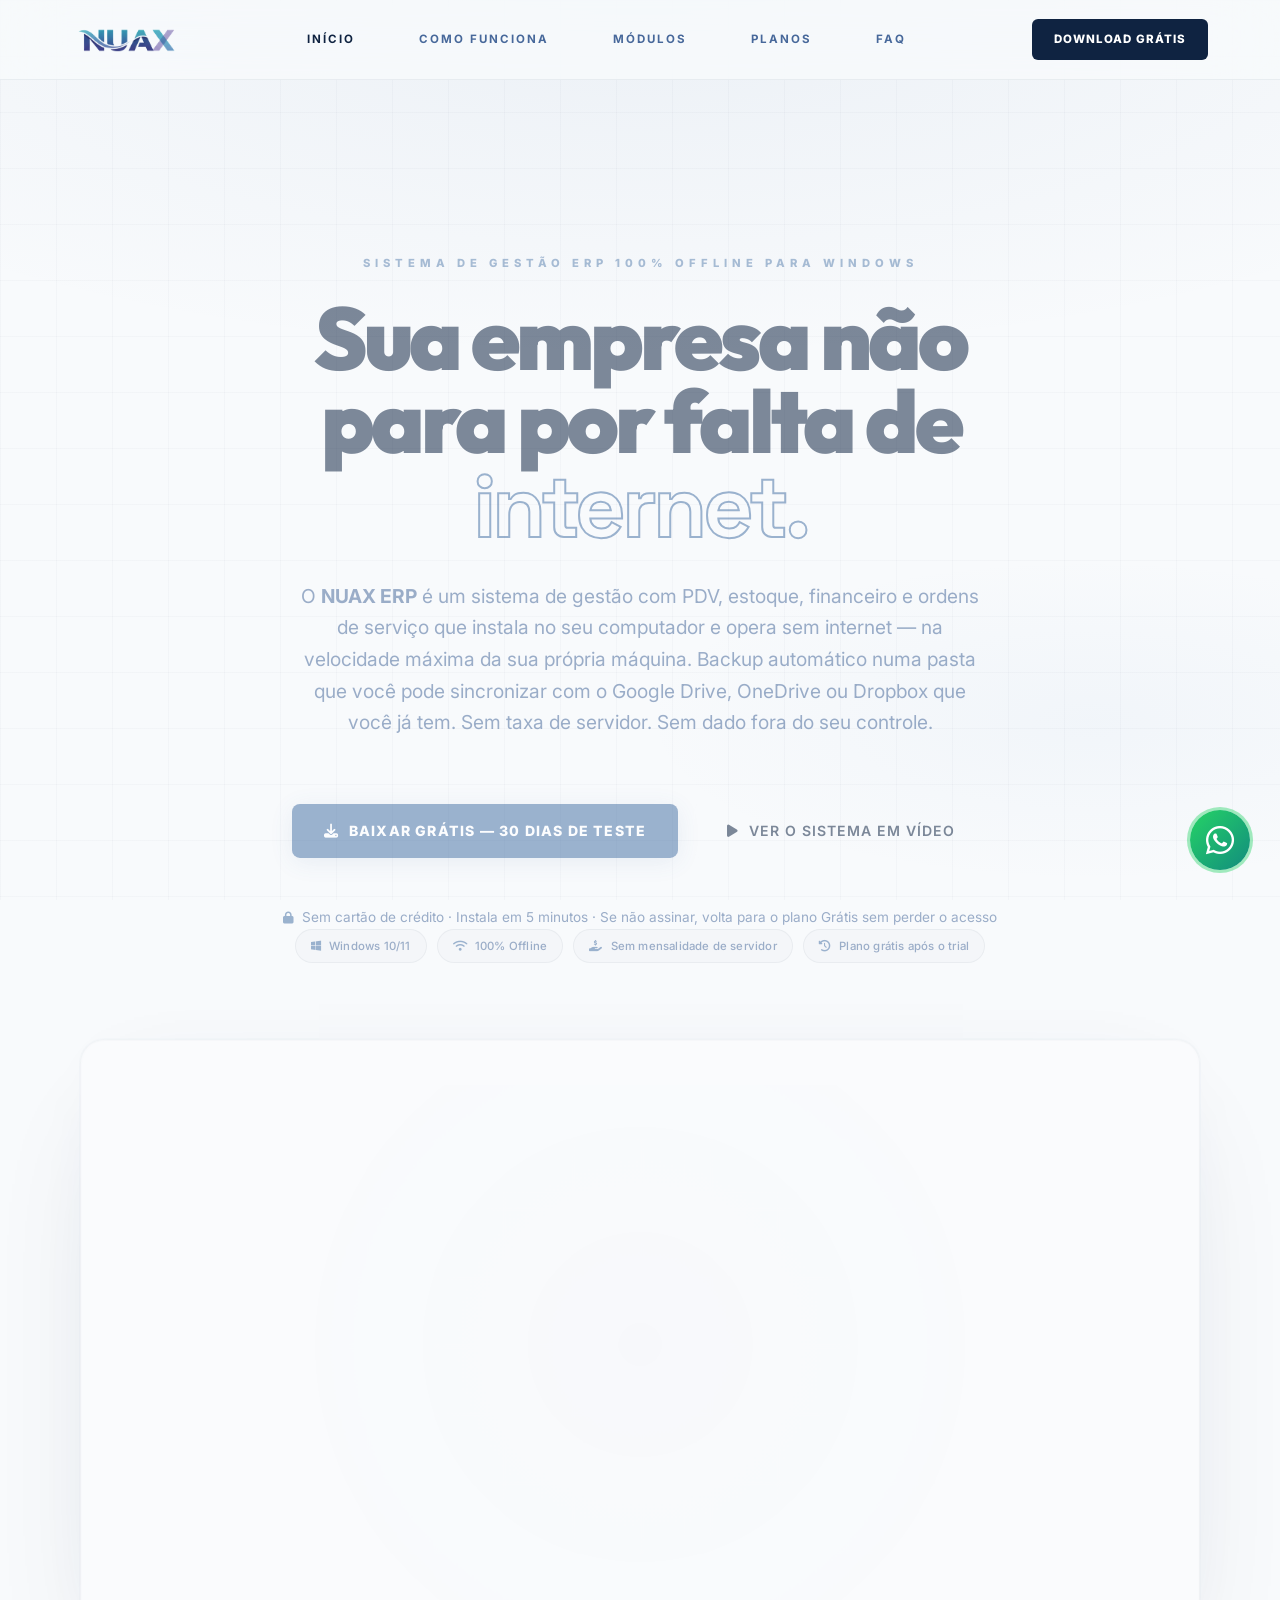
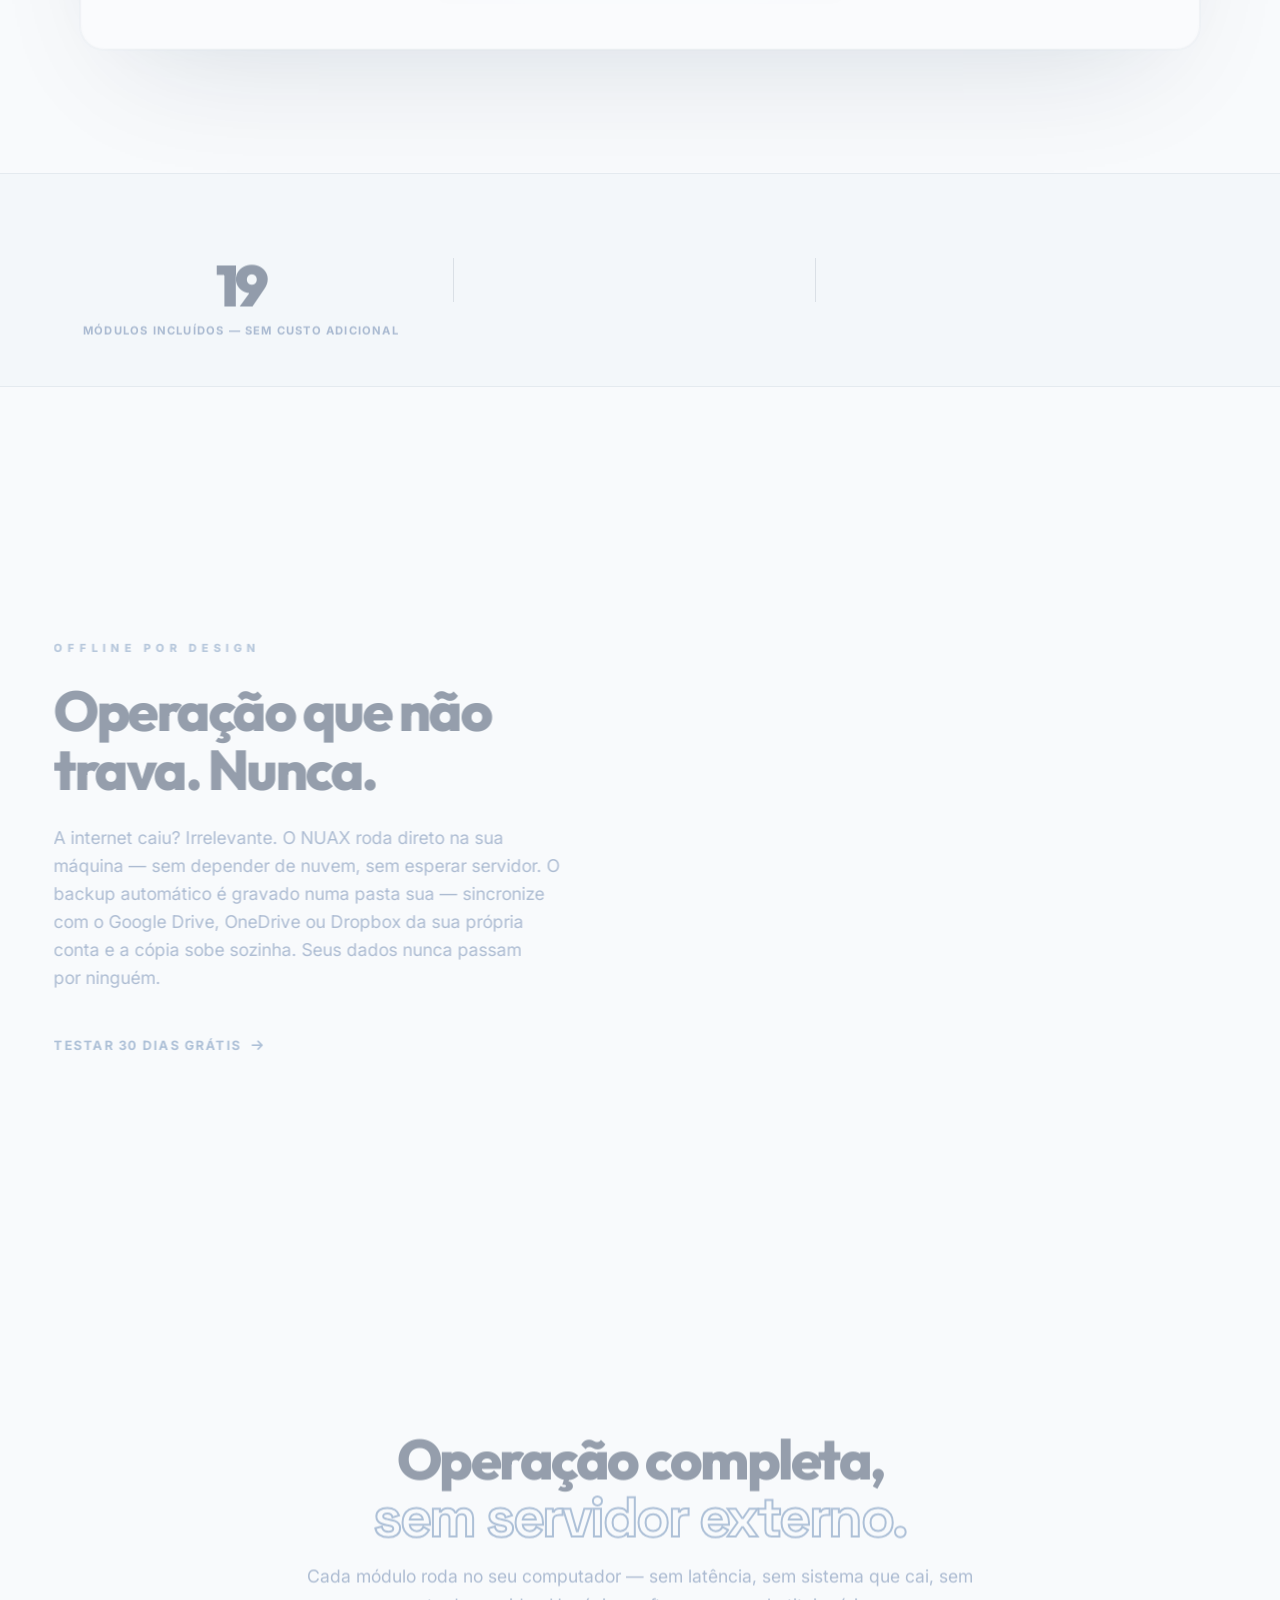
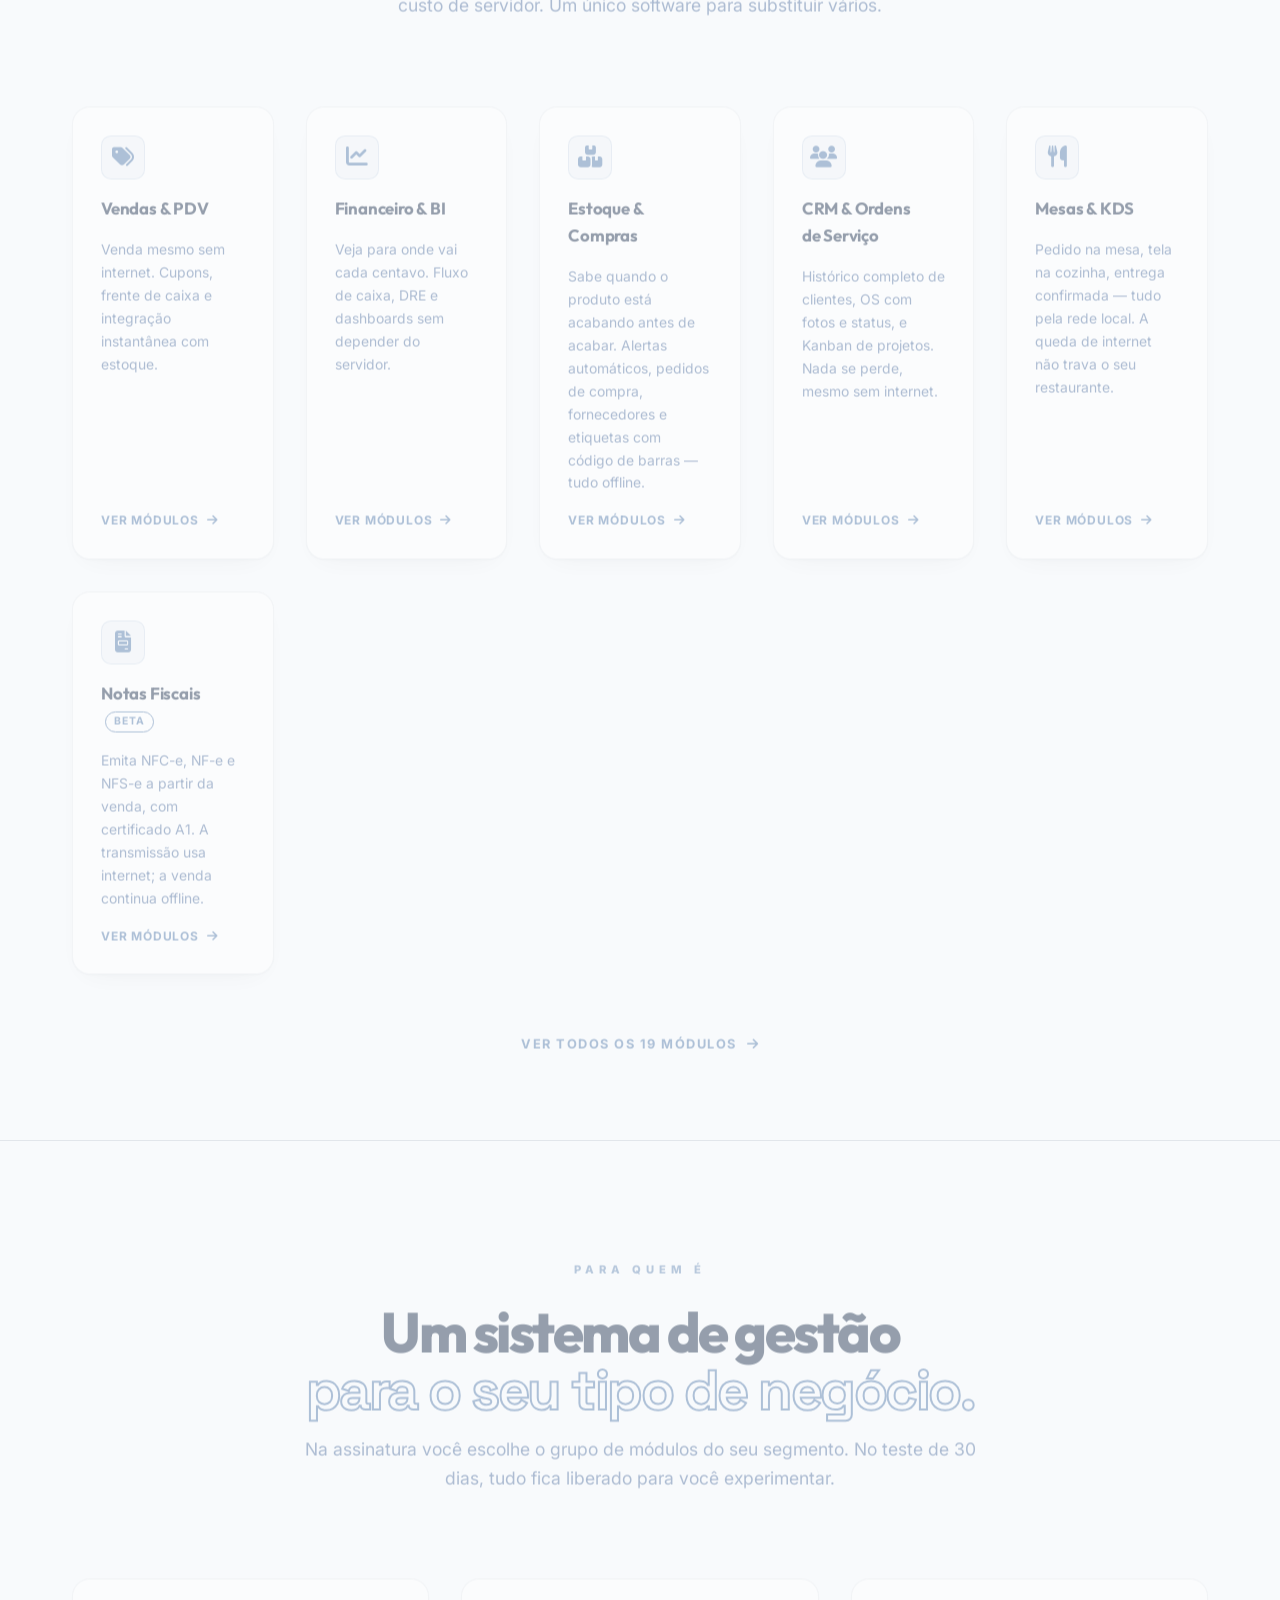
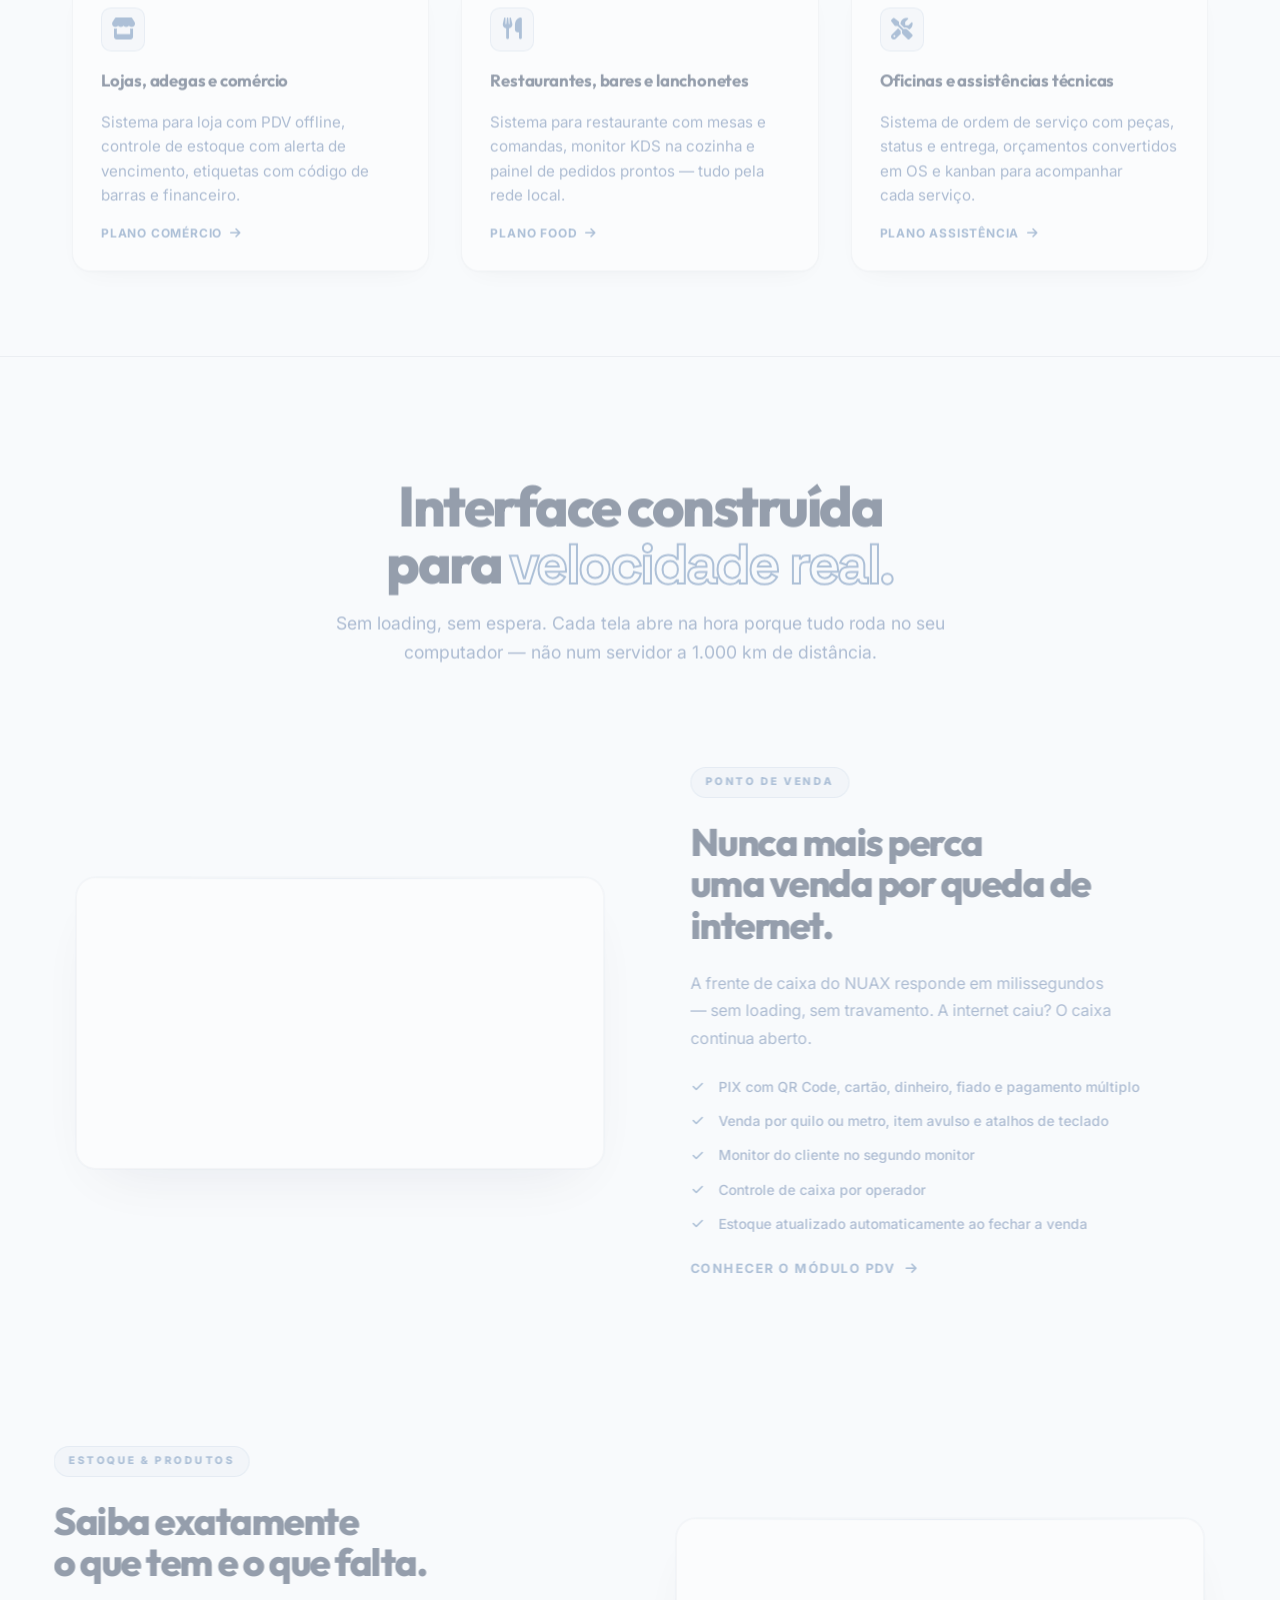
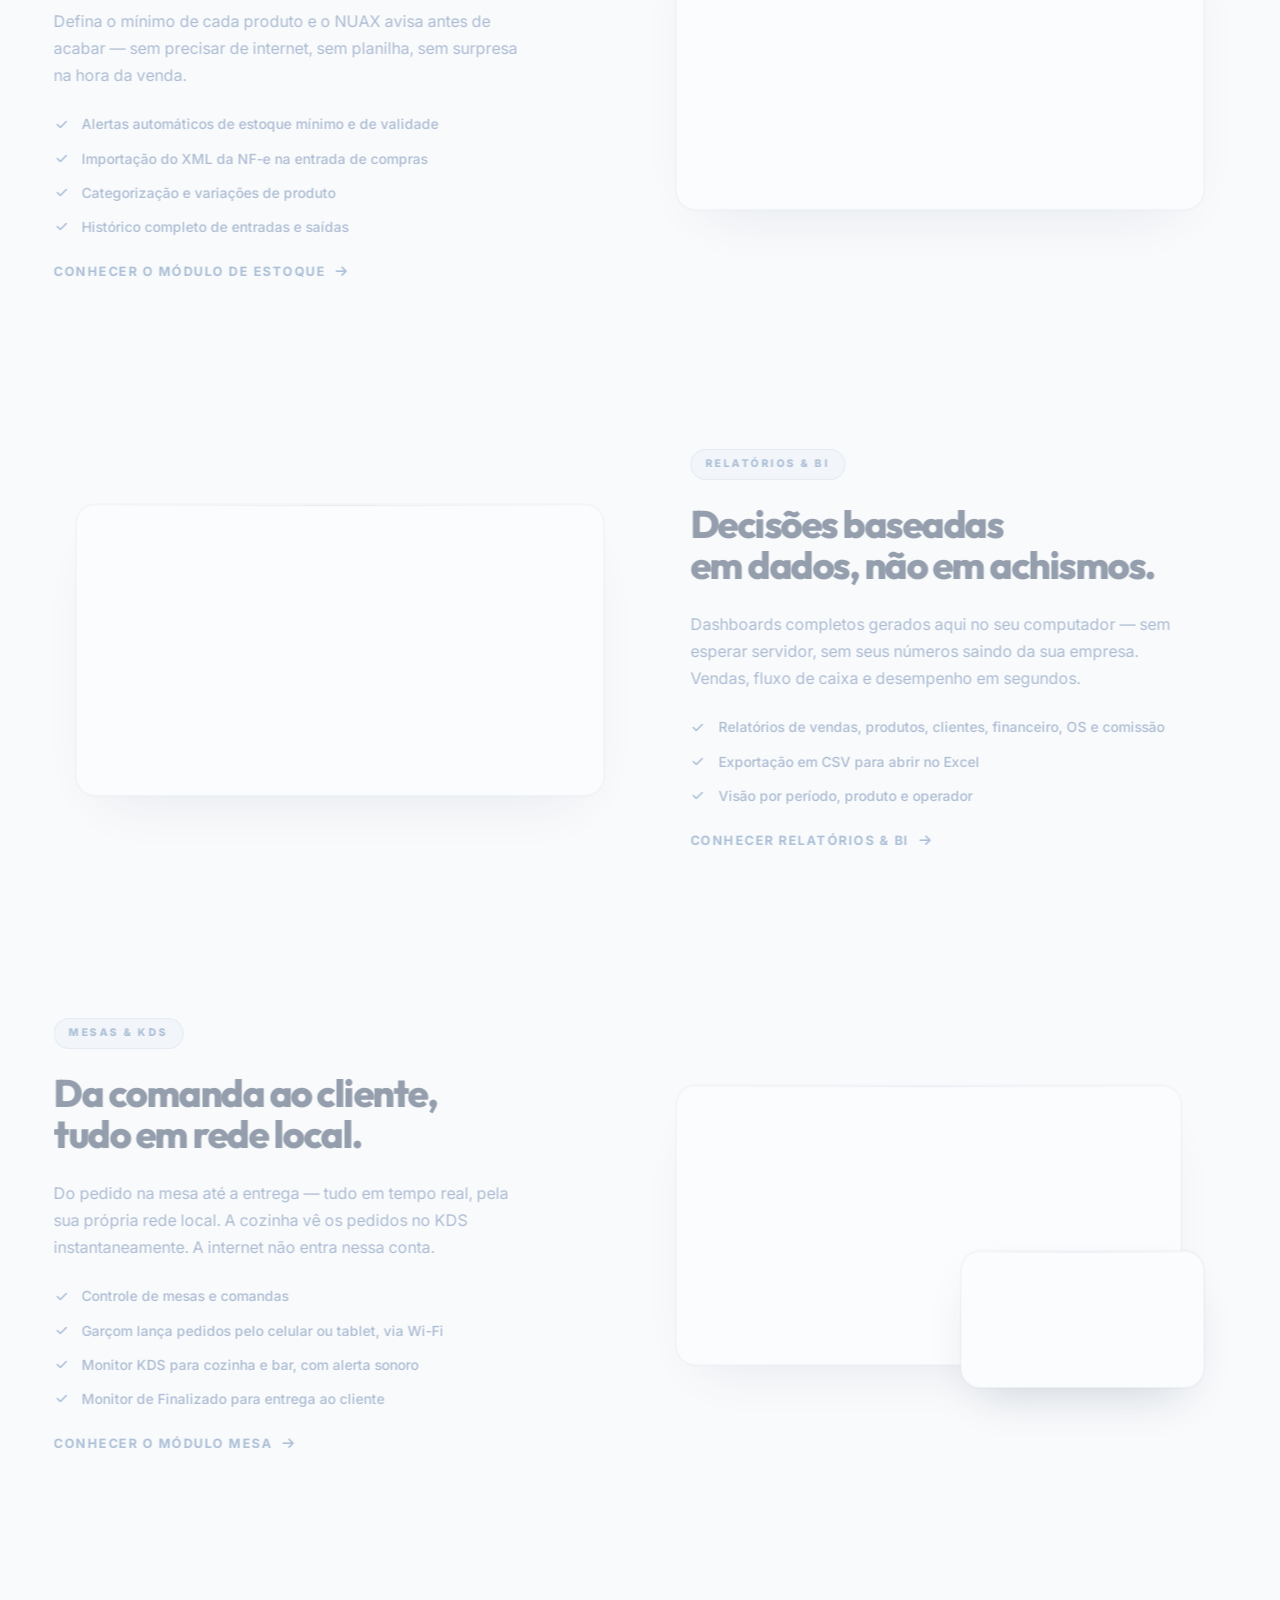
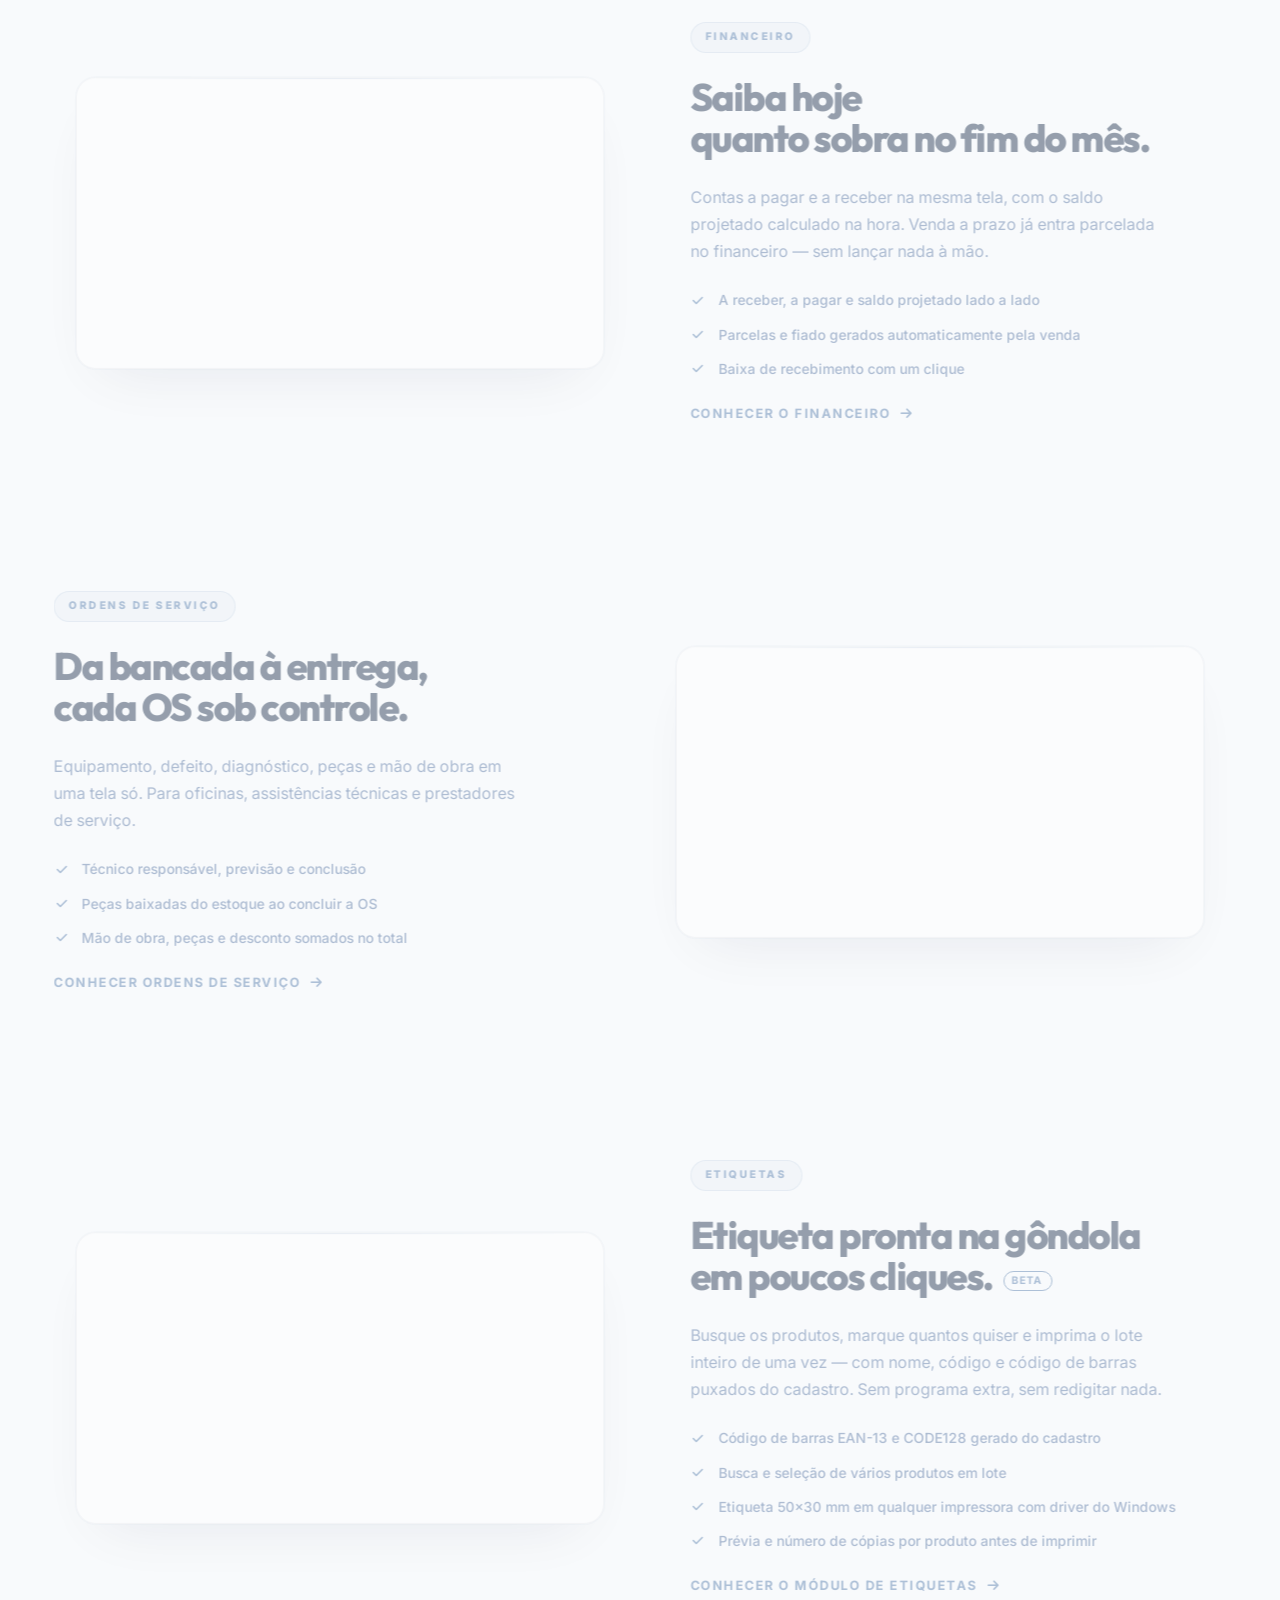
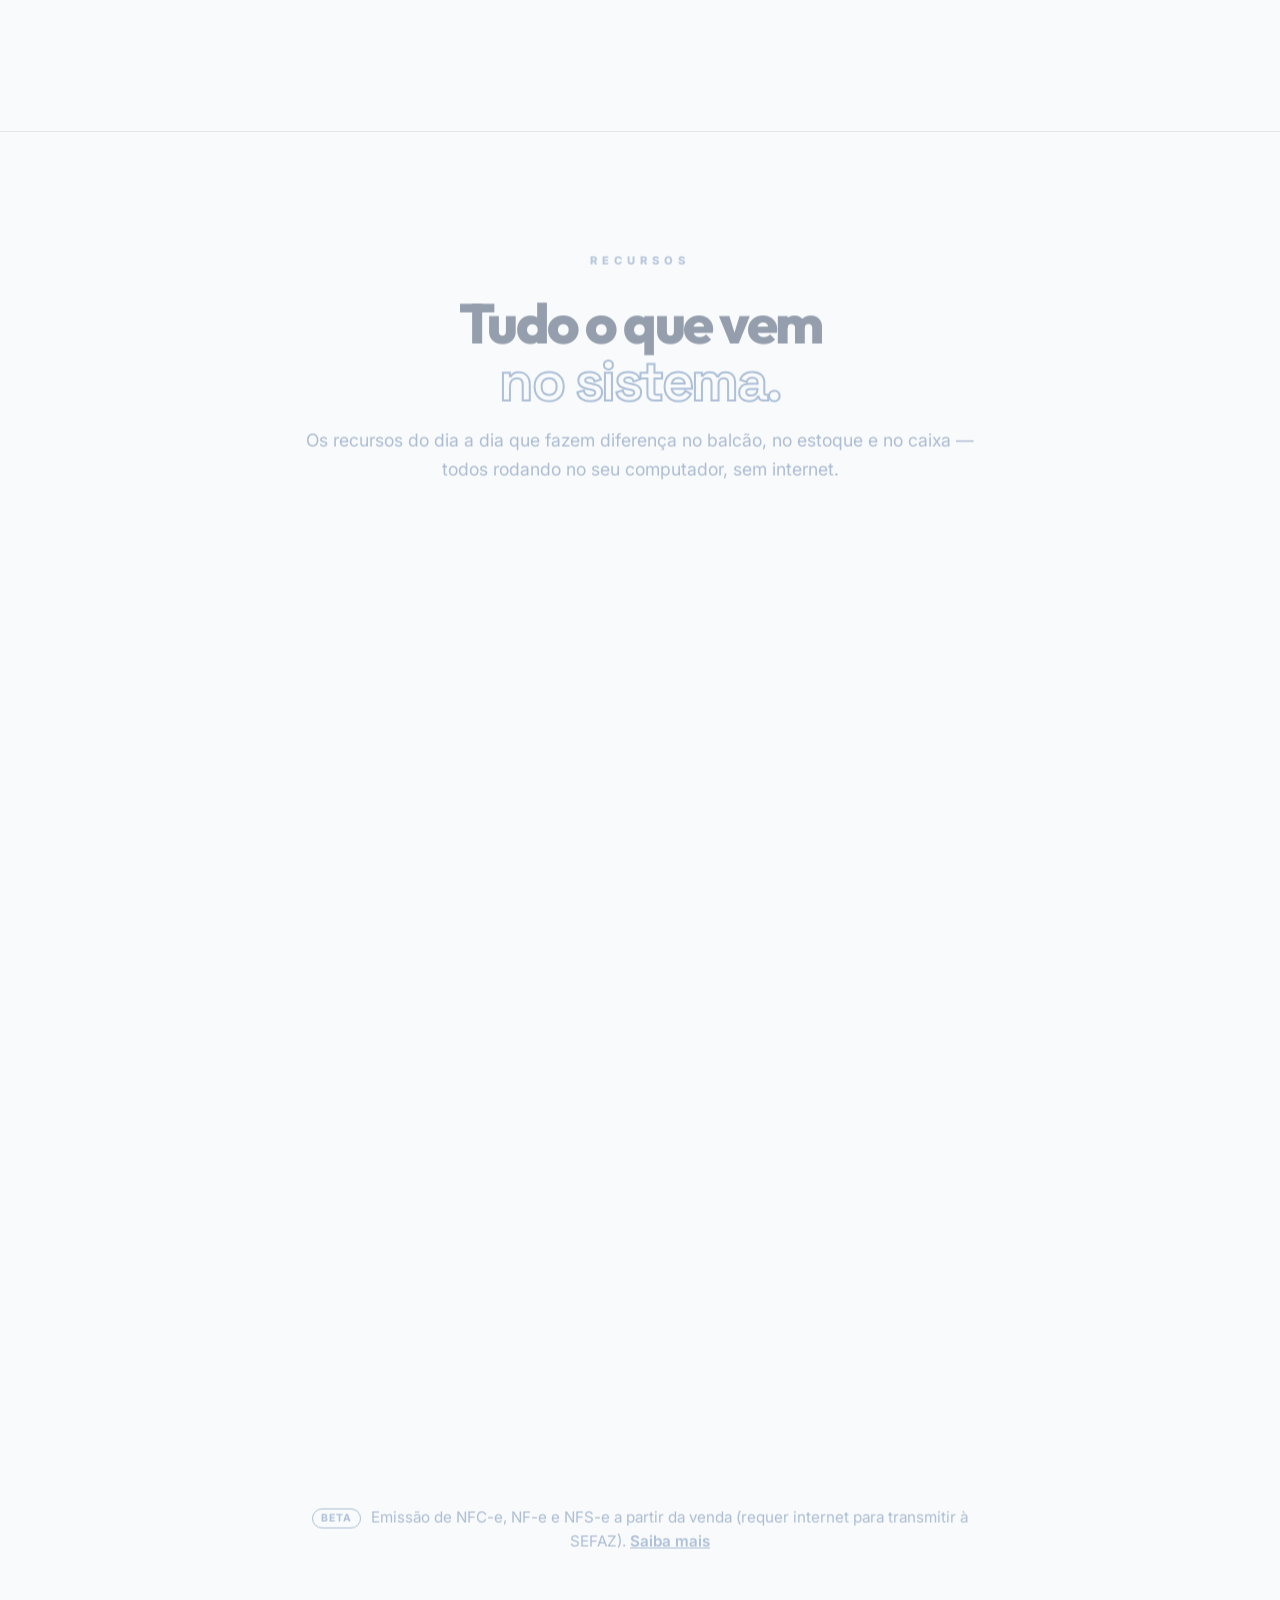
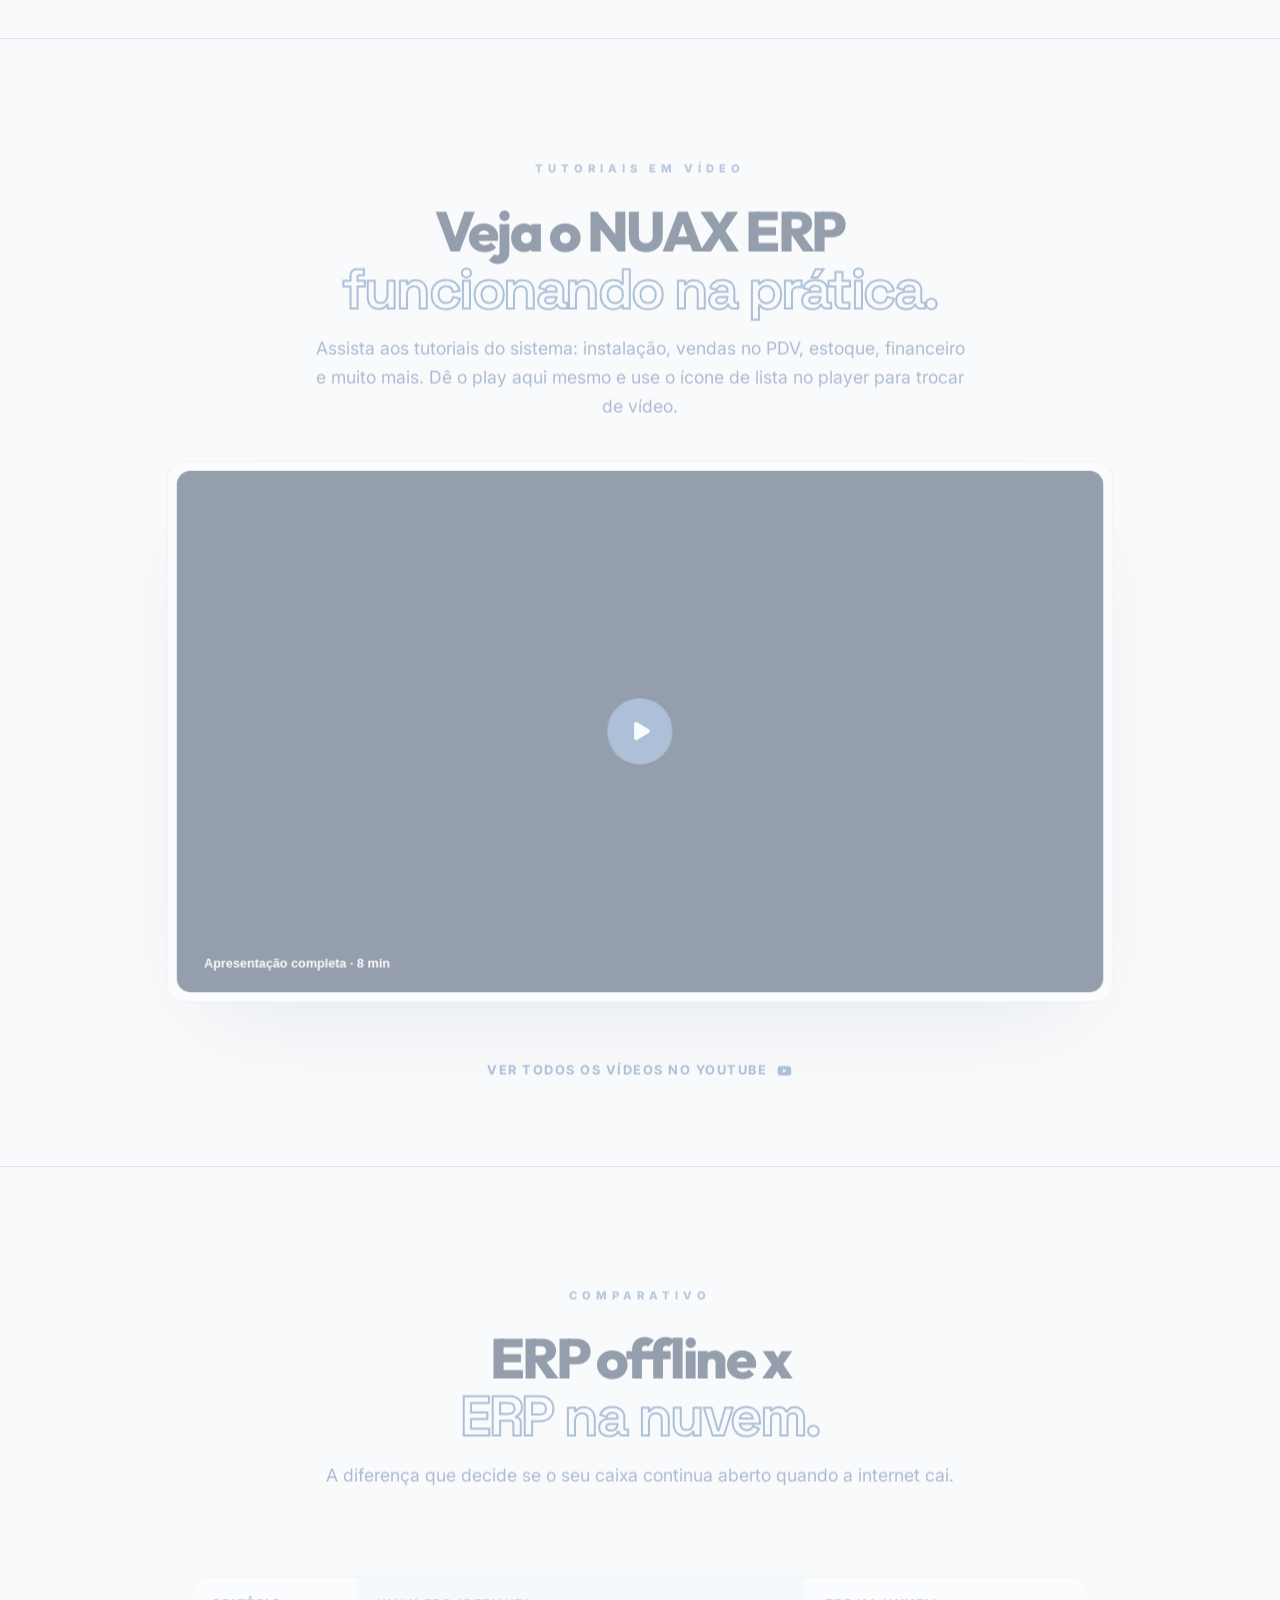
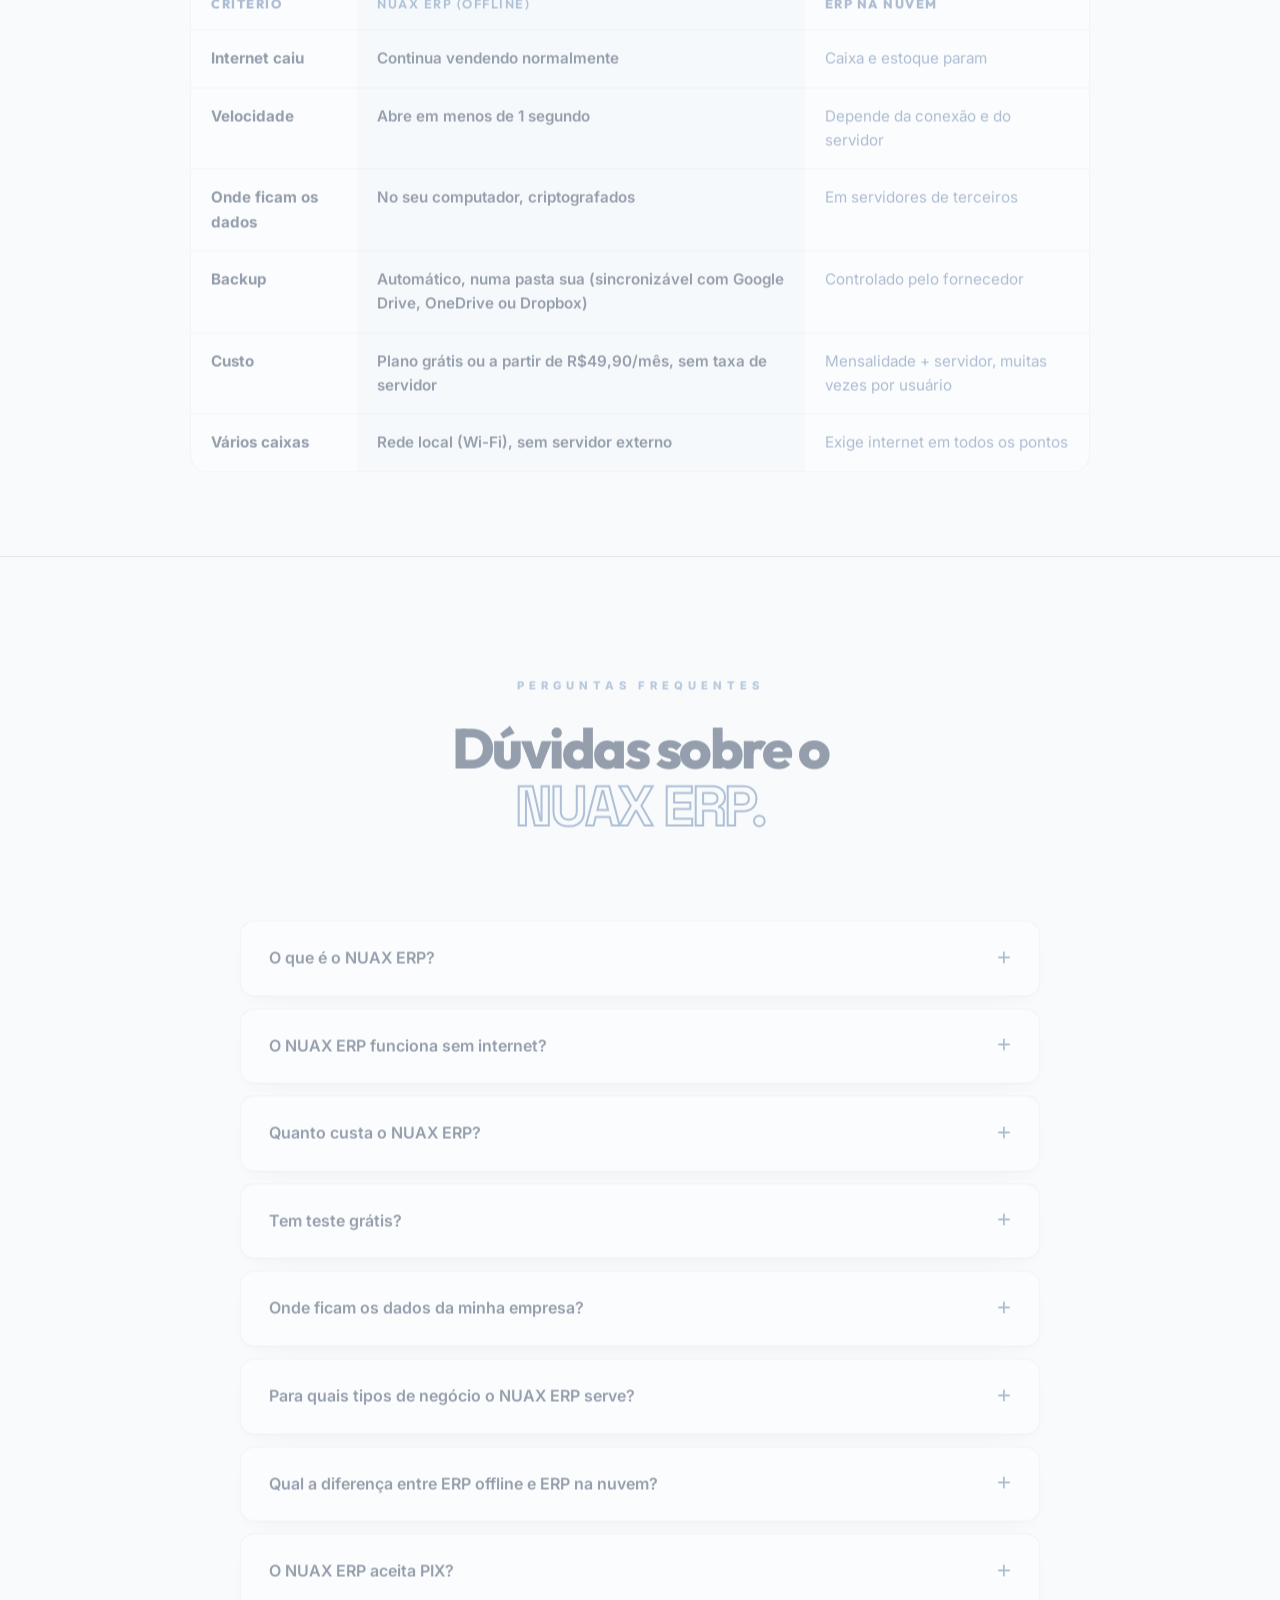
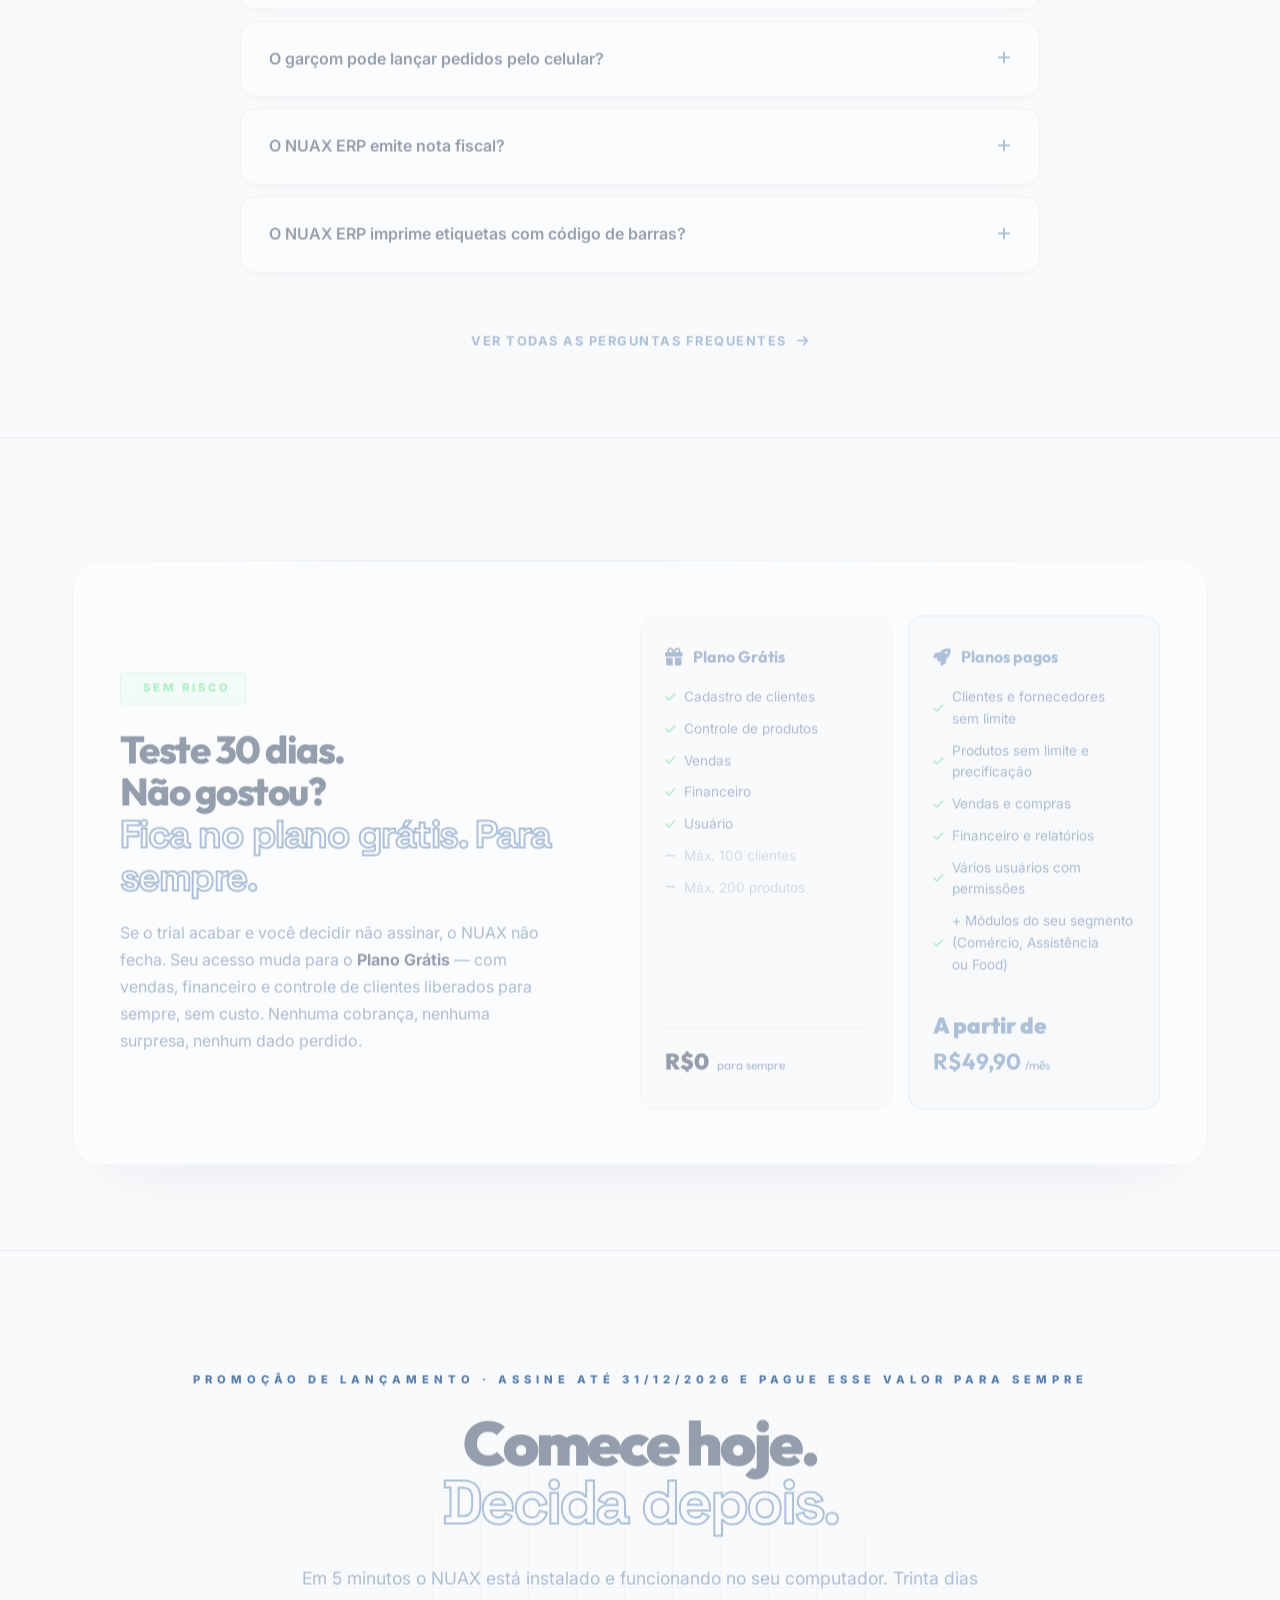
<file: erp/index.html>
<!DOCTYPE html><html lang="pt-br"><head><meta charset="UTF-8"><meta http-equiv="refresh" content="0; url=../"><link rel="canonical" href="https://nuax.com.br/"><meta name="robots" content="noindex, follow"><meta name="description" content="Esta página foi movida para nuax.com.br — conheça o NUAX ERP."><title>Redirecionando — NUAX ERP</title></head><body><p>Esta página se mudou. Se você não for redirecionado automaticamente, <a href="../">clique aqui</a>.</p></body></html>
</file>
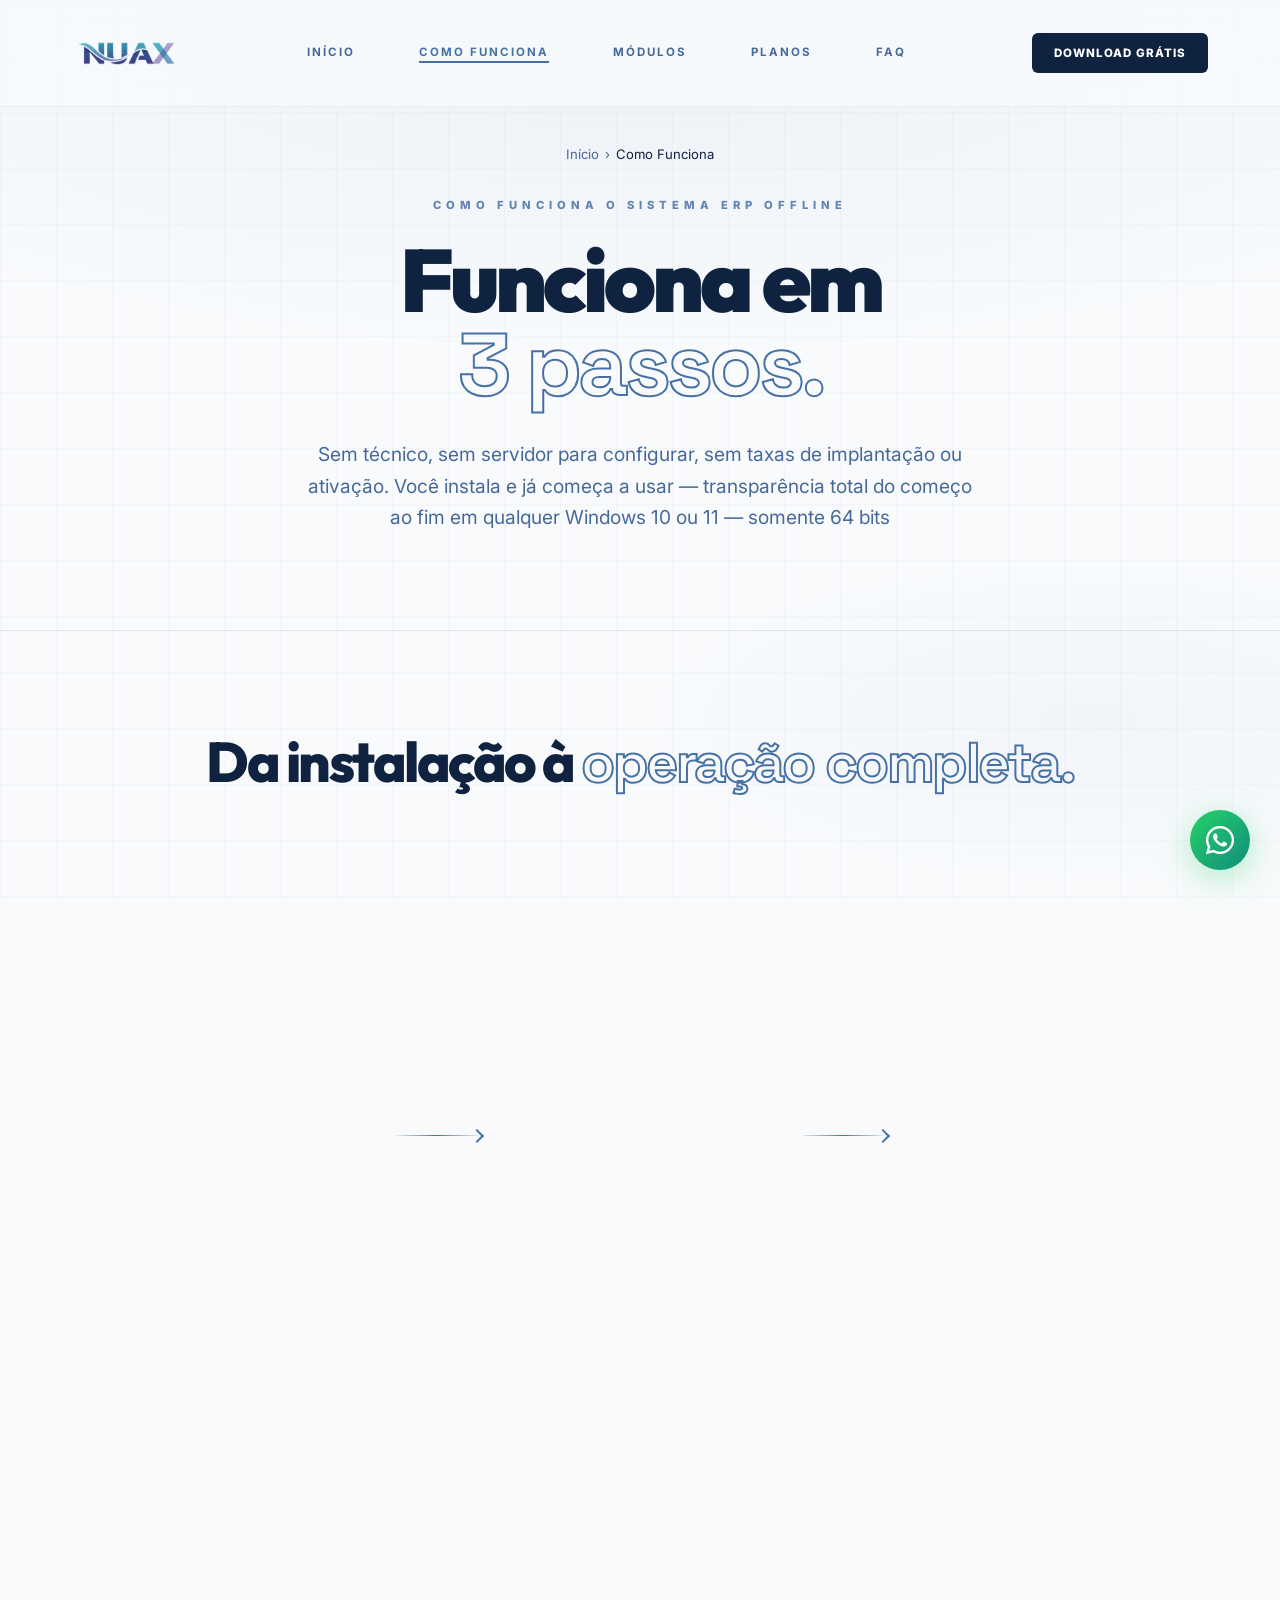
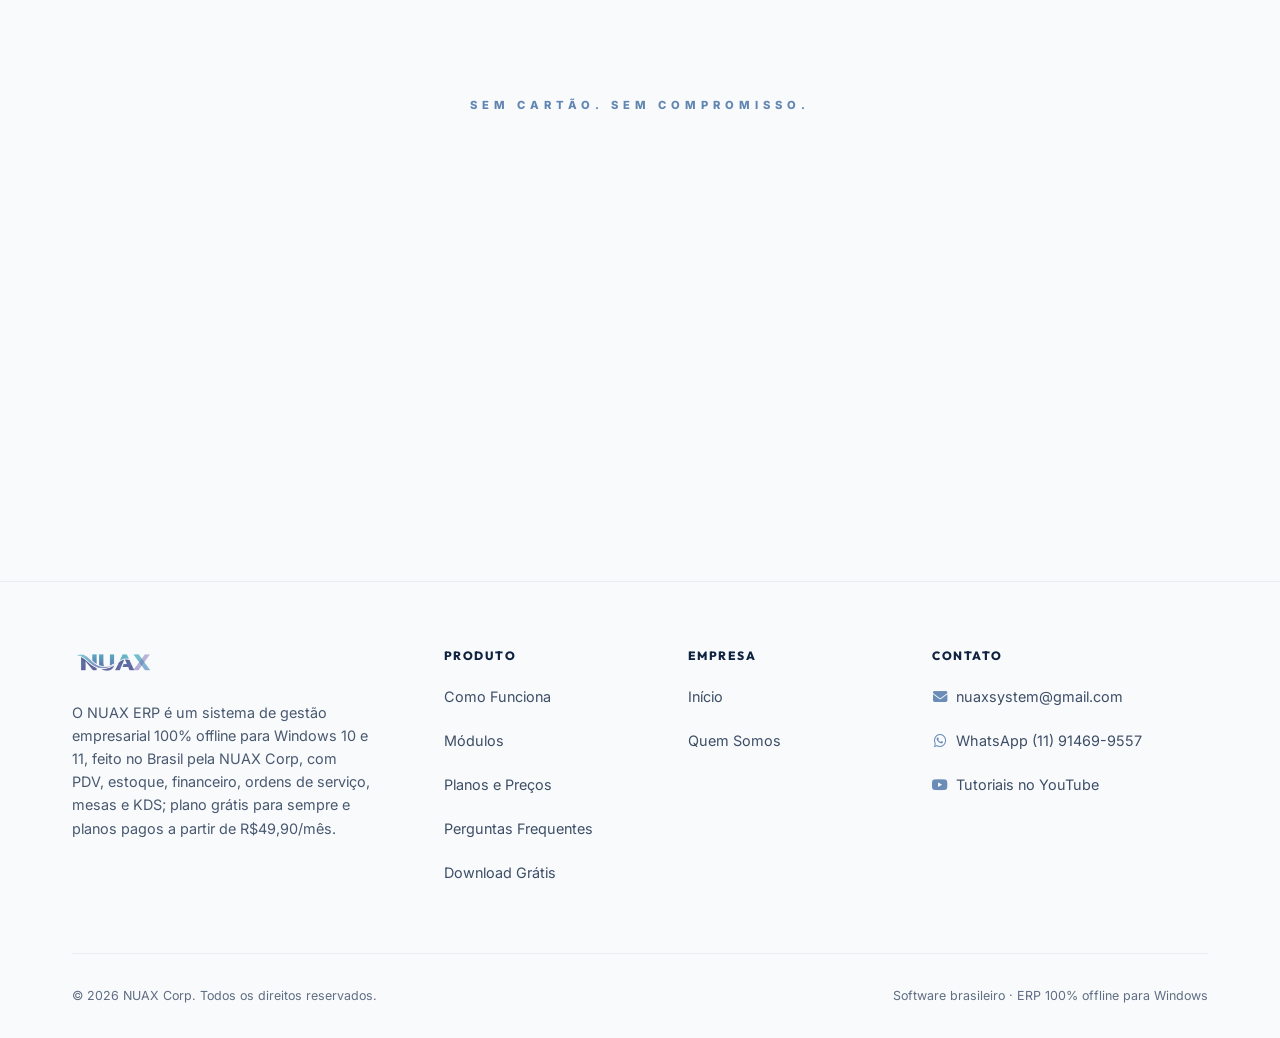
<file: como-funciona.html>
<!DOCTYPE html><html lang="pt-br"><head><meta charset="UTF-8"><meta http-equiv="refresh" content="0; url=erp/como-funciona.html"><link rel="canonical" href="https://nuax.com.br/erp/como-funciona.html"><meta name="robots" content="noindex, follow"><meta name="description" content="Esta página foi movida para nuax.com.br/erp/como-funciona.html — veja como o NUAX ERP funciona."><title>Redirecionando — NUAX ERP</title></head><body><p>Esta página se mudou. Se você não for redirecionado automaticamente, <a href="erp/como-funciona.html">clique aqui</a>.</p></body></html>
</file>
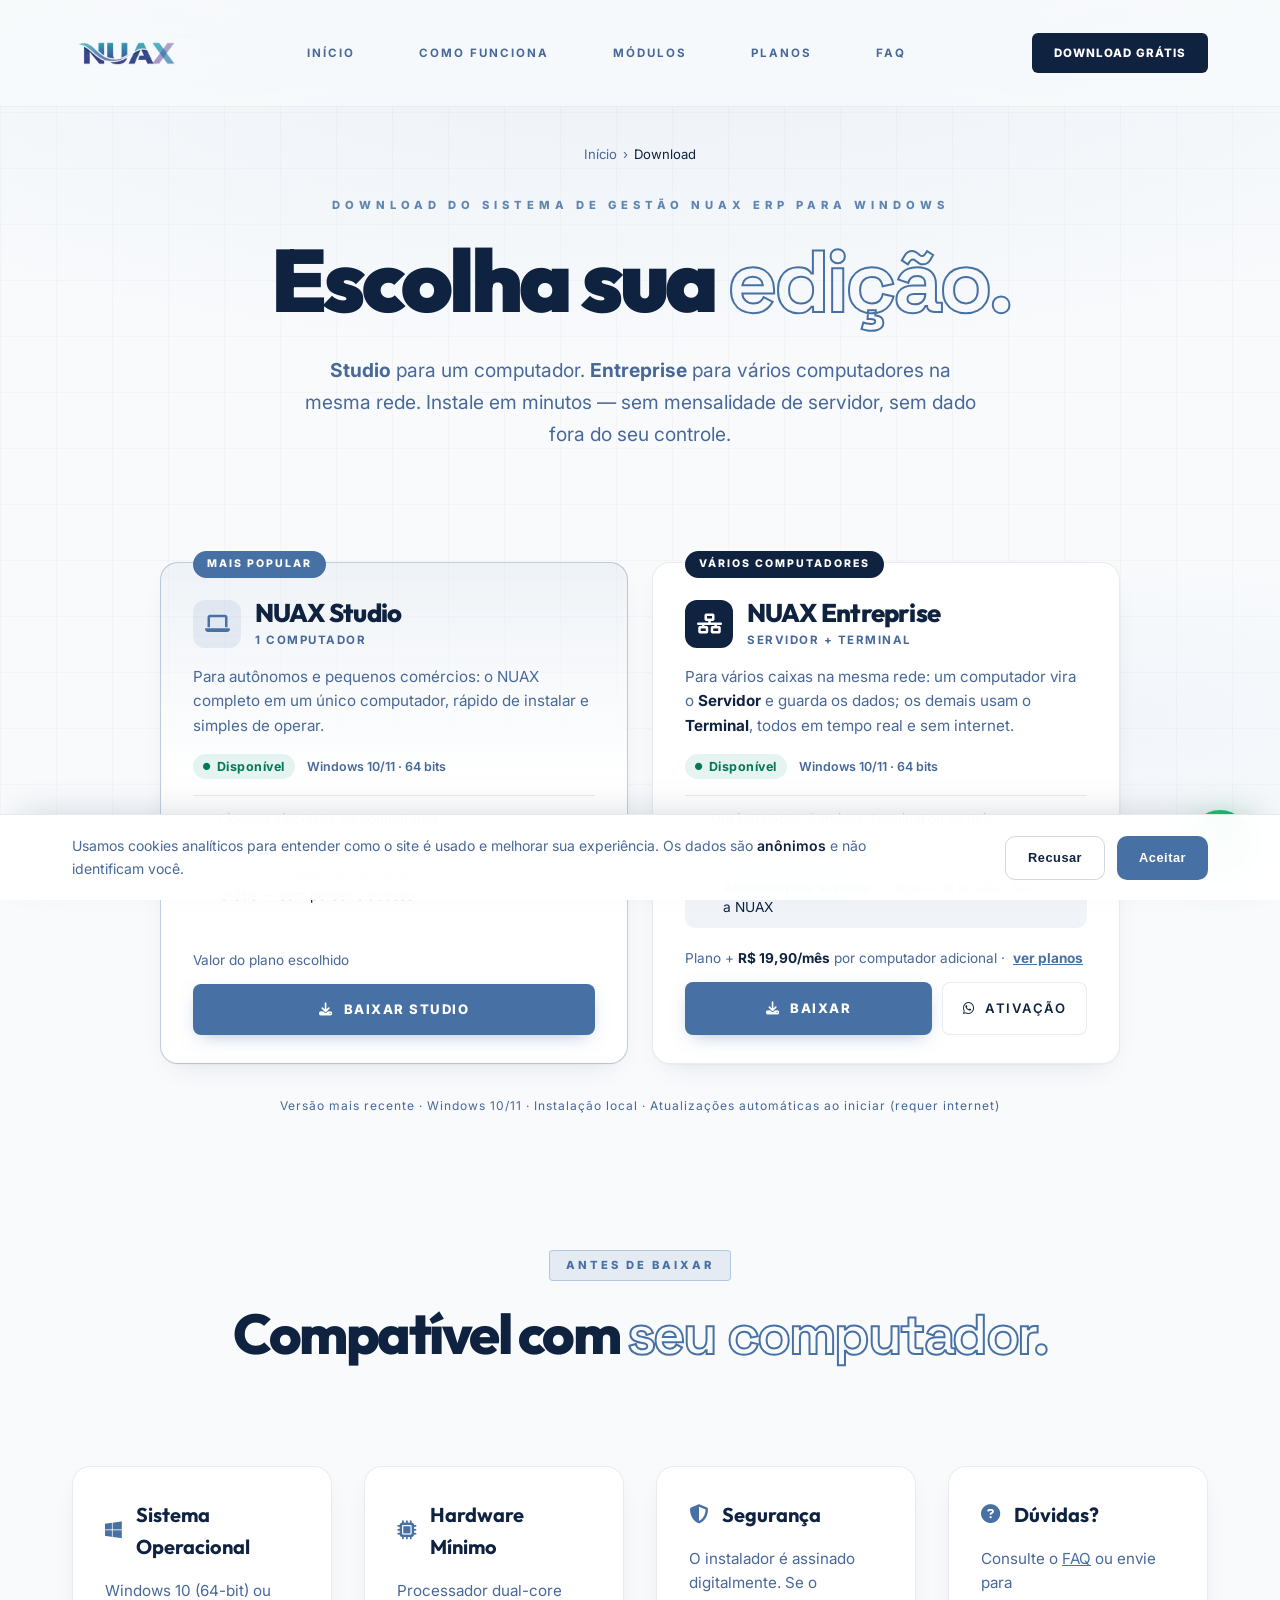
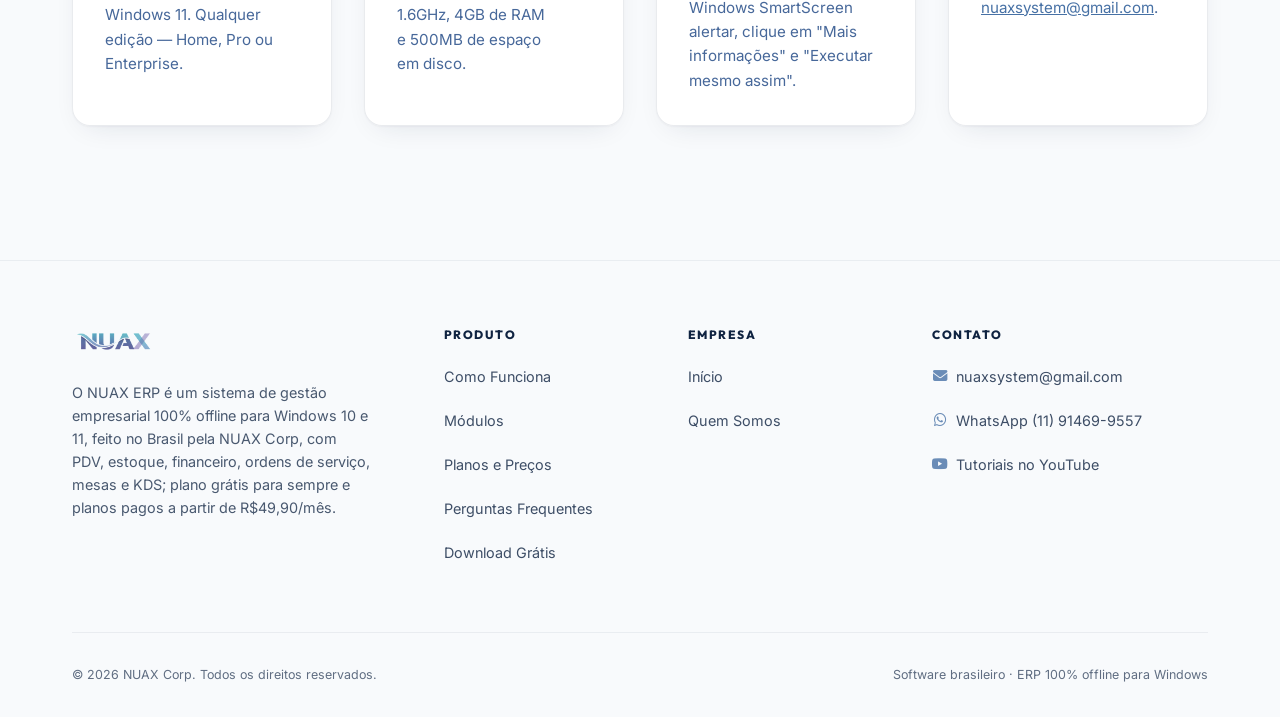
<file: download.html>
<!DOCTYPE html><html lang="pt-br"><head><meta charset="UTF-8"><meta name="viewport" content="width=device-width,initial-scale=1"><meta http-equiv="refresh" content="1; url=erp/download.html"><link rel="canonical" href="https://nuax.com.br/erp/download.html"><meta name="robots" content="noindex, follow"><meta name="description" content="Esta página foi movida para nuax.com.br/erp/download.html — baixe o NUAX ERP grátis."><meta name="theme-color" content="#f8fafc"><title>Download NUAX ERP — Redirecionando</title><link rel="icon" href="assets/favicon.ico" sizes="any"><script>location.replace("erp/download.html"+location.search+location.hash)</script><style>:root{--lux-bg:#f8fafc;--lux-border:rgba(15, 35, 65, 0.1);--lux-text-primary:#0f2341;--lux-text-secondary:#517caf;--lux-accent:#4771a5;--lux-accent-hover:#416896}*{box-sizing:border-box;margin:0}body{min-height:100vh;display:flex;align-items:center;justify-content:center;padding:16px;background:var(--lux-bg);color:var(--lux-text-primary);font-family:Inter,system-ui,-apple-system,'Segoe UI',Roboto,sans-serif}.redir{width:100%;max-width:420px;text-align:center;display:flex;flex-direction:column;align-items:center;gap:16px}.redir img{height:32px;width:auto;margin-bottom:16px}.redir-spinner{width:32px;height:32px;border-radius:50%;border:3px solid var(--lux-border);border-top-color:var(--lux-accent);animation:spin .8s linear infinite}@keyframes spin{to{transform:rotate(360deg)}}h1{font-size:1.25rem;font-weight:700;letter-spacing:-.3px}p{font-size:.95rem;line-height:1.6;color:var(--lux-text-secondary)}.redir-btn{display:inline-flex;align-items:center;justify-content:center;min-height:48px;margin-top:8px;padding:0 28px;border-radius:8px;background:var(--lux-accent);color:#fff;font-size:.85rem;font-weight:800;letter-spacing:1.5px;text-transform:uppercase;text-decoration:none;transition:background .2s ease}.redir-btn:hover{background:var(--lux-accent-hover)}.redir-btn:focus-visible{outline:3px solid var(--lux-accent);outline-offset:3px}@media (prefers-reduced-motion:reduce){.redir-spinner{animation:none;border-top-color:var(--lux-border)}}</style></head><body><main class="redir"><img src="assets/nuax-nome-transparente.png" alt="NUAX ERP" width="84" height="32"><div class="redir-spinner" role="presentation"></div><h1>Abrindo a página de download…</h1><p>Escolha entre o <strong>NUAX Studio</strong> (um computador) e o <strong>NUAX Entreprise</strong> (vários computadores na mesma rede).</p><a class="redir-btn" href="erp/download.html">Ir para o download</a></main></body></html>
</file>
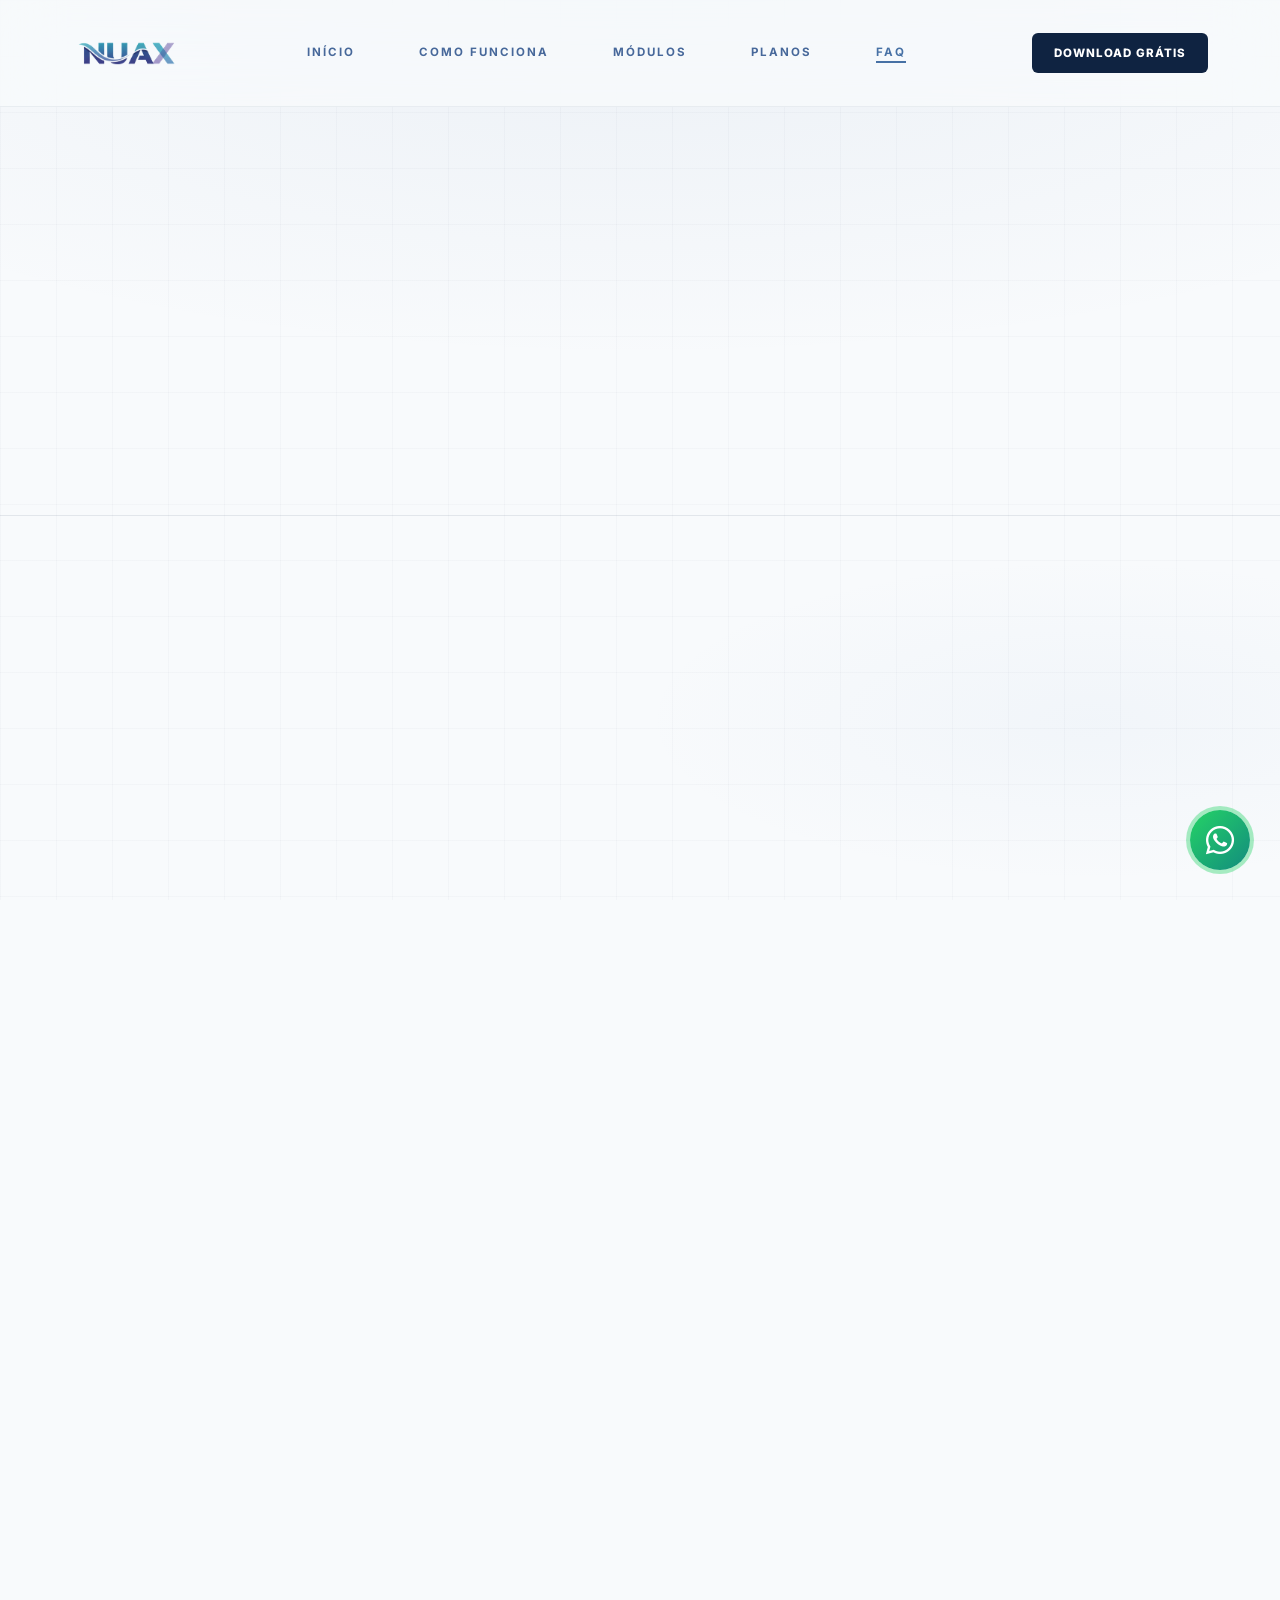
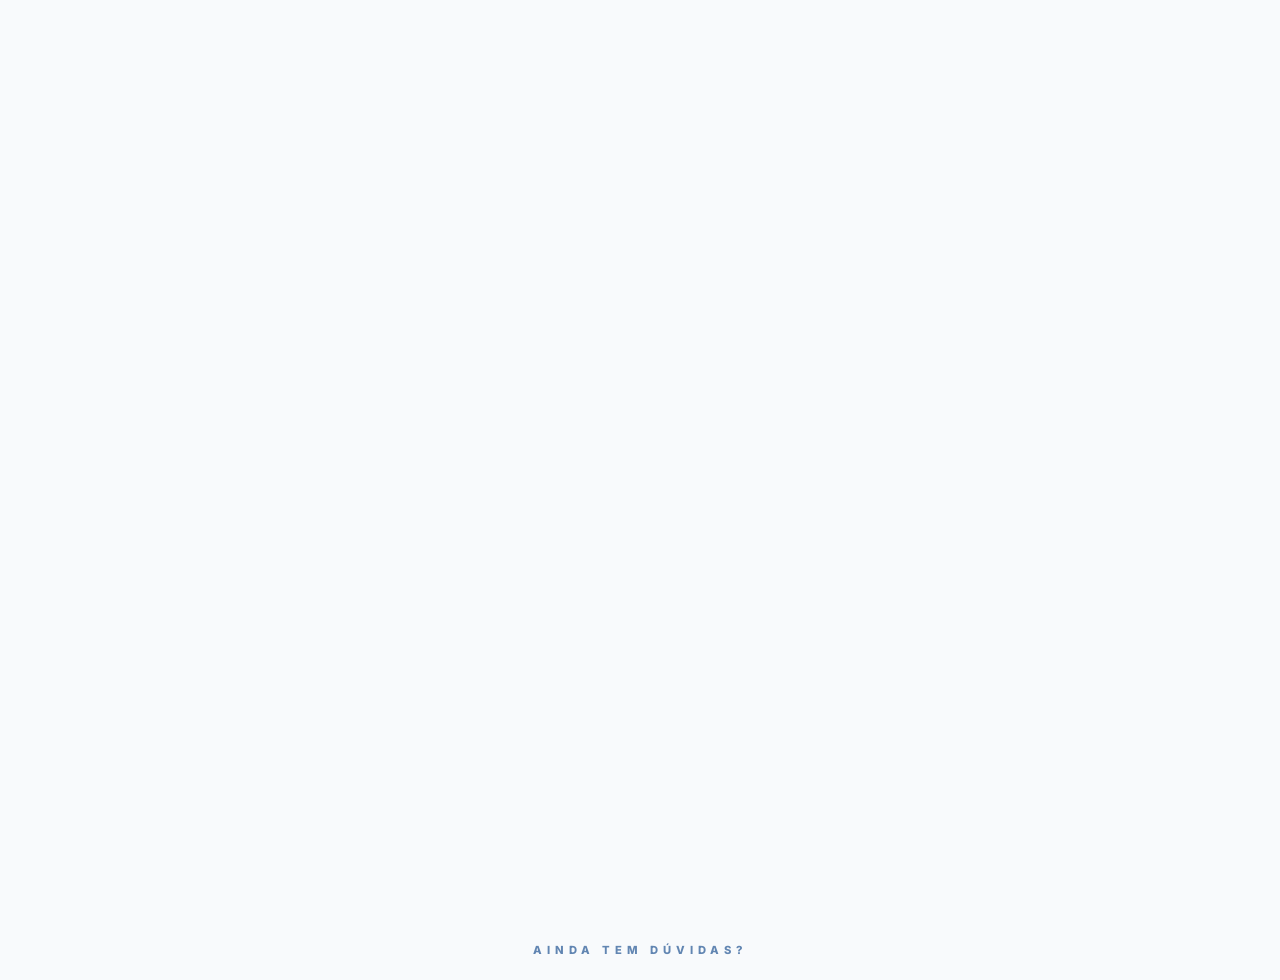
<file: faq.html>
<!DOCTYPE html><html lang="pt-br"><head><meta charset="UTF-8"><meta http-equiv="refresh" content="0; url=erp/faq.html"><link rel="canonical" href="https://nuax.com.br/erp/faq.html"><meta name="robots" content="noindex, follow"><meta name="description" content="Esta página foi movida para nuax.com.br/erp/faq.html — tire suas dúvidas sobre o NUAX ERP."><title>Redirecionando — NUAX ERP</title></head><body><p>Esta página se mudou. Se você não for redirecionado automaticamente, <a href="erp/faq.html">clique aqui</a>.</p></body></html>
</file>
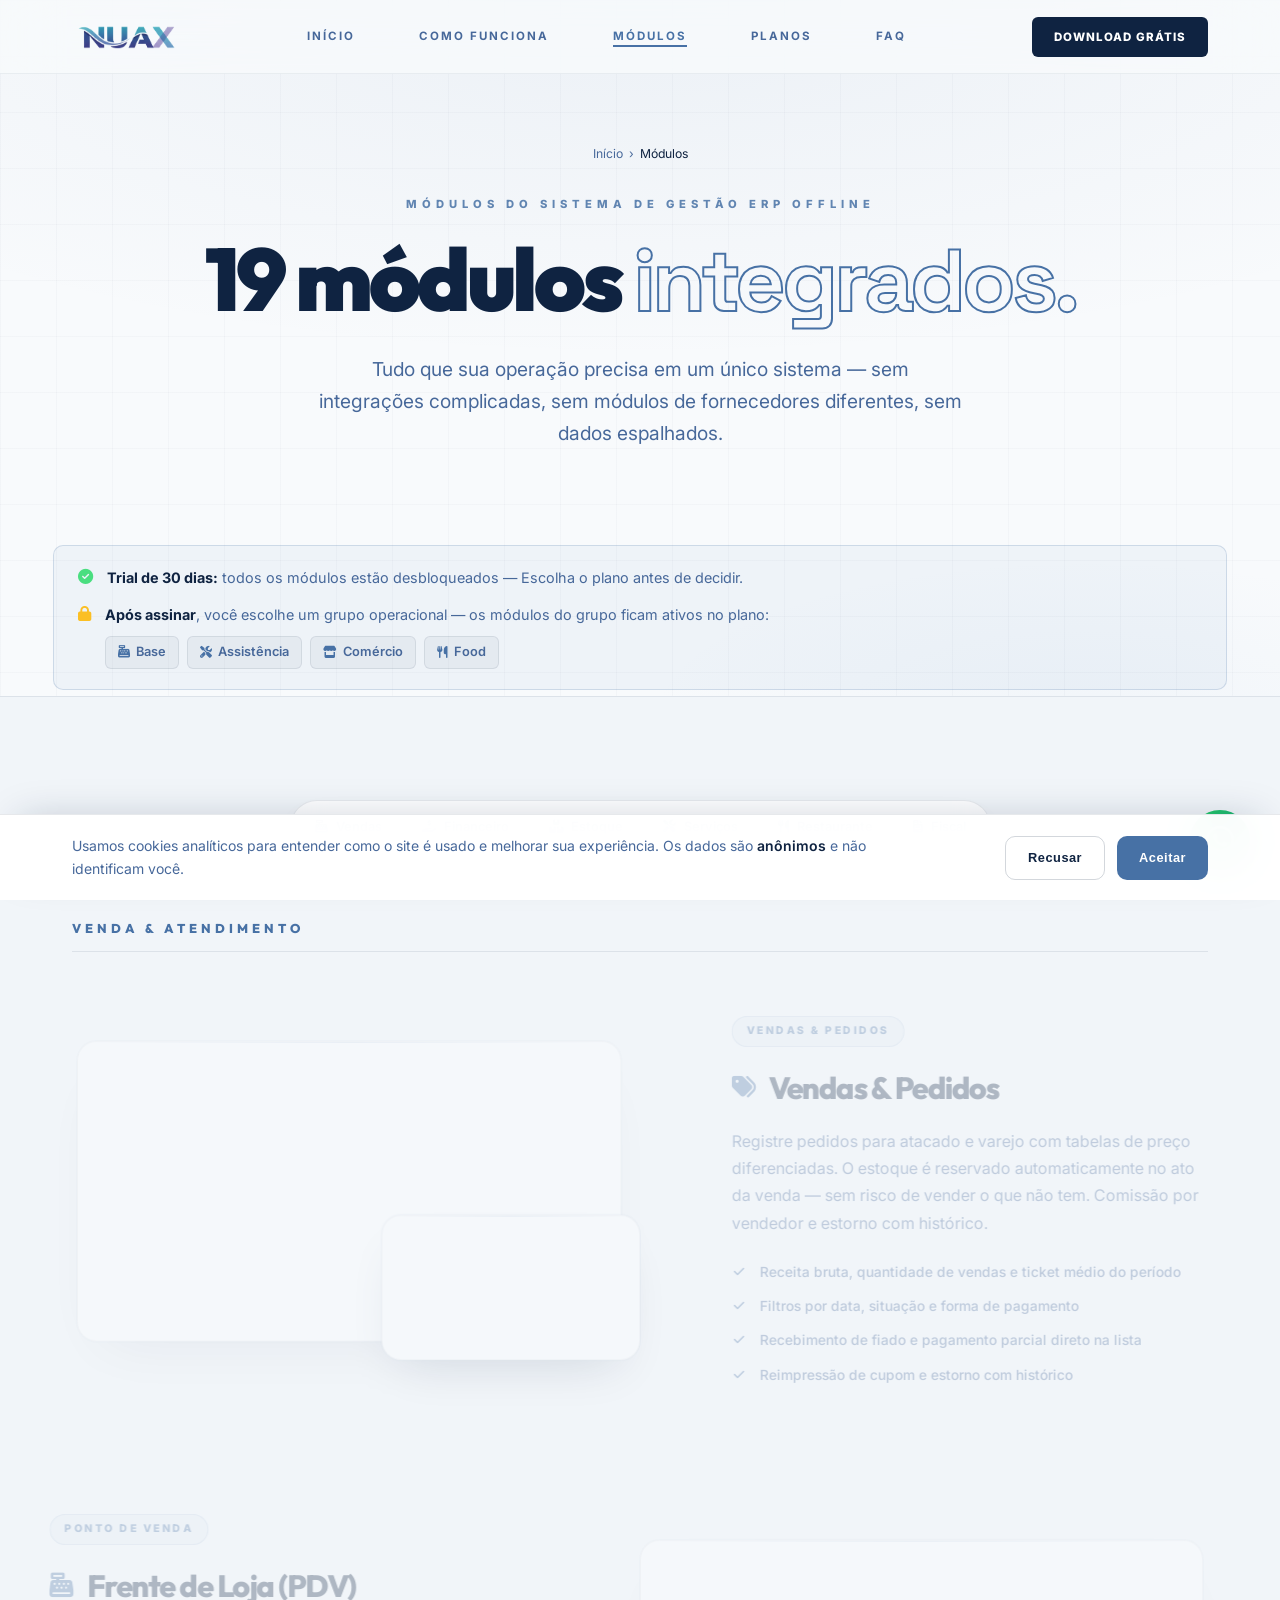
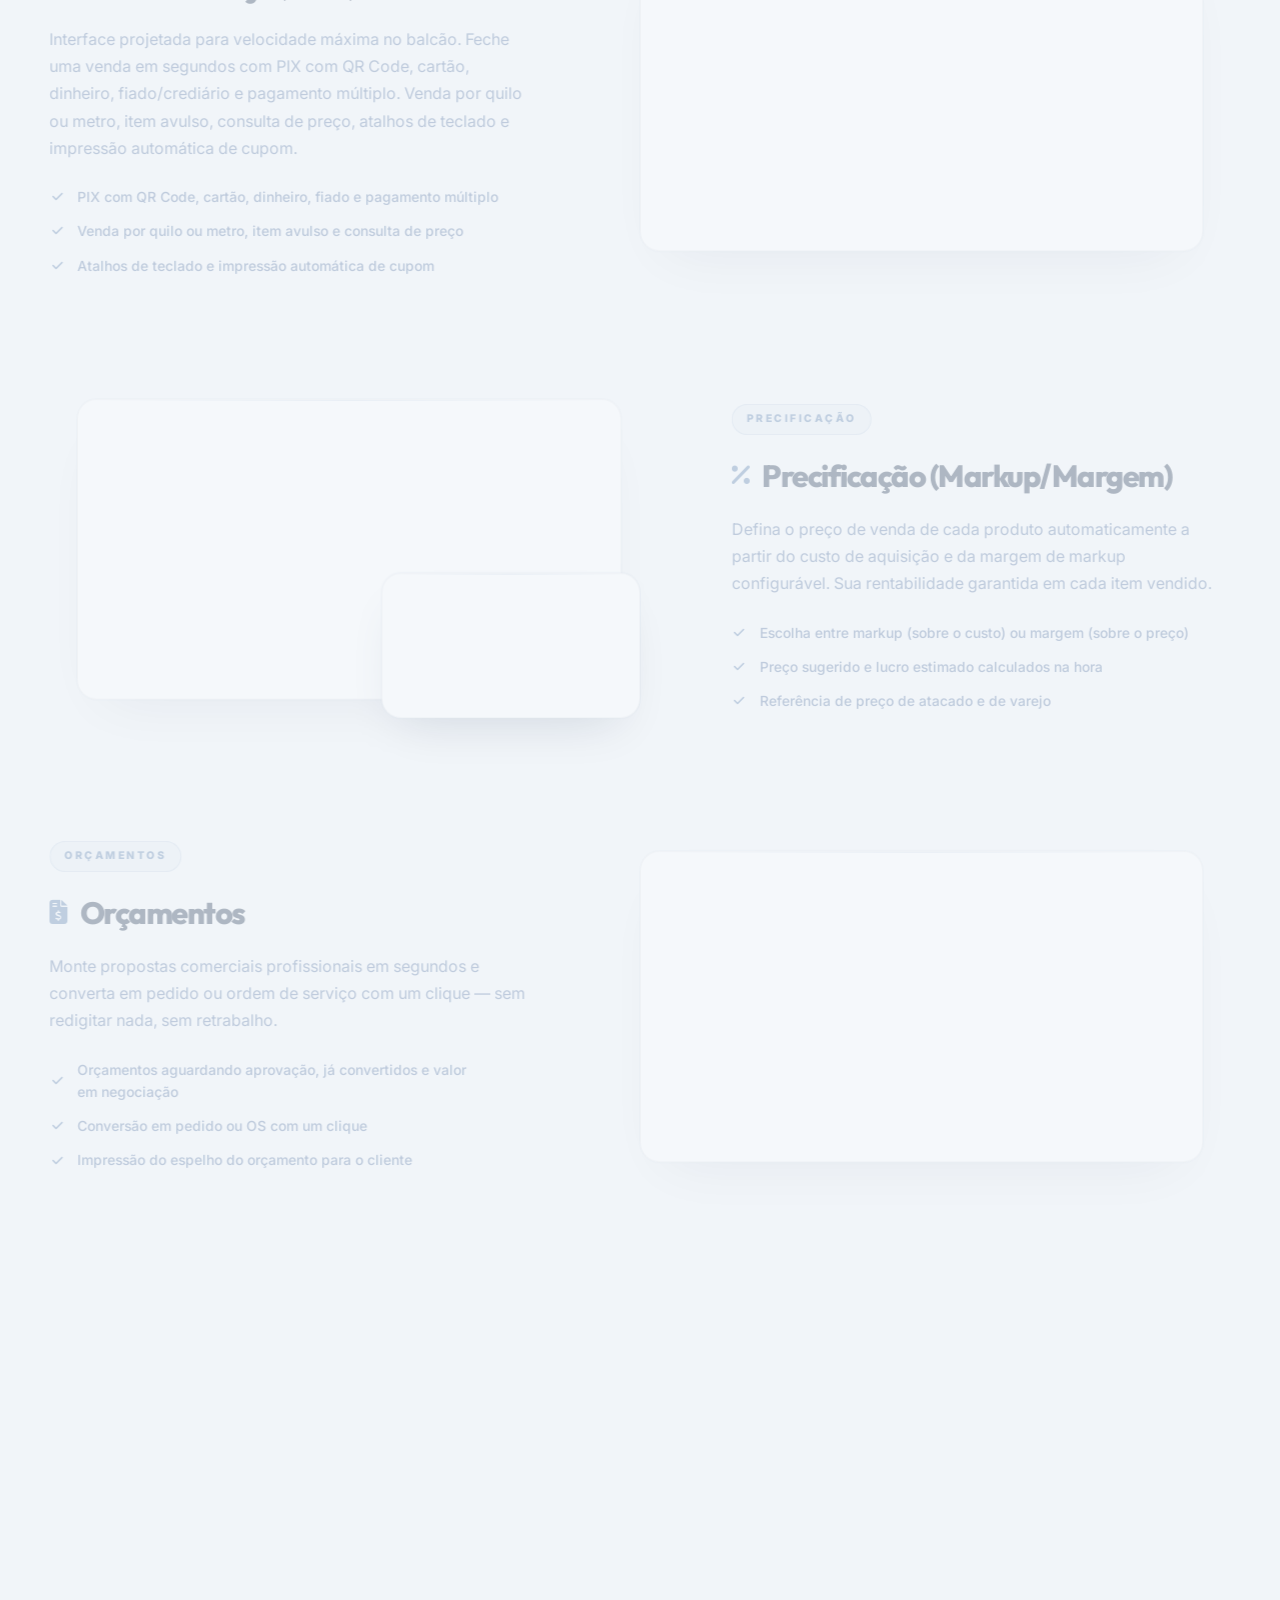
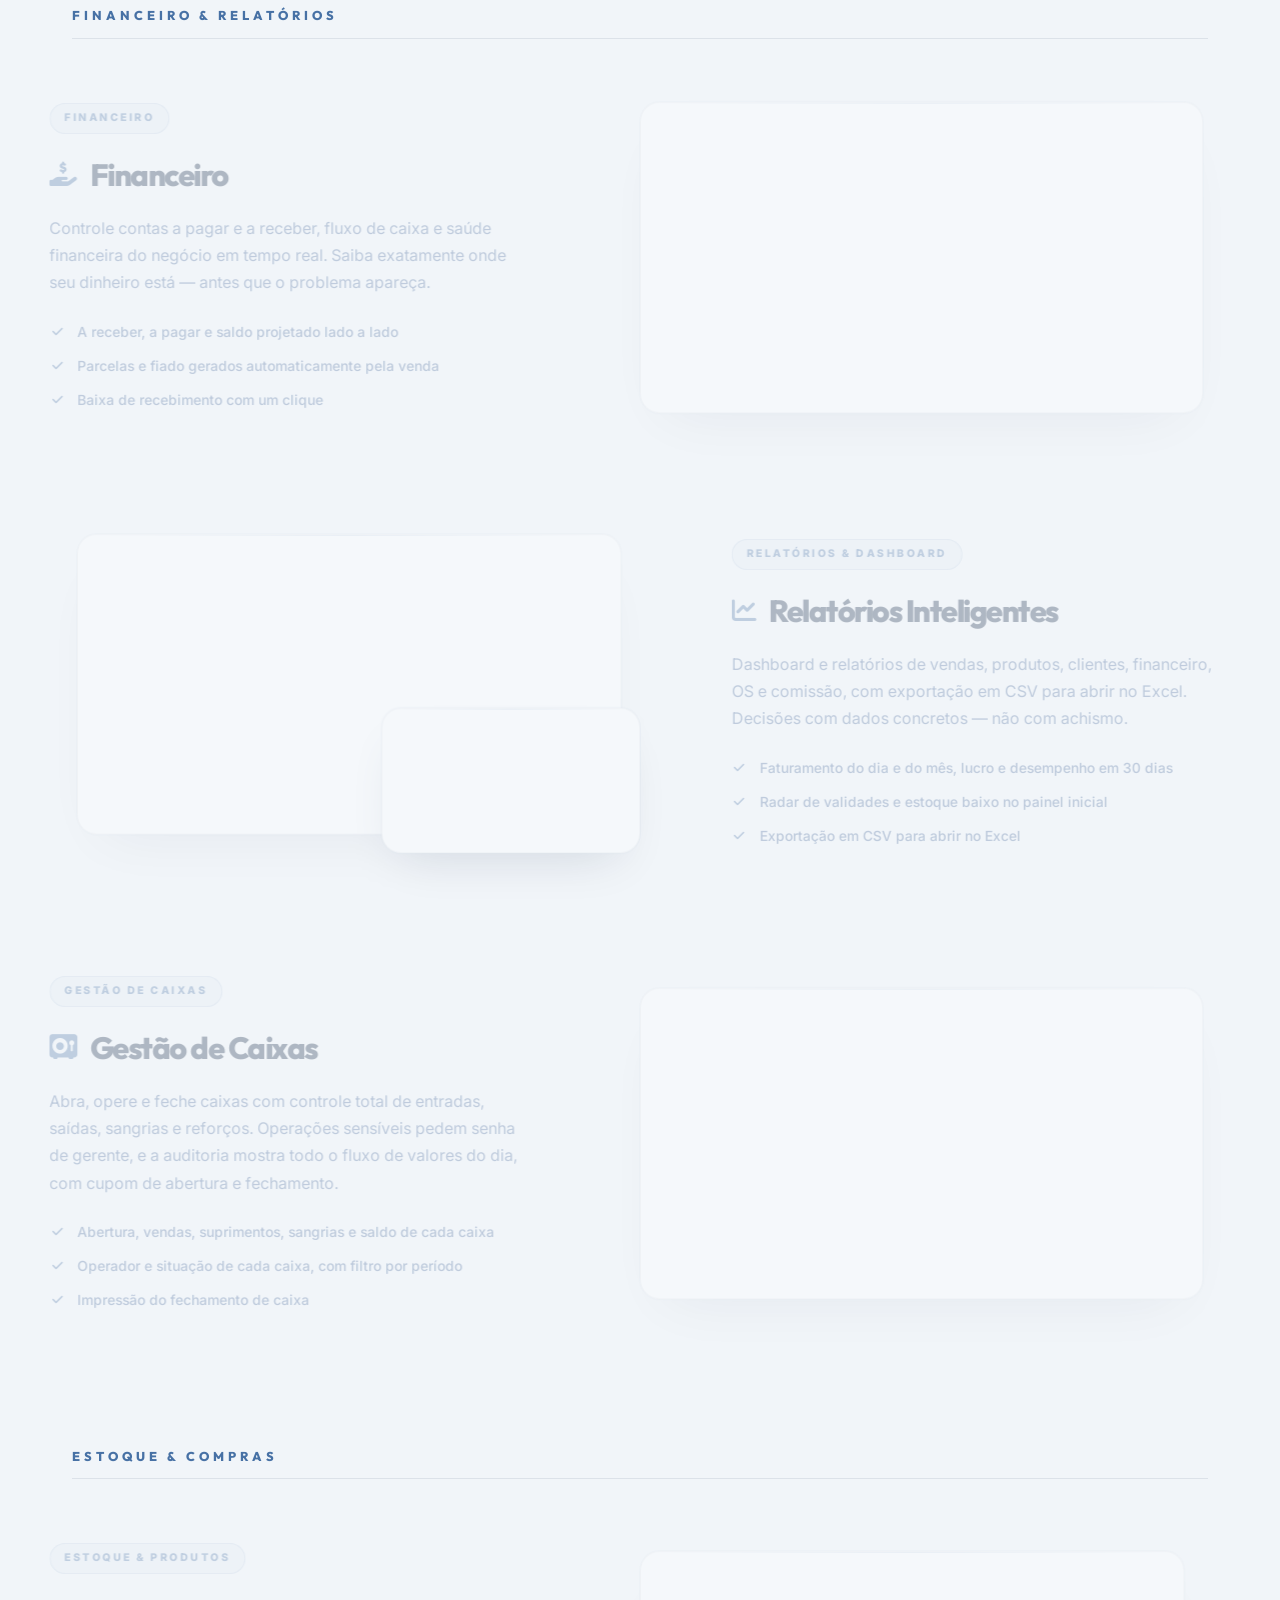
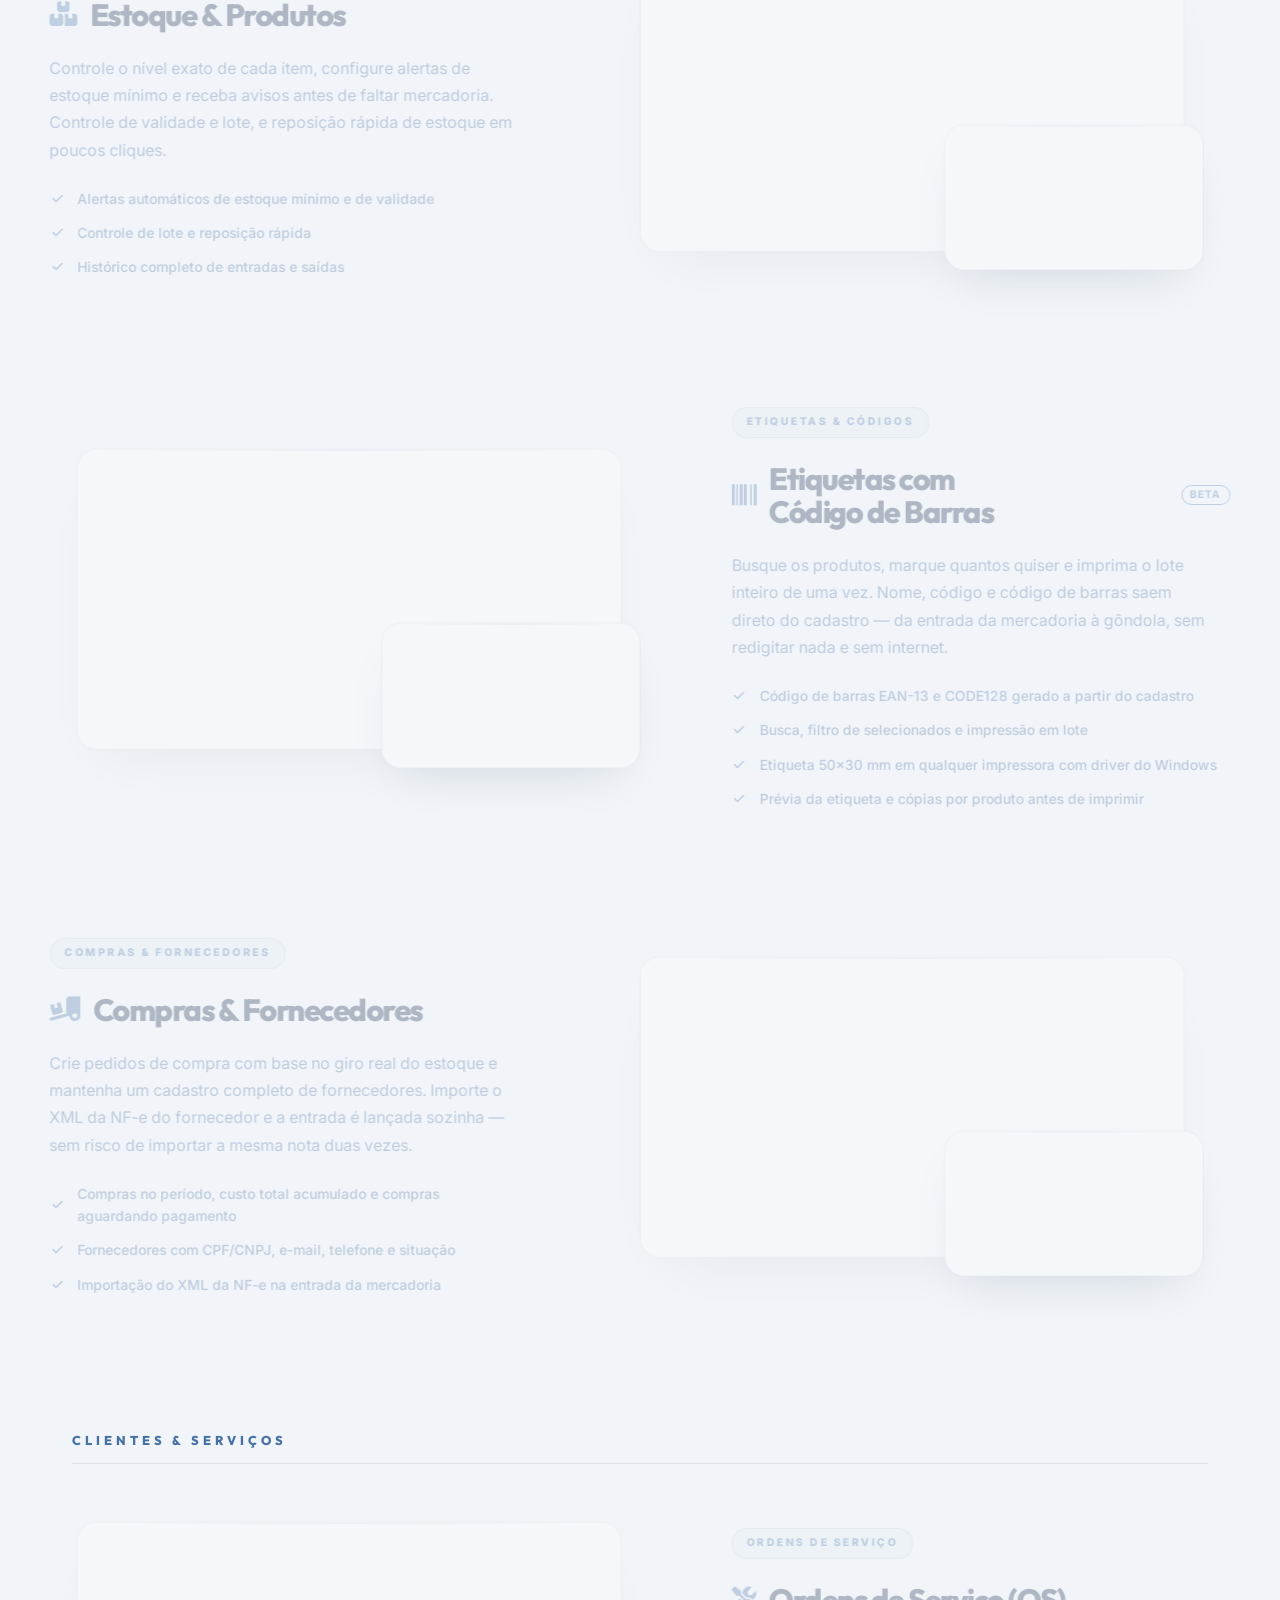
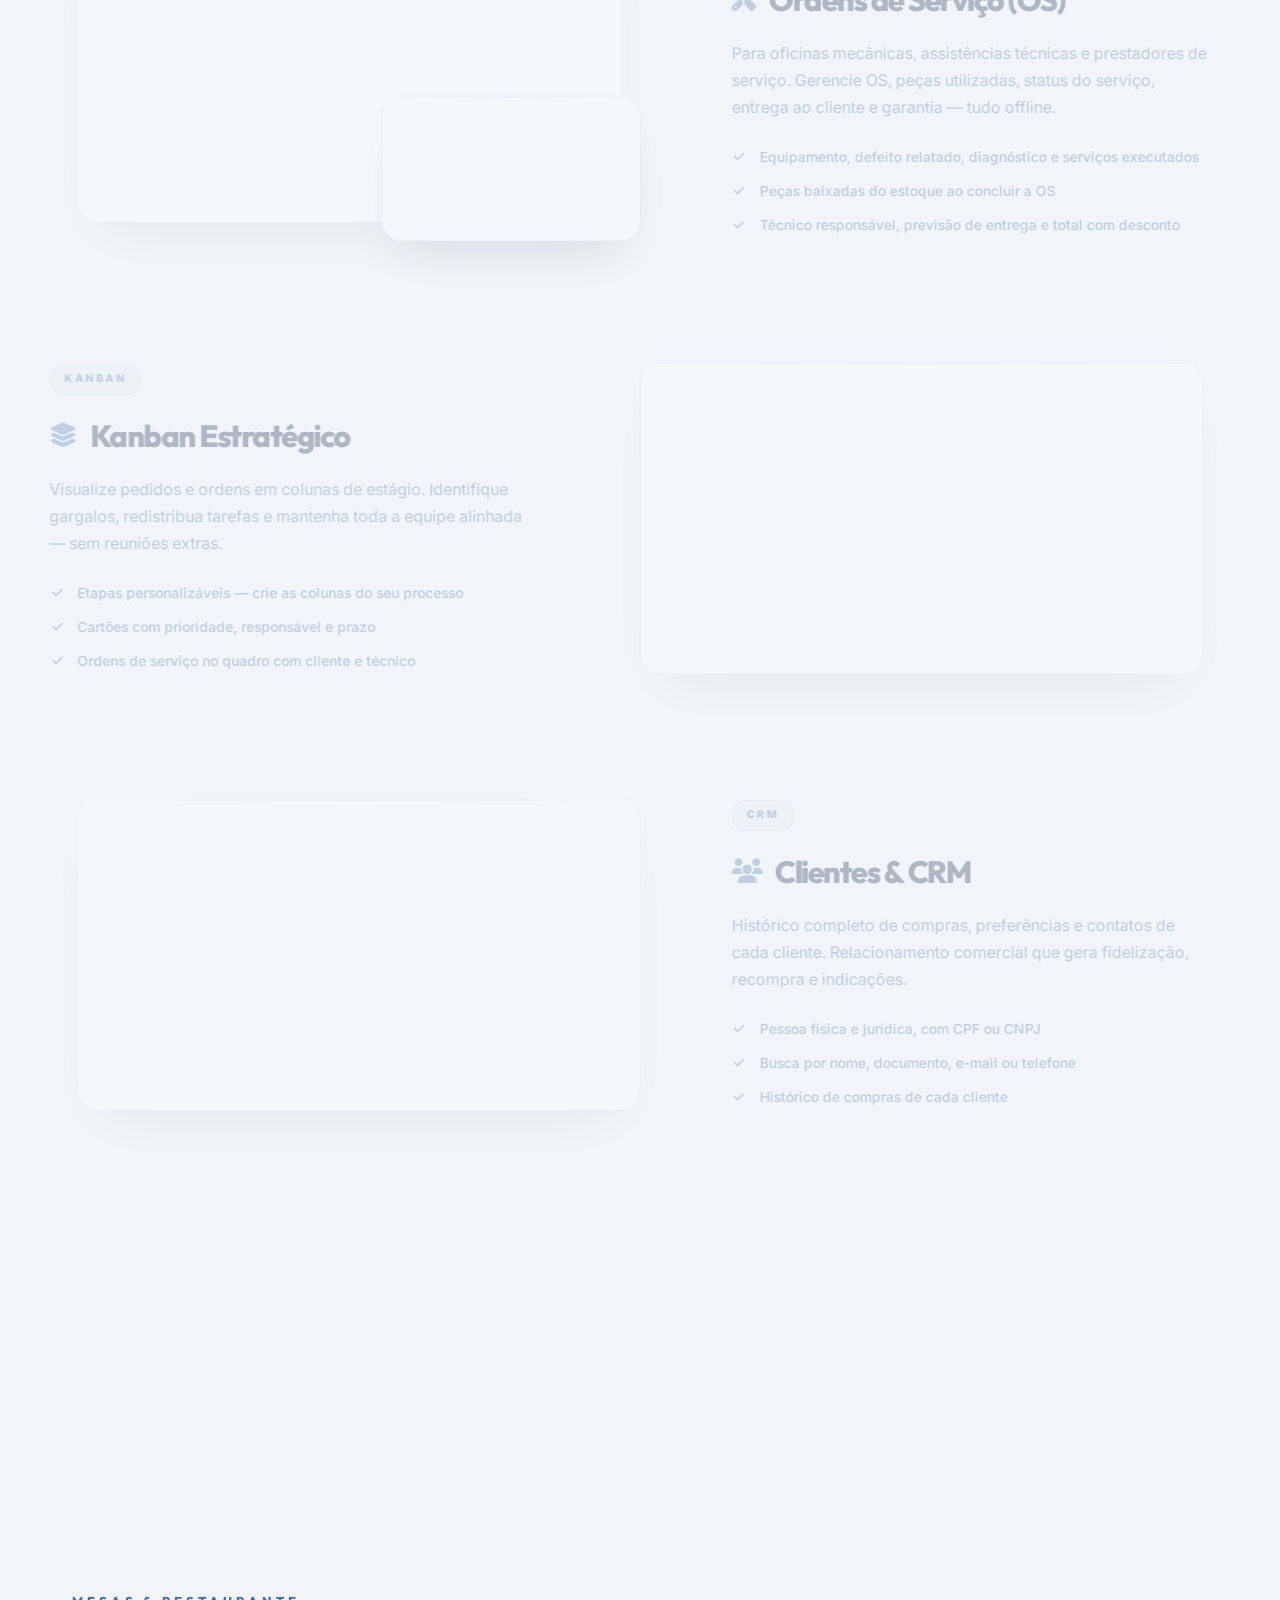
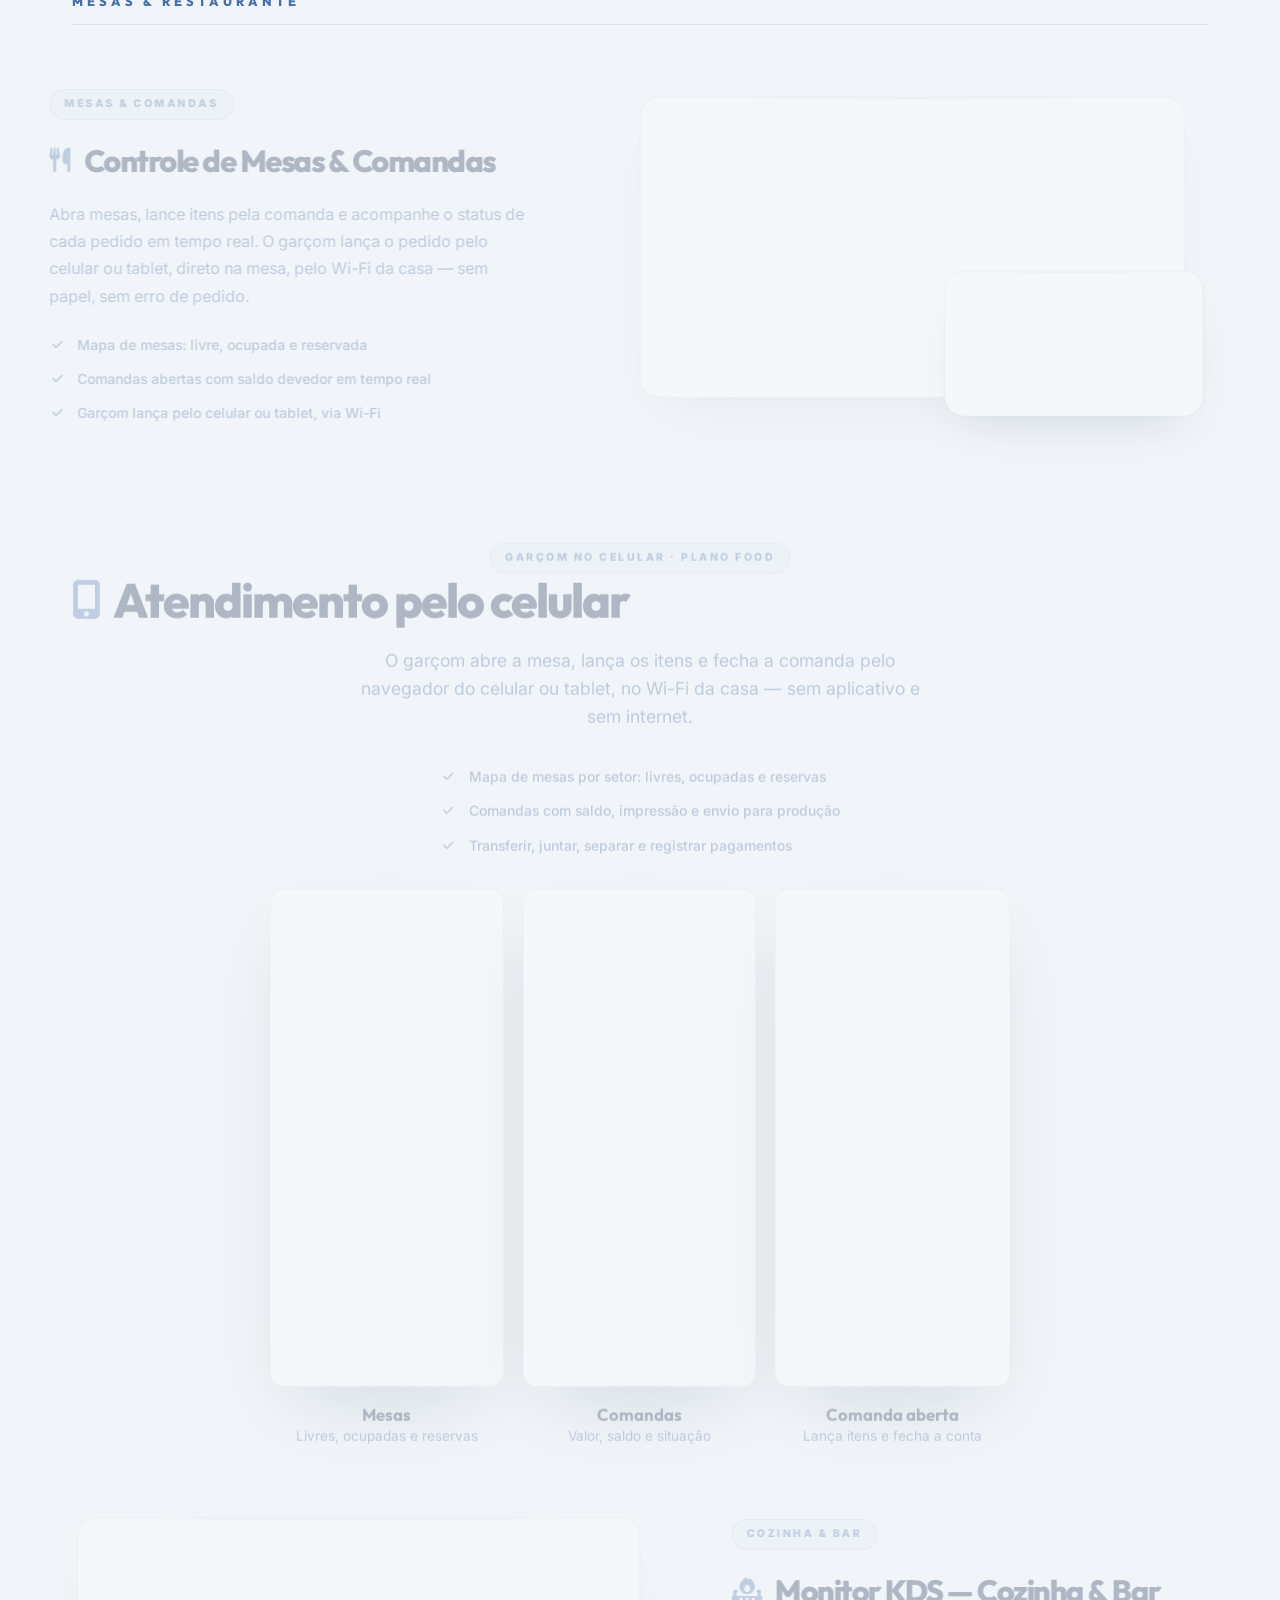
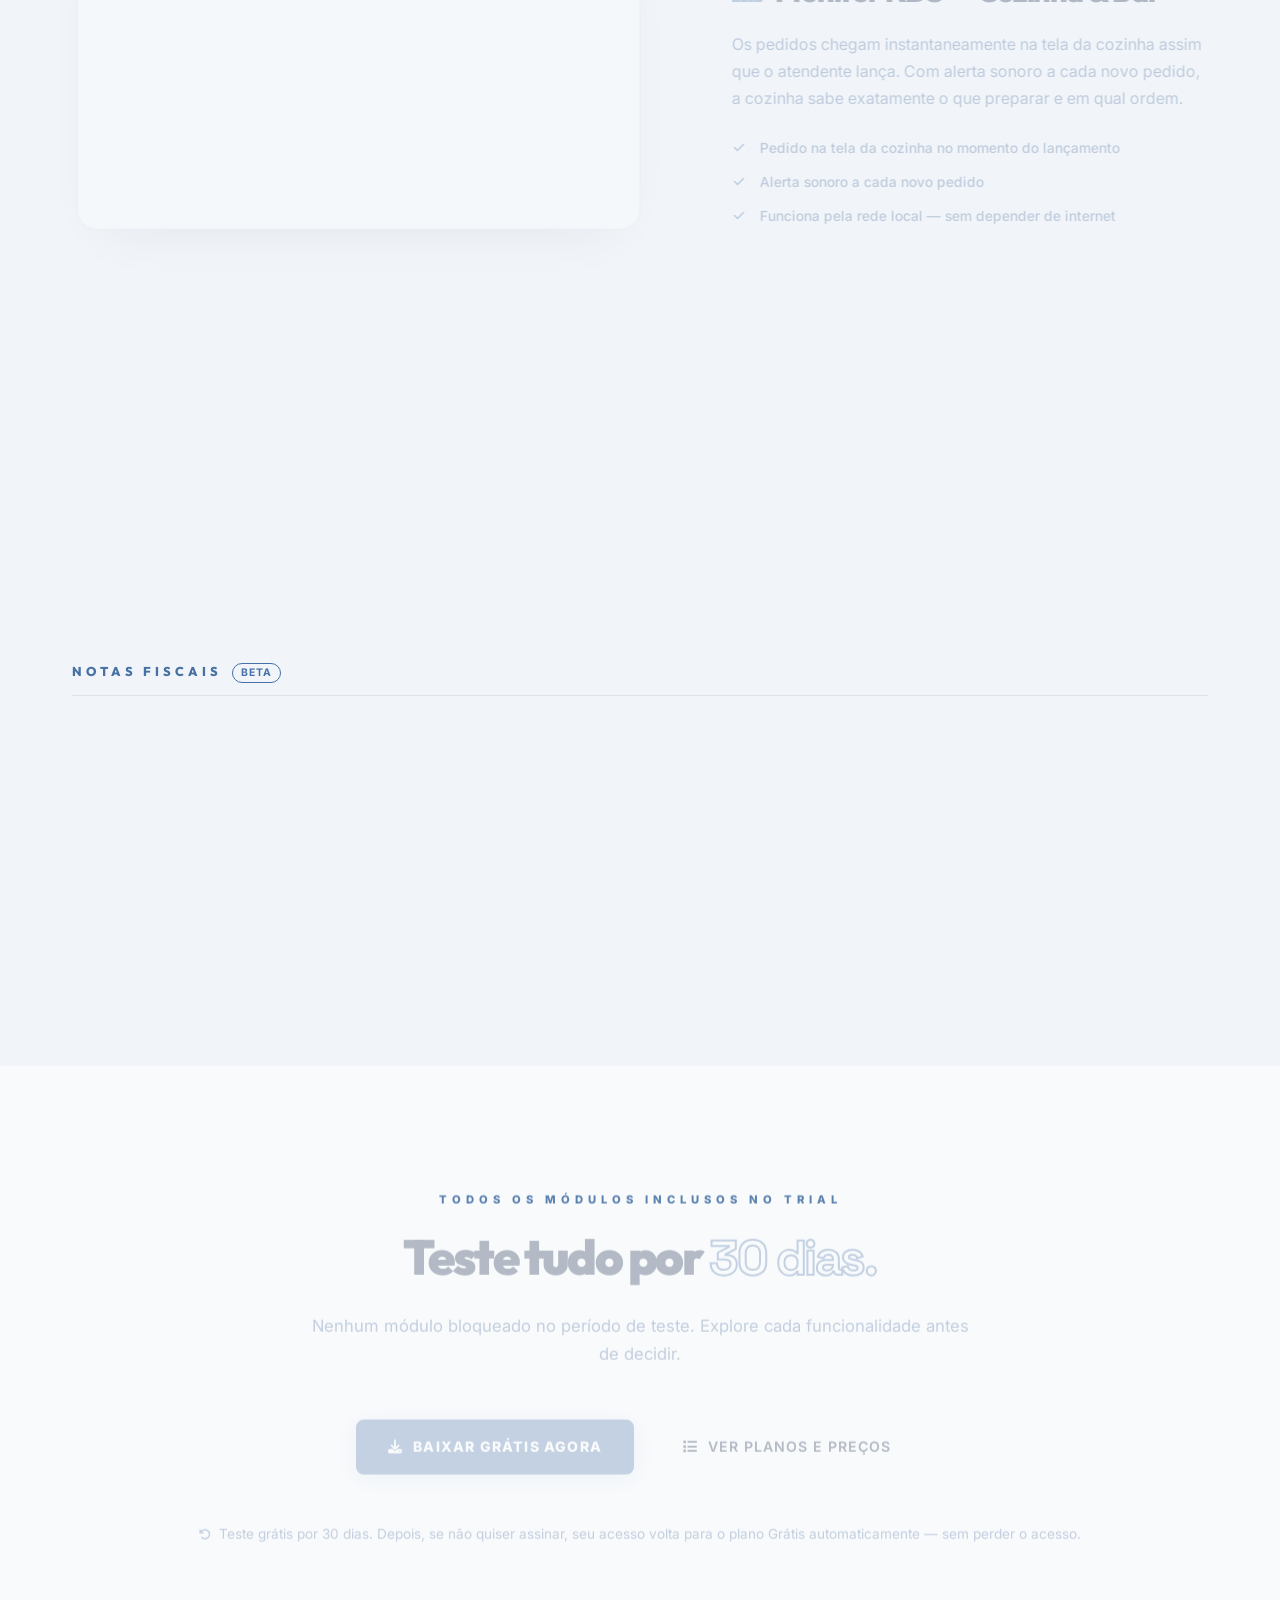
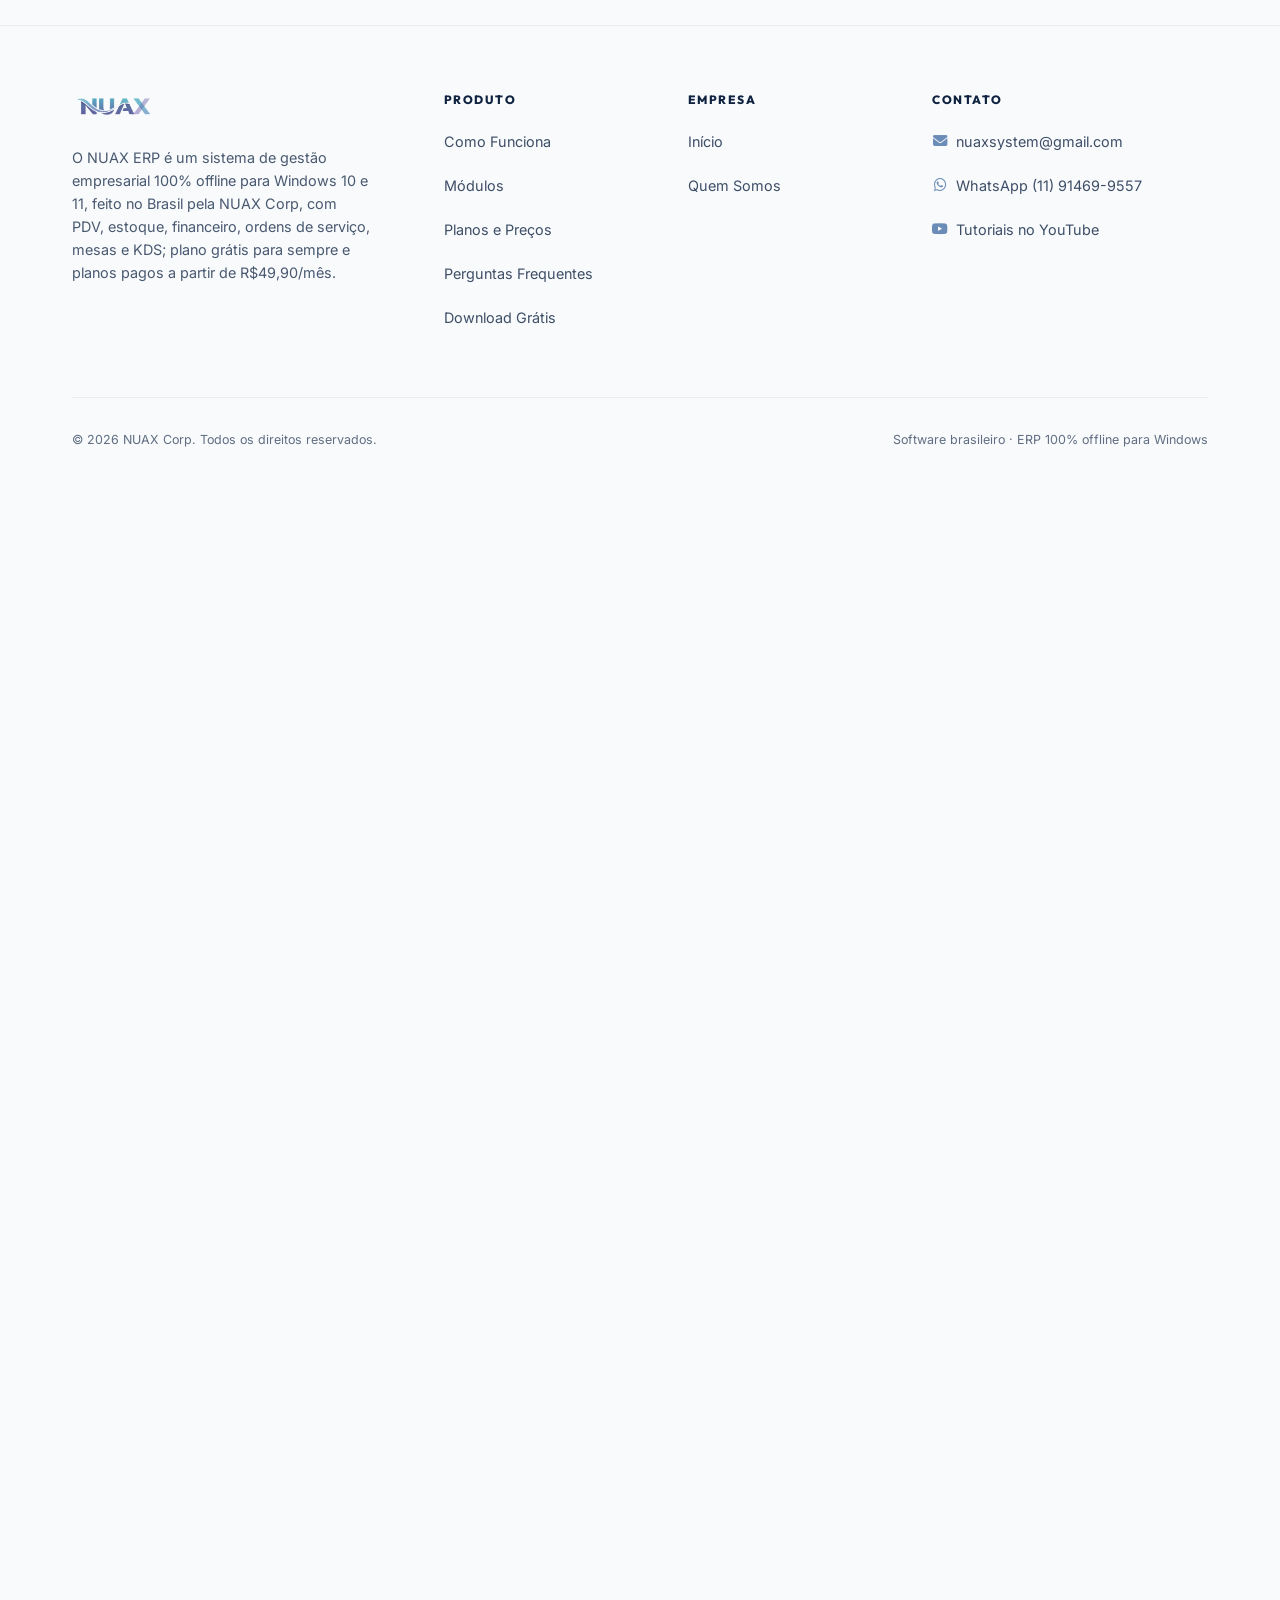
<file: modulos.html>
<!DOCTYPE html><html lang="pt-br"><head><meta charset="UTF-8"><meta http-equiv="refresh" content="0; url=erp/modulos.html"><link rel="canonical" href="https://nuax.com.br/erp/modulos.html"><meta name="robots" content="noindex, follow"><meta name="description" content="Esta página foi movida para nuax.com.br/erp/modulos.html — conheça os módulos do NUAX ERP."><title>Redirecionando — NUAX ERP</title></head><body><p>Esta página se mudou. Se você não for redirecionado automaticamente, <a href="erp/modulos.html">clique aqui</a>.</p></body></html>
</file>
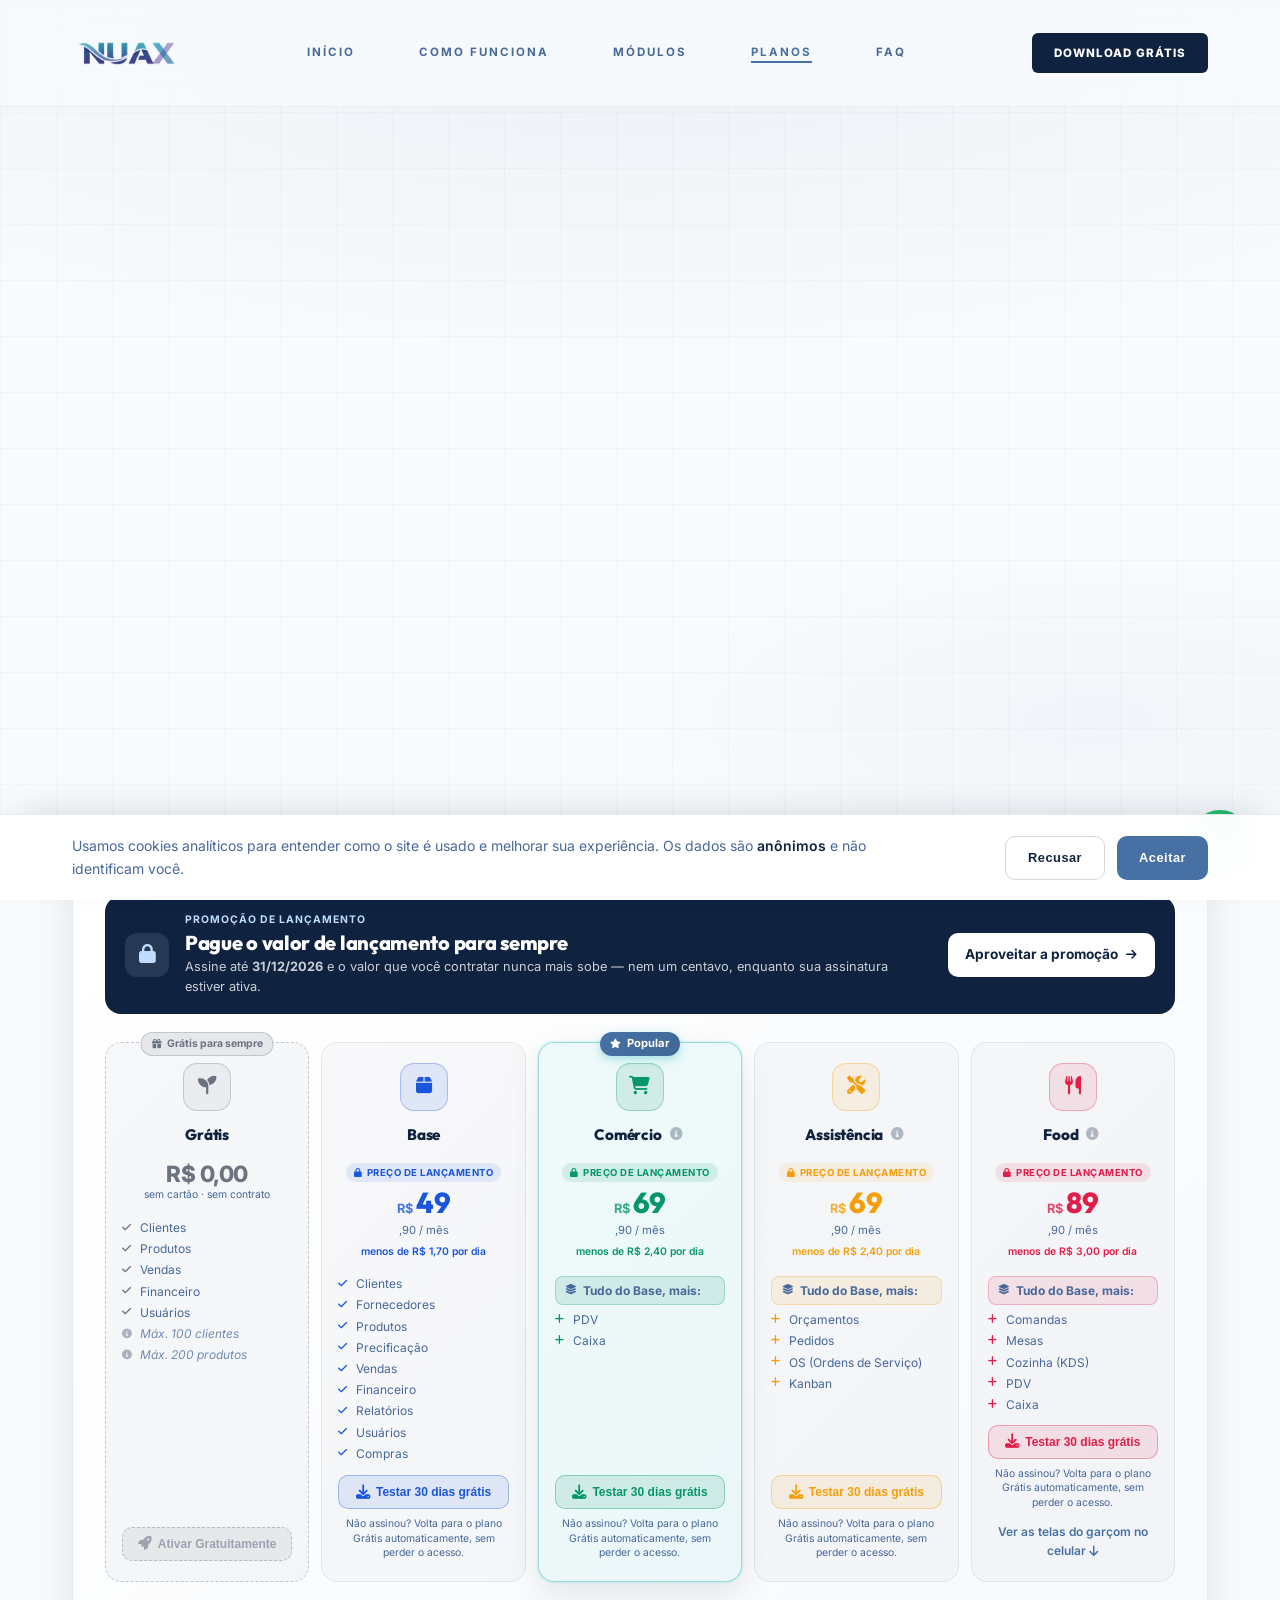
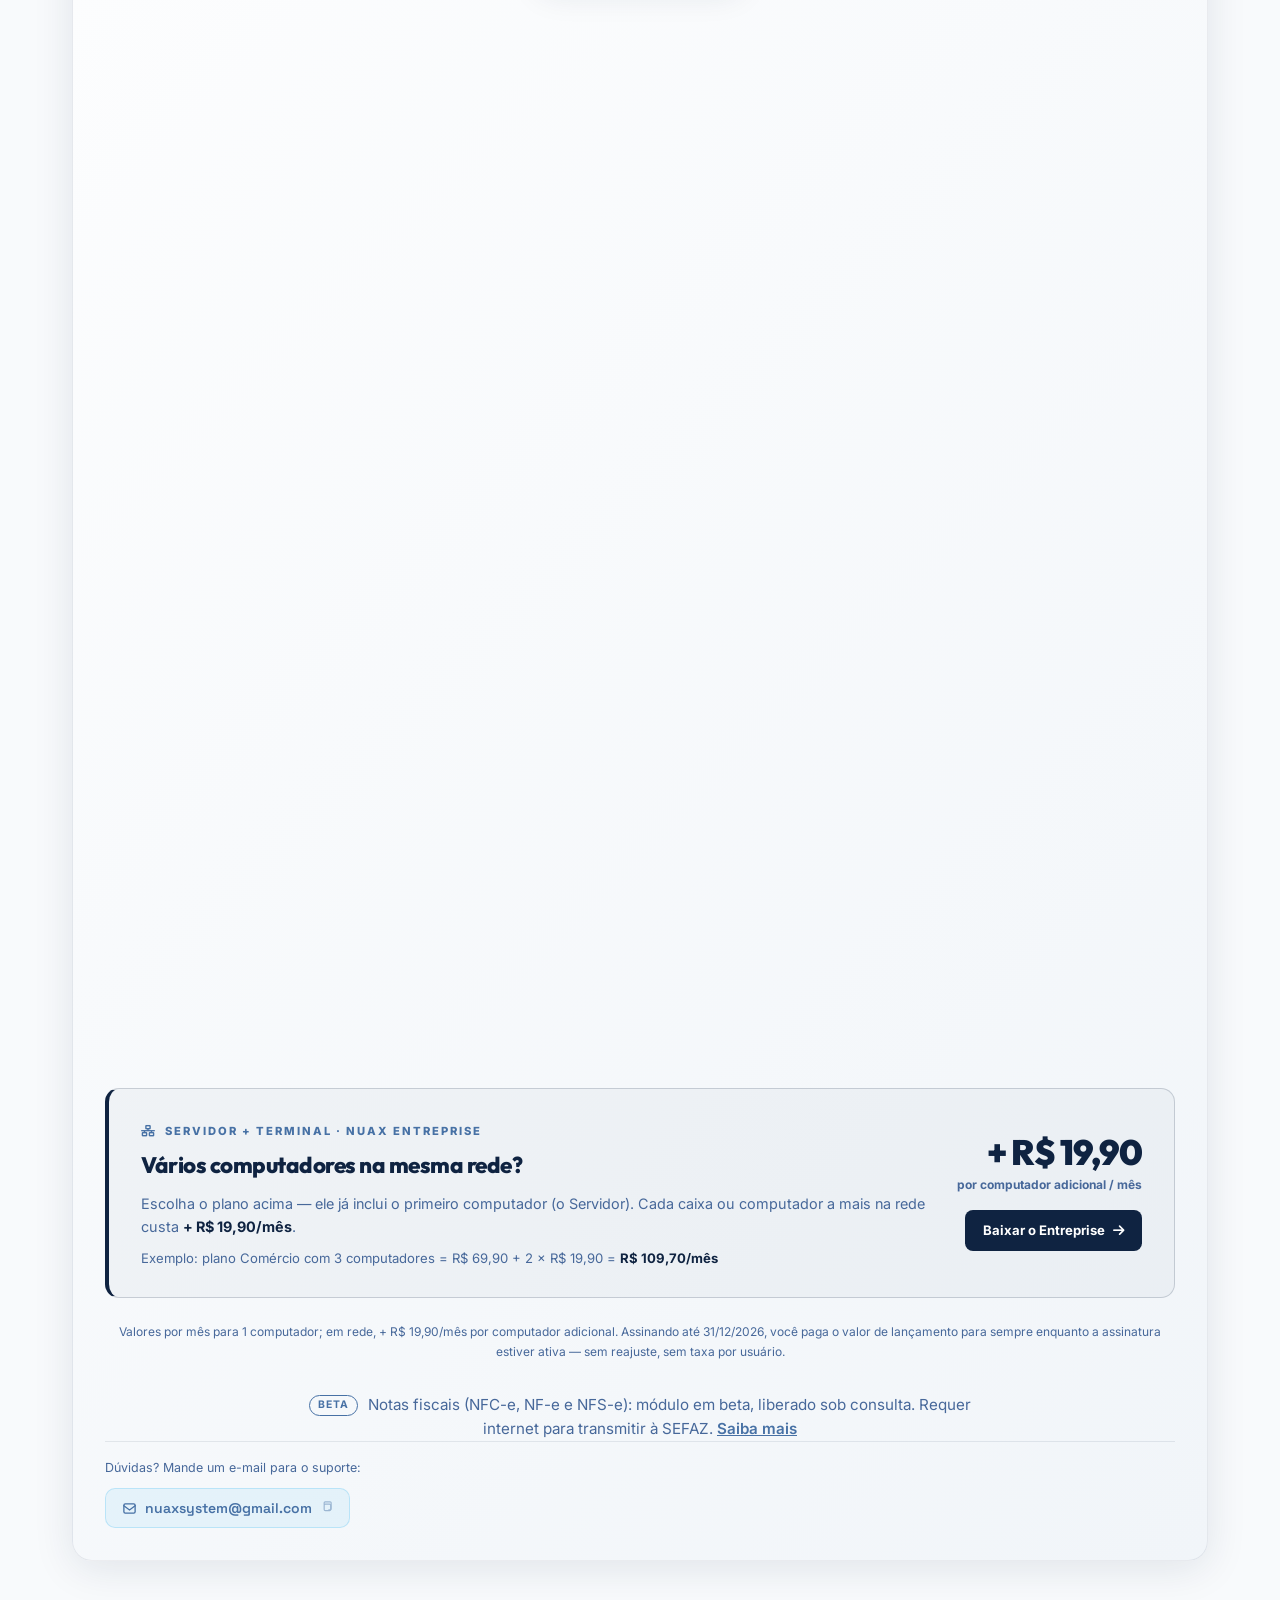
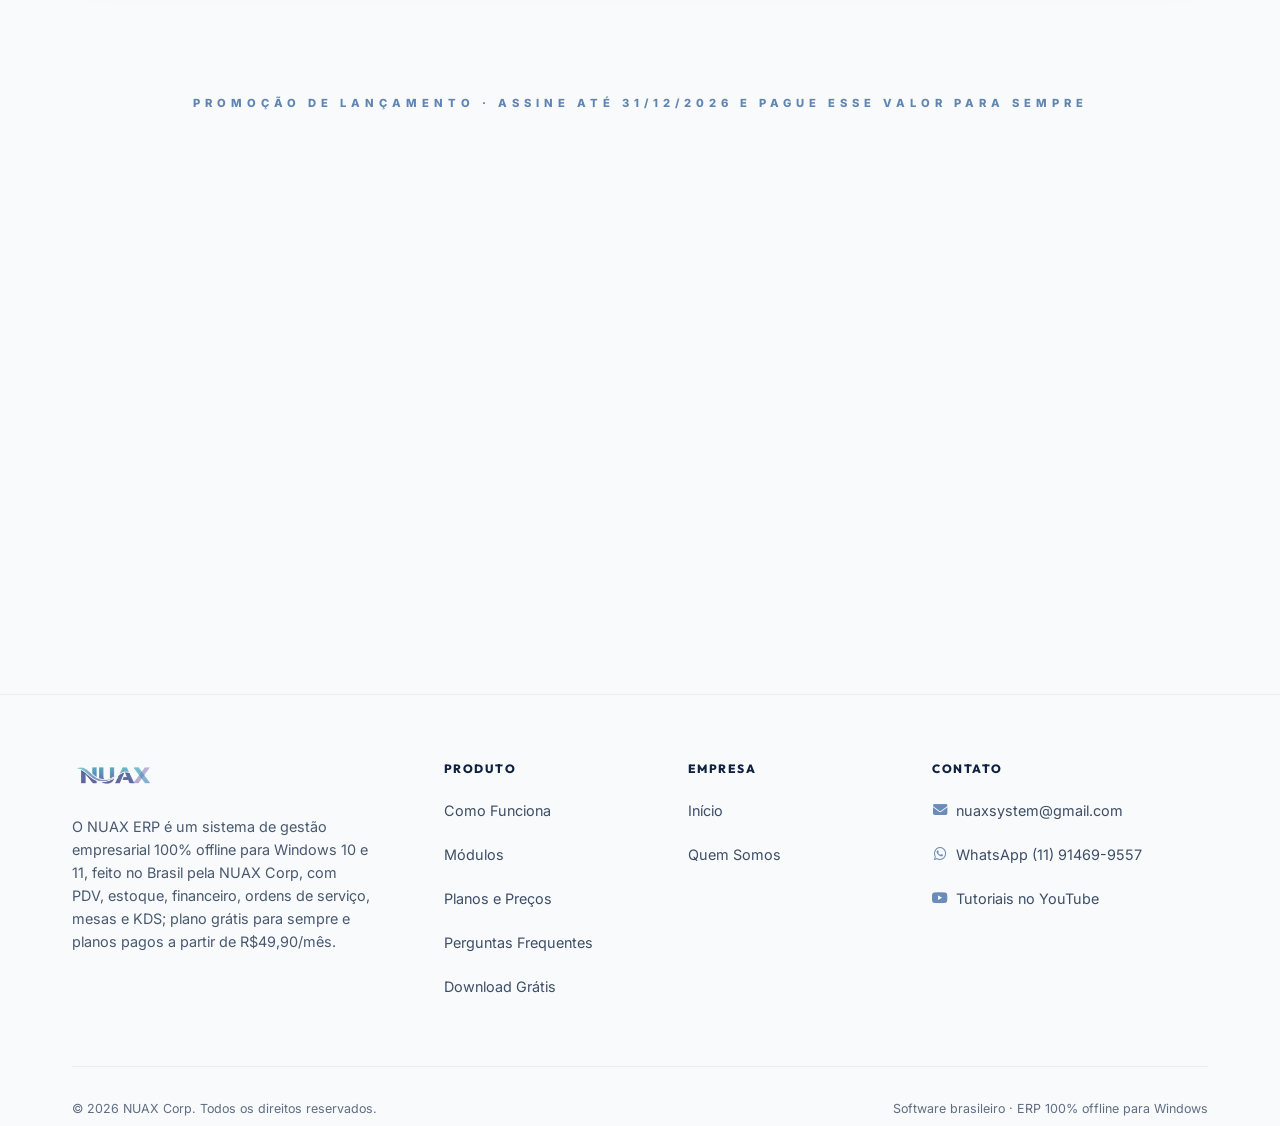
<file: planos.html>
<!DOCTYPE html><html lang="pt-br"><head><meta charset="UTF-8"><meta http-equiv="refresh" content="0; url=erp/planos.html"><link rel="canonical" href="https://nuax.com.br/erp/planos.html"><meta name="robots" content="noindex, follow"><meta name="description" content="Esta página foi movida para nuax.com.br/erp/planos.html — conheça os planos do NUAX ERP."><title>Redirecionando — NUAX ERP</title></head><body><p>Esta página se mudou. Se você não for redirecionado automaticamente, <a href="erp/planos.html">clique aqui</a>.</p></body></html>
</file>
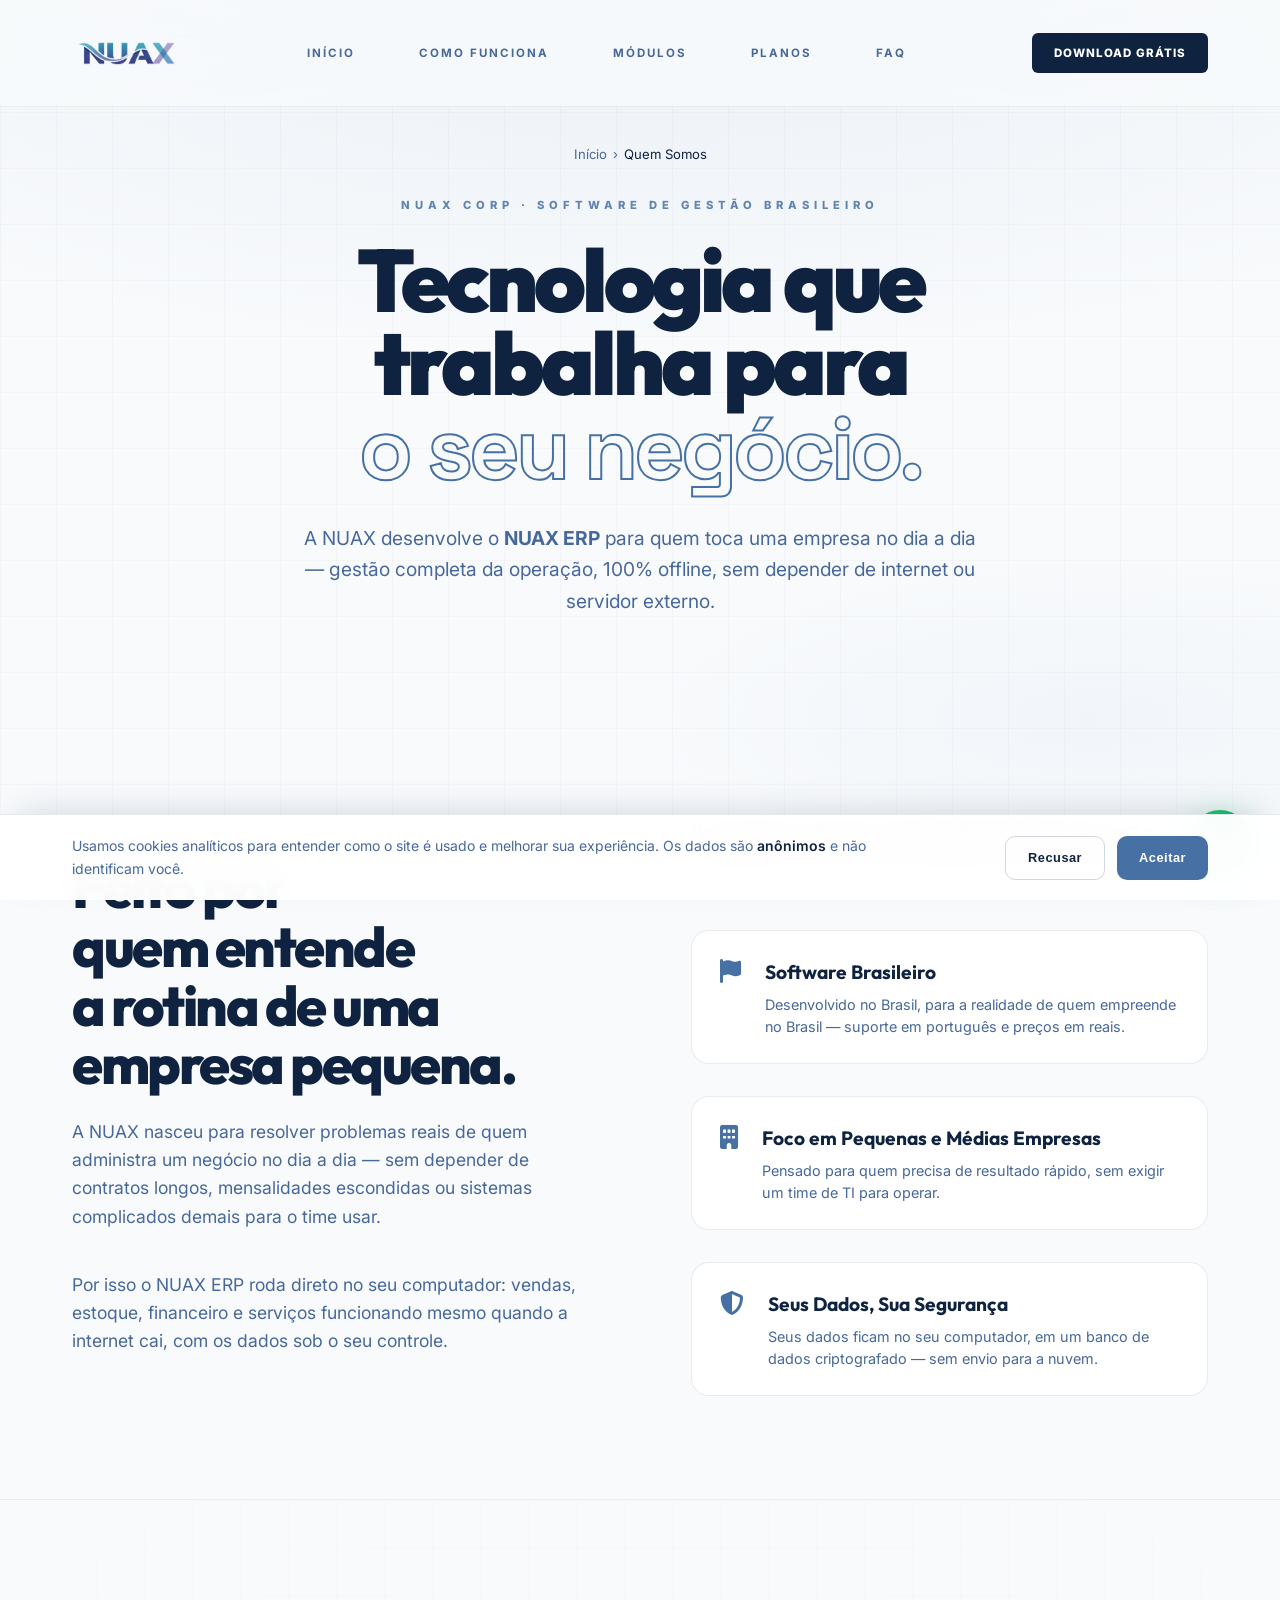
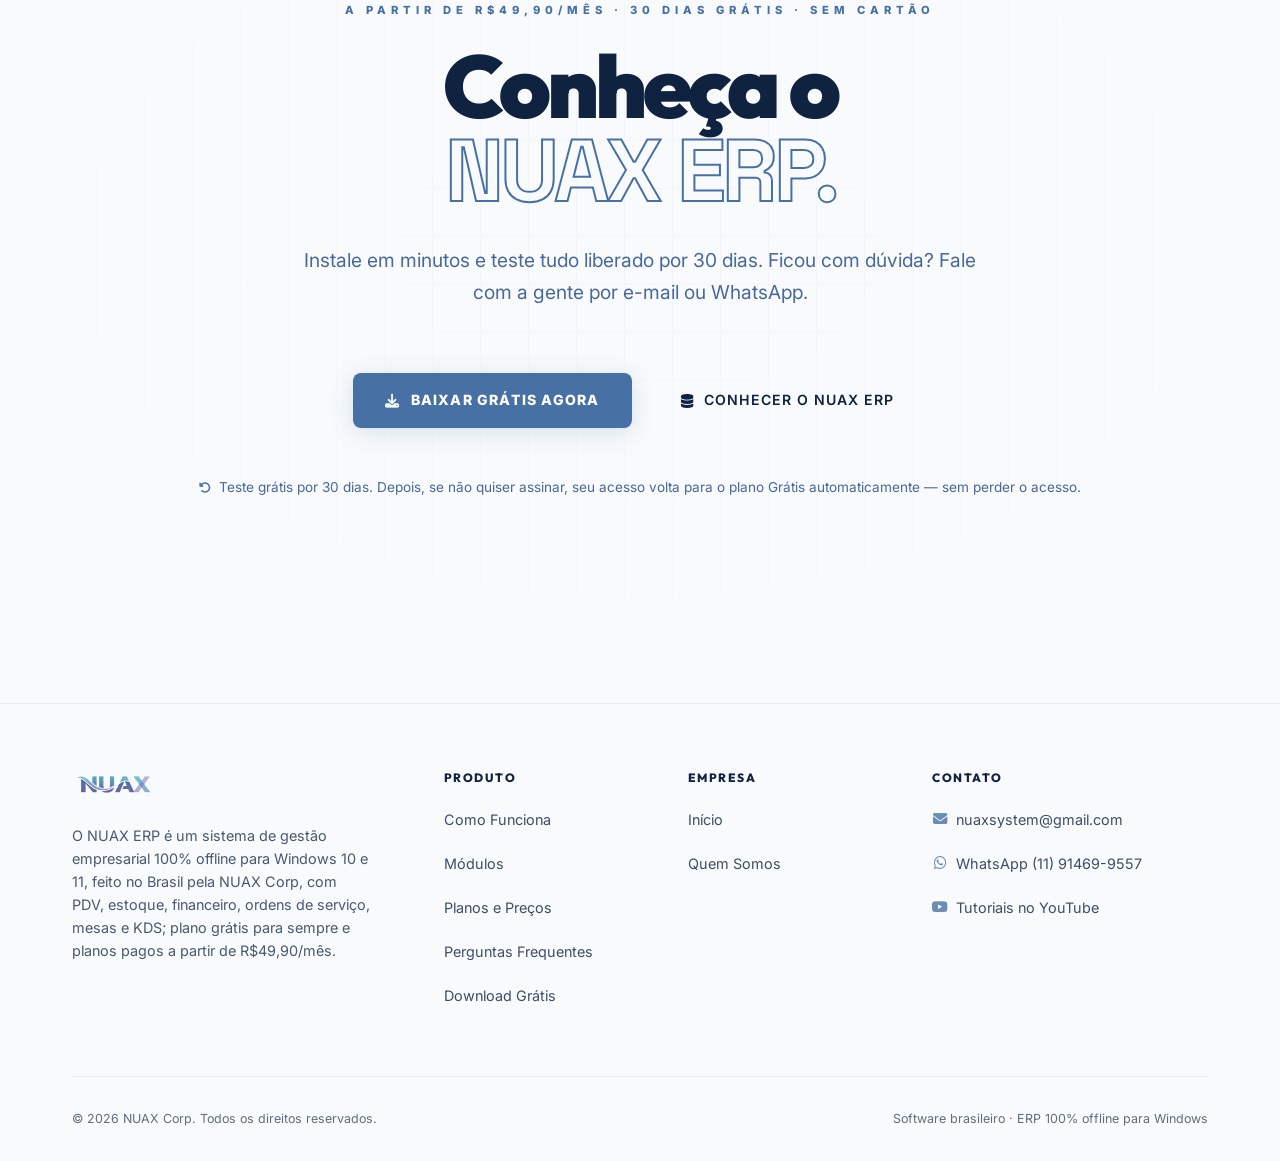
<file: quem-somos.html>
<!DOCTYPE html><html lang="pt-br"><head><meta charset="UTF-8"><meta name="viewport" content="width=device-width,initial-scale=1"><title>Quem Somos | NUAX Corp — Software de Gestão Brasileiro</title><meta name="description" content="A NUAX Corp é uma empresa brasileira de software que desenvolve o NUAX ERP, sistema de gestão 100% offline para Windows, para pequenas e médias empresas."><meta name="author" content="NUAX Corp"><meta name="robots" content="index, follow, max-image-preview:large, max-snippet:-1"><script>function gtag(){dataLayer.push(arguments)}window.dataLayer=window.dataLayer||[],gtag("consent","default",{analytics_storage:"accepted"===localStorage.getItem("nuax_cookie_consent")?"granted":"denied",ad_storage:"denied"})</script><script async src="https://www.googletagmanager.com/gtag/js?id=G-6E8NX6RSP4"></script><script>function gtag(){dataLayer.push(arguments)}window.dataLayer=window.dataLayer||[],gtag("js",new Date),gtag("config","G-6E8NX6RSP4")</script><meta name="theme-color" content="#f8fafc"><link rel="canonical" href="https://nuax.com.br/quem-somos.html"><link rel="icon" href="/assets/favicon.ico" sizes="any"><link rel="apple-touch-icon" href="/assets/apple-touch-icon.png"><link rel="manifest" href="/site.webmanifest"><link rel="llms-txt" href="https://nuax.com.br/llms.txt"><meta name="geo.region" content="BR-SP"><meta name="geo.placename" content="São Paulo"><meta name="geo.position" content="-23.5686278;-46.6985239"><meta name="ICBM" content="-23.5686278, -46.6985239"><meta property="og:type" content="website"><meta property="og:locale" content="pt_BR"><meta property="og:site_name" content="NUAX ERP"><meta property="og:url" content="https://nuax.com.br/quem-somos.html"><meta property="og:title" content="Quem Somos | NUAX Corp — Software de Gestão Brasileiro"><meta property="og:description" content="A NUAX Corp é uma empresa brasileira de software que desenvolve o NUAX ERP, sistema de gestão 100% offline para Windows, para pequenas e médias empresas."><meta property="og:image" content="https://nuax.com.br/assets/erp/dashboard.png"><meta property="og:image:type" content="image/png"><meta property="og:image:width" content="1920"><meta property="og:image:height" content="1032"><meta property="og:image:alt" content="Painel do NUAX ERP, sistema de gestão offline para Windows"><meta name="twitter:card" content="summary_large_image"><meta name="twitter:url" content="https://nuax.com.br/quem-somos.html"><meta name="twitter:title" content="Quem Somos | NUAX Corp — Software de Gestão Brasileiro"><meta name="twitter:description" content="A NUAX Corp é uma empresa brasileira de software que desenvolve o NUAX ERP, sistema de gestão 100% offline para Windows, para pequenas e médias empresas."><meta name="twitter:image" content="https://nuax.com.br/assets/erp/dashboard.png"><meta name="twitter:image:alt" content="Painel do NUAX ERP, sistema de gestão offline para Windows"><script type="application/ld+json">{
      "@context": "https://schema.org",
      "@type": "AboutPage",
      "name": "Quem Somos | NUAX",
      "url": "https://nuax.com.br/quem-somos.html",
      "inLanguage": "pt-BR",
      "datePublished": "2026-09-29",
      "dateModified": "2026-09-30",
      "isPartOf": { "@type": "WebSite", "@id": "https://nuax.com.br/#website", "name": "NUAX ERP", "url": "https://nuax.com.br/" },
      "about": {
        "@type": "Organization",
        "@id": "https://nuax.com.br/#organization",
        "name": "NUAX Corp",
        "url": "https://nuax.com.br/",
        "logo": "https://nuax.com.br/assets/nuax-nome-transparente.png",
        "email": "nuaxsystem@gmail.com",
        "contactPoint": {
          "@type": "ContactPoint",
          "email": "nuaxsystem@gmail.com",
          "telephone": "+55-11-91469-9557",
          "contactType": "customer service",
          "areaServed": "BR",
          "availableLanguage": "Portuguese"
        },
        "sameAs": [
        "https://www.youtube.com/@nuaxSistemas"
      ]
      }
    }</script><script type="application/ld+json">{
      "@context": "https://schema.org",
      "@type": "BreadcrumbList",
      "itemListElement": [
        { "@type": "ListItem", "position": 1, "name": "Início", "item": "https://nuax.com.br/" },
        { "@type": "ListItem", "position": 2, "name": "Quem Somos", "item": "https://nuax.com.br/quem-somos.html" }
      ]
    }</script><link rel="preconnect" href="https://fonts.googleapis.com"><link rel="preconnect" href="https://fonts.gstatic.com" crossorigin><link href="https://fonts.googleapis.com/css2?family=Inter:wght@300..800&family=Outfit:wght@400..900&family=Space+Grotesk:wght@400..700&display=swap" rel="stylesheet"><link rel="preload" as="style" href="https://cdnjs.cloudflare.com/ajax/libs/font-awesome/6.5.1/css/all.min.css"><link rel="stylesheet" href="https://cdnjs.cloudflare.com/ajax/libs/font-awesome/6.5.1/css/all.min.css" media="print" onload='this.media="all"'><noscript><link rel="stylesheet" href="https://cdnjs.cloudflare.com/ajax/libs/font-awesome/6.5.1/css/all.min.css"></noscript><link rel="stylesheet" href="styles.css?v=baab0ea2"></head><body class="luxury-theme"><a href="#main-content" class="skip-link">Pular para o conteúdo principal</a><div class="mesh-gradient"></div><header class="header-main" id="navbar"><div class="wrap header-flex"><div class="brand"><a href="index.html" aria-label="NUAX ERP — página inicial"><img src="assets/nuax-nome-transparente.png" alt="NUAX ERP" class="brand-img" width="84" height="32"></a></div><nav class="nav-desktop" aria-label="Navegação principal"><a href="index.html" class="nav-link">Início</a> <a href="erp/como-funciona.html" class="nav-link">Como Funciona</a> <a href="erp/modulos.html" class="nav-link">Módulos</a> <a href="erp/planos.html" class="nav-link">Planos</a> <a href="erp/faq.html" class="nav-link">FAQ</a></nav><div class="actions"><a href="erp/download.html" class="btn-premium">Download Grátis</a> <button class="mobile-menu-btn" id="mobileMenuBtn" aria-label="Abrir menu"><span></span><span></span><span></span></button></div></div><div class="mobile-nav" id="mobileNav" role="navigation" aria-label="Menu mobile"><a href="index.html" class="mobile-nav-link">Início</a> <a href="erp/como-funciona.html" class="mobile-nav-link">Como Funciona</a> <a href="erp/modulos.html" class="mobile-nav-link">Módulos</a> <a href="erp/planos.html" class="mobile-nav-link">Planos</a> <a href="erp/faq.html" class="mobile-nav-link">FAQ</a> <a href="erp/download.html" class="btn-premium mobile-cta">Download Grátis</a></div></header><main id="main-content"><section id="page-hero" class="page-hero-section" aria-label="Cabeçalho da página"><div class="wrap text-center"><nav aria-label="Breadcrumb" class="breadcrumb-nav reveal-up"><a href="index.html">Início</a> <span aria-hidden="true">› </span><span aria-current="page">Quem Somos</span></nav><div class="hero-header mx-auto reveal-up"><h1 class="massive-title"><span class="reveal-text hero-kicker">NUAX Corp · software de gestão brasileiro</span>Tecnologia que<br>trabalha para<br><span class="accent-stroke">o seu negócio.</span></h1><p class="hero-subtitle mx-auto">A NUAX desenvolve o <strong>NUAX ERP</strong> para quem toca uma empresa no dia a dia — gestão completa da operação, 100% offline, sem depender de internet ou servidor externo.</p></div></div></section><section id="vision" aria-labelledby="sobre-title"><div class="wrap"><div class="vision-grid"><div class="vision-content reveal-left"><span class="reveal-text" style="text-align:left;display:block">QUEM SOMOS</span><h2 class="sub-title" id="sobre-title">Feito por quem entende<br>a rotina de uma empresa pequena.</h2><p>A NUAX nasceu para resolver problemas reais de quem administra um negócio no dia a dia — sem depender de contratos longos, mensalidades escondidas ou sistemas complicados demais para o time usar.</p><p>Por isso o NUAX ERP roda direto no seu computador: vendas, estoque, financeiro e serviços funcionando mesmo quando a internet cai, com os dados sob o seu controle.</p></div><div class="vision-pillars"><p class="mission-line reveal-right">Nossa missão: entregar tecnologia de grande empresa, com a simplicidade e o preço que uma pequena empresa merece.</p><div class="pillar-box reveal-right" style="transition-delay:.1s"><i class="fa-solid fa-flag" aria-hidden="true"></i><div><h3>Software Brasileiro</h3><p>Desenvolvido no Brasil, para a realidade de quem empreende no Brasil — suporte em português e preços em reais.</p></div></div><div class="pillar-box reveal-right" style="transition-delay:.2s"><i class="fa-solid fa-building" aria-hidden="true"></i><div><h3>Foco em Pequenas e Médias Empresas</h3><p>Pensado para quem precisa de resultado rápido, sem exigir um time de TI para operar.</p></div></div><div class="pillar-box reveal-right" style="transition-delay:.3s"><i class="fa-solid fa-shield-halved" aria-hidden="true"></i><div><h3>Seus Dados, Sua Segurança</h3><p>Seus dados ficam no seu computador, em um banco de dados criptografado — sem envio para a nuvem.</p></div></div></div></div></div></section><section id="cta-strip" aria-label="Chamada para ação"><div class="wrap text-center"><span class="reveal-text reveal-up">A PARTIR DE R$49,90/MÊS · 30 DIAS GRÁTIS · SEM CARTÃO</span><h2 class="massive-title reveal-up">Conheça o<br><span class="accent-stroke">NUAX ERP.</span></h2><p class="hero-subtitle mx-auto reveal-up">Instale em minutos e teste tudo liberado por 30 dias. Ficou com dúvida? Fale com a gente por e-mail ou WhatsApp.</p><div class="hero-cta-group reveal-up"><a href="erp/download.html" class="btn-hero-primary"><i class="fa-solid fa-download" aria-hidden="true"></i> Baixar Grátis Agora </a><a href="index.html" class="btn-hero-secondary"><i class="fa-solid fa-database" aria-hidden="true"></i> Conhecer o NUAX ERP</a></div><p class="cta-microcopy reveal-up"><i class="fa-solid fa-rotate-left" aria-hidden="true"></i> Teste grátis por 30 dias. Depois, se não quiser assinar, seu acesso volta para o plano Grátis automaticamente — sem perder o acesso.</p></div></section></main><footer class="footer-lux"><div class="wrap"><div class="footer-grid"><div class="f-brand"><a href="index.html" aria-label="NUAX ERP — página inicial"><img src="assets/nuax-nome-transparente.png" alt="NUAX ERP" class="footer-brand-img" width="84" height="32" loading="lazy" decoding="async"></a><p class="f-tagline">O NUAX ERP é um sistema de gestão empresarial 100% offline para Windows 10 e 11, feito no Brasil pela NUAX Corp, com PDV, estoque, financeiro, ordens de serviço, mesas e KDS; plano grátis para sempre e planos pagos a partir de R$49,90/mês.</p></div><nav class="f-col" aria-label="Produto"><p class="f-title">Produto</p><ul><li><a href="erp/como-funciona.html">Como Funciona</a></li><li><a href="erp/modulos.html">Módulos</a></li><li><a href="erp/planos.html">Planos e Preços</a></li><li><a href="erp/faq.html">Perguntas Frequentes</a></li><li><a href="erp/download.html">Download Grátis</a></li></ul></nav><nav class="f-col" aria-label="Empresa"><p class="f-title">Empresa</p><ul><li><a href="index.html">Início</a></li><li><a href="quem-somos.html">Quem Somos</a></li></ul></nav><div class="f-col"><p class="f-title">Contato</p><address><ul><li><a href="mailto:nuaxsystem@gmail.com"><i class="fa-solid fa-envelope" aria-hidden="true"></i> nuaxsystem@gmail.com</a></li><li><a href="https://wa.me/5511914699557" target="_blank" rel="noopener"><i class="fa-brands fa-whatsapp" aria-hidden="true"></i> WhatsApp (11) 91469-9557</a></li><li><a href="https://www.youtube.com/playlist?list=PLLFtjuCqCMP4" target="_blank" rel="noopener"><i class="fa-brands fa-youtube" aria-hidden="true"></i> Tutoriais no YouTube</a></li></ul></address></div></div><div class="f-bottom"><span>© 2026 NUAX Corp. Todos os direitos reservados.</span> <span>Software brasileiro · ERP 100% offline para Windows</span></div></div></footer><div class="ativ-overlay" id="ativOverlay" role="dialog" aria-modal="true" aria-labelledby="ativTitle"><div class="ativ-card animate-pm"><button class="ativ-close" id="ativClose" aria-label="Fechar"><i class="fa-solid fa-xmark" aria-hidden="true"></i></button><div class="ativ-content"><div class="ativ-texto"><div class="ativ-eyebrow"><i class="fa-solid fa-rocket" aria-hidden="true"></i> Download iniciado</div><h2 class="ativ-titulo" id="ativTitle">3 passos. 5 minutos. Pronto.</h2><ol class="ativ-passos"><li><span class="ativ-passo-num">1</span><div><strong>Abra o instalador</strong> <span>O arquivo já está baixando. Abra quando terminar e siga os passos normais de instalação do Windows — não precisa de técnico.</span></div></li><li><span class="ativ-passo-num">2</span><div><strong>Na tela de ativação clique em "Experimentar 30 dias grátis"</strong> <span>Vai abrir uma tela com os planos — escolha um de sua preferência. Na próxima tela, insira seu usuário e e-mail para registro e clique em "Começar agora grátis". Aguarde a ativação.</span></div></li><li><span class="ativ-passo-num">3</span><div><strong>Teste grátis por 30 dias — depois, você decide</strong> <span>Após os 30 dias, se não quiser assinar, seu acesso volta para o plano Grátis automaticamente — sem perder o acesso nem os seus dados.</span></div></li></ol><button class="ativ-btn-fechar" id="ativBtnFechar"><i class="fa-solid fa-download" aria-hidden="true"></i> Ok, entendi</button></div><div class="ativ-img-wrap"><picture><source srcset="assets/erp/ativacao.webp" type="image/webp"><img width="1919" height="1033" src="assets/erp/ativacao.png" alt="Tela de ativação do NUAX mostrando o botão Experimentar 30 dias grátis" class="ativ-img" loading="lazy" role="button" tabindex="0" aria-label="Ampliar imagem explicativa da tela de ativação" decoding="async"></picture><div class="ativ-seta-label"><i class="fa-solid fa-arrow-up" aria-hidden="true"></i> <span>Clique na imagem para ampliar</span></div></div></div></div></div><div id="cookie-banner" class="cookie-banner" role="dialog" aria-label="Aviso de cookies" hidden><div class="cookie-banner__inner"><p class="cookie-banner__text">Usamos cookies analíticos para entender como o site é usado e melhorar sua experiência. Os dados são <strong>anônimos</strong> e não identificam você.</p><div class="cookie-banner__actions"><button id="cookie-reject" class="cookie-banner__btn cookie-banner__btn--secondary">Recusar</button> <button id="cookie-accept" class="cookie-banner__btn cookie-banner__btn--primary">Aceitar</button></div></div></div><script src="scripts.js?v=baab0ea2"></script></body></html>
</file>
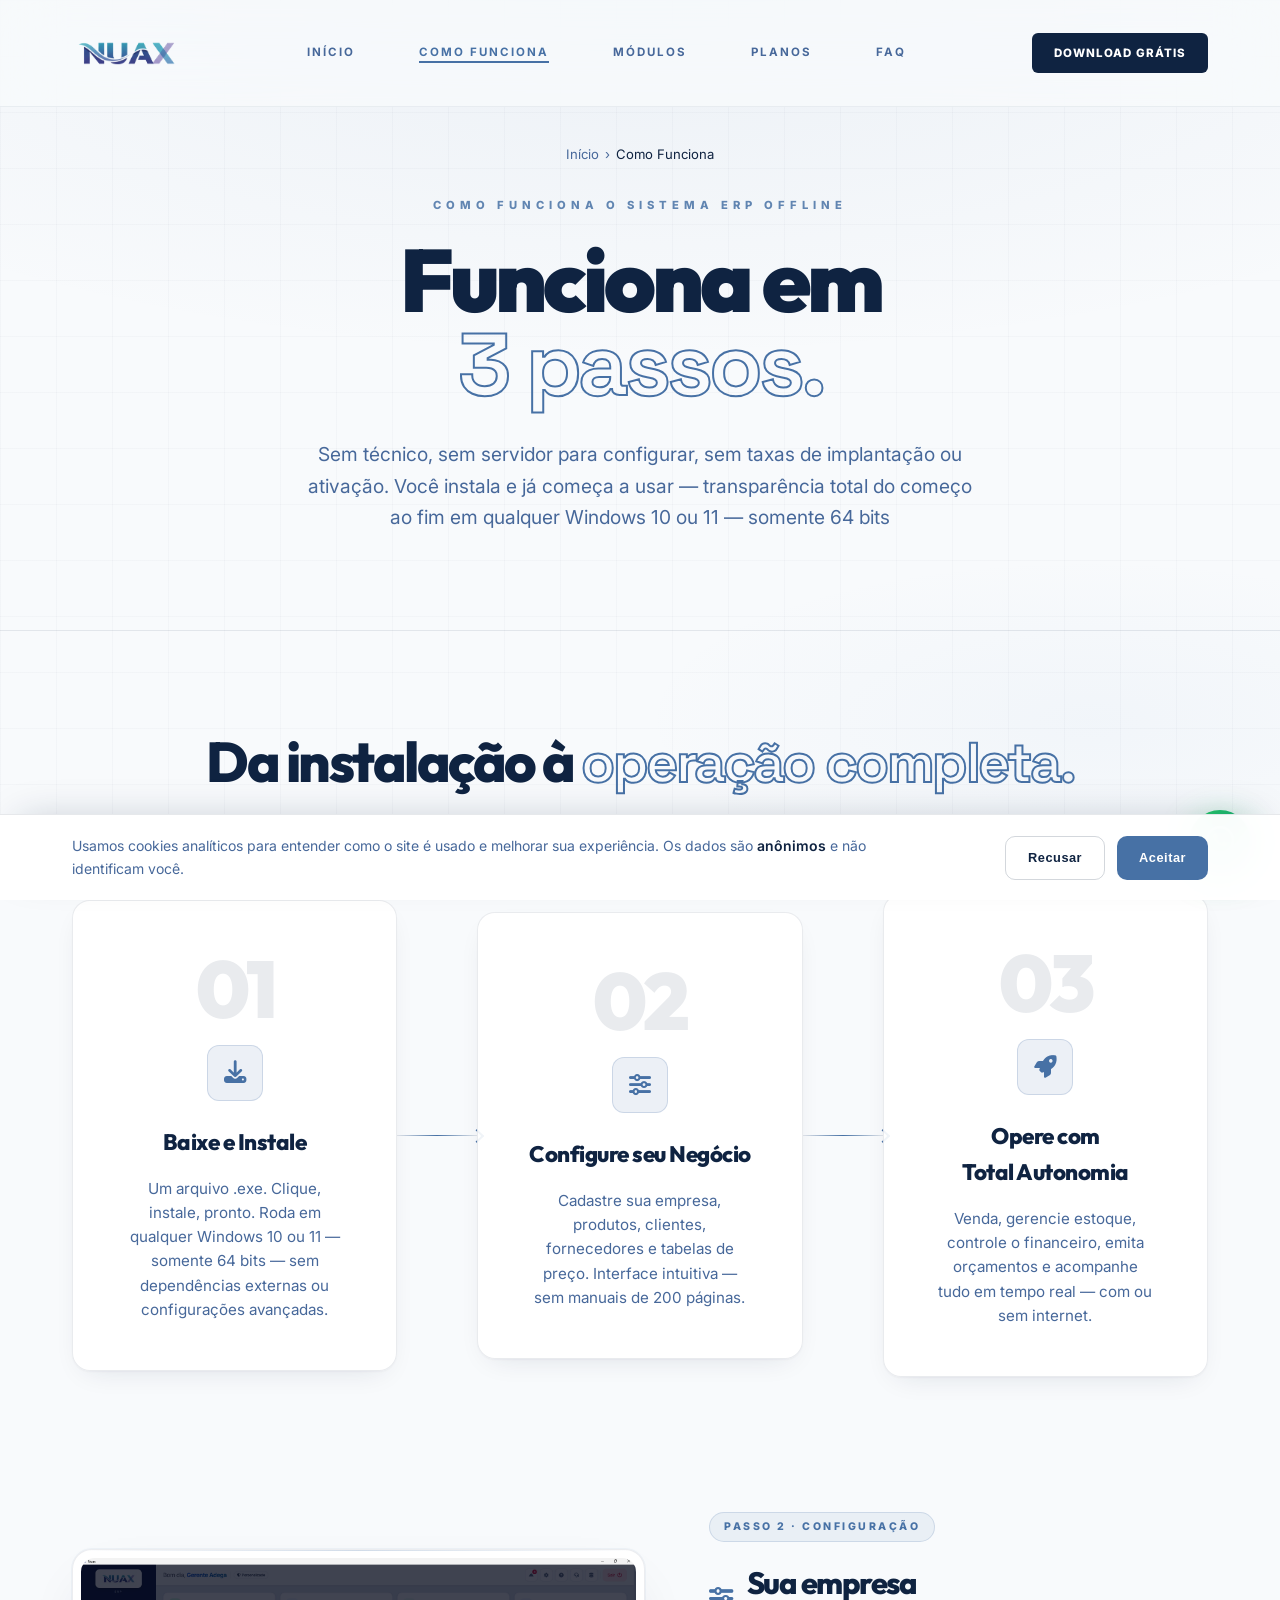
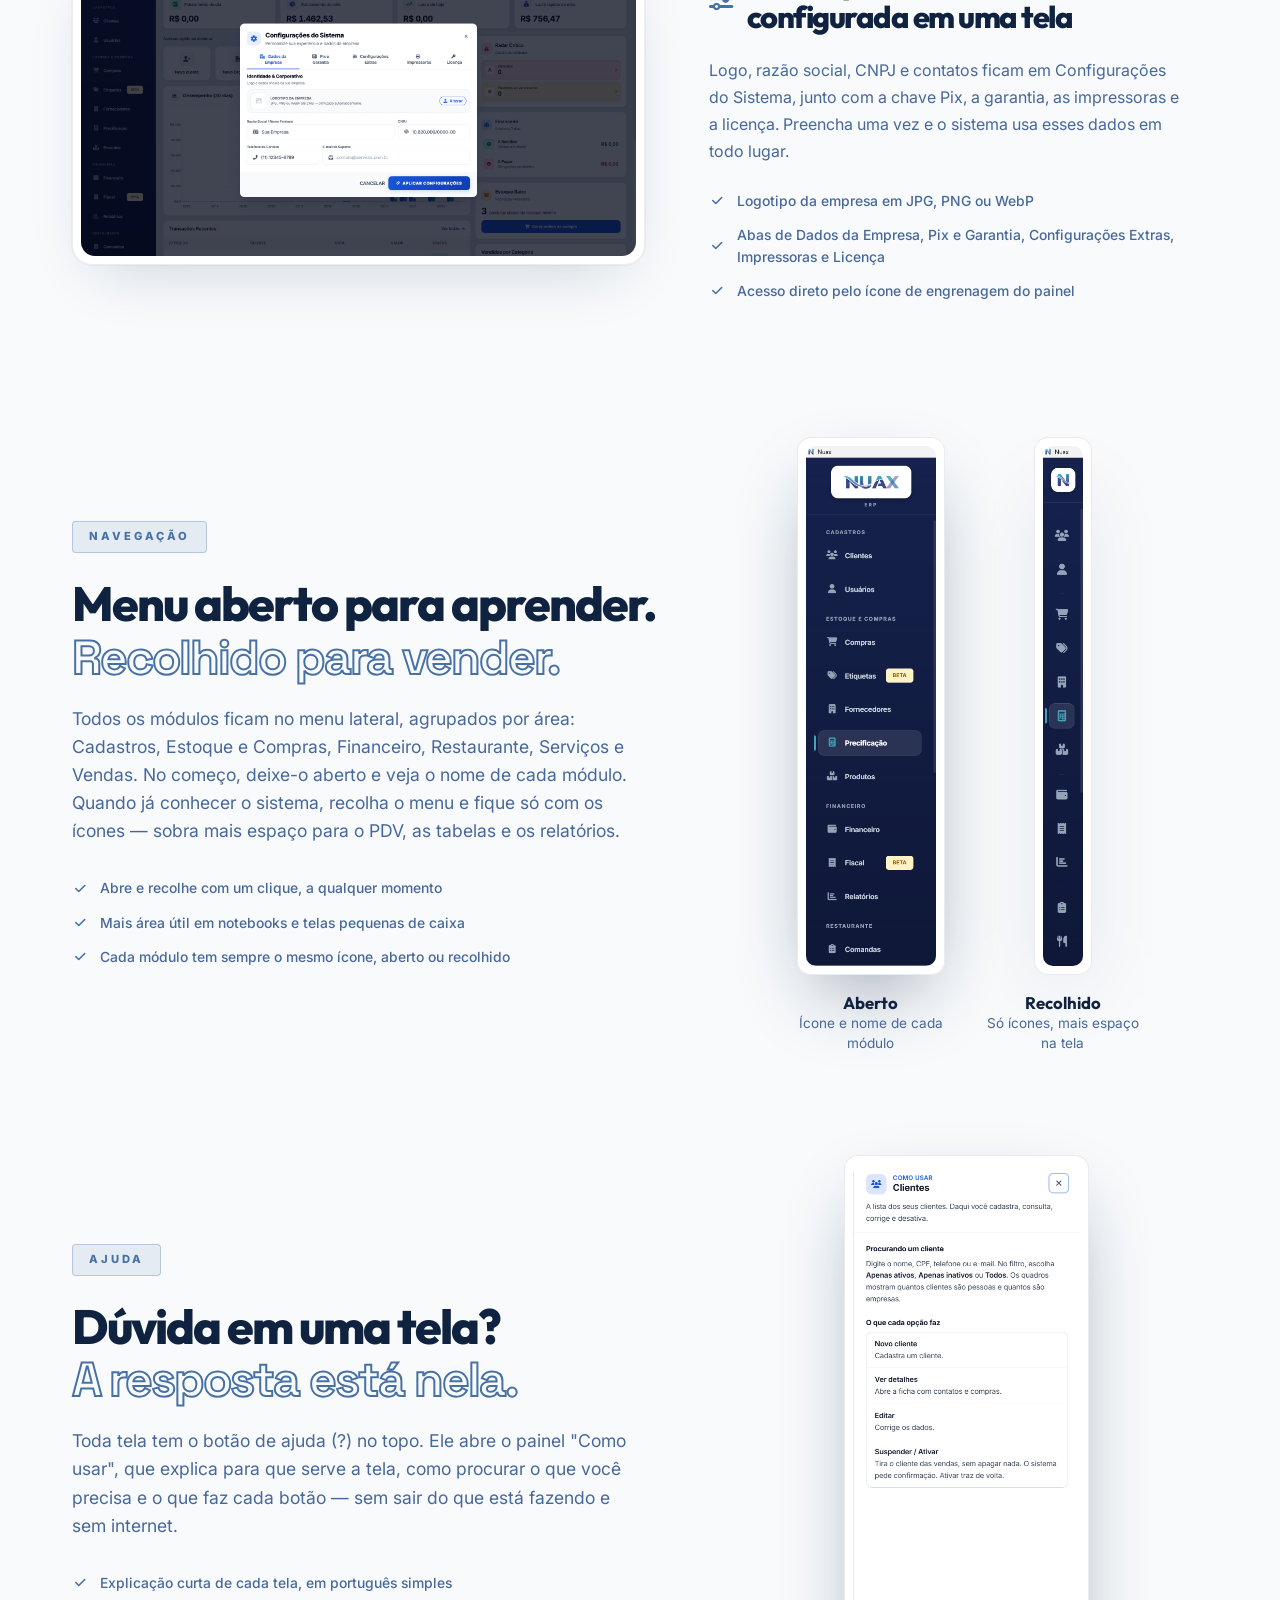
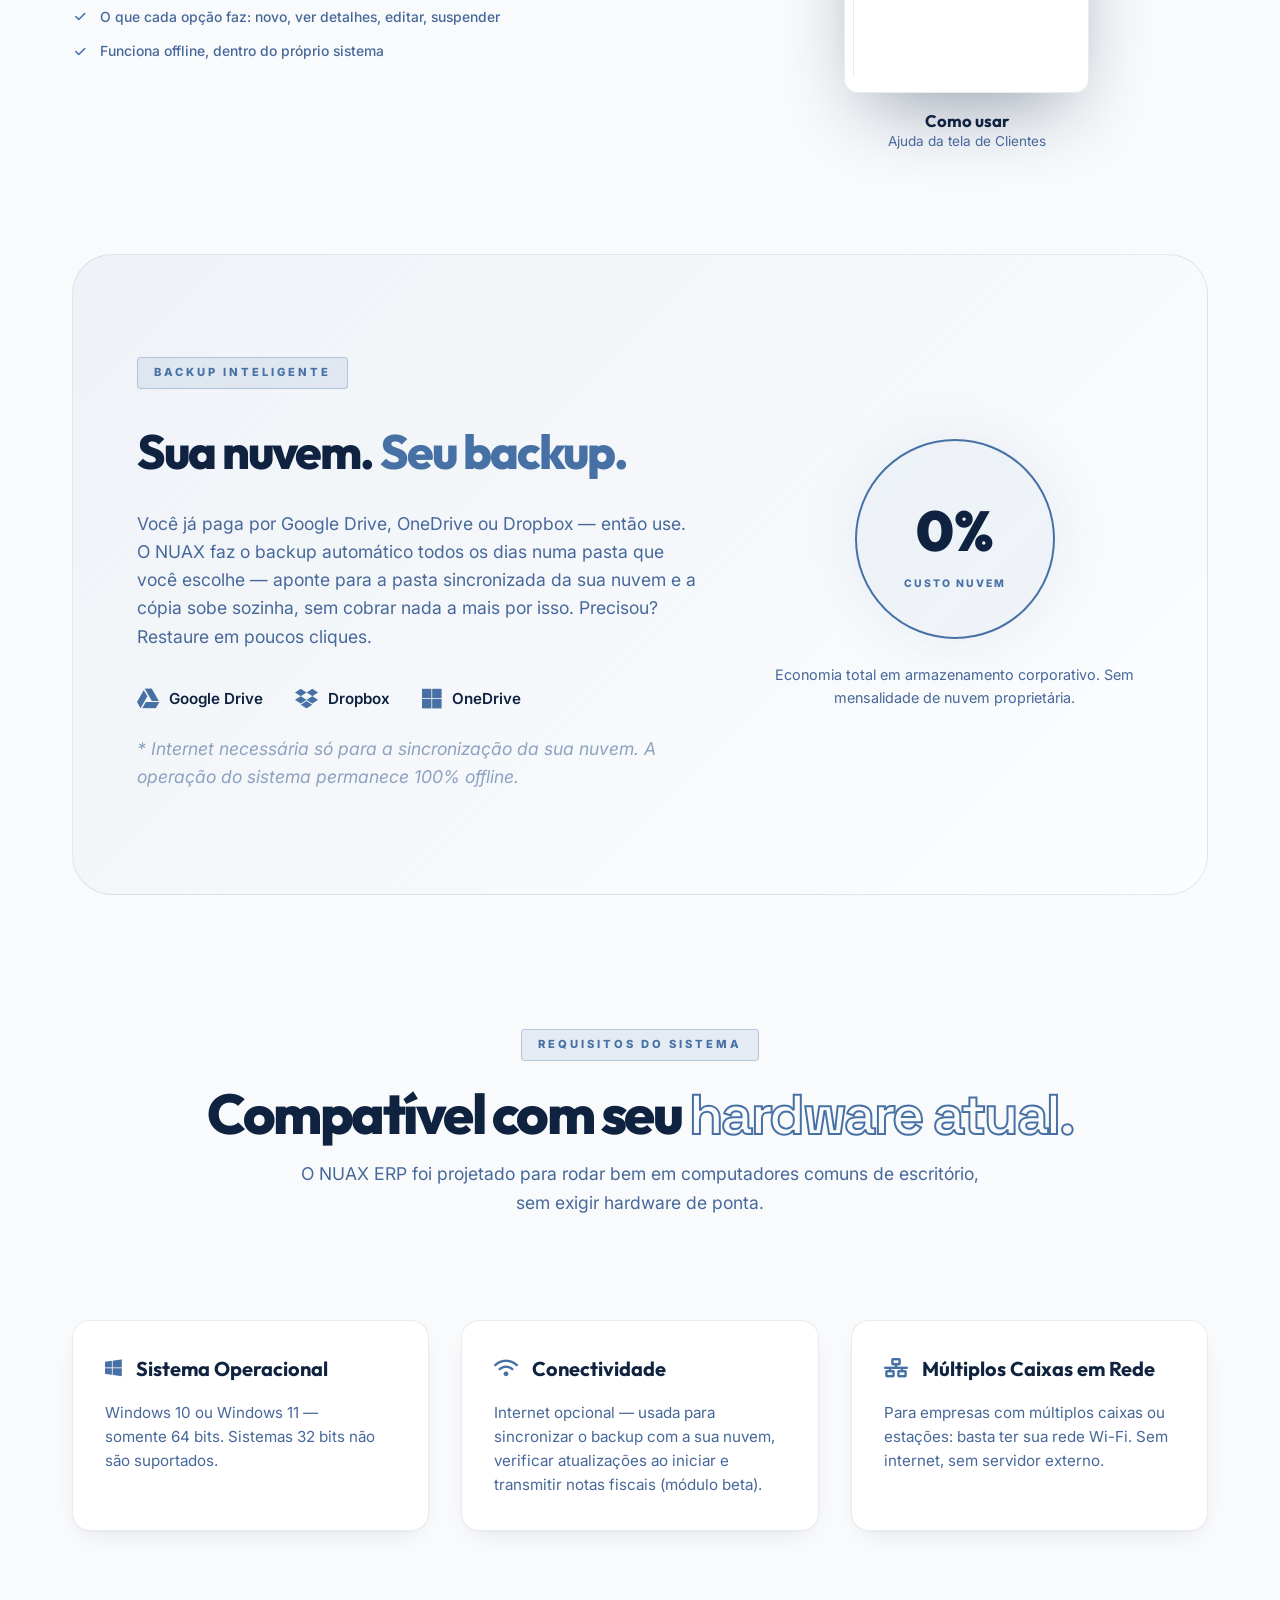
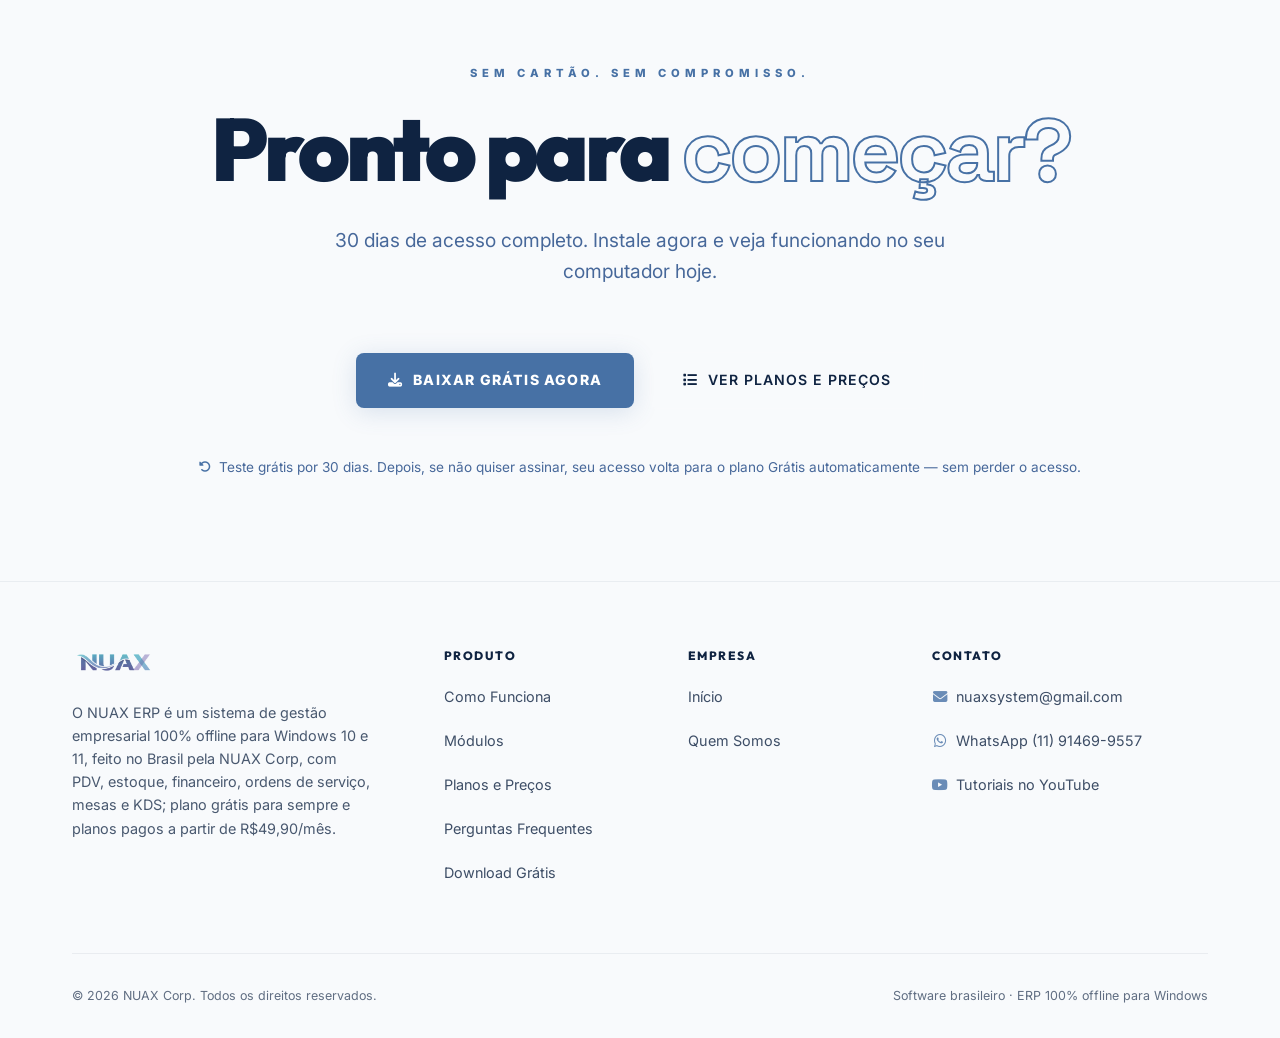
<file: erp/como-funciona.html>
<!DOCTYPE html><html lang="pt-br"><head><meta charset="UTF-8"><meta name="viewport" content="width=device-width,initial-scale=1"><title>Como Funciona o ERP Offline NUAX: Instale em 3 Passos</title><meta name="description" content="Instale o NUAX ERP no Windows 10/11 em 5 minutos, sem técnico e sem servidor. Backup automático sincronizável com sua nuvem e vários caixas em rede local."><meta name="keywords" content="como funciona ERP offline, instalar sistema de gestão, ERP local, backup Google Drive ERP, requisitos Windows 10 11 64 bits, vários caixas rede local, sistema sem servidor"><meta name="author" content="NUAX Corp"><meta name="robots" content="index, follow, max-image-preview:large, max-snippet:-1"><meta name="theme-color" content="#f8fafc"><meta name="geo.region" content="BR-SP"><meta name="geo.placename" content="São Paulo"><meta name="geo.position" content="-23.5686278;-46.6985239"><meta name="ICBM" content="-23.5686278, -46.6985239"><script>function gtag(){dataLayer.push(arguments)}window.dataLayer=window.dataLayer||[],gtag("consent","default",{analytics_storage:"accepted"===localStorage.getItem("nuax_cookie_consent")?"granted":"denied",ad_storage:"denied"})</script><script async src="https://www.googletagmanager.com/gtag/js?id=G-6E8NX6RSP4"></script><script>function gtag(){dataLayer.push(arguments)}window.dataLayer=window.dataLayer||[],gtag("js",new Date),gtag("config","G-6E8NX6RSP4")</script><link rel="canonical" href="https://nuax.com.br/erp/como-funciona.html"><link rel="icon" href="/assets/favicon.ico" sizes="any"><link rel="apple-touch-icon" href="/assets/apple-touch-icon.png"><link rel="manifest" href="/site.webmanifest"><link rel="llms-txt" href="https://nuax.com.br/llms.txt"><meta property="og:type" content="website"><meta property="og:locale" content="pt_BR"><meta property="og:site_name" content="NUAX ERP"><meta property="og:url" content="https://nuax.com.br/erp/como-funciona.html"><meta property="og:title" content="Como Funciona o ERP Offline NUAX: Instale em 3 Passos"><meta property="og:description" content="Instale o NUAX ERP no Windows 10/11 em 5 minutos, sem técnico e sem servidor. Backup automático sincronizável com sua nuvem e vários caixas em rede local."><meta property="og:image" content="https://nuax.com.br/assets/erp/dashboard_configuracao.png"><meta property="og:image:type" content="image/png"><meta property="og:image:width" content="1920"><meta property="og:image:height" content="1032"><meta property="og:image:alt" content="Configurações do sistema no NUAX ERP: dados da empresa, Pix, impressoras e licença"><meta name="twitter:card" content="summary_large_image"><meta name="twitter:url" content="https://nuax.com.br/erp/como-funciona.html"><meta name="twitter:title" content="Como Funciona o ERP Offline NUAX: Instale em 3 Passos"><meta name="twitter:description" content="Instale o NUAX ERP no Windows 10/11 em 5 minutos, sem técnico e sem servidor. Backup automático sincronizável com sua nuvem e vários caixas em rede local."><meta name="twitter:image" content="https://nuax.com.br/assets/erp/dashboard_configuracao.png"><meta name="twitter:image:alt" content="Configurações do sistema no NUAX ERP: dados da empresa, Pix, impressoras e licença"><script type="application/ld+json">{
      "@context": "https://schema.org",
      "@type": "HowTo",
      "name": "Como instalar e usar o NUAX ERP",
      "description": "Passo a passo para instalar o NUAX ERP no Windows e começar a operar com gestão empresarial completa offline.",
      "totalTime": "PT10M",
      "image": "https://nuax.com.br/assets/erp/dashboard_configuracao.png",
      "tool": [
        { "@type": "HowToTool", "name": "Windows 10 ou Windows 11 (64 bits)" },
        { "@type": "HowToTool", "name": "Arquivo instalador .exe do NUAX ERP" }
      ],
      "step": [
        {
          "@type": "HowToStep",
          "position": 1,
          "name": "Baixe e Instale",
          "text": "Um arquivo .exe. Clique, instale, pronto. Roda em qualquer Windows 10 ou 11 — somente 64 bits — sem dependências externas ou configurações avançadas.",
          "url": "https://nuax.com.br/erp/como-funciona.html#passo-1"
        },
        {
          "@type": "HowToStep",
          "position": 2,
          "name": "Configure seu Negócio",
          "text": "Cadastre sua empresa, produtos, clientes, fornecedores e tabelas de preço. Interface intuitiva — sem manuais de 200 páginas.",
          "url": "https://nuax.com.br/erp/como-funciona.html#passo-2",
          "image": "https://nuax.com.br/assets/erp/dashboard_configuracao.png"
        },
        {
          "@type": "HowToStep",
          "position": 3,
          "name": "Opere com Total Autonomia",
          "text": "Venda, gerencie estoque, controle o financeiro, emita orçamentos e acompanhe tudo em tempo real — com ou sem internet.",
          "url": "https://nuax.com.br/erp/como-funciona.html#passo-3"
        }
      ]
    }</script><script type="application/ld+json">{
      "@context": "https://schema.org",
      "@type": "BreadcrumbList",
      "itemListElement": [
        { "@type": "ListItem", "position": 1, "name": "Início", "item": "https://nuax.com.br/" },
        { "@type": "ListItem", "position": 2, "name": "Como Funciona", "item": "https://nuax.com.br/erp/como-funciona.html" }
      ]
    }</script><script type="application/ld+json">{
      "@context": "https://schema.org",
      "@type": "WebPage",
      "name": "Como Funciona o NUAX ERP | Instale em 3 Passos e Opere Offline",
      "url": "https://nuax.com.br/erp/como-funciona.html",
      "datePublished": "2025-01-01",
      "dateModified": "2026-11-11",
      "description": "Descubra como o NUAX ERP funciona: instale em qualquer Windows 10/11 64 bits, configure seu negócio e opere 100% offline.",
      "inLanguage": "pt-BR",
      "isPartOf": {
        "@type": "WebSite",
        "name": "NUAX",
        "url": "https://nuax.com.br/"
      },
      "author": {
        "@type": "Organization",
        "name": "NUAX Corp",
        "url": "https://nuax.com.br/"
      },
      "publisher": {
        "@type": "Organization",
        "name": "NUAX Corp",
        "url": "https://nuax.com.br/",
        "logo": {
          "@type": "ImageObject",
          "url": "https://nuax.com.br/assets/nuax-nome-transparente.png"
        }
      }
    }</script><link rel="preconnect" href="https://fonts.googleapis.com"><link rel="preconnect" href="https://fonts.gstatic.com" crossorigin><link href="https://fonts.googleapis.com/css2?family=Inter:wght@300..800&family=Outfit:wght@400..900&family=Space+Grotesk:wght@400..700&display=swap" rel="stylesheet"><link rel="preload" as="style" href="https://cdnjs.cloudflare.com/ajax/libs/font-awesome/6.5.1/css/all.min.css"><link rel="stylesheet" href="https://cdnjs.cloudflare.com/ajax/libs/font-awesome/6.5.1/css/all.min.css" media="print" onload='this.media="all"'><noscript><link rel="stylesheet" href="https://cdnjs.cloudflare.com/ajax/libs/font-awesome/6.5.1/css/all.min.css"></noscript><link rel="stylesheet" href="../styles.css?v=baab0ea2"></head><body class="luxury-theme"><a href="#main-content" class="skip-link">Pular para o conteúdo principal</a><div class="custom-cursor"></div><div class="mesh-gradient"></div><header class="header-main" id="navbar"><div class="wrap header-flex"><div class="brand"><a href="../index.html" aria-label="NUAX ERP — página inicial"><img src="../assets/nuax-nome-transparente.png" alt="NUAX ERP" class="brand-img" width="84" height="32"></a></div><nav class="nav-desktop" aria-label="Navegação principal"><a href="../index.html" class="nav-link">Início</a> <a href="como-funciona.html" class="nav-link active" aria-current="page">Como Funciona</a> <a href="modulos.html" class="nav-link">Módulos</a> <a href="planos.html" class="nav-link">Planos</a> <a href="faq.html" class="nav-link">FAQ</a></nav><div class="actions"><a href="download.html" class="btn-premium">Download Grátis</a> <button class="mobile-menu-btn" id="mobileMenuBtn" aria-label="Abrir menu"><span></span><span></span><span></span></button></div></div><div class="mobile-nav" id="mobileNav" role="navigation" aria-label="Menu mobile"><a href="../index.html" class="mobile-nav-link">Início</a> <a href="como-funciona.html" class="mobile-nav-link" aria-current="page">Como Funciona</a> <a href="modulos.html" class="mobile-nav-link">Módulos</a> <a href="planos.html" class="mobile-nav-link">Planos</a> <a href="faq.html" class="mobile-nav-link">FAQ</a> <a href="download.html" class="btn-premium mobile-cta">Download Grátis</a></div></header><main id="main-content"><section id="page-hero" class="page-hero-section" aria-label="Cabeçalho da página"><div class="wrap text-center"><nav aria-label="Breadcrumb" class="breadcrumb-nav reveal-up"><a href="../index.html">Início</a> <span aria-hidden="true">› </span><span aria-current="page">Como Funciona</span></nav><div class="hero-header mx-auto reveal-up"><h1 class="massive-title"><span class="reveal-text hero-kicker">Como funciona o sistema ERP offline</span>Funciona em<br><span class="accent-stroke">3 passos.</span></h1><p class="hero-subtitle mx-auto">Sem técnico, sem servidor para configurar, sem taxas de implantação ou ativação. Você instala e já começa a usar — transparência total do começo ao fim em qualquer Windows 10 ou 11 — somente 64 bits</p></div></div></section><section id="how-it-works" aria-labelledby="how-title"><div class="wrap"><div class="section-header-formal reveal-up"><h2 id="how-title">Da instalação à <span class="accent-stroke">operação completa.</span></h2></div><div class="steps-grid"><div class="step-card reveal-up" id="passo-1"><div class="step-number">01</div><div class="step-icon"><i class="fa-solid fa-download" aria-hidden="true"></i></div><h3>Baixe e Instale</h3><p>Um arquivo .exe. Clique, instale, pronto. Roda em qualquer Windows 10 ou 11 — somente 64 bits — sem dependências externas ou configurações avançadas.</p></div><div class="step-connector" aria-hidden="true"></div><div class="step-card reveal-up" style="transition-delay:.15s" id="passo-2"><div class="step-number">02</div><div class="step-icon"><i class="fa-solid fa-sliders" aria-hidden="true"></i></div><h3>Configure seu Negócio</h3><p>Cadastre sua empresa, produtos, clientes, fornecedores e tabelas de preço. Interface intuitiva — sem manuais de 200 páginas.</p></div><div class="step-connector" aria-hidden="true"></div><div class="step-card reveal-up" style="transition-delay:.3s" id="passo-3"><div class="step-number">03</div><div class="step-icon"><i class="fa-solid fa-rocket" aria-hidden="true"></i></div><h3>Opere com Total Autonomia</h3><p>Venda, gerencie estoque, controle o financeiro, emita orçamentos e acompanhe tudo em tempo real — com ou sem internet.</p></div></div></div></section><section id="configurar" aria-labelledby="config-title"><div class="wrap"><article class="showcase-block mod-showcase"><div class="showcase-img-wrap reveal-scale"><div class="showcase-img-frame"><picture><source srcset="../assets/erp/dashboard_configuracao.webp" type="image/webp"><img width="1920" height="1032" src="../assets/erp/dashboard_configuracao.png" alt="Configurações do sistema no NUAX ERP: logotipo, razão social, CNPJ, telefone e e-mail da empresa, com abas de Pix e garantia, impressoras e licença" class="showcase-img zoomable-image" loading="lazy" decoding="async"></picture></div></div><div class="showcase-content reveal-right"><span class="showcase-badge">Passo 2 · Configuração</span><h2 class="showcase-title mod-showcase-title" id="config-title"><i class="fa-solid fa-sliders" aria-hidden="true"></i> Sua empresa configurada em uma tela</h2><p class="showcase-desc">Logo, razão social, CNPJ e contatos ficam em Configurações do Sistema, junto com a chave Pix, a garantia, as impressoras e a licença. Preencha uma vez e o sistema usa esses dados em todo lugar.</p><ul class="showcase-features" role="list"><li><i class="fa-solid fa-check" aria-hidden="true"></i> Logotipo da empresa em JPG, PNG ou WebP</li><li><i class="fa-solid fa-check" aria-hidden="true"></i> Abas de Dados da Empresa, Pix e Garantia, Configurações Extras, Impressoras e Licença</li><li><i class="fa-solid fa-check" aria-hidden="true"></i> Acesso direto pelo ícone de engrenagem do painel</li></ul></div></article></div></section><section id="menu-lateral" aria-labelledby="menu-title"><div class="wrap"><div class="menu-showcase"><div class="menu-showcase-text reveal-up"><span class="badge-indigo">NAVEGAÇÃO</span><h2 id="menu-title">Menu aberto para aprender. <span class="accent-stroke">Recolhido para vender.</span></h2><p>Todos os módulos ficam no menu lateral, agrupados por área: Cadastros, Estoque e Compras, Financeiro, Restaurante, Serviços e Vendas. No começo, deixe-o aberto e veja o nome de cada módulo. Quando já conhecer o sistema, recolha o menu e fique só com os ícones — sobra mais espaço para o PDV, as tabelas e os relatórios.</p><ul class="showcase-features" role="list"><li><i class="fa-solid fa-check" aria-hidden="true"></i> Abre e recolhe com um clique, a qualquer momento</li><li><i class="fa-solid fa-check" aria-hidden="true"></i> Mais área útil em notebooks e telas pequenas de caixa</li><li><i class="fa-solid fa-check" aria-hidden="true"></i> Cada módulo tem sempre o mesmo ícone, aberto ou recolhido</li></ul></div><div class="menu-shots reveal-up" style="transition-delay:.15s"><figure class="menu-shot"><div class="menu-shot-frame"><picture><source srcset="../assets/erp/menuLateralAberto.webp" type="image/webp"><img width="259" height="1033" src="../assets/erp/menuLateralAberto.png" alt="Menu lateral do NUAX ERP aberto e agrupado por área: Cadastros (Clientes, Usuários), Estoque e Compras (Compras, Etiquetas beta, Fornecedores, Precificação, Produtos), Financeiro (Financeiro, Fiscal beta, Relatórios) e Restaurante (Comandas)" class="zoomable-image" loading="lazy" decoding="async"></picture></div><figcaption><strong>Aberto</strong> Ícone e nome de cada módulo</figcaption></figure><figure class="menu-shot"><div class="menu-shot-frame"><picture><source srcset="../assets/erp/menuLateralFechado.webp" type="image/webp"><img width="79" height="1029" src="../assets/erp/menuLateralFechado.png" alt="Menu lateral do NUAX ERP recolhido, mostrando apenas os ícones dos módulos" class="zoomable-image" loading="lazy" decoding="async"></picture></div><figcaption><strong>Recolhido</strong> Só ícones, mais espaço na tela</figcaption></figure></div></div></div></section><section id="ajuda-tela" aria-labelledby="ajuda-title"><div class="wrap"><div class="menu-showcase"><div class="menu-showcase-text reveal-up"><span class="badge-indigo">AJUDA</span><h2 id="ajuda-title">Dúvida em uma tela? <span class="accent-stroke">A resposta está nela.</span></h2><p>Toda tela tem o botão de ajuda (?) no topo. Ele abre o painel "Como usar", que explica para que serve a tela, como procurar o que você precisa e o que faz cada botão — sem sair do que está fazendo e sem internet.</p><ul class="showcase-features" role="list"><li><i class="fa-solid fa-check" aria-hidden="true"></i> Explicação curta de cada tela, em português simples</li><li><i class="fa-solid fa-check" aria-hidden="true"></i> O que cada opção faz: novo, ver detalhes, editar, suspender</li><li><i class="fa-solid fa-check" aria-hidden="true"></i> Funciona offline, dentro do próprio sistema</li></ul></div><div class="menu-shots reveal-up" style="transition-delay:.15s"><figure class="menu-shot"><div class="menu-shot-frame"><picture><source srcset="../assets/erp/como_usar.webp" type="image/webp"><img width="439" height="1007" src="../assets/erp/como_usar.png" alt="Painel Como usar do NUAX ERP na tela de Clientes, explicando como procurar um cliente e o que fazem as opções Novo cliente, Ver detalhes, Editar e Suspender ou Ativar" class="zoomable-image" loading="lazy" decoding="async"></picture></div><figcaption><strong>Como usar</strong> Ajuda da tela de Clientes</figcaption></figure></div></div></div></section><section id="cloud-sync" aria-labelledby="cloud-title" style="padding-top:0"><div class="wrap"><div class="cloud-card-premium reveal-up"><div class="cloud-text"><span class="badge-indigo">BACKUP INTELIGENTE</span><h2 id="cloud-title">Sua nuvem. <span class="txt-indigo">Seu backup.</span></h2><p>Você já paga por Google Drive, OneDrive ou Dropbox — então use. O NUAX faz o backup automático todos os dias numa pasta que você escolhe — aponte para a pasta sincronizada da sua nuvem e a cópia sobe sozinha, sem cobrar nada a mais por isso. Precisou? Restaure em poucos cliques.</p><ul class="cloud-list"><li><i class="fa-brands fa-google-drive" aria-hidden="true"></i> Google Drive</li><li><i class="fa-brands fa-dropbox" aria-hidden="true"></i> Dropbox</li><li><i class="fa-brands fa-microsoft" aria-hidden="true"></i> OneDrive</li></ul><p class="cloud-note">* Internet necessária só para a sincronização da sua nuvem. A operação do sistema permanece 100% offline.</p></div><div class="cloud-benefit"><div class="stat-circle"><span class="stat-num">0%</span> <span class="stat-label">CUSTO NUVEM</span></div><p>Economia total em armazenamento corporativo. Sem mensalidade de nuvem proprietária.</p></div></div></div></section><section id="requisitos" aria-labelledby="req-title"><div class="wrap"><div class="section-header-formal reveal-up"><span class="badge-indigo">REQUISITOS DO SISTEMA</span><h2 id="req-title">Compatível com seu <span class="accent-stroke">hardware atual.</span></h2><p>O NUAX ERP foi projetado para rodar bem em computadores comuns de escritório, sem exigir hardware de ponta.</p></div><div class="mod-grid reveal-up"><div class="mod-item-formal"><h3><i class="fa-brands fa-windows" aria-hidden="true"></i> Sistema Operacional</h3><p>Windows 10 ou Windows 11 — somente 64 bits. Sistemas 32 bits não são suportados.</p></div><div class="mod-item-formal"><h3><i class="fa-solid fa-wifi" aria-hidden="true"></i> Conectividade</h3><p>Internet opcional — usada para sincronizar o backup com a sua nuvem, verificar atualizações ao iniciar e transmitir notas fiscais (módulo beta).</p></div><div class="mod-item-formal"><h3><i class="fa-solid fa-network-wired" aria-hidden="true"></i> Múltiplos Caixas em Rede</h3><p>Para empresas com múltiplos caixas ou estações: basta ter sua rede Wi-Fi. Sem internet, sem servidor externo.</p></div></div></div></section><section id="cta-funciona" aria-label="Chamada para ação" style="padding-bottom:0"><div class="wrap text-center"><span class="reveal-text reveal-up">SEM CARTÃO. SEM COMPROMISSO.</span><h2 class="massive-title reveal-up">Pronto para <span class="accent-stroke">começar?</span></h2><p class="hero-subtitle mx-auto reveal-up">30 dias de acesso completo. Instale agora e veja funcionando no seu computador hoje.</p><div class="hero-cta-group reveal-up"><a href="download.html" class="btn-hero-primary"><i class="fa-solid fa-download" aria-hidden="true"></i> Baixar Grátis Agora </a><a href="planos.html" class="btn-hero-secondary"><i class="fa-solid fa-list" aria-hidden="true"></i> Ver Planos e Preços</a></div><p class="cta-microcopy reveal-up"><i class="fa-solid fa-rotate-left" aria-hidden="true"></i> Teste grátis por 30 dias. Depois, se não quiser assinar, seu acesso volta para o plano Grátis automaticamente — sem perder o acesso.</p></div></section></main><footer class="footer-lux"><div class="wrap"><div class="footer-grid"><div class="f-brand"><a href="../index.html" aria-label="NUAX ERP — página inicial"><img src="../assets/nuax-nome-transparente.png" alt="NUAX ERP" class="footer-brand-img" width="84" height="32" loading="lazy" decoding="async"></a><p class="f-tagline">O NUAX ERP é um sistema de gestão empresarial 100% offline para Windows 10 e 11, feito no Brasil pela NUAX Corp, com PDV, estoque, financeiro, ordens de serviço, mesas e KDS; plano grátis para sempre e planos pagos a partir de R$49,90/mês.</p></div><nav class="f-col" aria-label="Produto"><p class="f-title">Produto</p><ul><li><a href="../erp/como-funciona.html">Como Funciona</a></li><li><a href="../erp/modulos.html">Módulos</a></li><li><a href="../erp/planos.html">Planos e Preços</a></li><li><a href="../erp/faq.html">Perguntas Frequentes</a></li><li><a href="../erp/download.html">Download Grátis</a></li></ul></nav><nav class="f-col" aria-label="Empresa"><p class="f-title">Empresa</p><ul><li><a href="../index.html">Início</a></li><li><a href="../quem-somos.html">Quem Somos</a></li></ul></nav><div class="f-col"><p class="f-title">Contato</p><address><ul><li><a href="mailto:nuaxsystem@gmail.com"><i class="fa-solid fa-envelope" aria-hidden="true"></i> nuaxsystem@gmail.com</a></li><li><a href="https://wa.me/5511914699557" target="_blank" rel="noopener"><i class="fa-brands fa-whatsapp" aria-hidden="true"></i> WhatsApp (11) 91469-9557</a></li><li><a href="https://www.youtube.com/playlist?list=PLLFtjuCqCMP4" target="_blank" rel="noopener"><i class="fa-brands fa-youtube" aria-hidden="true"></i> Tutoriais no YouTube</a></li></ul></address></div></div><div class="f-bottom"><span>© 2026 NUAX Corp. Todos os direitos reservados.</span> <span>Software brasileiro · ERP 100% offline para Windows</span></div></div></footer><div id="cookie-banner" class="cookie-banner" role="dialog" aria-label="Aviso de cookies" hidden><div class="cookie-banner__inner"><p class="cookie-banner__text">Usamos cookies analíticos para entender como o site é usado e melhorar sua experiência. Os dados são <strong>anônimos</strong> e não identificam você.</p><div class="cookie-banner__actions"><button id="cookie-reject" class="cookie-banner__btn cookie-banner__btn--secondary">Recusar</button> <button id="cookie-accept" class="cookie-banner__btn cookie-banner__btn--primary">Aceitar</button></div></div></div><div class="ativ-overlay" id="ativOverlay" role="dialog" aria-modal="true" aria-labelledby="ativTitle"><div class="ativ-card animate-pm"><button class="ativ-close" id="ativClose" aria-label="Fechar"><i class="fa-solid fa-xmark" aria-hidden="true"></i></button><div class="ativ-content"><div class="ativ-texto"><div class="ativ-eyebrow"><i class="fa-solid fa-rocket" aria-hidden="true"></i> Download iniciado</div><h2 class="ativ-titulo" id="ativTitle">3 passos. 5 minutos. Pronto.</h2><ol class="ativ-passos"><li><span class="ativ-passo-num">1</span><div><strong>Abra o instalador</strong> <span>O arquivo já está baixando. Abra quando terminar e siga os passos normais de instalação do Windows — não precisa de técnico.</span></div></li><li><span class="ativ-passo-num">2</span><div><strong>Na tela de ativação clique em "Experimentar 30 dias grátis"</strong> <span>Vai abrir uma tela com os planos — escolha um de sua preferência. Na próxima tela, insira seu usuário e e-mail para registro e clique em "Começar agora grátis". Aguarde a ativação.</span></div></li><li><span class="ativ-passo-num">3</span><div><strong>Teste grátis por 30 dias — depois, você decide</strong> <span>Após os 30 dias, se não quiser assinar, seu acesso volta para o plano Grátis automaticamente — sem perder o acesso nem os seus dados.</span></div></li></ol><button class="ativ-btn-fechar" id="ativBtnFechar"><i class="fa-solid fa-download" aria-hidden="true"></i> Ok, entendi</button></div><div class="ativ-img-wrap"><picture><source srcset="../assets/erp/ativacao.webp" type="image/webp"><img width="1919" height="1033" src="../assets/erp/ativacao.png" alt="Tela de ativação do NUAX mostrando o botão Experimentar 30 dias grátis" class="ativ-img" loading="lazy" role="button" tabindex="0" aria-label="Ampliar imagem explicativa da tela de ativação" decoding="async"></picture><div class="ativ-seta-label"><i class="fa-solid fa-arrow-up" aria-hidden="true"></i> <span>Clique na imagem para ampliar</span></div></div></div></div></div><script src="../scripts.js?v=baab0ea2"></script></body></html>
</file>
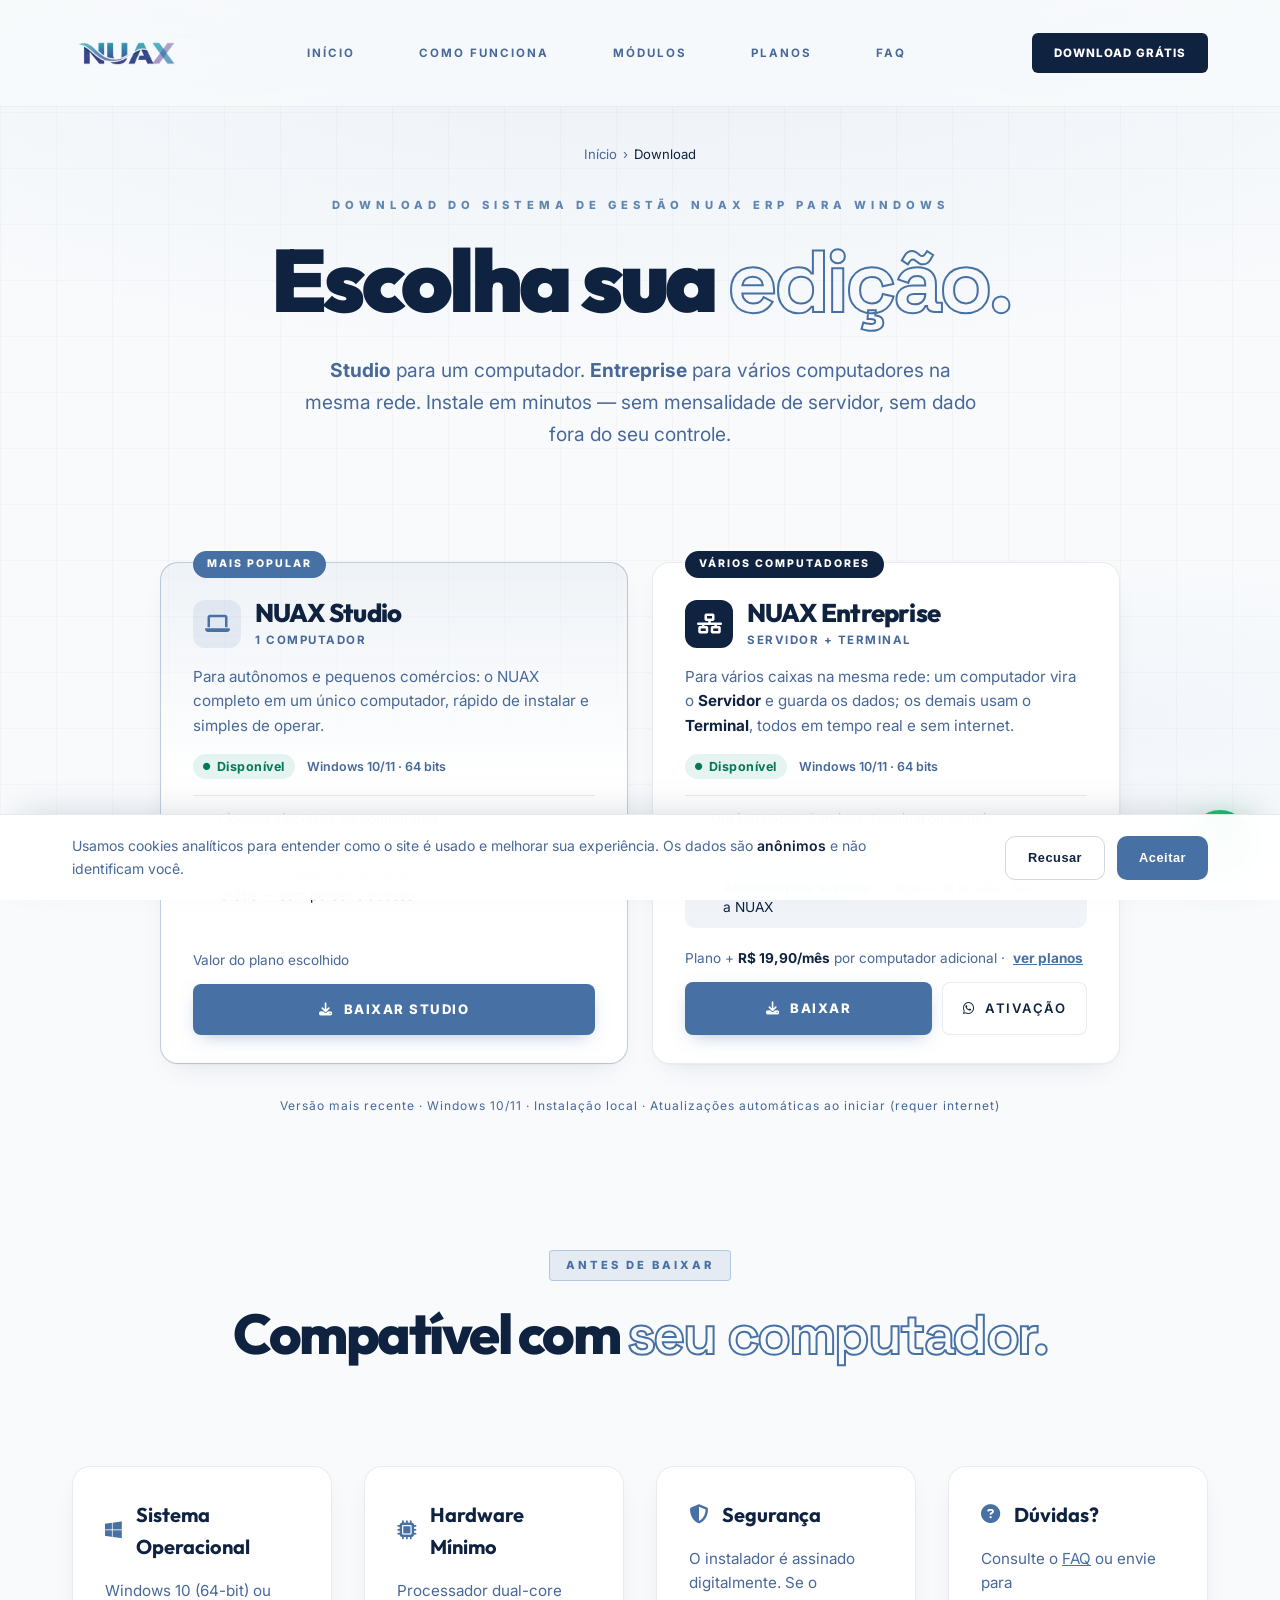
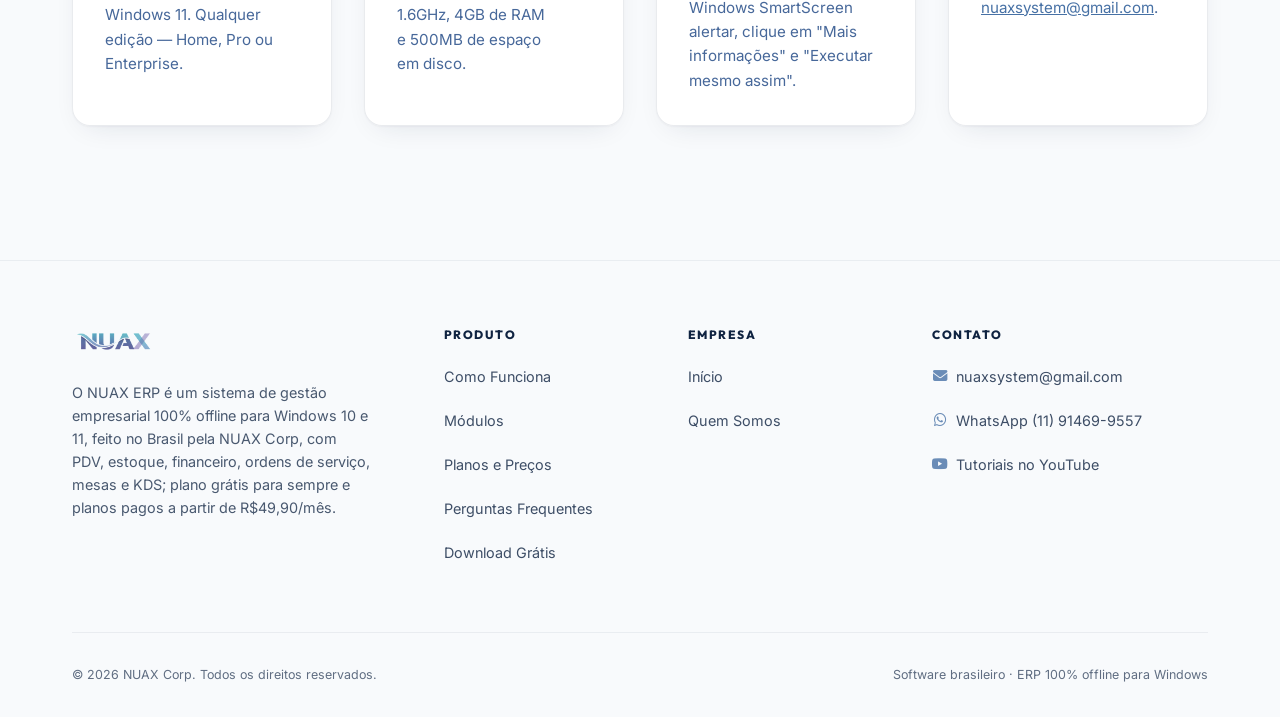
<file: erp/download.html>
<!DOCTYPE html><html lang="pt-br"><head><meta charset="UTF-8"><meta name="viewport" content="width=device-width,initial-scale=1"><title>Baixar Sistema de Gestão Grátis para Windows | NUAX ERP</title><meta name="description" content="Baixe grátis o NUAX ERP para Windows 10/11: Studio para 1 computador ou Entreprise (Servidor + Terminal) para vários em rede. 30 dias grátis, sem cartão."><meta name="keywords" content="baixar sistema de gestão grátis, download ERP Windows, programa de PDV grátis, baixar sistema de vendas, sistema de estoque grátis para baixar, ERP teste grátis 30 dias"><meta name="author" content="NUAX Corp"><meta name="robots" content="index, follow, max-image-preview:large, max-snippet:-1"><meta name="theme-color" content="#f8fafc"><meta name="geo.region" content="BR-SP"><meta name="geo.placename" content="São Paulo"><meta name="geo.position" content="-23.5686278;-46.6985239"><meta name="ICBM" content="-23.5686278, -46.6985239"><script>function gtag(){dataLayer.push(arguments)}window.dataLayer=window.dataLayer||[],gtag("consent","default",{analytics_storage:"accepted"===localStorage.getItem("nuax_cookie_consent")?"granted":"denied",ad_storage:"denied"})</script><script async src="https://www.googletagmanager.com/gtag/js?id=G-6E8NX6RSP4"></script><script>function gtag(){dataLayer.push(arguments)}window.dataLayer=window.dataLayer||[],gtag("js",new Date),gtag("config","G-6E8NX6RSP4")</script><link rel="canonical" href="https://nuax.com.br/erp/download.html"><link rel="icon" href="/assets/favicon.ico" sizes="any"><link rel="apple-touch-icon" href="/assets/apple-touch-icon.png"><link rel="manifest" href="/site.webmanifest"><link rel="llms-txt" href="https://nuax.com.br/llms.txt"><meta property="og:type" content="website"><meta property="og:locale" content="pt_BR"><meta property="og:site_name" content="NUAX ERP"><meta property="og:url" content="https://nuax.com.br/erp/download.html"><meta property="og:title" content="Baixar Sistema de Gestão Grátis para Windows | NUAX ERP"><meta property="og:description" content="Baixe grátis o NUAX ERP para Windows 10/11: Studio para 1 computador ou Entreprise (Servidor + Terminal) para vários em rede. 30 dias grátis, sem cartão."><meta property="og:image" content="https://nuax.com.br/assets/erp/dashboard.png"><meta property="og:image:type" content="image/png"><meta property="og:image:width" content="1920"><meta property="og:image:height" content="1032"><meta property="og:image:alt" content="Painel do NUAX ERP, sistema de gestão offline para Windows"><meta name="twitter:card" content="summary_large_image"><meta name="twitter:url" content="https://nuax.com.br/erp/download.html"><meta name="twitter:title" content="Baixar Sistema de Gestão Grátis para Windows | NUAX ERP"><meta name="twitter:description" content="Baixe grátis o NUAX ERP para Windows 10/11: Studio para 1 computador ou Entreprise (Servidor + Terminal) para vários em rede. 30 dias grátis, sem cartão."><meta name="twitter:image" content="https://nuax.com.br/assets/erp/dashboard.png"><meta name="twitter:image:alt" content="Painel do NUAX ERP, sistema de gestão offline para Windows"><script type="application/ld+json">{
      "@context": "https://schema.org",
      "@type": "SoftwareApplication",
      "name": "NUAX ERP",
      "operatingSystem": "Windows 10, Windows 11",
      "applicationCategory": "BusinessApplication",
      "description": "Sistema de gestão empresarial offline para Windows com PDV, Estoque, Financeiro e CRM. Edições: Studio (1 computador) e Entreprise (Servidor + Terminal, vários computadores em rede local).",
      "downloadUrl": "https://github.com/samuccadev/nuax-releases/releases/latest",
      "softwareVersion": "1.1.24",
      "offers": [
        {
          "@type": "Offer",
          "name": "NUAX Studio",
          "price": "0",
          "priceCurrency": "BRL",
          "priceValidUntil": "2026-12-31",
          "description": "Trial de 30 dias grátis, sem cartão de crédito"
        }
      ],
      "featureList": [
        "100% Offline",
        "PDV Frente de Loja com PIX QR Code, fiado e pagamento múltiplo",
        "Monitor do Cliente no segundo monitor",
        "Controle de Estoque com alertas de estoque mínimo, validade e lote",
        "Importação de XML de NF-e nas compras",
        "Alertas automáticos de produtos próximos ao vencimento",
        "Contas a Pagar e Receber",
        "Fluxo de Caixa",
        "Gestão de Caixas (abertura, fechamento, sangria, auditoria e senha de gerente)",
        "Orçamentos",
        "Compras & Fornecedores",
        "Etiquetas e Código de Barras EAN-13/CODE128 (beta)",
        "Precificação por Markup/Margem",
        "Clientes & CRM",
        "Ordens de Serviço (OS) com garantia",
        "Kanban de Projetos",
        "Gestão de Mesas e Comandas com lançamento pelo celular do garçom",
        "Monitor KDS para Cozinha",
        "Monitor de Finalizado",
        "Relatórios & BI (dashboards offline e exportação CSV)",
        "Usuários & Permissões",
        "Backup automático com restauração (sincronizável com Google Drive / OneDrive / Dropbox)",
        "Notas fiscais NFC-e, NF-e e NFS-e (beta, requer internet)",
        "Edição NUAX Entreprise (Servidor + Terminal) para vários computadores na mesma rede local",
        "Sem mensalidade de servidor"
      ]
    }</script><script type="application/ld+json">{
      "@context": "https://schema.org",
      "@type": "BreadcrumbList",
      "itemListElement": [
        { "@type": "ListItem", "position": 1, "name": "Início", "item": "https://nuax.com.br/" },
        { "@type": "ListItem", "position": 2, "name": "Download", "item": "https://nuax.com.br/erp/download.html" }
      ]
    }</script><script type="application/ld+json">{
      "@context": "https://schema.org",
      "@type": "WebPage",
      "name": "Download NUAX ERP | PDV, Estoque com Alertas, Contas a Pagar/Receber — Grátis 30 dias",
      "url": "https://nuax.com.br/erp/download.html",
      "datePublished": "2025-01-01",
      "dateModified": "2026-10-30",
      "description": "Baixe o NUAX ERP grátis para Windows 10/11: Studio (1 computador) ou Entreprise (Servidor + Terminal, vários computadores em rede). Teste 30 dias, sem cartão.",
      "inLanguage": "pt-BR",
      "isPartOf": {
        "@type": "WebSite",
        "name": "NUAX",
        "url": "https://nuax.com.br/"
      },
      "author": {
        "@type": "Organization",
        "name": "NUAX Corp",
        "url": "https://nuax.com.br/"
      },
      "publisher": {
        "@type": "Organization",
        "name": "NUAX Corp",
        "url": "https://nuax.com.br/",
        "logo": {
          "@type": "ImageObject",
          "url": "https://nuax.com.br/assets/nuax-nome-transparente.png"
        }
      }
    }</script><link rel="preconnect" href="https://fonts.googleapis.com"><link rel="preconnect" href="https://fonts.gstatic.com" crossorigin><link href="https://fonts.googleapis.com/css2?family=Inter:wght@300..800&family=Outfit:wght@400..900&family=Space+Grotesk:wght@400..700&display=swap" rel="stylesheet"><link rel="preload" as="style" href="https://cdnjs.cloudflare.com/ajax/libs/font-awesome/6.5.1/css/all.min.css"><link rel="stylesheet" href="https://cdnjs.cloudflare.com/ajax/libs/font-awesome/6.5.1/css/all.min.css" media="print" onload='this.media="all"'><noscript><link rel="stylesheet" href="https://cdnjs.cloudflare.com/ajax/libs/font-awesome/6.5.1/css/all.min.css"></noscript><link rel="stylesheet" href="../styles.css?v=baab0ea2"></head><body class="luxury-theme"><a href="#main-content" class="skip-link">Pular para o conteúdo principal</a><div class="custom-cursor"></div><div class="mesh-gradient"></div><header class="header-main" id="navbar"><div class="wrap header-flex"><div class="brand"><a href="../index.html" aria-label="NUAX ERP — página inicial"><img src="../assets/nuax-nome-transparente.png" alt="NUAX ERP" class="brand-img" width="84" height="32"></a></div><nav class="nav-desktop" aria-label="Navegação principal"><a href="../index.html" class="nav-link">Início</a> <a href="como-funciona.html" class="nav-link">Como Funciona</a> <a href="modulos.html" class="nav-link">Módulos</a> <a href="planos.html" class="nav-link">Planos</a> <a href="faq.html" class="nav-link">FAQ</a></nav><div class="actions"><a href="download.html" class="btn-premium active">Download Grátis</a> <button class="mobile-menu-btn" id="mobileMenuBtn" aria-label="Abrir menu"><span></span><span></span><span></span></button></div></div><div class="mobile-nav" id="mobileNav" role="navigation" aria-label="Menu mobile"><a href="../index.html" class="mobile-nav-link">Início</a> <a href="como-funciona.html" class="mobile-nav-link">Como Funciona</a> <a href="modulos.html" class="mobile-nav-link">Módulos</a> <a href="planos.html" class="mobile-nav-link">Planos</a> <a href="faq.html" class="mobile-nav-link">FAQ</a> <a href="download.html" class="btn-premium mobile-cta">Download Grátis</a></div></header><main id="main-content"><section id="page-hero" class="page-hero-section page-hero--compact" aria-label="Cabeçalho da página"><div class="wrap text-center"><nav aria-label="Breadcrumb" class="breadcrumb-nav reveal-up"><a href="../index.html">Início</a> <span aria-hidden="true">› </span><span aria-current="page">Download</span></nav><div class="hero-header mx-auto reveal-up"><h1 class="massive-title"><span class="reveal-text hero-kicker">Download do sistema de gestão NUAX ERP para Windows</span>Escolha sua <span class="accent-stroke">edição.</span></h1><p class="hero-subtitle mx-auto"><strong>Studio</strong> para um computador. <strong>Entreprise</strong> para vários computadores na mesma rede. Instale em minutos — sem mensalidade de servidor, sem dado fora do seu controle.</p></div></div></section><section id="cta-lux" class="dl-editions" aria-label="Sistemas disponíveis para download"><div class="wrap"><div class="download-grid-formal"><article class="dl-card dl-card--studio"><span class="dl-card-badge">Mais popular</span><header class="dl-card-head"><span class="dl-card-icon"><i class="fa-solid fa-laptop" aria-hidden="true"></i></span><div><h2>NUAX Studio</h2><span class="dl-card-sub">1 computador</span></div></header><p class="dl-card-desc">Para autônomos e pequenos comércios: o NUAX completo em um único computador, rápido de instalar e simples de operar.</p><p class="dl-release" data-release-for="Studio-Setup" aria-live="polite"><span class="dl-release-status"><i class="fa-solid fa-circle" aria-hidden="true"></i> Disponível</span> <span class="dl-release-info">Windows 10/11 · 64 bits</span></p><ul class="dl-feats"><li><i class="fa-solid fa-check" aria-hidden="true"></i> Licença vinculada ao computador</li><li><i class="fa-solid fa-check" aria-hidden="true"></i> 30 dias grátis, sem cartão de crédito</li><li><i class="fa-solid fa-check" aria-hidden="true"></i> Após os 30 dias, se não quiser assinar, volta para o plano Grátis — sem perder o acesso</li></ul><div class="dl-card-foot"><p class="dl-preco">Valor do plano escolhido</p><div class="dl-actions"><a href="https://github.com/samuccadev/nuax-releases/releases/latest" class="btn-main-lux" aria-label="Baixar NUAX Studio"><i class="fa-solid fa-download" aria-hidden="true"></i> Baixar Studio</a></div></div></article><article class="dl-card dl-card--rede" id="entreprise"><span class="dl-card-badge">Vários computadores</span><header class="dl-card-head"><span class="dl-card-icon"><i class="fa-solid fa-network-wired" aria-hidden="true"></i></span><div><h2>NUAX Entreprise</h2><span class="dl-card-sub">Servidor + Terminal</span></div></header><p class="dl-card-desc">Para vários caixas na mesma rede: um computador vira o <strong>Servidor</strong> e guarda os dados; os demais usam o <strong>Terminal</strong>, todos em tempo real e sem internet.</p><p class="dl-release" data-release-for="Entreprise-Setup" aria-live="polite"><span class="dl-release-status"><i class="fa-solid fa-circle" aria-hidden="true"></i> Disponível</span> <span class="dl-release-info">Windows 10/11 · 64 bits</span></p><ul class="dl-feats"><li><i class="fa-solid fa-check" aria-hidden="true"></i> Um instalador: Servidor, Terminal ou os dois</li><li><i class="fa-solid fa-check" aria-hidden="true"></i> Todas as máquinas na mesma rede local</li><li class="dl-feat-aviso"><i class="fa-solid fa-headset" aria-hidden="true"></i> <span><strong>Ativação pelo suporte</strong> — depois de instalar, fale com a NUAX</span></li></ul><div class="dl-card-foot"><p class="dl-preco">Plano + <strong>R$ 19,90/mês</strong> por computador adicional · <a href="planos.html#rede">ver planos</a></p><div class="dl-actions"><a href="https://github.com/samuccadev/nuax-releases/releases/latest" class="btn-main-lux" data-asset="Entreprise-Setup" data-label="Entreprise" data-modal="entOverlay" aria-label="Baixar NUAX Entreprise (Servidor e Terminal)"><i class="fa-solid fa-download" aria-hidden="true"></i> Baixar </a><a href="https://wa.me/5511914699557?text=Ol%C3%A1%2C%20baixei%20o%20NUAX%20Entreprise%20e%20quero%20solicitar%20a%20ativa%C3%A7%C3%A3o." class="btn-alt-lux" target="_blank" rel="noopener" aria-label="Solicitar ativação do Entreprise pelo WhatsApp"><i class="fa-brands fa-whatsapp" aria-hidden="true"></i> Ativação</a></div></div></article></div><p class="meta-info reveal-up"><span data-release-version>Versão mais recente</span> · Windows 10/11 · Instalação local · Atualizações automáticas ao iniciar (requer internet)</p></div></section><section id="requisitos-download" aria-labelledby="req-dl-title"><div class="wrap"><div class="section-header-formal reveal-up"><span class="badge-indigo">ANTES DE BAIXAR</span><h2 id="req-dl-title">Compatível com <span class="accent-stroke">seu computador.</span></h2></div><div class="mod-grid reveal-up"><div class="mod-item-formal"><h3><i class="fa-brands fa-windows" aria-hidden="true"></i> Sistema Operacional</h3><p>Windows 10 (64-bit) ou Windows 11. Qualquer edição — Home, Pro ou Enterprise.</p></div><div class="mod-item-formal"><h3><i class="fa-solid fa-microchip" aria-hidden="true"></i> Hardware Mínimo</h3><p>Processador dual-core 1.6GHz, 4GB de RAM e 500MB de espaço em disco.</p></div><div class="mod-item-formal"><h3><i class="fa-solid fa-shield-halved" aria-hidden="true"></i> Segurança</h3><p>O instalador é assinado digitalmente. Se o Windows SmartScreen alertar, clique em "Mais informações" e "Executar mesmo assim".</p></div><div class="mod-item-formal"><h3><i class="fa-solid fa-circle-question" aria-hidden="true"></i> Dúvidas?</h3><p>Consulte o <a href="faq.html" style="color:var(--lux-accent)">FAQ</a> ou envie para <a href="mailto:nuaxsystem@gmail.com" style="color:var(--lux-accent)">nuaxsystem@gmail.com</a>.</p></div></div></div></section></main><footer class="footer-lux"><div class="wrap"><div class="footer-grid"><div class="f-brand"><a href="../index.html" aria-label="NUAX ERP — página inicial"><img src="../assets/nuax-nome-transparente.png" alt="NUAX ERP" class="footer-brand-img" width="84" height="32" loading="lazy" decoding="async"></a><p class="f-tagline">O NUAX ERP é um sistema de gestão empresarial 100% offline para Windows 10 e 11, feito no Brasil pela NUAX Corp, com PDV, estoque, financeiro, ordens de serviço, mesas e KDS; plano grátis para sempre e planos pagos a partir de R$49,90/mês.</p></div><nav class="f-col" aria-label="Produto"><p class="f-title">Produto</p><ul><li><a href="../erp/como-funciona.html">Como Funciona</a></li><li><a href="../erp/modulos.html">Módulos</a></li><li><a href="../erp/planos.html">Planos e Preços</a></li><li><a href="../erp/faq.html">Perguntas Frequentes</a></li><li><a href="../erp/download.html">Download Grátis</a></li></ul></nav><nav class="f-col" aria-label="Empresa"><p class="f-title">Empresa</p><ul><li><a href="../index.html">Início</a></li><li><a href="../quem-somos.html">Quem Somos</a></li></ul></nav><div class="f-col"><p class="f-title">Contato</p><address><ul><li><a href="mailto:nuaxsystem@gmail.com"><i class="fa-solid fa-envelope" aria-hidden="true"></i> nuaxsystem@gmail.com</a></li><li><a href="https://wa.me/5511914699557" target="_blank" rel="noopener"><i class="fa-brands fa-whatsapp" aria-hidden="true"></i> WhatsApp (11) 91469-9557</a></li><li><a href="https://www.youtube.com/playlist?list=PLLFtjuCqCMP4" target="_blank" rel="noopener"><i class="fa-brands fa-youtube" aria-hidden="true"></i> Tutoriais no YouTube</a></li></ul></address></div></div><div class="f-bottom"><span>© 2026 NUAX Corp. Todos os direitos reservados.</span> <span>Software brasileiro · ERP 100% offline para Windows</span></div></div></footer><div id="cookie-banner" class="cookie-banner" role="dialog" aria-label="Aviso de cookies" hidden><div class="cookie-banner__inner"><p class="cookie-banner__text">Usamos cookies analíticos para entender como o site é usado e melhorar sua experiência. Os dados são <strong>anônimos</strong> e não identificam você.</p><div class="cookie-banner__actions"><button id="cookie-reject" class="cookie-banner__btn cookie-banner__btn--secondary">Recusar</button> <button id="cookie-accept" class="cookie-banner__btn cookie-banner__btn--primary">Aceitar</button></div></div></div><div class="ativ-overlay" id="ativOverlay" role="dialog" aria-modal="true" aria-labelledby="ativTitle"><div class="ativ-card animate-pm"><button class="ativ-close" id="ativClose" aria-label="Fechar"><i class="fa-solid fa-xmark" aria-hidden="true"></i></button><div class="ativ-content"><div class="ativ-texto"><div class="ativ-eyebrow"><i class="fa-solid fa-rocket" aria-hidden="true"></i> Download iniciado</div><h2 class="ativ-titulo" id="ativTitle">3 passos. 5 minutos. Pronto.</h2><ol class="ativ-passos"><li><span class="ativ-passo-num">1</span><div><strong>Abra o instalador</strong> <span>O arquivo já está baixando. Abra quando terminar e siga os passos normais de instalação do Windows — não precisa de técnico.</span></div></li><li><span class="ativ-passo-num">2</span><div><strong>Na tela de ativação clique em "Experimentar 30 dias grátis"</strong> <span>Vai abrir uma tela com os planos — escolha um de sua preferência. Na próxima tela, insira seu usuário e e-mail para registro e clique em "Começar agora grátis". Aguarde a ativação.</span></div></li><li><span class="ativ-passo-num">3</span><div><strong>Teste grátis por 30 dias — depois, você decide</strong> <span>Após os 30 dias, se não quiser assinar, seu acesso volta para o plano Grátis automaticamente — sem perder o acesso nem os seus dados.</span></div></li></ol><button class="ativ-btn-fechar" id="ativBtnFechar"><i class="fa-solid fa-download" aria-hidden="true"></i> Ok, entendi</button></div><div class="ativ-img-wrap"><picture><source srcset="../assets/erp/ativacao.webp" type="image/webp"><img width="1919" height="1033" src="../assets/erp/ativacao.png" alt="Tela de ativação do NUAX mostrando o botão Experimentar 30 dias grátis" class="ativ-img" loading="lazy" role="button" tabindex="0" aria-label="Ampliar imagem explicativa da tela de ativação" decoding="async"></picture><div class="ativ-seta-label"><i class="fa-solid fa-arrow-up" aria-hidden="true"></i> <span>Clique na imagem para ampliar</span></div></div></div></div></div><div class="ativ-overlay" id="entOverlay" role="dialog" aria-modal="true" aria-labelledby="entTitle"><div class="ativ-card ativ-card--compact animate-pm"><button class="ativ-close" data-close aria-label="Fechar"><i class="fa-solid fa-xmark" aria-hidden="true"></i></button><div class="ativ-eyebrow"><i class="fa-solid fa-network-wired" aria-hidden="true"></i> Download do Entreprise iniciado</div><h2 class="ativ-titulo" id="entTitle">Monte sua rede em 3 passos.</h2><p class="ent-status" id="entStatus" role="status" hidden><i class="fa-solid fa-circle-info" aria-hidden="true"></i> O instalador Entreprise ainda não está disponível para download automático. Fale com o suporte e enviamos o arquivo para você.</p><ol class="ativ-passos"><li><span class="ativ-passo-num">1</span><div><strong>No computador principal, instale o Servidor</strong> <span>Abra o instalador e marque <em>Servidor</em>. Prefira o computador com mais recursos — ele guarda os dados e precisa ficar ligado enquanto os outros usam o sistema.</span></div></li><li><span class="ativ-passo-num">2</span><div><strong>Nos outros computadores, instale o Terminal</strong> <span>Rode o mesmo instalador e marque só <em>Terminal</em>. Todas as máquinas precisam estar na mesma rede; o instalador já libera o firewall do Windows para a rede privada.</span></div></li><li><span class="ativ-passo-num">3</span><div><strong>Solicite a ativação ao suporte</strong> <span>O Entreprise é liberado pela equipe NUAX. Chame no WhatsApp ou envie para <a href="mailto:nuaxsystem@gmail.com?subject=Ativa%C3%A7%C3%A3o%20NUAX%20Entreprise">nuaxsystem@gmail.com</a> informando quantos computadores vão usar o sistema.</span></div></li></ol><div class="ent-acoes"><a href="https://wa.me/5511914699557?text=Ol%C3%A1%2C%20baixei%20o%20NUAX%20Entreprise%20e%20quero%20solicitar%20a%20ativa%C3%A7%C3%A3o." class="ativ-btn-fechar" target="_blank" rel="noopener"><i class="fa-brands fa-whatsapp" aria-hidden="true"></i> Solicitar ativação </a><button class="ent-btn-sec" data-close>Ok, entendi</button></div></div></div><script src="../scripts.js?v=baab0ea2"></script></body></html>
</file>
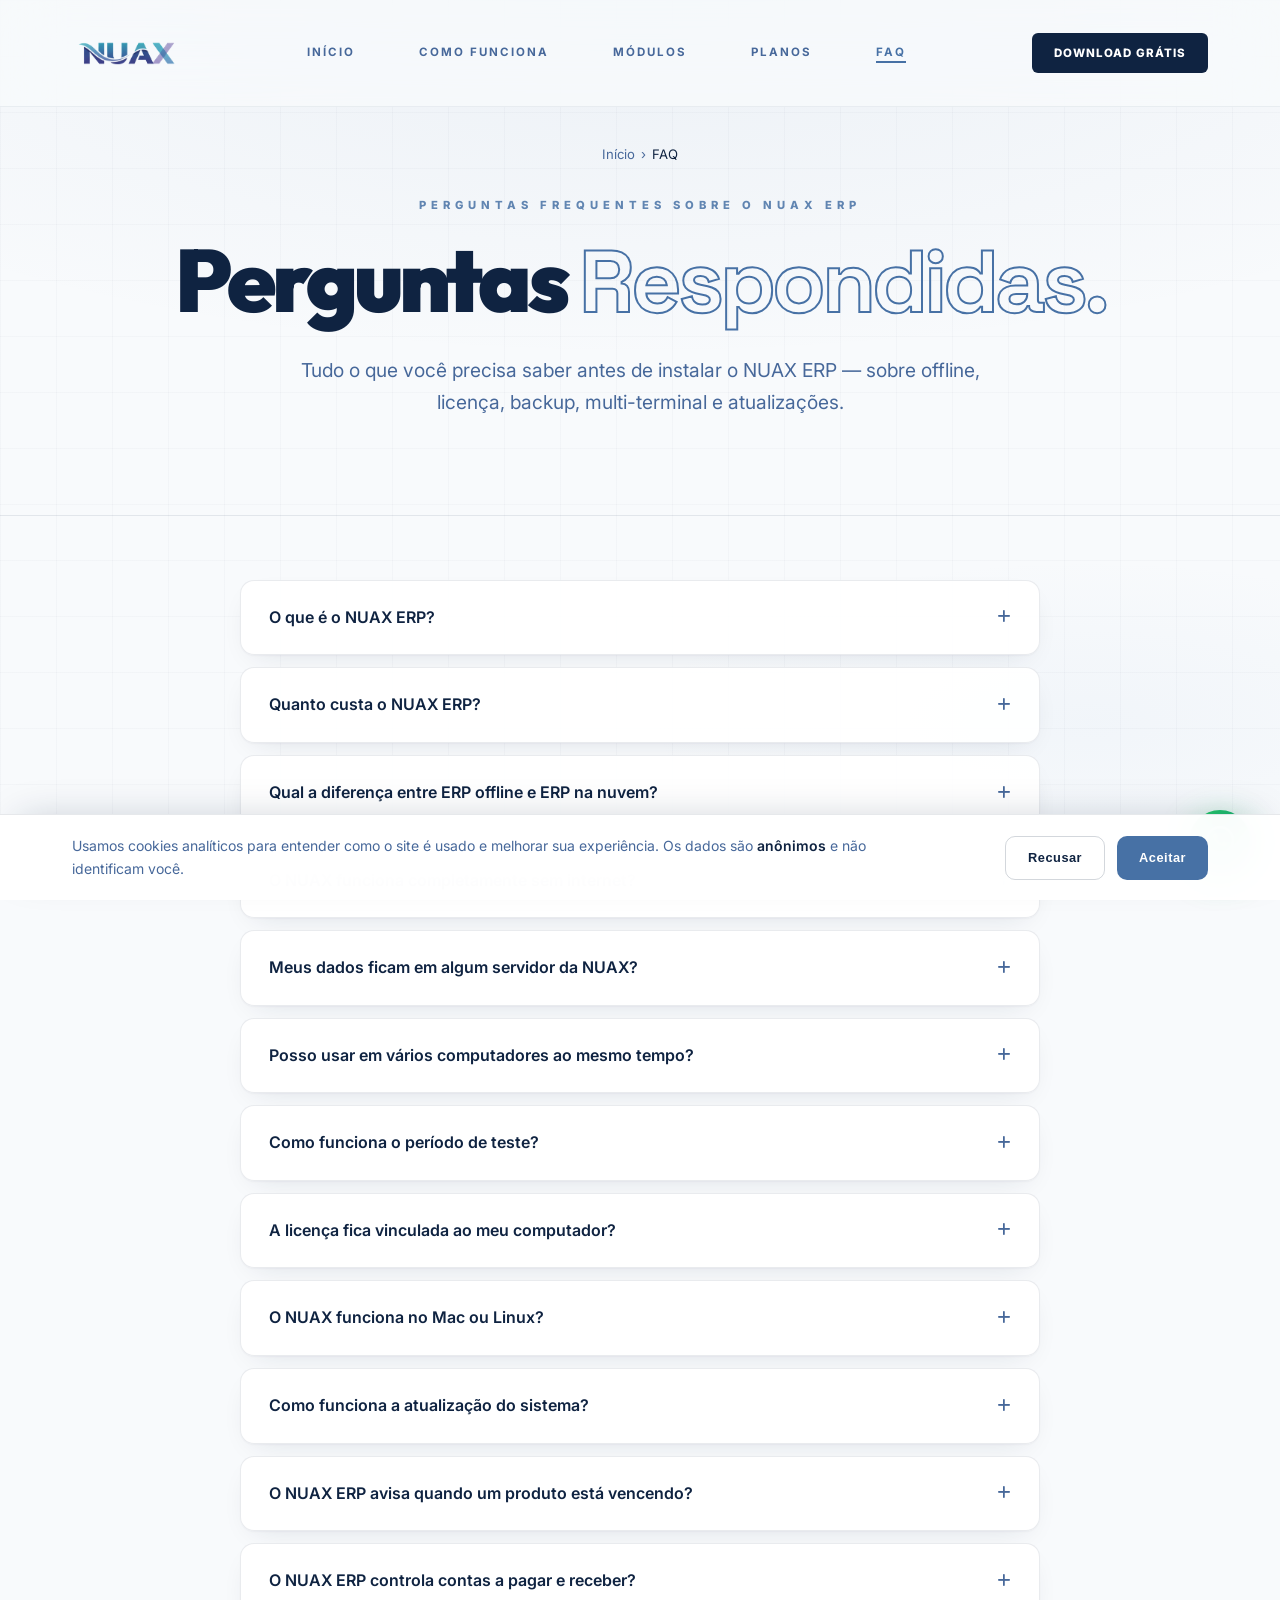
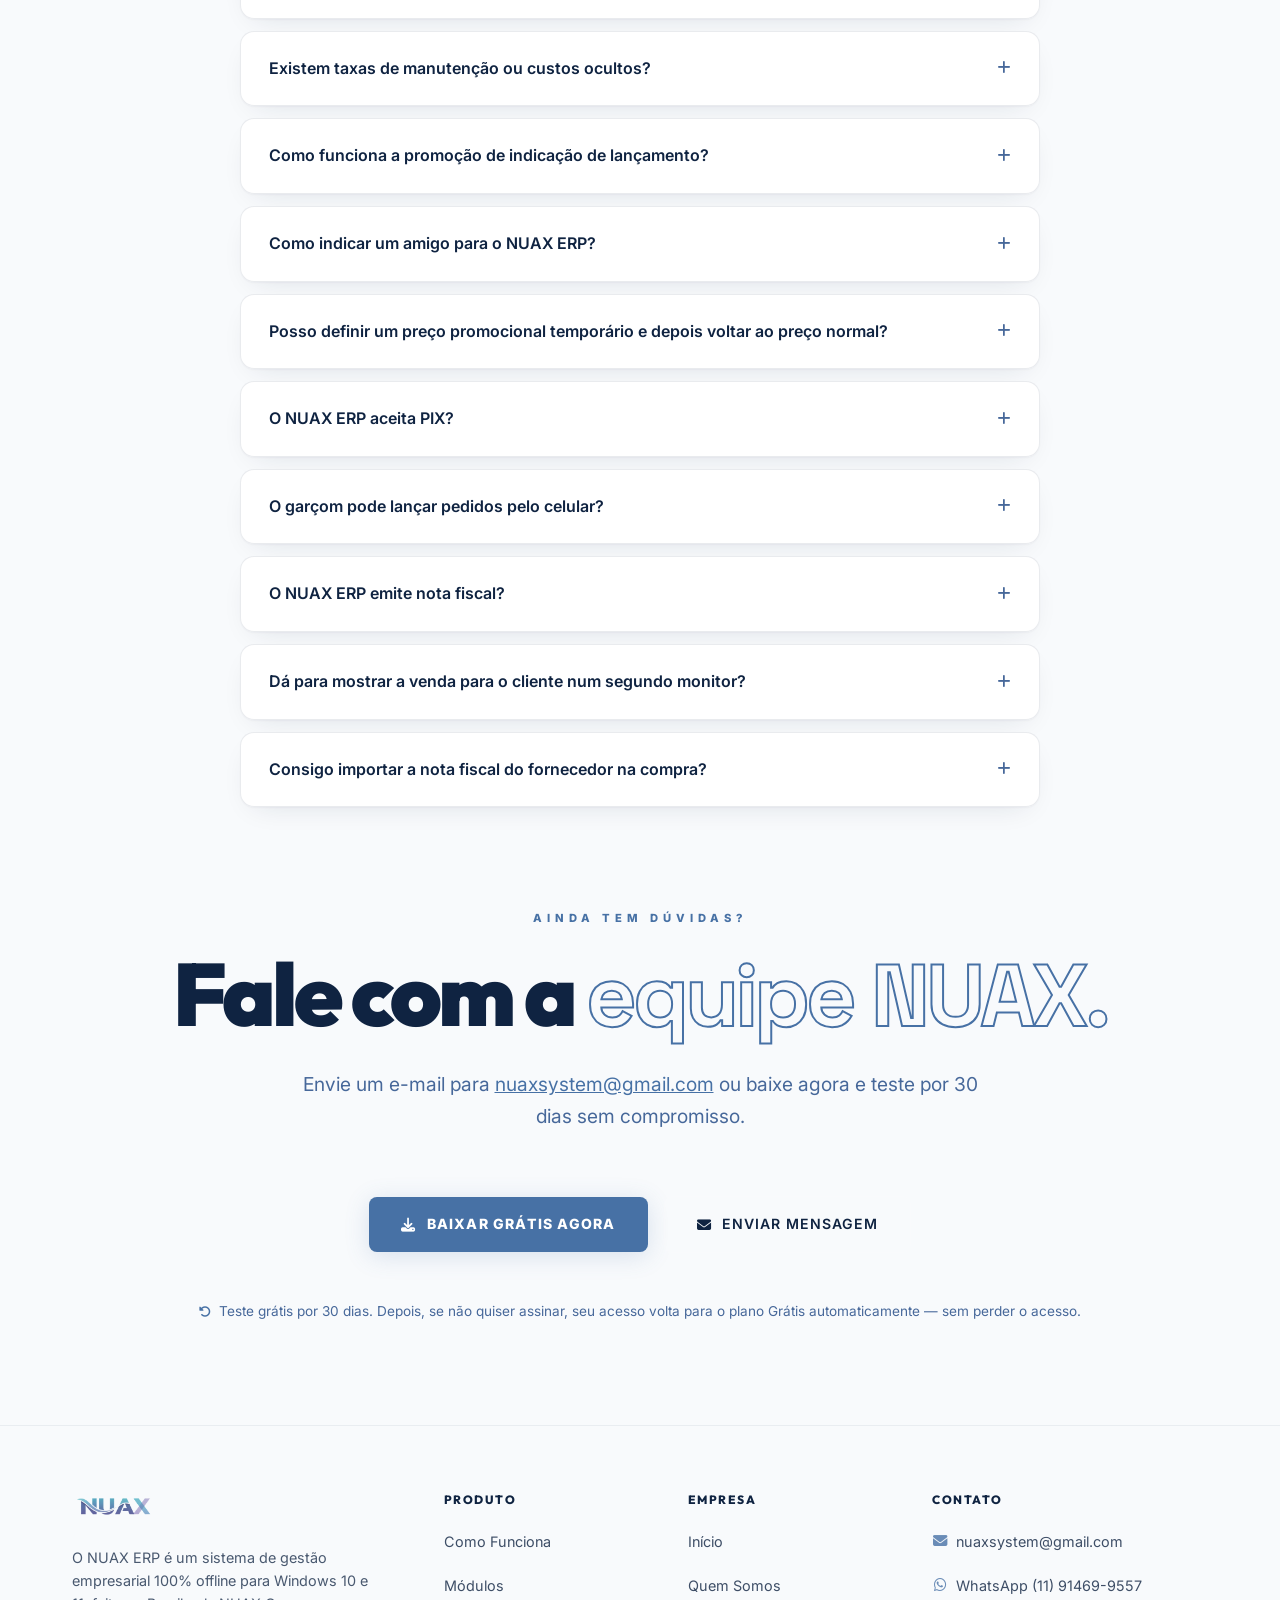
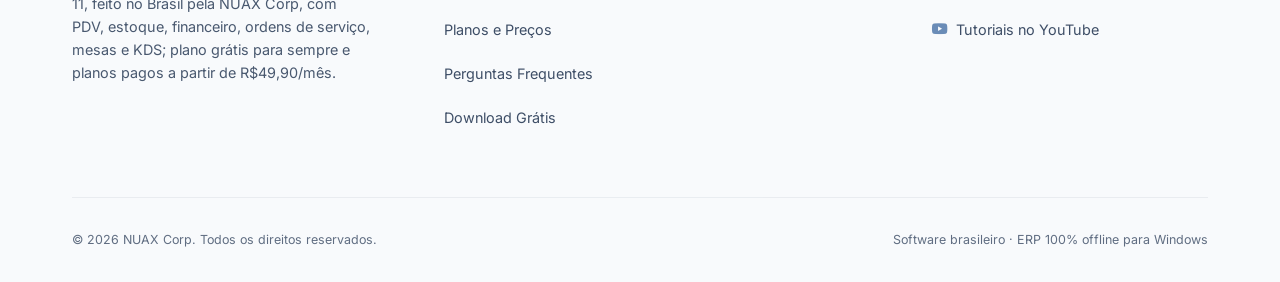
<file: erp/faq.html>
<!DOCTYPE html><html lang="pt-br"><head><meta charset="UTF-8"><meta name="viewport" content="width=device-width,initial-scale=1"><title>ERP Offline: Perguntas Frequentes sobre o NUAX ERP</title><meta name="description" content="Funciona sem internet? Onde ficam os dados? Quanto custa? Respostas diretas sobre o NUAX ERP: licença, backup, vários caixas, atualizações e teste grátis."><meta name="keywords" content="ERP funciona sem internet, perguntas ERP offline, dúvidas sistema de gestão, ERP offline x nuvem, onde ficam os dados ERP, licença ERP por computador, teste grátis ERP"><meta name="author" content="NUAX Corp"><meta name="robots" content="index, follow, max-image-preview:large, max-snippet:-1"><meta name="theme-color" content="#f8fafc"><meta name="geo.region" content="BR-SP"><meta name="geo.placename" content="São Paulo"><meta name="geo.position" content="-23.5686278;-46.6985239"><meta name="ICBM" content="-23.5686278, -46.6985239"><script>function gtag(){dataLayer.push(arguments)}window.dataLayer=window.dataLayer||[],gtag("consent","default",{analytics_storage:"accepted"===localStorage.getItem("nuax_cookie_consent")?"granted":"denied",ad_storage:"denied"})</script><script async src="https://www.googletagmanager.com/gtag/js?id=G-6E8NX6RSP4"></script><script>function gtag(){dataLayer.push(arguments)}window.dataLayer=window.dataLayer||[],gtag("js",new Date),gtag("config","G-6E8NX6RSP4")</script><link rel="canonical" href="https://nuax.com.br/erp/faq.html"><link rel="icon" href="/assets/favicon.ico" sizes="any"><link rel="apple-touch-icon" href="/assets/apple-touch-icon.png"><link rel="manifest" href="/site.webmanifest"><link rel="llms-txt" href="https://nuax.com.br/llms.txt"><meta property="og:type" content="website"><meta property="og:locale" content="pt_BR"><meta property="og:site_name" content="NUAX ERP"><meta property="og:url" content="https://nuax.com.br/erp/faq.html"><meta property="og:title" content="ERP Offline: Perguntas Frequentes sobre o NUAX ERP"><meta property="og:description" content="Funciona sem internet? Onde ficam os dados? Quanto custa? Respostas diretas sobre o NUAX ERP: licença, backup, vários caixas, atualizações e teste grátis."><meta property="og:image" content="https://nuax.com.br/assets/erp/dashboard.png"><meta property="og:image:type" content="image/png"><meta property="og:image:width" content="1920"><meta property="og:image:height" content="1032"><meta property="og:image:alt" content="Painel do NUAX ERP, sistema de gestão offline para Windows"><meta name="twitter:card" content="summary_large_image"><meta name="twitter:url" content="https://nuax.com.br/erp/faq.html"><meta name="twitter:title" content="ERP Offline: Perguntas Frequentes sobre o NUAX ERP"><meta name="twitter:description" content="Funciona sem internet? Onde ficam os dados? Quanto custa? Respostas diretas sobre o NUAX ERP: licença, backup, vários caixas, atualizações e teste grátis."><meta name="twitter:image" content="https://nuax.com.br/assets/erp/dashboard.png"><meta name="twitter:image:alt" content="Painel do NUAX ERP, sistema de gestão offline para Windows"><script type="application/ld+json">{
      "@context": "https://schema.org",
      "@type": "FAQPage",
      "mainEntity": [
        {
          "@type": "Question",
          "name": "O que é o NUAX ERP?",
          "acceptedAnswer": {
            "@type": "Answer",
            "text": "O NUAX ERP é um sistema de gestão empresarial 100% offline para Windows 10 e 11, feito no Brasil pela NUAX Corp, com PDV, estoque, financeiro, ordens de serviço, mesas e KDS. Tem plano grátis para sempre e planos pagos a partir de R$49,90/mês."
          }
        },
        {
          "@type": "Question",
          "name": "Quanto custa o NUAX ERP?",
          "acceptedAnswer": {
            "@type": "Answer",
            "text": "Há um plano grátis para sempre (até 100 clientes e 200 produtos) e planos pagos por computador: Base R$49,90, Comércio R$69,90, Assistência R$69,90 e Food R$89,90 por mês. Em rede, cada computador adicional custa + R$19,90/mês. Na promoção de lançamento, quem assinar até 31/12/2026 paga o valor de lançamento para sempre. Não há taxa de implantação, de servidor ou por usuário."
          }
        },
        {
          "@type": "Question",
          "name": "Qual a diferença entre ERP offline e ERP na nuvem?",
          "acceptedAnswer": {
            "@type": "Answer",
            "text": "O ERP offline roda no seu computador: não para quando a internet cai, responde na velocidade da máquina e não cobra servidor. O ERP na nuvem depende de conexão o tempo todo e guarda seus dados em servidores de terceiros."
          }
        },
        {
          "@type": "Question",
          "name": "O NUAX funciona completamente sem internet?",
          "acceptedAnswer": {
            "@type": "Answer",
            "text": "Sim, 100%. Vendas, PDV, estoque, financeiro, ordens de serviço — tudo funciona offline sem nenhuma degradação. A internet é usada em dois momentos opcionais: sincronizar a pasta do backup automático com a sua nuvem pessoal (Google Drive, OneDrive ou Dropbox) e verificar atualizações ao abrir o sistema. A única exceção é o módulo de notas fiscais (beta), que precisa de internet para transmitir a nota. Sem internet, o NUAX abre normalmente e opera do mesmo jeito."
          }
        },
        {
          "@type": "Question",
          "name": "Meus dados ficam em algum servidor da NUAX?",
          "acceptedAnswer": {
            "@type": "Answer",
            "text": "Não. Seus dados ficam exclusivamente no seu computador ou na sua rede local. O backup automático é gravado numa pasta que você escolhe; sincronize essa pasta com a nuvem que você já usa — Google Drive, OneDrive ou Dropbox — e a cópia vai para lá sem passar pelos servidores da NUAX Corp. Nenhuma informação da sua empresa é transmitida a terceiros."
          }
        },
        {
          "@type": "Question",
          "name": "Posso usar em vários computadores ao mesmo tempo?",
          "acceptedAnswer": {
            "@type": "Answer",
            "text": "Sim. O plano vale para 1 computador. Para usar em vários computadores na mesma rede, instale o NUAX Entreprise (um Servidor e os demais como Terminal) e pague o valor do plano + R$19,90/mês por computador adicional. A ativação em rede é feita pelo suporte."
          }
        },
        {
          "@type": "Question",
          "name": "Como funciona o período de teste?",
          "acceptedAnswer": {
            "@type": "Answer",
            "text": "Ao instalar o NUAX, você tem 30 dias completos de acesso a todos os módulos, sem limitação de funcionalidades. Não é preciso cartão de crédito nem cadastro em servidor. Após os 30 dias, se não quiser assinar, seu acesso volta para o plano Grátis automaticamente — você não perde o acesso nem os seus dados. Se assinar, é só ativar a licença do plano escolhido."
          }
        },
        {
          "@type": "Question",
          "name": "A licença fica vinculada ao meu computador?",
          "acceptedAnswer": {
            "@type": "Answer",
            "text": "Sim. A licença é vinculada ao computador — um computador, uma licença. Você paga por máquina, não por pessoa usando o sistema."
          }
        },
        {
          "@type": "Question",
          "name": "O NUAX funciona no Mac ou Linux?",
          "acceptedAnswer": {
            "@type": "Answer",
            "text": "No momento, o NUAX ERP é exclusivo para Windows 10 e Windows 11. Suporte para outros sistemas operacionais está previsto no roadmap de versões futuras."
          }
        },
        {
          "@type": "Question",
          "name": "Como funciona a atualização do sistema?",
          "acceptedAnswer": {
            "@type": "Answer",
            "text": "Ao abrir o NUAX, ele verifica automaticamente se há uma nova versão disponível (requer internet). Se houver, uma notificação aparece e o download começa em segundo plano — você continua usando o sistema normalmente enquanto baixa. Quando o download termina, o sistema pergunta se deseja instalar agora ou depois. Sem atualizações forçadas. Você decide o momento."
          }
        },
        {
          "@type": "Question",
          "name": "O NUAX ERP avisa quando um produto está vencendo?",
          "acceptedAnswer": {
            "@type": "Answer",
            "text": "Sim. O módulo de Estoque do NUAX emite alertas automáticos de produtos próximos ao vencimento, diretamente no painel de controle de estoque — sem precisar de internet. Você é avisado antes de perder mercadoria e antes de vender produto vencido para o cliente."
          }
        },
        {
          "@type": "Question",
          "name": "O NUAX ERP controla contas a pagar e receber?",
          "acceptedAnswer": {
            "@type": "Answer",
            "text": "Sim. O módulo Financeiro do NUAX inclui controle completo de contas a pagar, contas a receber e fluxo de caixa — tudo rodando offline no seu próprio computador, sem depender de servidor ou internet. Você acompanha a saúde financeira do negócio em tempo real."
          }
        },
        {
          "@type": "Question",
          "name": "Existem taxas de manutenção ou custos ocultos?",
          "acceptedAnswer": {
            "@type": "Answer",
            "text": "De forma alguma. O NUAX ERP preza pela transparência total. Você paga apenas o valor do seu plano mensal. Não cobramos taxas de manutenção, taxas de suporte obrigatórias, taxas de atualização ou taxas por usuário adicional. O valor que você vê nos planos é o valor final que você paga."
          }
        },
        {
          "@type": "Question",
          "name": "Como funciona a promoção de indicação de lançamento?",
          "acceptedAnswer": {
            "@type": "Answer",
            "text": "Durante o período de lançamento do NUAX ERP, a cada 3 amigos que você indicar e que assinarem qualquer plano, você ganha 1 mês gratuito na sua licença ativa — sem pontos, sem prazo de expiração e sem burocracia. O benefício é creditado automaticamente na renovação da sua licença assim que a 3ª indicação é confirmada. Não há limite: se você indicar 6 amigos que assinarem, ganha 2 meses grátis. 9 amigos = 3 meses grátis. E assim por diante."
          }
        },
        {
          "@type": "Question",
          "name": "Como indicar um amigo para o NUAX ERP?",
          "acceptedAnswer": {
            "@type": "Answer",
            "text": "O processo é simples: Peça para seu amigo acessar nuax.com.br e solicitar o período de teste gratuito. Na solicitação enviada por e-mail para nuaxsystem@gmail.com, seu amigo deve incluir no corpo da mensagem o seu e-mail (o e-mail vinculado à sua licença ativa), identificando você como o indicador. Exemplo: \"Fui indicado por [seu-email@dominio.com]\". Quando seu amigo assinar um plano, a indicação é registrada. A cada 3 confirmadas, 1 mês gratuito é adicionado à sua licença. Dúvidas? Entre em contato com nuaxsystem@gmail.com."
          }
        },
        {
          "@type": "Question",
          "name": "Posso definir um preço promocional temporário e depois voltar ao preço normal?",
          "acceptedAnswer": {
            "@type": "Answer",
            "text": "Sim. O módulo de Precificação do NUAX permite definir um preço promocional para qualquer produto — válido durante uma promoção, liquidação ou data especial. Quando a promoção terminar, você altera de volta ao preço normal com um clique. Nenhum retrabalho, nenhuma confusão no estoque."
          }
        },
        {
          "@type": "Question",
          "name": "O NUAX ERP aceita PIX?",
          "acceptedAnswer": {
            "@type": "Answer",
            "text": "Sim. O PDV gera o QR Code PIX da sua chave na hora da venda, junto com dinheiro, cartão, fiado/crediário e pagamento dividido em várias formas."
          }
        },
        {
          "@type": "Question",
          "name": "O garçom pode lançar pedidos pelo celular?",
          "acceptedAnswer": {
            "@type": "Answer",
            "text": "Sim. Pelo navegador do celular ou tablet conectado ao Wi-Fi da loja, o garçom abre mesas e lança comandas, que chegam na hora ao monitor KDS da cozinha. Não precisa de internet, só da rede local."
          }
        },
        {
          "@type": "Question",
          "name": "O NUAX ERP emite nota fiscal?",
          "acceptedAnswer": {
            "@type": "Answer",
            "text": "Sim, em versão beta: emissão de NFC-e, NF-e e NFS-e a partir da venda, com certificado A1, direto na SEFAZ ou por integradores (Focus NFe e Notaas). A transmissão da nota exige internet; as vendas continuam funcionando offline. O módulo é liberado sob consulta."
          }
        },
        {
          "@type": "Question",
          "name": "Dá para mostrar a venda para o cliente num segundo monitor?",
          "acceptedAnswer": {
            "@type": "Answer",
            "text": "Sim. O Monitor do Cliente abre numa segunda tela virada para o balcão e mostra os itens e o total da compra em tempo real."
          }
        },
        {
          "@type": "Question",
          "name": "Consigo importar a nota fiscal do fornecedor na compra?",
          "acceptedAnswer": {
            "@type": "Answer",
            "text": "Sim. No módulo de Compras você importa o XML da NF-e do fornecedor e a entrada dos produtos é lançada automaticamente. O sistema bloqueia a importação da mesma nota duas vezes."
          }
        }
      ]
    }</script><script type="application/ld+json">{
      "@context": "https://schema.org",
      "@type": "BreadcrumbList",
      "itemListElement": [
        { "@type": "ListItem", "position": 1, "name": "Início", "item": "https://nuax.com.br/" },
        { "@type": "ListItem", "position": 2, "name": "FAQ", "item": "https://nuax.com.br/erp/faq.html" }
      ]
    }</script><script type="application/ld+json">{
      "@context": "https://schema.org",
      "@type": "WebPage",
      "name": "FAQ NUAX ERP | Alertas de Vencimento, Contas a Pagar/Receber, ERP Offline e Licença",
      "url": "https://nuax.com.br/erp/faq.html",
      "datePublished": "2025-01-01",
      "dateModified": "2026-10-30",
      "description": "Respostas para as dúvidas mais comuns sobre o NUAX ERP: funciona sem internet, alertas de vencimento, contas a pagar e receber e licença.",
      "inLanguage": "pt-BR",
      "isPartOf": {
        "@type": "WebSite",
        "name": "NUAX",
        "url": "https://nuax.com.br/"
      },
      "author": {
        "@type": "Organization",
        "name": "NUAX Corp",
        "url": "https://nuax.com.br/"
      },
      "publisher": {
        "@type": "Organization",
        "name": "NUAX Corp",
        "url": "https://nuax.com.br/",
        "logo": {
          "@type": "ImageObject",
          "url": "https://nuax.com.br/assets/nuax-nome-transparente.png"
        }
      }
    }</script><link rel="preconnect" href="https://fonts.googleapis.com"><link rel="preconnect" href="https://fonts.gstatic.com" crossorigin><link href="https://fonts.googleapis.com/css2?family=Inter:wght@300..800&family=Outfit:wght@400..900&family=Space+Grotesk:wght@400..700&display=swap" rel="stylesheet"><link rel="preload" as="style" href="https://cdnjs.cloudflare.com/ajax/libs/font-awesome/6.5.1/css/all.min.css"><link rel="stylesheet" href="https://cdnjs.cloudflare.com/ajax/libs/font-awesome/6.5.1/css/all.min.css" media="print" onload='this.media="all"'><noscript><link rel="stylesheet" href="https://cdnjs.cloudflare.com/ajax/libs/font-awesome/6.5.1/css/all.min.css"></noscript><link rel="stylesheet" href="../styles.css?v=baab0ea2"></head><body class="luxury-theme"><a href="#main-content" class="skip-link">Pular para o conteúdo principal</a><div class="custom-cursor"></div><div class="mesh-gradient"></div><header class="header-main" id="navbar"><div class="wrap header-flex"><div class="brand"><a href="../index.html" aria-label="NUAX ERP — página inicial"><img src="../assets/nuax-nome-transparente.png" alt="NUAX ERP" class="brand-img" width="84" height="32"></a></div><nav class="nav-desktop" aria-label="Navegação principal"><a href="../index.html" class="nav-link">Início</a> <a href="como-funciona.html" class="nav-link">Como Funciona</a> <a href="modulos.html" class="nav-link">Módulos</a> <a href="planos.html" class="nav-link">Planos</a> <a href="faq.html" class="nav-link active" aria-current="page">FAQ</a></nav><div class="actions"><a href="download.html" class="btn-premium">Download Grátis</a> <button class="mobile-menu-btn" id="mobileMenuBtn" aria-label="Abrir menu"><span></span><span></span><span></span></button></div></div><div class="mobile-nav" id="mobileNav" role="navigation" aria-label="Menu mobile"><a href="../index.html" class="mobile-nav-link">Início</a> <a href="como-funciona.html" class="mobile-nav-link">Como Funciona</a> <a href="modulos.html" class="mobile-nav-link">Módulos</a> <a href="planos.html" class="mobile-nav-link">Planos</a> <a href="faq.html" class="mobile-nav-link" aria-current="page">FAQ</a> <a href="download.html" class="btn-premium mobile-cta">Download Grátis</a></div></header><main id="main-content"><section id="page-hero" class="page-hero-section" aria-label="Cabeçalho da página"><div class="wrap text-center"><nav aria-label="Breadcrumb" class="breadcrumb-nav reveal-up"><a href="../index.html">Início</a> <span aria-hidden="true">› </span><span aria-current="page">FAQ</span></nav><div class="hero-header mx-auto reveal-up"><h1 class="massive-title"><span class="reveal-text hero-kicker">Perguntas frequentes sobre o NUAX ERP</span>Perguntas <span class="accent-stroke">Respondidas.</span></h1><p class="hero-subtitle mx-auto">Tudo o que você precisa saber antes de instalar o NUAX ERP — sobre offline, licença, backup, multi-terminal e atualizações.</p></div></div></section><section id="faq" aria-labelledby="faq-title" style="padding-top:0"><div class="wrap"><div class="faq-list reveal-up"><details class="faq-item"><summary class="faq-question"><span>O que é o NUAX ERP?</span> <i class="fa-solid fa-plus faq-icon" aria-hidden="true"></i></summary><div class="faq-answer"><p>O NUAX ERP é um sistema de gestão empresarial 100% offline para Windows 10 e 11, feito no Brasil pela NUAX Corp, com PDV, estoque, financeiro, ordens de serviço, mesas e KDS. Tem plano grátis para sempre e planos pagos a partir de R$49,90/mês.</p></div></details><details class="faq-item"><summary class="faq-question"><span>Quanto custa o NUAX ERP?</span> <i class="fa-solid fa-plus faq-icon" aria-hidden="true"></i></summary><div class="faq-answer"><p>Há um plano grátis para sempre (até 100 clientes e 200 produtos) e planos pagos por computador: Base R$49,90, Comércio R$69,90, Assistência R$69,90 e Food R$89,90 por mês. Em rede, cada computador adicional custa + R$19,90/mês. Na promoção de lançamento, quem assinar até 31/12/2026 paga o valor de lançamento para sempre. Não há taxa de implantação, de servidor ou por usuário. <a href="planos.html">Ver planos</a></p></div></details><details class="faq-item"><summary class="faq-question"><span>Qual a diferença entre ERP offline e ERP na nuvem?</span> <i class="fa-solid fa-plus faq-icon" aria-hidden="true"></i></summary><div class="faq-answer"><p>O ERP offline roda no seu computador: não para quando a internet cai, responde na velocidade da máquina e não cobra servidor. O ERP na nuvem depende de conexão o tempo todo e guarda seus dados em servidores de terceiros.</p></div></details><details class="faq-item"><summary class="faq-question"><span>O NUAX funciona completamente sem internet?</span> <i class="fa-solid fa-plus faq-icon" aria-hidden="true"></i></summary><div class="faq-answer"><p>Sim, 100%. Vendas, PDV, estoque, financeiro, ordens de serviço — tudo funciona offline sem nenhuma degradação. A internet é usada em dois momentos opcionais: sincronizar a pasta do backup automático com a sua nuvem pessoal (Google Drive, OneDrive ou Dropbox) e verificar atualizações ao abrir o sistema. A única exceção é o módulo de notas fiscais (beta), que precisa de internet para transmitir a nota. Sem internet, o NUAX abre normalmente e opera do mesmo jeito.</p></div></details><details class="faq-item"><summary class="faq-question"><span>Meus dados ficam em algum servidor da NUAX?</span> <i class="fa-solid fa-plus faq-icon" aria-hidden="true"></i></summary><div class="faq-answer"><p>Não. Seus dados ficam exclusivamente no seu computador ou na sua rede local. O backup automático é gravado numa pasta que você escolhe; sincronize essa pasta com a nuvem que você já usa — Google Drive, OneDrive ou Dropbox — e a cópia vai para lá sem passar pelos servidores da NUAX Corp. Nenhuma informação da sua empresa é transmitida a terceiros.</p></div></details><details class="faq-item"><summary class="faq-question"><span>Posso usar em vários computadores ao mesmo tempo?</span> <i class="fa-solid fa-plus faq-icon" aria-hidden="true"></i></summary><div class="faq-answer"><p>Sim. O plano vale para 1 computador. Para usar em vários computadores na mesma rede, instale o NUAX Entreprise (um Servidor e os demais como Terminal) e pague o valor do plano + R$19,90/mês por computador adicional. A ativação em rede é feita pelo suporte.</p></div></details><details class="faq-item"><summary class="faq-question"><span>Como funciona o período de teste?</span> <i class="fa-solid fa-plus faq-icon" aria-hidden="true"></i></summary><div class="faq-answer"><p>Ao instalar o NUAX, você tem 30 dias completos de acesso a todos os módulos, sem limitação de funcionalidades. Não é preciso cartão de crédito nem cadastro em servidor. Após os 30 dias, se não quiser assinar, seu acesso volta para o plano Grátis automaticamente — você não perde o acesso nem os seus dados. Se assinar, é só ativar a licença do plano escolhido.</p></div></details><details class="faq-item"><summary class="faq-question"><span>A licença fica vinculada ao meu computador?</span> <i class="fa-solid fa-plus faq-icon" aria-hidden="true"></i></summary><div class="faq-answer"><p>Sim. A licença é vinculada ao computador — um computador, uma licença. Você paga por máquina, não por pessoa usando o sistema.</p></div></details><details class="faq-item"><summary class="faq-question"><span>O NUAX funciona no Mac ou Linux?</span> <i class="fa-solid fa-plus faq-icon" aria-hidden="true"></i></summary><div class="faq-answer"><p>No momento, o NUAX ERP é exclusivo para <strong>Windows 10 e Windows 11</strong>. Suporte para outros sistemas operacionais está previsto no roadmap de versões futuras.</p></div></details><details class="faq-item"><summary class="faq-question"><span>Como funciona a atualização do sistema?</span> <i class="fa-solid fa-plus faq-icon" aria-hidden="true"></i></summary><div class="faq-answer"><p>Ao abrir o NUAX, ele verifica automaticamente se há uma nova versão disponível (<strong>requer internet</strong>). Se houver, uma notificação aparece e o download começa em segundo plano — você continua usando o sistema normalmente enquanto baixa. Quando o download termina, o sistema pergunta se deseja instalar agora ou depois. Sem atualizações forçadas. Você decide o momento.</p></div></details><details class="faq-item"><summary class="faq-question"><span>O NUAX ERP avisa quando um produto está vencendo?</span> <i class="fa-solid fa-plus faq-icon" aria-hidden="true"></i></summary><div class="faq-answer"><p>Sim. O módulo de Estoque do NUAX emite alertas automáticos de produtos próximos ao vencimento, diretamente no painel de controle de estoque — sem precisar de internet. Você é avisado antes de perder mercadoria e antes de vender produto vencido para o cliente.</p></div></details><details class="faq-item"><summary class="faq-question"><span>O NUAX ERP controla contas a pagar e receber?</span> <i class="fa-solid fa-plus faq-icon" aria-hidden="true"></i></summary><div class="faq-answer"><p>Sim. O módulo Financeiro do NUAX inclui controle completo de contas a pagar, contas a receber e fluxo de caixa — tudo rodando offline no seu próprio computador, sem depender de servidor ou internet. Você acompanha a saúde financeira do negócio em tempo real.</p></div></details><details class="faq-item"><summary class="faq-question"><span>Existem taxas de manutenção ou custos ocultos?</span> <i class="fa-solid fa-plus faq-icon" aria-hidden="true"></i></summary><div class="faq-answer"><p><strong>De forma alguma.</strong> O NUAX ERP preza pela transparência total. Você paga apenas o valor do seu plano mensal. Não cobramos taxas de manutenção, taxas de suporte obrigatórias, taxas de atualização ou taxas por usuário adicional. O valor que você vê nos planos é o valor final que você paga.</p></div></details><details class="faq-item"><summary class="faq-question"><span>Como funciona a promoção de indicação de lançamento?</span> <i class="fa-solid fa-plus faq-icon" aria-hidden="true"></i></summary><div class="faq-answer"><p>Durante o período de lançamento do NUAX ERP, a cada <strong>3 amigos que você indicar e que assinarem</strong> qualquer plano, você ganha <strong>1 mês gratuito</strong> na sua licença ativa — sem pontos, sem prazo de expiração e sem burocracia. O benefício é creditado automaticamente na renovação da sua licença assim que a 3ª indicação é confirmada.</p><p style="margin-top:12px">Não há limite: se você indicar 6 amigos que assinarem, ganha 2 meses grátis. 9 amigos = 3 meses grátis. E assim por diante.</p></div></details><details class="faq-item" id="como-indicar-amigo"><summary class="faq-question"><span>Como indicar um amigo para o NUAX ERP?</span> <i class="fa-solid fa-plus faq-icon" aria-hidden="true"></i></summary><div class="faq-answer"><p>O processo é simples:</p><ol style="margin:12px 0 12px 20px;display:flex;flex-direction:column;gap:10px"><li><strong>Peça para seu amigo acessar</strong> <a href="https://nuax.com.br/erp/download.html" style="color:var(--lux-accent)">nuax.com.br</a> e solicitar o período de teste gratuito.</li><li>Na solicitação enviada por e-mail para <a href="mailto:nuaxsystem@gmail.com" style="color:var(--lux-accent)">nuaxsystem@gmail.com</a>, seu amigo deve <strong>incluir no corpo da mensagem o seu e-mail</strong> (o e-mail vinculado à sua licença ativa), identificando você como o indicador. Exemplo: <em>"Fui indicado por [seu-email@dominio.com]"</em>.</li><li>Quando seu amigo assinar um plano, a indicação é registrada. A cada 3 confirmadas, <strong>1 mês gratuito</strong> é adicionado à sua licença.</li></ol><p style="margin-top:8px;font-size:.875rem;color:var(--lux-text-secondary)">Dúvidas? Entre em contato com <a href="mailto:nuaxsystem@gmail.com" style="color:var(--lux-accent)">nuaxsystem@gmail.com</a>.</p></div></details><details class="faq-item" id="precificacao-promocional"><summary class="faq-question"><span>Posso definir um preço promocional temporário e depois voltar ao preço normal?</span> <i class="fa-solid fa-plus faq-icon" aria-hidden="true"></i></summary><div class="faq-answer"><p>Sim. O módulo de Precificação do NUAX permite definir um preço promocional para qualquer produto — válido durante uma promoção, liquidação ou data especial. Quando a promoção terminar, você altera de volta ao preço normal com um clique. Nenhum retrabalho, nenhuma confusão no estoque.</p></div></details><details class="faq-item"><summary class="faq-question"><span>O NUAX ERP aceita PIX?</span> <i class="fa-solid fa-plus faq-icon" aria-hidden="true"></i></summary><div class="faq-answer"><p>Sim. O PDV gera o QR Code PIX da sua chave na hora da venda, junto com dinheiro, cartão, fiado/crediário e pagamento dividido em várias formas.</p></div></details><details class="faq-item"><summary class="faq-question"><span>O garçom pode lançar pedidos pelo celular?</span> <i class="fa-solid fa-plus faq-icon" aria-hidden="true"></i></summary><div class="faq-answer"><p>Sim. Pelo navegador do celular ou tablet conectado ao Wi-Fi da loja, o garçom abre mesas e lança comandas, que chegam na hora ao monitor KDS da cozinha. Não precisa de internet, só da rede local.</p></div></details><details class="faq-item"><summary class="faq-question"><span>O NUAX ERP emite nota fiscal?</span> <i class="fa-solid fa-plus faq-icon" aria-hidden="true"></i></summary><div class="faq-answer"><p>Sim, em versão beta: emissão de NFC-e, NF-e e NFS-e a partir da venda, com certificado A1, direto na SEFAZ ou por integradores (Focus NFe e Notaas). A transmissão da nota exige internet; as vendas continuam funcionando offline. O módulo é liberado sob consulta.</p></div></details><details class="faq-item"><summary class="faq-question"><span>Dá para mostrar a venda para o cliente num segundo monitor?</span> <i class="fa-solid fa-plus faq-icon" aria-hidden="true"></i></summary><div class="faq-answer"><p>Sim. O Monitor do Cliente abre numa segunda tela virada para o balcão e mostra os itens e o total da compra em tempo real.</p></div></details><details class="faq-item"><summary class="faq-question"><span>Consigo importar a nota fiscal do fornecedor na compra?</span> <i class="fa-solid fa-plus faq-icon" aria-hidden="true"></i></summary><div class="faq-answer"><p>Sim. No módulo de Compras você importa o XML da NF-e do fornecedor e a entrada dos produtos é lançada automaticamente. O sistema bloqueia a importação da mesma nota duas vezes.</p></div></details></div></div></section><section id="cta-faq" aria-label="Chamada para ação" style="padding-bottom:0;padding-top:0"><div class="wrap text-center"><span class="reveal-text reveal-up">AINDA TEM DÚVIDAS?</span><h2 class="massive-title reveal-up">Fale com a <span class="accent-stroke">equipe NUAX.</span></h2><p class="hero-subtitle mx-auto reveal-up">Envie um e-mail para <a href="mailto:nuaxsystem@gmail.com" style="color:var(--lux-accent)">nuaxsystem@gmail.com</a> ou baixe agora e teste por 30 dias sem compromisso.</p><div class="hero-cta-group reveal-up"><a href="download.html" class="btn-hero-primary"><i class="fa-solid fa-download" aria-hidden="true"></i> Baixar Grátis Agora </a><a href="mailto:nuaxsystem@gmail.com" class="btn-hero-secondary"><i class="fa-solid fa-envelope" aria-hidden="true"></i> Enviar Mensagem</a></div><p class="cta-microcopy reveal-up"><i class="fa-solid fa-rotate-left" aria-hidden="true"></i> Teste grátis por 30 dias. Depois, se não quiser assinar, seu acesso volta para o plano Grátis automaticamente — sem perder o acesso.</p></div></section></main><footer class="footer-lux"><div class="wrap"><div class="footer-grid"><div class="f-brand"><a href="../index.html" aria-label="NUAX ERP — página inicial"><img src="../assets/nuax-nome-transparente.png" alt="NUAX ERP" class="footer-brand-img" width="84" height="32" loading="lazy" decoding="async"></a><p class="f-tagline">O NUAX ERP é um sistema de gestão empresarial 100% offline para Windows 10 e 11, feito no Brasil pela NUAX Corp, com PDV, estoque, financeiro, ordens de serviço, mesas e KDS; plano grátis para sempre e planos pagos a partir de R$49,90/mês.</p></div><nav class="f-col" aria-label="Produto"><p class="f-title">Produto</p><ul><li><a href="../erp/como-funciona.html">Como Funciona</a></li><li><a href="../erp/modulos.html">Módulos</a></li><li><a href="../erp/planos.html">Planos e Preços</a></li><li><a href="../erp/faq.html">Perguntas Frequentes</a></li><li><a href="../erp/download.html">Download Grátis</a></li></ul></nav><nav class="f-col" aria-label="Empresa"><p class="f-title">Empresa</p><ul><li><a href="../index.html">Início</a></li><li><a href="../quem-somos.html">Quem Somos</a></li></ul></nav><div class="f-col"><p class="f-title">Contato</p><address><ul><li><a href="mailto:nuaxsystem@gmail.com"><i class="fa-solid fa-envelope" aria-hidden="true"></i> nuaxsystem@gmail.com</a></li><li><a href="https://wa.me/5511914699557" target="_blank" rel="noopener"><i class="fa-brands fa-whatsapp" aria-hidden="true"></i> WhatsApp (11) 91469-9557</a></li><li><a href="https://www.youtube.com/playlist?list=PLLFtjuCqCMP4" target="_blank" rel="noopener"><i class="fa-brands fa-youtube" aria-hidden="true"></i> Tutoriais no YouTube</a></li></ul></address></div></div><div class="f-bottom"><span>© 2026 NUAX Corp. Todos os direitos reservados.</span> <span>Software brasileiro · ERP 100% offline para Windows</span></div></div></footer><div id="cookie-banner" class="cookie-banner" role="dialog" aria-label="Aviso de cookies" hidden><div class="cookie-banner__inner"><p class="cookie-banner__text">Usamos cookies analíticos para entender como o site é usado e melhorar sua experiência. Os dados são <strong>anônimos</strong> e não identificam você.</p><div class="cookie-banner__actions"><button id="cookie-reject" class="cookie-banner__btn cookie-banner__btn--secondary">Recusar</button> <button id="cookie-accept" class="cookie-banner__btn cookie-banner__btn--primary">Aceitar</button></div></div></div><div class="ativ-overlay" id="ativOverlay" role="dialog" aria-modal="true" aria-labelledby="ativTitle"><div class="ativ-card animate-pm"><button class="ativ-close" id="ativClose" aria-label="Fechar"><i class="fa-solid fa-xmark" aria-hidden="true"></i></button><div class="ativ-content"><div class="ativ-texto"><div class="ativ-eyebrow"><i class="fa-solid fa-rocket" aria-hidden="true"></i> Download iniciado</div><h2 class="ativ-titulo" id="ativTitle">3 passos. 5 minutos. Pronto.</h2><ol class="ativ-passos"><li><span class="ativ-passo-num">1</span><div><strong>Abra o instalador</strong> <span>O arquivo já está baixando. Abra quando terminar e siga os passos normais de instalação do Windows — não precisa de técnico.</span></div></li><li><span class="ativ-passo-num">2</span><div><strong>Na tela de ativação clique em "Experimentar 30 dias grátis"</strong> <span>Vai abrir uma tela com os planos — escolha um de sua preferência. Na próxima tela, insira seu usuário e e-mail para registro e clique em "Começar agora grátis". Aguarde a ativação.</span></div></li><li><span class="ativ-passo-num">3</span><div><strong>Teste grátis por 30 dias — depois, você decide</strong> <span>Após os 30 dias, se não quiser assinar, seu acesso volta para o plano Grátis automaticamente — sem perder o acesso nem os seus dados.</span></div></li></ol><button class="ativ-btn-fechar" id="ativBtnFechar"><i class="fa-solid fa-download" aria-hidden="true"></i> Ok, entendi</button></div><div class="ativ-img-wrap"><picture><source srcset="../assets/erp/ativacao.webp" type="image/webp"><img width="1919" height="1033" src="../assets/erp/ativacao.png" alt="Tela de ativação do NUAX mostrando o botão Experimentar 30 dias grátis" class="ativ-img" loading="lazy" role="button" tabindex="0" aria-label="Ampliar imagem explicativa da tela de ativação" decoding="async"></picture><div class="ativ-seta-label"><i class="fa-solid fa-arrow-up" aria-hidden="true"></i> <span>Clique na imagem para ampliar</span></div></div></div></div></div><script src="../scripts.js?v=baab0ea2"></script></body></html>
</file>
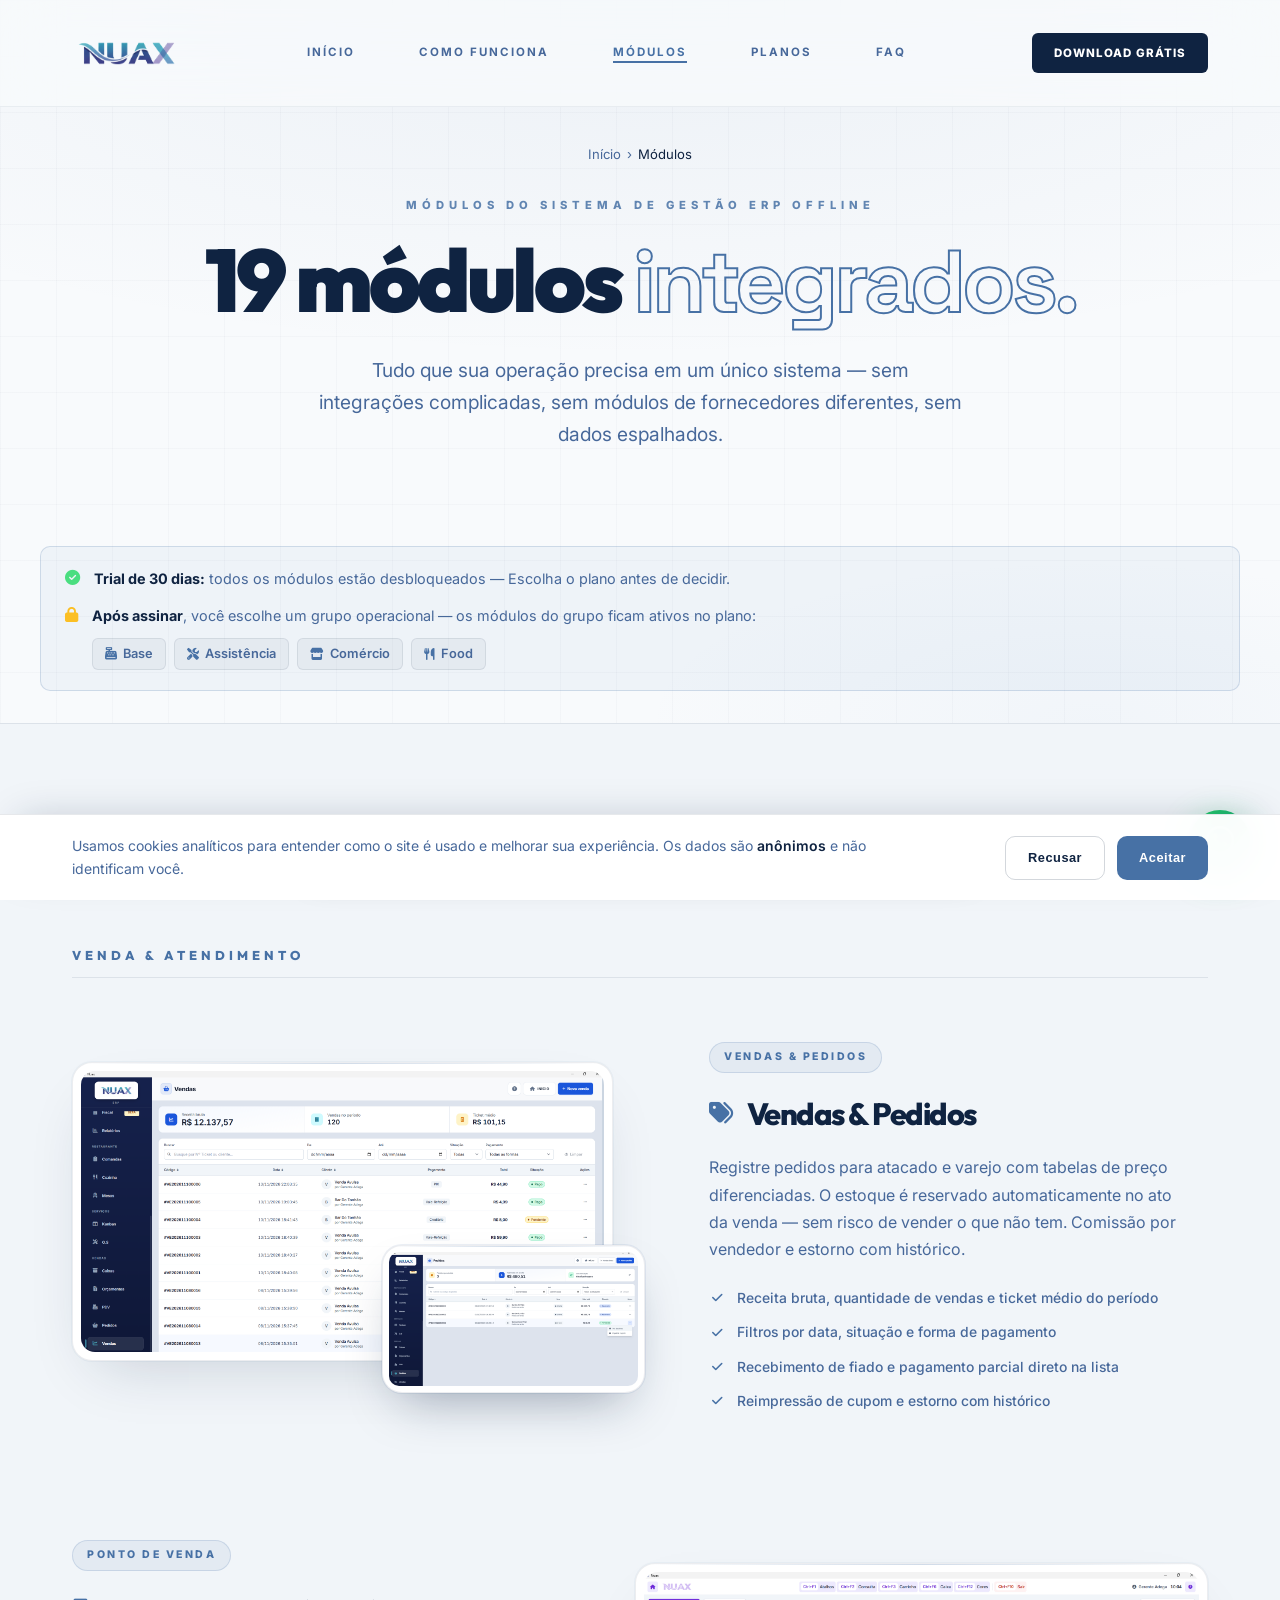
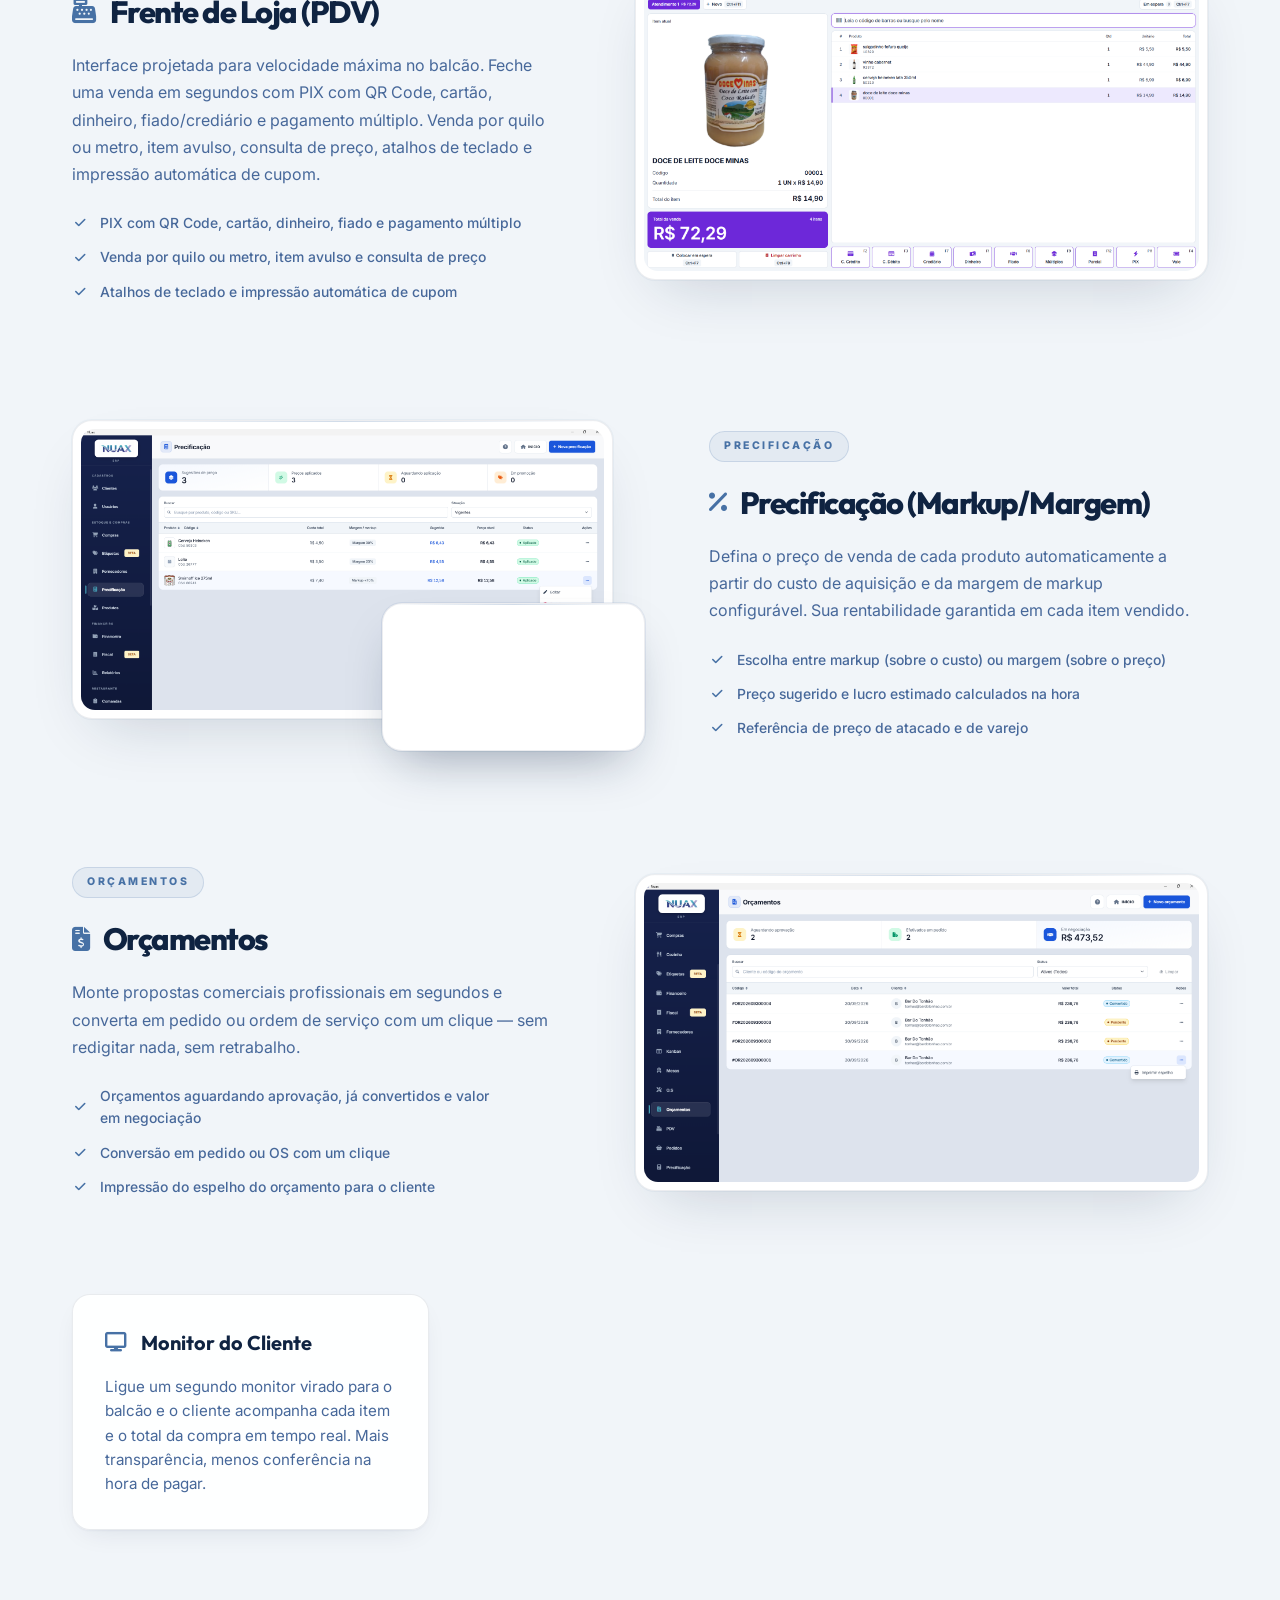
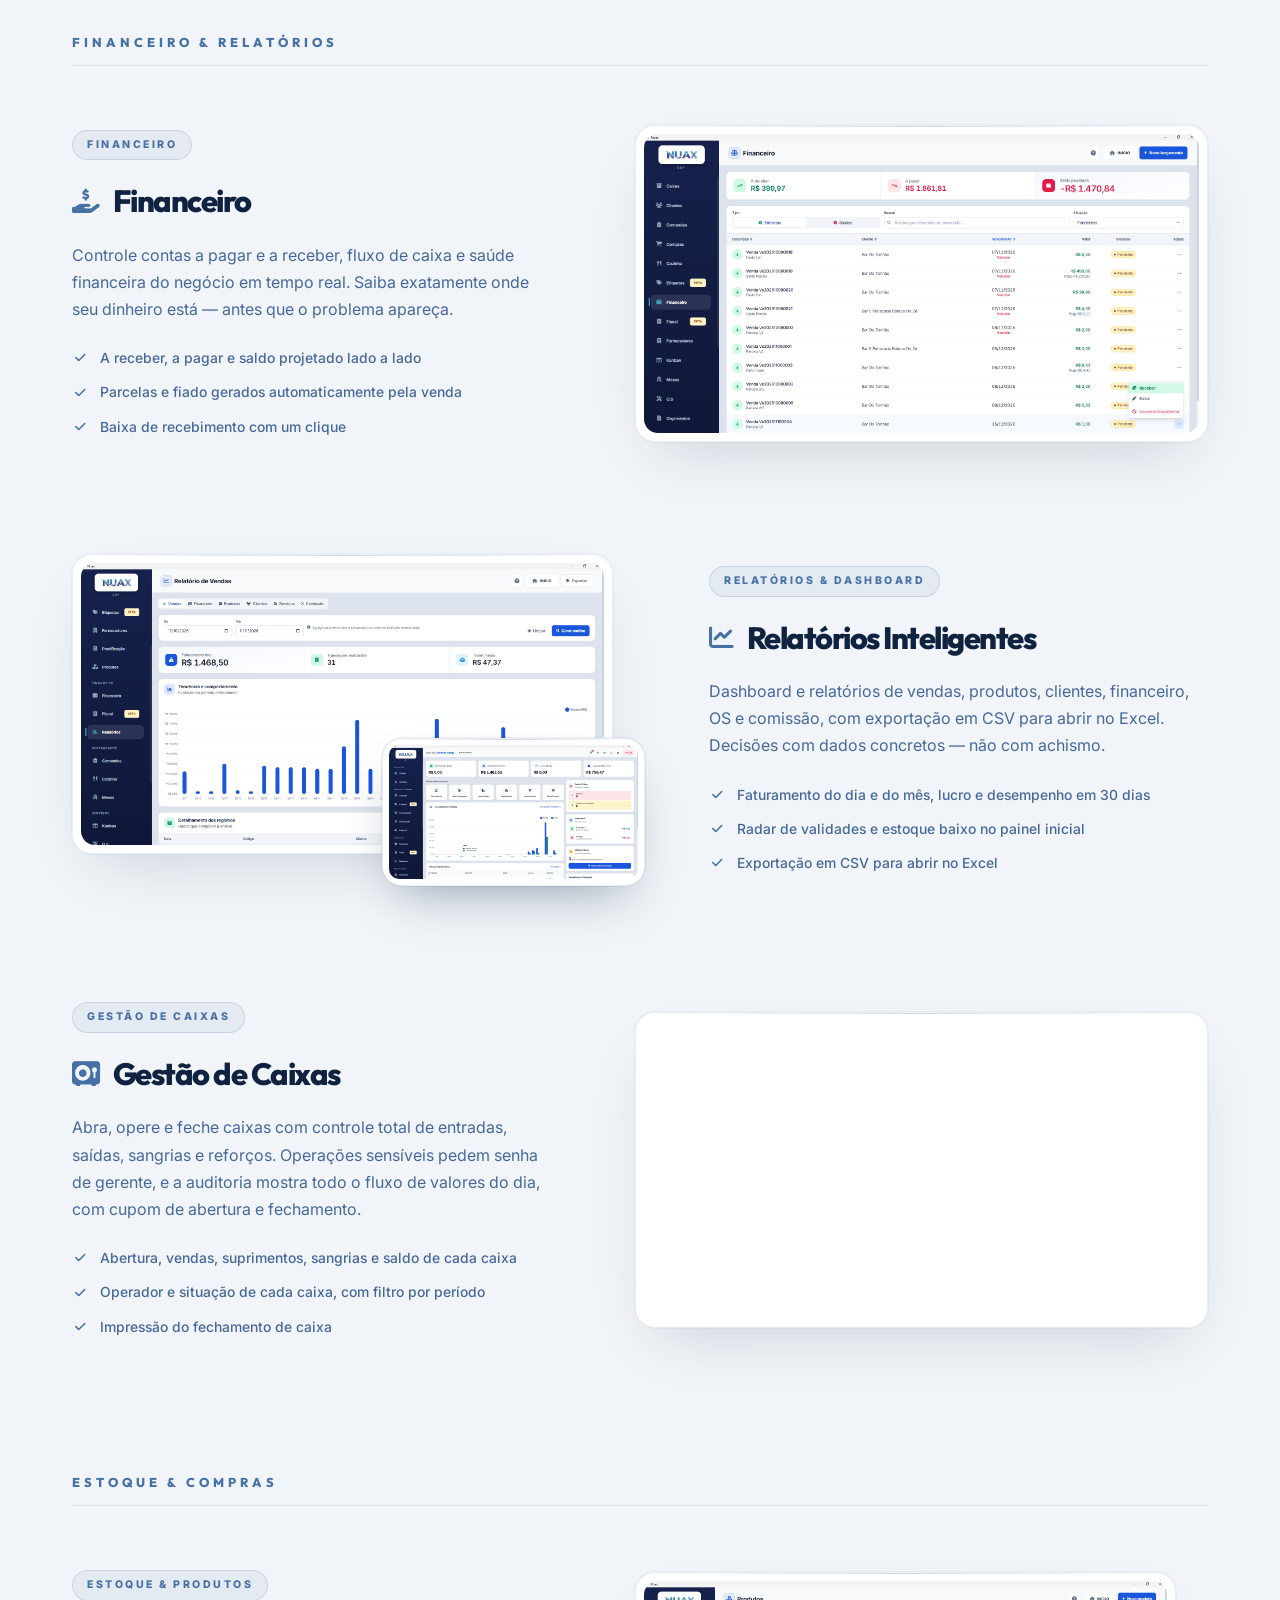
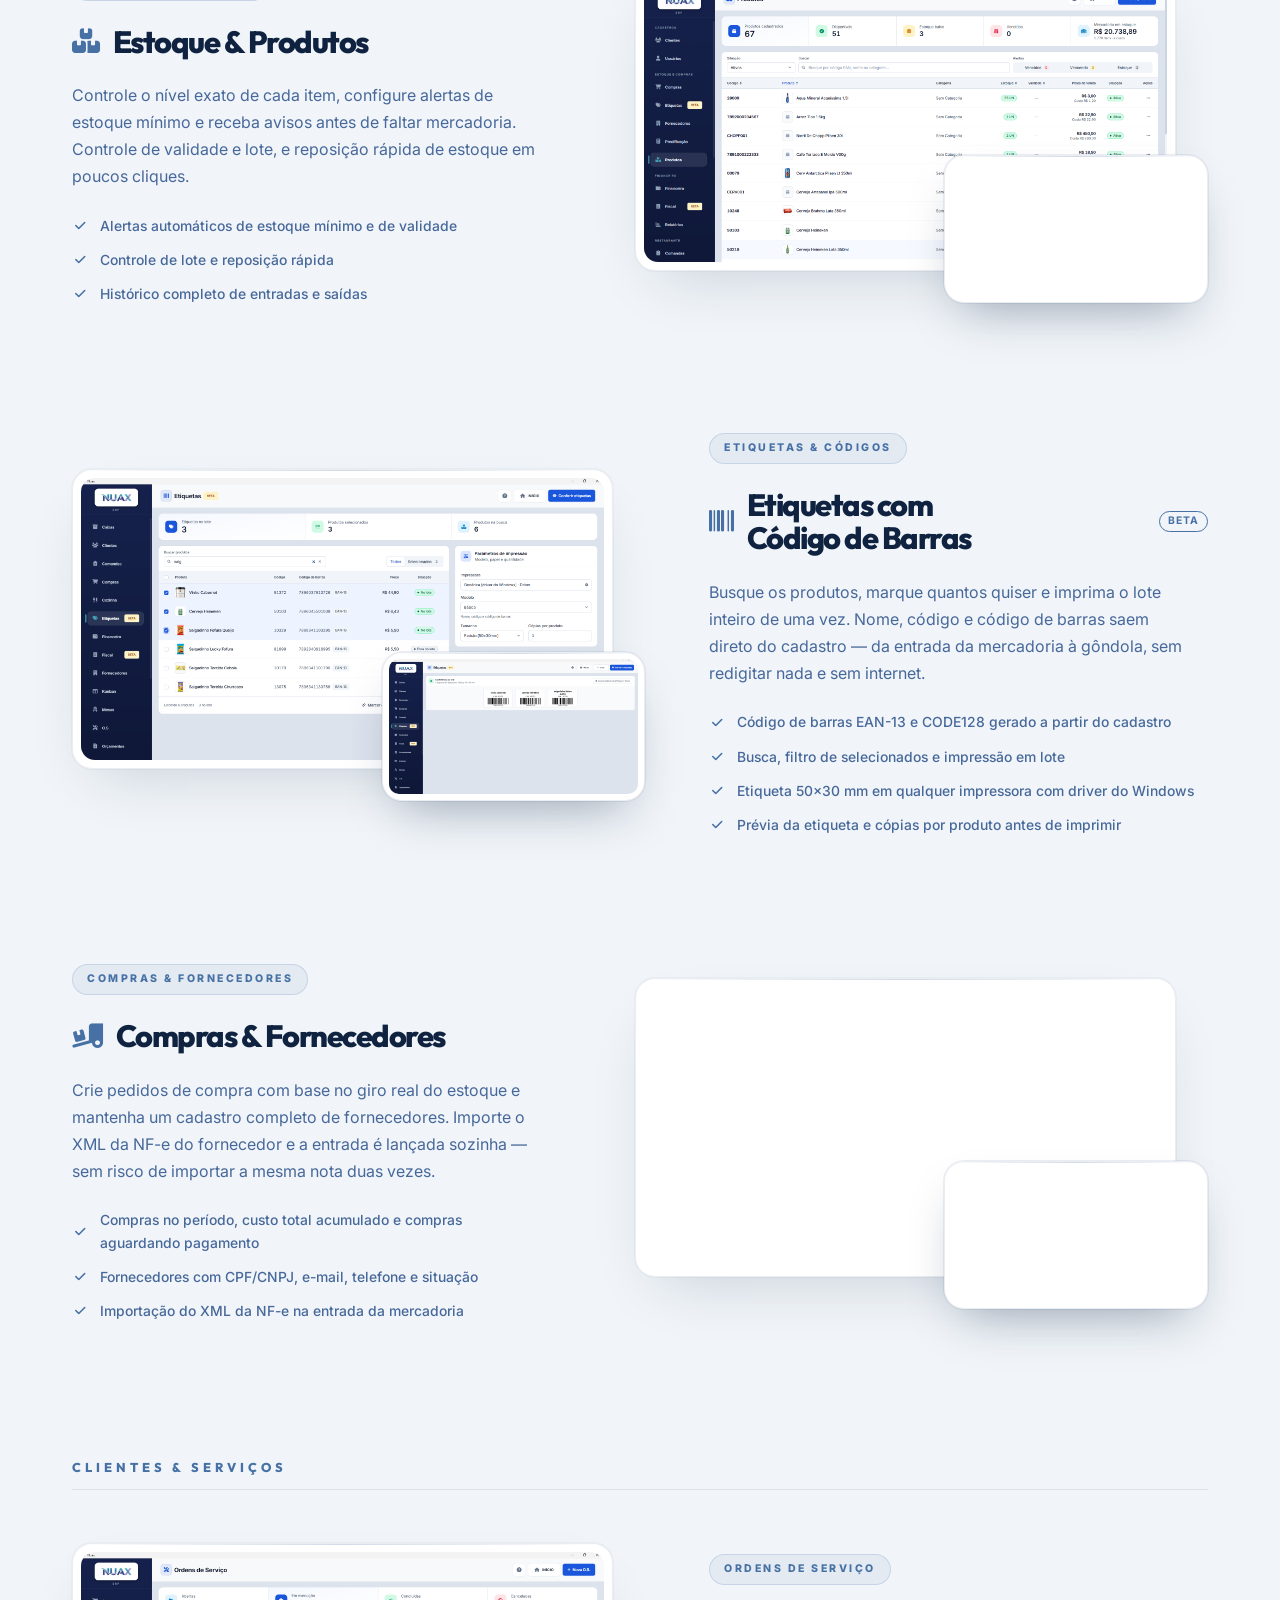
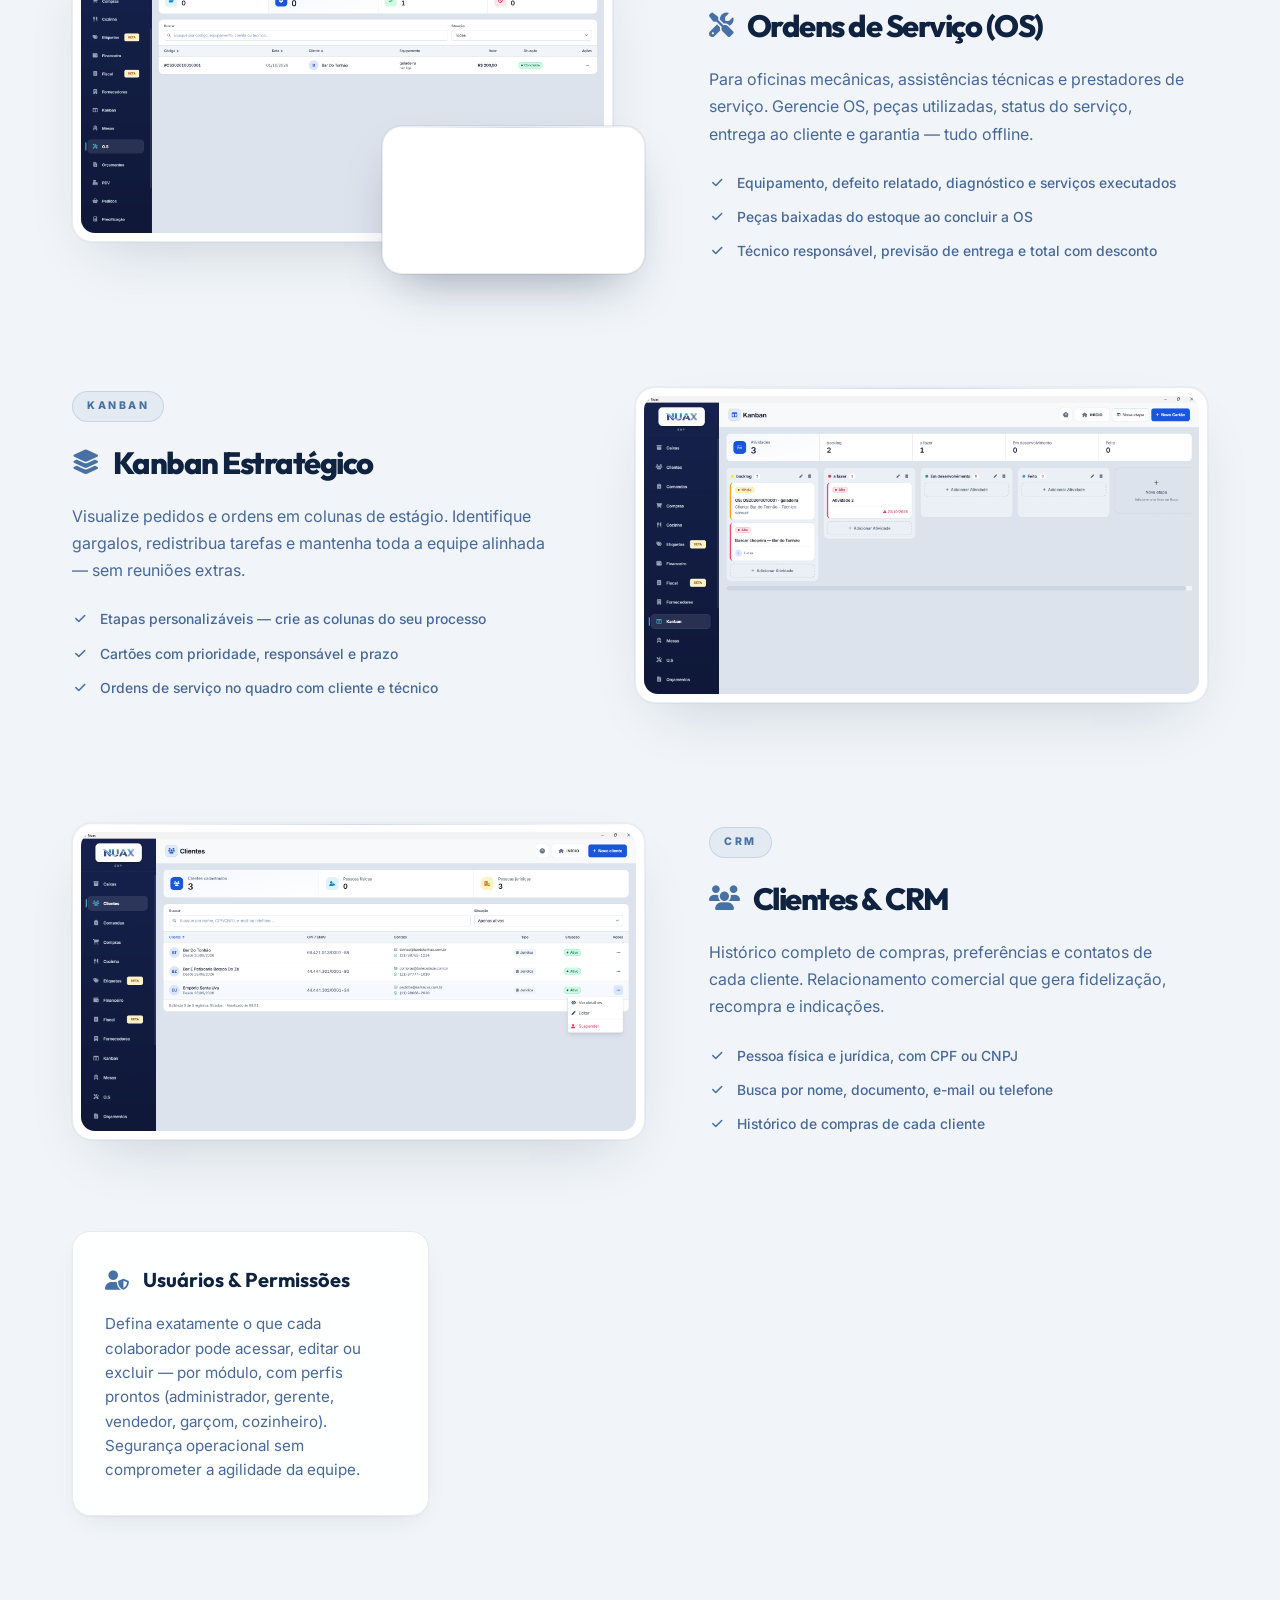
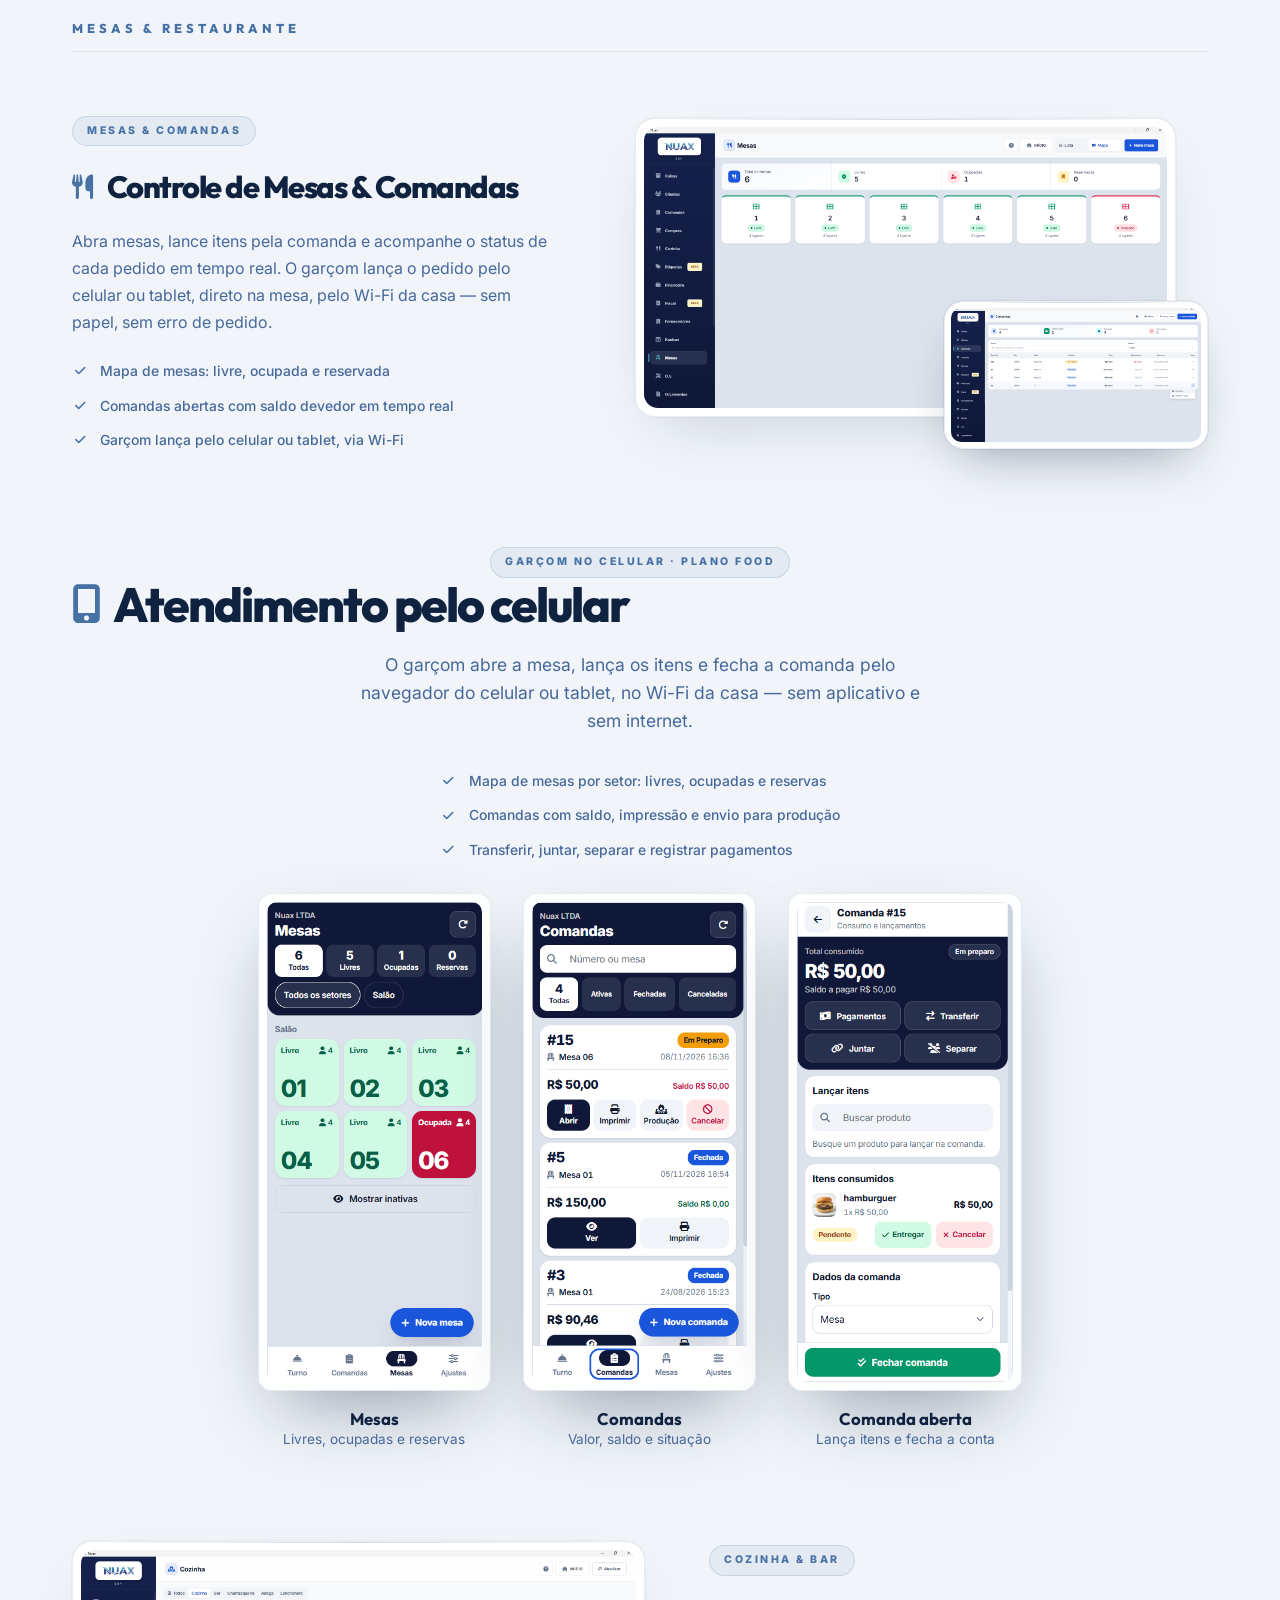
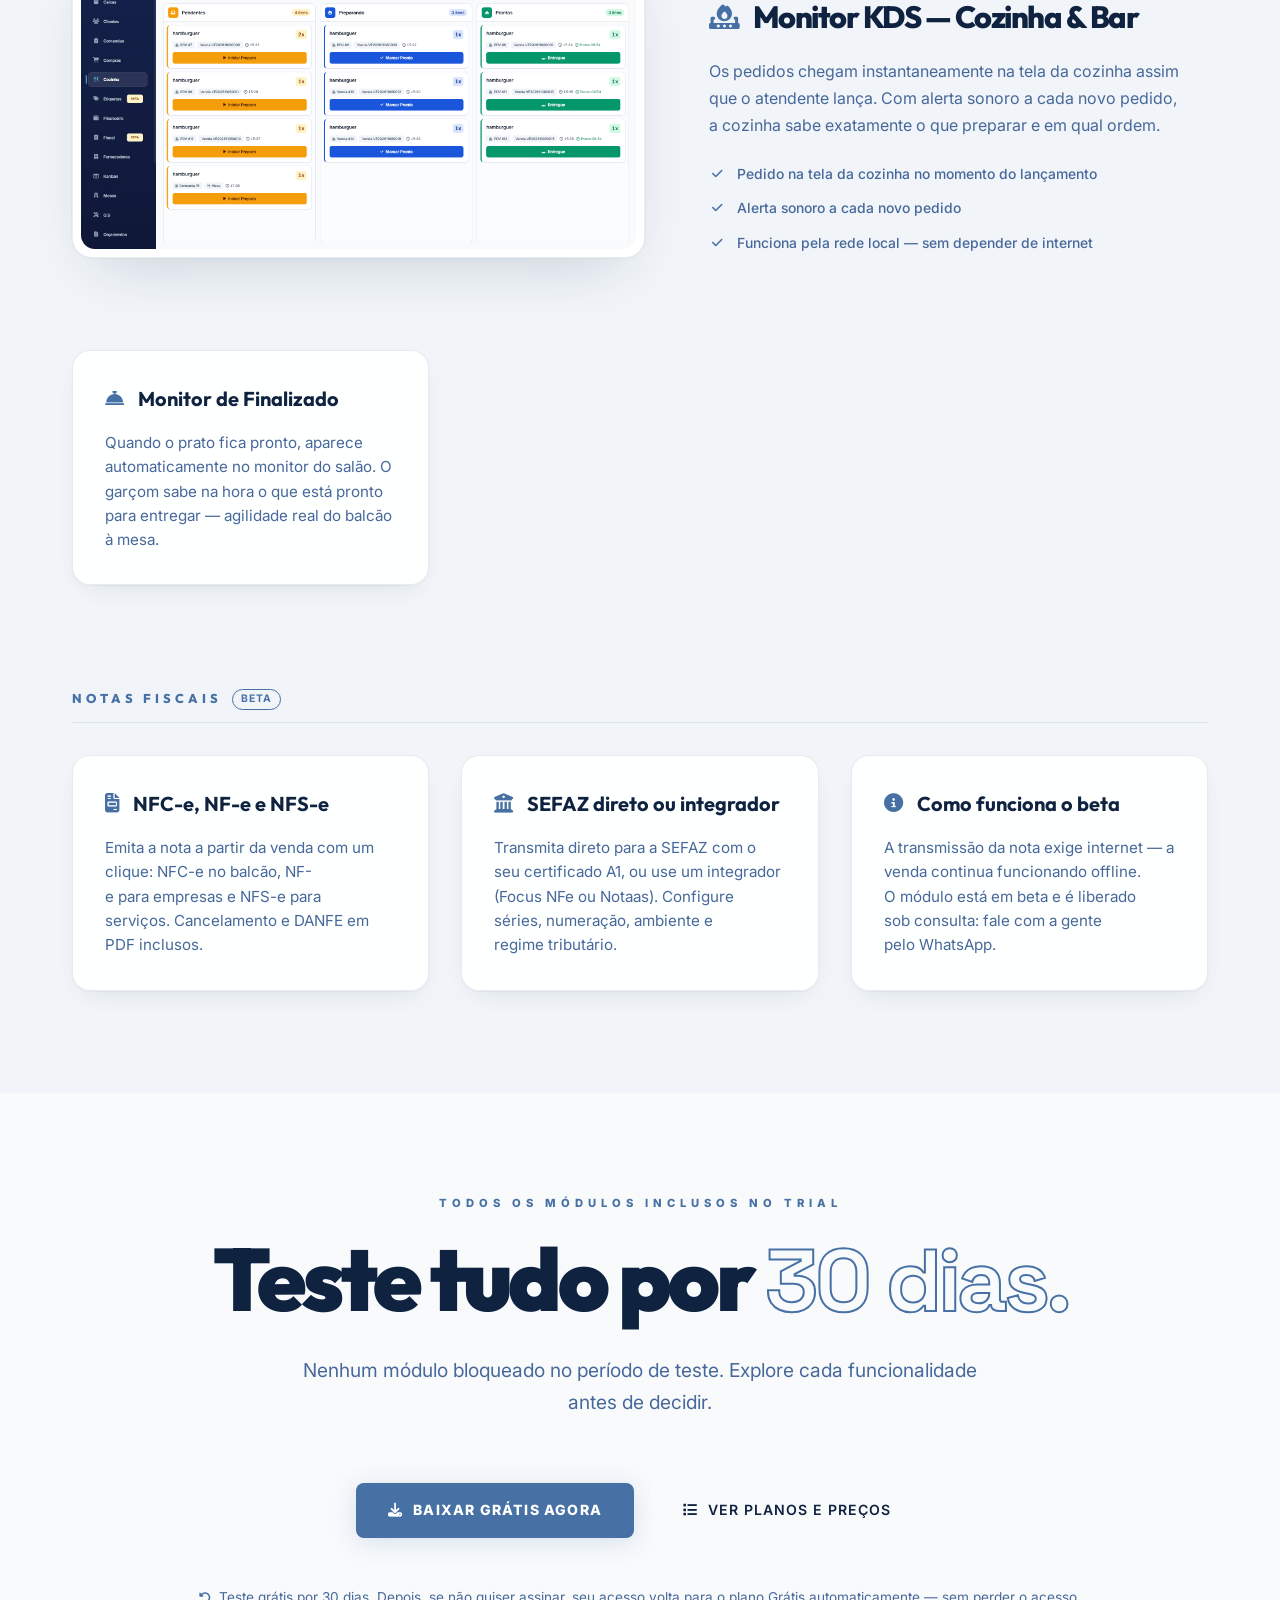
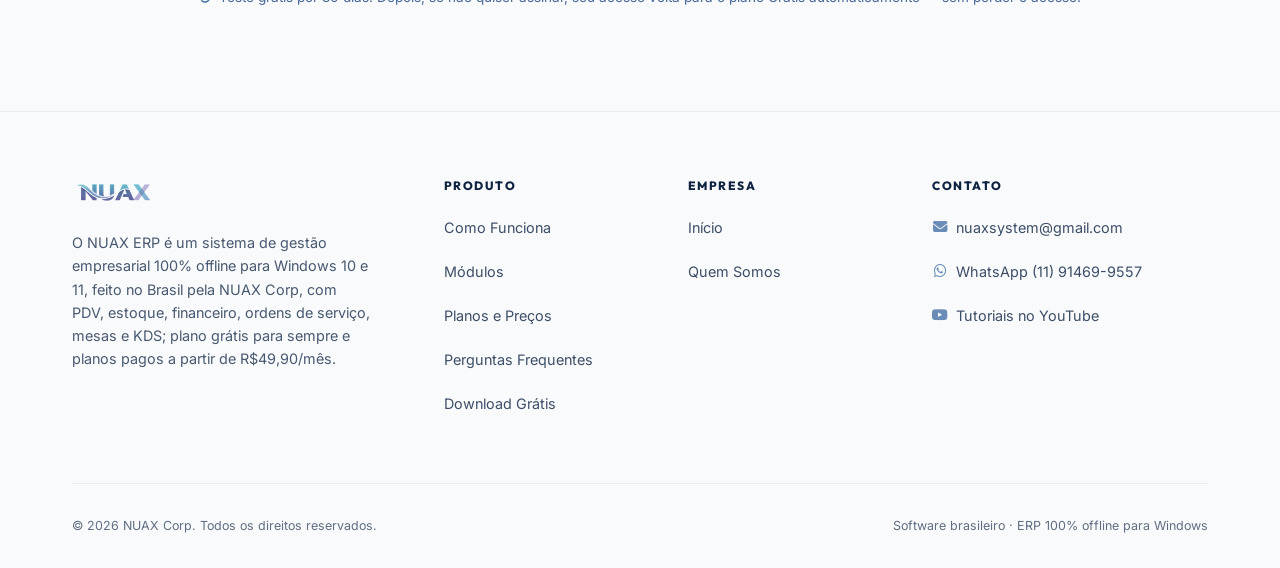
<file: erp/modulos.html>
<!DOCTYPE html><html lang="pt-br"><head><meta charset="UTF-8"><meta name="viewport" content="width=device-width,initial-scale=1"><title>Módulos do NUAX ERP: PDV, Estoque, Financeiro e OS Offline</title><meta name="description" content="Os 19 módulos do NUAX ERP: PDV com PIX, estoque com validade, financeiro, OS, CRM, mesas, KDS e notas fiscais (beta). Offline. Teste 30 dias grátis."><meta name="keywords" content="módulos ERP, sistema PDV offline, frente de caixa, sistema de controle de estoque com validade, contas a pagar e receber, fluxo de caixa, sistema de ordem de serviço, sistema para restaurante com comanda, KDS cozinha, kanban, etiquetas código de barras, precificação markup, PIX QR Code, monitor do cliente, comanda pelo celular, emissão NFC-e NF-e NFS-e"><meta name="author" content="NUAX Corp"><meta name="robots" content="index, follow, max-image-preview:large, max-snippet:-1"><meta name="theme-color" content="#f8fafc"><meta name="geo.region" content="BR-SP"><meta name="geo.placename" content="São Paulo"><meta name="geo.position" content="-23.5686278;-46.6985239"><meta name="ICBM" content="-23.5686278, -46.6985239"><script>function gtag(){dataLayer.push(arguments)}window.dataLayer=window.dataLayer||[],gtag("consent","default",{analytics_storage:"accepted"===localStorage.getItem("nuax_cookie_consent")?"granted":"denied",ad_storage:"denied"})</script><script async src="https://www.googletagmanager.com/gtag/js?id=G-6E8NX6RSP4"></script><script>function gtag(){dataLayer.push(arguments)}window.dataLayer=window.dataLayer||[],gtag("js",new Date),gtag("config","G-6E8NX6RSP4")</script><link rel="canonical" href="https://nuax.com.br/erp/modulos.html"><link rel="icon" href="/assets/favicon.ico" sizes="any"><link rel="apple-touch-icon" href="/assets/apple-touch-icon.png"><link rel="manifest" href="/site.webmanifest"><link rel="llms-txt" href="https://nuax.com.br/llms.txt"><meta property="og:type" content="website"><meta property="og:locale" content="pt_BR"><meta property="og:site_name" content="NUAX ERP"><meta property="og:url" content="https://nuax.com.br/erp/modulos.html"><meta property="og:title" content="Módulos do NUAX ERP: PDV, Estoque, Financeiro e OS Offline"><meta property="og:description" content="Os 19 módulos do NUAX ERP: PDV com PIX, estoque com validade, financeiro, OS, CRM, mesas, KDS e notas fiscais (beta). Offline. Teste 30 dias grátis."><meta property="og:image" content="https://nuax.com.br/assets/erp/pdv.png"><meta property="og:image:type" content="image/png"><meta property="og:image:width" content="1920"><meta property="og:image:height" content="1032"><meta property="og:image:alt" content="Frente de caixa (PDV) do NUAX ERP, sistema de gestão offline para Windows"><meta name="twitter:card" content="summary_large_image"><meta name="twitter:url" content="https://nuax.com.br/erp/modulos.html"><meta name="twitter:title" content="Módulos do NUAX ERP: PDV, Estoque, Financeiro e OS Offline"><meta name="twitter:description" content="Os 19 módulos do NUAX ERP: PDV com PIX, estoque com validade, financeiro, OS, CRM, mesas, KDS e notas fiscais (beta). Offline. Teste 30 dias grátis."><meta name="twitter:image" content="https://nuax.com.br/assets/erp/pdv.png"><meta name="twitter:image:alt" content="Frente de caixa (PDV) do NUAX ERP, sistema de gestão offline para Windows"><script type="application/ld+json">{
      "@context": "https://schema.org",
      "@type": "ItemList",
      "name": "Módulos do NUAX ERP",
      "description": "Lista completa dos módulos disponíveis no sistema de gestão NUAX ERP",
      "numberOfItems": 19,
      "itemListElement": [
        { "@type": "ListItem", "position": 1, "name": "Vendas & Pedidos", "image": "https://nuax.com.br/assets/erp/vendas.png", "description": "Gestão de pedidos para atacado e varejo com reserva automática de estoque, comissão de vendedor e estorno." },
        { "@type": "ListItem", "position": 2, "name": "Frente de Loja (PDV)", "image": "https://nuax.com.br/assets/erp/pdv.png", "description": "Frente de caixa para alto volume com PIX QR Code, cartão, dinheiro, fiado e pagamento múltiplo, venda por quilo ou metro e atalhos de teclado." },
        { "@type": "ListItem", "position": 3, "name": "Orçamentos", "image": "https://nuax.com.br/assets/erp/orcamento.png", "description": "Propostas comerciais convertíveis em pedido ou OS com um clique — offline." },
        { "@type": "ListItem", "position": 4, "name": "Precificação (Markup/Margem)", "image": "https://nuax.com.br/assets/erp/precificacao.png", "description": "Cálculo automático do preço de venda a partir do custo e margem configurável." },
        { "@type": "ListItem", "position": 5, "name": "Financeiro — Contas a Pagar e Receber", "image": "https://nuax.com.br/assets/erp/financeiro.png", "description": "Controle de contas a pagar, contas a receber, fluxo de caixa e saúde financeira em tempo real — 100% offline." },
        { "@type": "ListItem", "position": 6, "name": "Gestão de Caixas", "image": "https://nuax.com.br/assets/erp/caixa.png", "description": "Abertura, operação e fechamento de caixas com sangria, reforço, senha de gerente e auditoria completa." },
        { "@type": "ListItem", "position": 7, "name": "Relatórios Inteligentes", "image": "https://nuax.com.br/assets/erp/relatorios.png", "description": "Relatórios de vendas, produtos, clientes, financeiro, OS e comissão, gerados localmente e exportados em CSV." },
        { "@type": "ListItem", "position": 8, "name": "Estoque & Produtos — Alertas de Vencimento", "image": "https://nuax.com.br/assets/erp/produtos.png", "description": "Controle de estoque com alertas de estoque mínimo, validade e lote de produtos — offline." },
        { "@type": "ListItem", "position": 9, "name": "Compras & Fornecedores", "image": "https://nuax.com.br/assets/erp/compras.png", "description": "Pedidos de compra, importação do XML da NF-e do fornecedor e cadastro completo de fornecedores." },
        { "@type": "ListItem", "position": 10, "name": "Etiquetas & Código de Barras (Beta)", "image": "https://nuax.com.br/assets/erp/etiqueta.png", "description": "Impressão de etiquetas 50×30 mm com nome, código e código de barras EAN-13 ou CODE128, seleção de produtos em lote, prévia e cópias por produto, em qualquer impressora com driver do Windows." },
        { "@type": "ListItem", "position": 11, "name": "Ordens de Serviço (OS)", "image": "https://nuax.com.br/assets/erp/os.png", "description": "Gestão de OS com garantia para oficinas mecânicas, assistências técnicas e prestadores de serviço — offline." },
        { "@type": "ListItem", "position": 12, "name": "Kanban Estratégico", "image": "https://nuax.com.br/assets/erp/kanban.png", "description": "Visualização de pedidos e ordens por estágio com identificação de gargalos — offline." },
        { "@type": "ListItem", "position": 13, "name": "Clientes & CRM", "image": "https://nuax.com.br/assets/erp/clientes.png", "description": "Histórico completo de compras, preferências e relacionamento com cada cliente." },
        { "@type": "ListItem", "position": 14, "name": "Controle de Mesas & Comandas", "image": "https://nuax.com.br/assets/erp/mesa.png", "description": "Gestão de mesas e comandas para restaurantes, lanchonetes e bares, com lançamento pelo celular do garçom via rede local." },
        { "@type": "ListItem", "position": 15, "name": "Monitor KDS — Cozinha & Bar", "image": "https://nuax.com.br/assets/erp/painel_cozinha.png", "description": "Pedidos chegam instantaneamente na tela da cozinha assim que o atendente lança — rede local, sem internet." },
        { "@type": "ListItem", "position": 16, "name": "Monitor de Finalizado", "description": "Painel de entrega em tempo real — o garçom sabe na hora o que está pronto para servir." },
        { "@type": "ListItem", "position": 17, "name": "Usuários & Permissões", "description": "Perfis (administrador, gerente, vendedor, garçom, cozinheiro) e permissões por módulo." },
        { "@type": "ListItem", "position": 18, "name": "Monitor do Cliente", "description": "Segunda tela voltada ao cliente mostrando os itens e o total da venda em tempo real." },
        { "@type": "ListItem", "position": 19, "name": "Notas Fiscais (Beta)", "description": "Emissão de NFC-e, NF-e e NFS-e a partir da venda, com certificado A1, direto na SEFAZ ou via Focus NFe e Notaas. Requer internet para transmitir." }
      ]
    }</script><script type="application/ld+json">{
      "@context": "https://schema.org",
      "@type": "BreadcrumbList",
      "itemListElement": [
        { "@type": "ListItem", "position": 1, "name": "Início", "item": "https://nuax.com.br/" },
        { "@type": "ListItem", "position": 2, "name": "Módulos", "item": "https://nuax.com.br/erp/modulos.html" }
      ]
    }</script><script type="application/ld+json">{
      "@context": "https://schema.org",
      "@type": "WebPage",
      "name": "Módulos do NUAX ERP | PDV, Estoque com Alertas de Vencimento, Contas a Pagar e Receber, CRM e mais",
      "url": "https://nuax.com.br/erp/modulos.html",
      "datePublished": "2025-01-01",
      "dateModified": "2026-11-11",
      "description": "Conheça os módulos do NUAX ERP: PDV, Vendas, Orçamentos, Controle de Estoque com alertas de vencimento, Contas a Pagar e Receber, Fluxo de Caixa, Precificação, CRM, Ordens de Serviço, Kanban, Mesas, KDS, Monitor do Cliente e Notas Fiscais (beta).",
      "inLanguage": "pt-BR",
      "isPartOf": {
        "@type": "WebSite",
        "name": "NUAX",
        "url": "https://nuax.com.br/"
      },
      "author": {
        "@type": "Organization",
        "name": "NUAX Corp",
        "url": "https://nuax.com.br/"
      },
      "publisher": {
        "@type": "Organization",
        "name": "NUAX Corp",
        "url": "https://nuax.com.br/",
        "logo": {
          "@type": "ImageObject",
          "url": "https://nuax.com.br/assets/nuax-nome-transparente.png"
        }
      }
    }</script><link rel="preconnect" href="https://fonts.googleapis.com"><link rel="preconnect" href="https://fonts.gstatic.com" crossorigin><link href="https://fonts.googleapis.com/css2?family=Inter:wght@300..800&family=Outfit:wght@400..900&family=Space+Grotesk:wght@400..700&display=swap" rel="stylesheet"><link rel="preload" as="style" href="https://cdnjs.cloudflare.com/ajax/libs/font-awesome/6.5.1/css/all.min.css"><link rel="stylesheet" href="https://cdnjs.cloudflare.com/ajax/libs/font-awesome/6.5.1/css/all.min.css" media="print" onload='this.media="all"'><noscript><link rel="stylesheet" href="https://cdnjs.cloudflare.com/ajax/libs/font-awesome/6.5.1/css/all.min.css"></noscript><link rel="stylesheet" href="../styles.css?v=baab0ea2"></head><body class="luxury-theme"><a href="#main-content" class="skip-link">Pular para o conteúdo principal</a><div class="custom-cursor"></div><div class="mesh-gradient"></div><header class="header-main" id="navbar"><div class="wrap header-flex"><div class="brand"><a href="../index.html" aria-label="NUAX ERP — página inicial"><img src="../assets/nuax-nome-transparente.png" alt="NUAX ERP" class="brand-img" width="84" height="32"></a></div><nav class="nav-desktop" aria-label="Navegação principal"><a href="../index.html" class="nav-link">Início</a> <a href="como-funciona.html" class="nav-link">Como Funciona</a> <a href="modulos.html" class="nav-link active" aria-current="page">Módulos</a> <a href="planos.html" class="nav-link">Planos</a> <a href="faq.html" class="nav-link">FAQ</a></nav><div class="actions"><a href="download.html" class="btn-premium">Download Grátis</a> <button class="mobile-menu-btn" id="mobileMenuBtn" aria-label="Abrir menu"><span></span><span></span><span></span></button></div></div><div class="mobile-nav" id="mobileNav" role="navigation" aria-label="Menu mobile"><a href="../index.html" class="mobile-nav-link">Início</a> <a href="como-funciona.html" class="mobile-nav-link">Como Funciona</a> <a href="modulos.html" class="mobile-nav-link" aria-current="page">Módulos</a> <a href="planos.html" class="mobile-nav-link">Planos</a> <a href="faq.html" class="mobile-nav-link">FAQ</a> <a href="download.html" class="btn-premium mobile-cta">Download Grátis</a></div></header><main id="main-content"><section id="page-hero" class="page-hero-section" aria-label="Cabeçalho da página"><div class="wrap text-center"><nav aria-label="Breadcrumb" class="breadcrumb-nav reveal-up"><a href="../index.html">Início</a> <span aria-hidden="true">› </span><span aria-current="page">Módulos</span></nav><div class="hero-header mx-auto reveal-up"><h1 class="massive-title"><span class="reveal-text hero-kicker">Módulos do sistema de gestão ERP offline</span>19 módulos <span class="accent-stroke">integrados.</span></h1><p class="hero-subtitle mx-auto">Tudo que sua operação precisa em um único sistema — sem integrações complicadas, sem módulos de fornecedores diferentes, sem dados espalhados.</p></div></div></section><div class="modules-plan-notice-wrap wrap reveal-up"><div class="modules-plan-notice"><div class="mpn-row mpn-trial"><i class="fa-solid fa-circle-check" aria-hidden="true"></i> <span><strong>Trial de 30 dias:</strong> todos os módulos estão desbloqueados — Escolha o plano antes de decidir.</span></div><div class="mpn-row mpn-plan"><i class="fa-solid fa-lock" aria-hidden="true"></i><div><span><strong>Após assinar</strong>, você escolhe um grupo operacional — os módulos do grupo ficam ativos no plano:</span><div class="mpn-groups"><span class="mpn-group-chip"><i class="fa-solid fa-cash-register" aria-hidden="true"></i> Base</span> <span class="mpn-group-chip"><i class="fa-solid fa-screwdriver-wrench" aria-hidden="true"></i> Assistência</span> <span class="mpn-group-chip"><i class="fa-solid fa-store" aria-hidden="true"></i> Comércio</span> <span class="mpn-group-chip"><i class="fa-solid fa-utensils" aria-hidden="true"></i>Food</span></div></div></div></div></div><section id="modules-master" aria-labelledby="modules-title"><h2 id="modules-title" class="sr-only">Todos os módulos do NUAX ERP</h2><div class="wrap"><nav class="mod-cat-nav" aria-label="Categorias de módulos"><a href="#cat-core" class="mod-cat-chip"><i class="fa-solid fa-cash-register" aria-hidden="true"></i> Vendas</a> <a href="#cat-financeiro" class="mod-cat-chip"><i class="fa-solid fa-hand-holding-dollar" aria-hidden="true"></i> Financeiro</a> <a href="#cat-estoque" class="mod-cat-chip"><i class="fa-solid fa-boxes-stacked" aria-hidden="true"></i> Estoque</a> <a href="#cat-crm" class="mod-cat-chip"><i class="fa-solid fa-screwdriver-wrench" aria-hidden="true"></i> Serviços</a> <a href="#cat-mesa" class="mod-cat-chip"><i class="fa-solid fa-utensils" aria-hidden="true"></i> Restaurante</a> <a href="#cat-fiscal" class="mod-cat-chip"><i class="fa-solid fa-file-invoice" aria-hidden="true"></i> Fiscal</a></nav><div class="modules-categories"><div class="category-block" id="cat-core"><h2 class="cat-title">Venda &amp; Atendimento</h2><article class="showcase-block mod-showcase" id="mod-vendas"><div class="showcase-img-wrap showcase-img-stack reveal-scale"><div class="showcase-img-frame"><picture><source srcset="../assets/erp/vendas.webp" type="image/webp"><img width="1920" height="1032" src="../assets/erp/vendas.png" alt="Tela de vendas do NUAX ERP com receita bruta, ticket médio e situação de pagamento" class="showcase-img zoomable-image" loading="lazy" decoding="async"></picture></div><div class="showcase-img-frame showcase-img-frame--float"><picture><source srcset="../assets/erp/pedidos.webp" type="image/webp"><img width="1920" height="1032" src="../assets/erp/pedidos.png" alt="Lista de pedidos do NUAX ERP com pedidos pendentes, valor total em aberto, itens e situação reservado ou faturado" class="showcase-img zoomable-image" loading="lazy" decoding="async"></picture></div></div><div class="showcase-content reveal-right"><span class="showcase-badge">Vendas &amp; Pedidos</span><h3 class="showcase-title mod-showcase-title"><i class="fa-solid fa-tags" aria-hidden="true"></i> Vendas &amp; Pedidos</h3><p class="showcase-desc">Registre pedidos para atacado e varejo com tabelas de preço diferenciadas. O estoque é reservado automaticamente no ato da venda — sem risco de vender o que não tem. Comissão por vendedor e estorno com histórico.</p><ul class="showcase-features" role="list"><li><i class="fa-solid fa-check" aria-hidden="true"></i> Receita bruta, quantidade de vendas e ticket médio do período</li><li><i class="fa-solid fa-check" aria-hidden="true"></i> Filtros por data, situação e forma de pagamento</li><li><i class="fa-solid fa-check" aria-hidden="true"></i> Recebimento de fiado e pagamento parcial direto na lista</li><li><i class="fa-solid fa-check" aria-hidden="true"></i> Reimpressão de cupom e estorno com histórico</li></ul></div></article><article class="showcase-block mod-showcase showcase-block--reverse" id="mod-pdv"><div class="showcase-content reveal-left"><span class="showcase-badge">Ponto de Venda</span><h3 class="showcase-title mod-showcase-title"><i class="fa-solid fa-cash-register" aria-hidden="true"></i> Frente de Loja (PDV)</h3><p class="showcase-desc">Interface projetada para velocidade máxima no balcão. Feche uma venda em segundos com PIX com QR Code, cartão, dinheiro, fiado/crediário e pagamento múltiplo. Venda por quilo ou metro, item avulso, consulta de preço, atalhos de teclado e impressão automática de cupom.</p><ul class="showcase-features" role="list"><li><i class="fa-solid fa-check" aria-hidden="true"></i> PIX com QR Code, cartão, dinheiro, fiado e pagamento múltiplo</li><li><i class="fa-solid fa-check" aria-hidden="true"></i> Venda por quilo ou metro, item avulso e consulta de preço</li><li><i class="fa-solid fa-check" aria-hidden="true"></i> Atalhos de teclado e impressão automática de cupom</li></ul></div><div class="showcase-img-wrap reveal-scale"><div class="showcase-img-frame"><picture><source srcset="../assets/erp/pdv.webp" type="image/webp"><img width="1920" height="1032" src="../assets/erp/pdv.png" alt="Frente de caixa (PDV) do NUAX ERP — venda rápida offline para Windows" class="showcase-img zoomable-image" loading="lazy" decoding="async"></picture></div></div></article><article class="showcase-block mod-showcase" id="mod-precificacao"><div class="showcase-img-wrap showcase-img-stack reveal-scale"><div class="showcase-img-frame"><picture><source srcset="../assets/erp/precificacao.webp" type="image/webp"><img width="1920" height="1032" src="../assets/erp/precificacao.png" alt="Precificação no NUAX ERP — lista de produtos com custo, margem ou markup, preço sugerido e preço atual" class="showcase-img zoomable-image" loading="lazy" decoding="async"></picture></div><div class="showcase-img-frame showcase-img-frame--float"><picture><source srcset="../assets/erp/precificacao_form.webp" type="image/webp"><img width="1920" height="1032" src="../assets/erp/precificacao_form.png" alt="Cálculo de preço no NUAX ERP: custo de R$ 24,90 com markup de 30% gera preço sugerido de R$ 32,37 e lucro estimado" class="showcase-img zoomable-image" loading="lazy" decoding="async"></picture></div></div><div class="showcase-content reveal-right"><span class="showcase-badge">Precificação</span><h3 class="showcase-title mod-showcase-title"><i class="fa-solid fa-percent" aria-hidden="true"></i> Precificação (Markup/Margem)</h3><p class="showcase-desc">Defina o preço de venda de cada produto automaticamente a partir do custo de aquisição e da margem de markup configurável. Sua rentabilidade garantida em cada item vendido.</p><ul class="showcase-features" role="list"><li><i class="fa-solid fa-check" aria-hidden="true"></i> Escolha entre markup (sobre o custo) ou margem (sobre o preço)</li><li><i class="fa-solid fa-check" aria-hidden="true"></i> Preço sugerido e lucro estimado calculados na hora</li><li><i class="fa-solid fa-check" aria-hidden="true"></i> Referência de preço de atacado e de varejo</li></ul></div></article><article class="showcase-block mod-showcase showcase-block--reverse" id="mod-orcamentos"><div class="showcase-content reveal-left"><span class="showcase-badge">Orçamentos</span><h3 class="showcase-title mod-showcase-title"><i class="fa-solid fa-file-invoice-dollar" aria-hidden="true"></i> Orçamentos</h3><p class="showcase-desc">Monte propostas comerciais profissionais em segundos e converta em pedido ou ordem de serviço com um clique — sem redigitar nada, sem retrabalho.</p><ul class="showcase-features" role="list"><li><i class="fa-solid fa-check" aria-hidden="true"></i> Orçamentos aguardando aprovação, já convertidos e valor em negociação</li><li><i class="fa-solid fa-check" aria-hidden="true"></i> Conversão em pedido ou OS com um clique</li><li><i class="fa-solid fa-check" aria-hidden="true"></i> Impressão do espelho do orçamento para o cliente</li></ul></div><div class="showcase-img-wrap reveal-scale"><div class="showcase-img-frame"><picture><source srcset="../assets/erp/orcamento.webp" type="image/webp"><img width="1920" height="1032" src="../assets/erp/orcamento.png" alt="Orçamentos no NUAX ERP com orçamentos aguardando aprovação, efetivados em pedido, valor em negociação e status pendente ou convertido" class="showcase-img zoomable-image" loading="lazy" decoding="async"></picture></div></div></article><div class="mod-grid"><article class="mod-item-formal reveal-up"><h3><i class="fa-solid fa-display" aria-hidden="true"></i> Monitor do Cliente</h3><p>Ligue um segundo monitor virado para o balcão e o cliente acompanha cada item e o total da compra em tempo real. Mais transparência, menos conferência na hora de pagar.</p></article></div></div><div class="category-block" id="cat-financeiro"><h2 class="cat-title">Financeiro &amp; Relatórios</h2><article class="showcase-block mod-showcase showcase-block--reverse" id="mod-financeiro"><div class="showcase-content reveal-left"><span class="showcase-badge">Financeiro</span><h3 class="showcase-title mod-showcase-title"><i class="fa-solid fa-hand-holding-dollar" aria-hidden="true"></i> Financeiro</h3><p class="showcase-desc">Controle contas a pagar e a receber, fluxo de caixa e saúde financeira do negócio em tempo real. Saiba exatamente onde seu dinheiro está — antes que o problema apareça.</p><ul class="showcase-features" role="list"><li><i class="fa-solid fa-check" aria-hidden="true"></i> A receber, a pagar e saldo projetado lado a lado</li><li><i class="fa-solid fa-check" aria-hidden="true"></i> Parcelas e fiado gerados automaticamente pela venda</li><li><i class="fa-solid fa-check" aria-hidden="true"></i> Baixa de recebimento com um clique</li></ul></div><div class="showcase-img-wrap reveal-scale"><div class="showcase-img-frame"><picture><source srcset="../assets/erp/financeiro.webp" type="image/webp"><img width="1920" height="1032" src="../assets/erp/financeiro.png" alt="Módulo Financeiro do NUAX ERP — contas a pagar e a receber com saldo projetado" class="showcase-img zoomable-image" loading="lazy" decoding="async"></picture></div></div></article><article class="showcase-block mod-showcase" id="mod-relatorios"><div class="showcase-img-wrap showcase-img-stack reveal-scale"><div class="showcase-img-frame"><picture><source srcset="../assets/erp/relatorios.webp" type="image/webp"><img width="1920" height="1032" src="../assets/erp/relatorios.png" alt="Relatório de vendas do NUAX ERP com faturamento total, ticket médio e gráfico por período, com abas de financeiro, produtos, clientes, serviços e comissão" class="showcase-img zoomable-image" loading="lazy" decoding="async"></picture></div><div class="showcase-img-frame showcase-img-frame--float"><picture><source srcset="../assets/erp/dashboard.webp" type="image/webp"><img width="1920" height="1032" src="../assets/erp/dashboard.png" alt="Dashboard do NUAX ERP com faturamento do dia, do mês e lucro" class="showcase-img zoomable-image" loading="lazy" decoding="async"></picture></div></div><div class="showcase-content reveal-right"><span class="showcase-badge">Relatórios &amp; Dashboard</span><h3 class="showcase-title mod-showcase-title"><i class="fa-solid fa-chart-line" aria-hidden="true"></i> Relatórios Inteligentes</h3><p class="showcase-desc">Dashboard e relatórios de vendas, produtos, clientes, financeiro, OS e comissão, com exportação em CSV para abrir no Excel. Decisões com dados concretos — não com achismo.</p><ul class="showcase-features" role="list"><li><i class="fa-solid fa-check" aria-hidden="true"></i> Faturamento do dia e do mês, lucro e desempenho em 30 dias</li><li><i class="fa-solid fa-check" aria-hidden="true"></i> Radar de validades e estoque baixo no painel inicial</li><li><i class="fa-solid fa-check" aria-hidden="true"></i> Exportação em CSV para abrir no Excel</li></ul></div></article><article class="showcase-block mod-showcase showcase-block--reverse" id="mod-caixas"><div class="showcase-content reveal-left"><span class="showcase-badge">Gestão de Caixas</span><h3 class="showcase-title mod-showcase-title"><i class="fa-solid fa-vault" aria-hidden="true"></i> Gestão de Caixas</h3><p class="showcase-desc">Abra, opere e feche caixas com controle total de entradas, saídas, sangrias e reforços. Operações sensíveis pedem senha de gerente, e a auditoria mostra todo o fluxo de valores do dia, com cupom de abertura e fechamento.</p><ul class="showcase-features" role="list"><li><i class="fa-solid fa-check" aria-hidden="true"></i> Abertura, vendas, suprimentos, sangrias e saldo de cada caixa</li><li><i class="fa-solid fa-check" aria-hidden="true"></i> Operador e situação de cada caixa, com filtro por período</li><li><i class="fa-solid fa-check" aria-hidden="true"></i> Impressão do fechamento de caixa</li></ul></div><div class="showcase-img-wrap reveal-scale"><div class="showcase-img-frame"><picture><source srcset="../assets/erp/caixa.webp" type="image/webp"><img width="1920" height="1032" src="../assets/erp/caixa.png" alt="Gestão de caixas do NUAX ERP com abertura, vendas, suprimentos, sangrias, saldo e operador de cada caixa" class="showcase-img zoomable-image" loading="lazy" decoding="async"></picture></div></div></article></div><div class="category-block" id="cat-estoque"><h2 class="cat-title">Estoque &amp; Compras</h2><article class="showcase-block mod-showcase showcase-block--reverse" id="mod-produtos"><div class="showcase-content reveal-left"><span class="showcase-badge">Estoque &amp; Produtos</span><h3 class="showcase-title mod-showcase-title"><i class="fa-solid fa-boxes-stacked" aria-hidden="true"></i> Estoque &amp; Produtos</h3><p class="showcase-desc">Controle o nível exato de cada item, configure alertas de estoque mínimo e receba avisos antes de faltar mercadoria. Controle de validade e lote, e reposição rápida de estoque em poucos cliques.</p><ul class="showcase-features" role="list"><li><i class="fa-solid fa-check" aria-hidden="true"></i> Alertas automáticos de estoque mínimo e de validade</li><li><i class="fa-solid fa-check" aria-hidden="true"></i> Controle de lote e reposição rápida</li><li><i class="fa-solid fa-check" aria-hidden="true"></i> Histórico completo de entradas e saídas</li></ul></div><div class="showcase-img-wrap showcase-img-stack reveal-scale"><div class="showcase-img-frame"><picture><source srcset="../assets/erp/produtos.webp" type="image/webp"><img width="1920" height="1032" src="../assets/erp/produtos.png" alt="Módulo de Estoque e Produtos do NUAX ERP com alertas de estoque mínimo e validade" class="showcase-img zoomable-image" loading="lazy" decoding="async"></picture></div><div class="showcase-img-frame showcase-img-frame--float"><picture><source srcset="../assets/erp/produtos_form.webp" type="image/webp"><img width="1920" height="1032" src="../assets/erp/produtos_form.png" alt="Cadastro de produto no NUAX ERP com código de barras EAN-13, foto, preço de venda, custo, margem, estoque mínimo e validade" class="showcase-img zoomable-image" loading="lazy" decoding="async"></picture></div></div></article><article class="showcase-block mod-showcase" id="mod-etiquetas"><div class="showcase-img-wrap showcase-img-stack reveal-scale"><div class="showcase-img-frame"><picture><source srcset="../assets/erp/etiqueta.webp" type="image/webp"><img width="1920" height="1032" src="../assets/erp/etiqueta.png" alt="Módulo de Etiquetas do NUAX ERP — seleção de produtos em lote, impressora, tamanho 50×30 mm e prévia da etiqueta com código de barras" class="showcase-img zoomable-image" loading="lazy" decoding="async"></picture></div><div class="showcase-img-frame showcase-img-frame--float"><picture><source srcset="../assets/erp/etiqueta_print.webp" type="image/webp"><img width="1920" height="1032" src="../assets/erp/etiqueta_print.png" alt="Conferência do lote de etiquetas no NUAX ERP: três etiquetas 50×30 mm com nome, código e código de barras EAN-13 antes de imprimir" class="showcase-img zoomable-image" loading="lazy" decoding="async"></picture></div></div><div class="showcase-content reveal-right"><span class="showcase-badge">Etiquetas &amp; Códigos</span><h3 class="showcase-title mod-showcase-title"><i class="fa-solid fa-barcode" aria-hidden="true"></i> Etiquetas com Código de Barras <span class="badge-beta">Beta</span></h3><p class="showcase-desc">Busque os produtos, marque quantos quiser e imprima o lote inteiro de uma vez. Nome, código e código de barras saem direto do cadastro — da entrada da mercadoria à gôndola, sem redigitar nada e sem internet.</p><ul class="showcase-features" role="list"><li><i class="fa-solid fa-check" aria-hidden="true"></i> Código de barras EAN-13 e CODE128 gerado a partir do cadastro</li><li><i class="fa-solid fa-check" aria-hidden="true"></i> Busca, filtro de selecionados e impressão em lote</li><li><i class="fa-solid fa-check" aria-hidden="true"></i> Etiqueta 50×30 mm em qualquer impressora com driver do Windows</li><li><i class="fa-solid fa-check" aria-hidden="true"></i> Prévia da etiqueta e cópias por produto antes de imprimir</li></ul></div></article><article class="showcase-block mod-showcase showcase-block--reverse" id="mod-compras"><div class="showcase-content reveal-left"><span class="showcase-badge">Compras &amp; Fornecedores</span><h3 class="showcase-title mod-showcase-title"><i class="fa-solid fa-truck-ramp-box" aria-hidden="true"></i> Compras &amp; Fornecedores</h3><p class="showcase-desc">Crie pedidos de compra com base no giro real do estoque e mantenha um cadastro completo de fornecedores. Importe o XML da NF-e do fornecedor e a entrada é lançada sozinha — sem risco de importar a mesma nota duas vezes.</p><ul class="showcase-features" role="list"><li><i class="fa-solid fa-check" aria-hidden="true"></i> Compras no período, custo total acumulado e compras aguardando pagamento</li><li><i class="fa-solid fa-check" aria-hidden="true"></i> Fornecedores com CPF/CNPJ, e-mail, telefone e situação</li><li><i class="fa-solid fa-check" aria-hidden="true"></i> Importação do XML da NF-e na entrada da mercadoria</li></ul></div><div class="showcase-img-wrap showcase-img-stack reveal-scale"><div class="showcase-img-frame"><picture><source srcset="../assets/erp/compras.webp" type="image/webp"><img width="1920" height="1032" src="../assets/erp/compras.png" alt="Gestão de compras do NUAX ERP com compras no período, custo total acumulado, compras aguardando pagamento e status por fornecedor" class="showcase-img zoomable-image" loading="lazy" decoding="async"></picture></div><div class="showcase-img-frame showcase-img-frame--float"><picture><source srcset="../assets/erp/fornecedores.webp" type="image/webp"><img width="1920" height="1032" src="../assets/erp/fornecedores.png" alt="Cadastro de fornecedores do NUAX ERP com razão social, CNPJ, e-mail, telefone e situação" class="showcase-img zoomable-image" loading="lazy" decoding="async"></picture></div></div></article></div><div class="category-block" id="cat-crm"><h2 class="cat-title">Clientes &amp; Serviços</h2><article class="showcase-block mod-showcase" id="mod-os"><div class="showcase-img-wrap showcase-img-stack reveal-scale"><div class="showcase-img-frame"><picture><source srcset="../assets/erp/os.webp" type="image/webp"><img width="1920" height="1032" src="../assets/erp/os.png" alt="Lista de ordens de serviço do NUAX ERP com OS abertas, em execução, concluídas e canceladas, cliente, equipamento e valor" class="showcase-img zoomable-image" loading="lazy" decoding="async"></picture></div><div class="showcase-img-frame showcase-img-frame--float"><picture><source srcset="../assets/erp/os_form.webp" type="image/webp"><img width="1920" height="1032" src="../assets/erp/os_form.png" alt="Nova ordem de serviço no NUAX ERP com equipamento, defeito relatado, diagnóstico técnico, peças do estoque, técnico responsável e total da OS" class="showcase-img zoomable-image" loading="lazy" decoding="async"></picture></div></div><div class="showcase-content reveal-right"><span class="showcase-badge">Ordens de Serviço</span><h3 class="showcase-title mod-showcase-title"><i class="fa-solid fa-screwdriver-wrench" aria-hidden="true"></i> Ordens de Serviço (OS)</h3><p class="showcase-desc">Para oficinas mecânicas, assistências técnicas e prestadores de serviço. Gerencie OS, peças utilizadas, status do serviço, entrega ao cliente e garantia — tudo offline.</p><ul class="showcase-features" role="list"><li><i class="fa-solid fa-check" aria-hidden="true"></i> Equipamento, defeito relatado, diagnóstico e serviços executados</li><li><i class="fa-solid fa-check" aria-hidden="true"></i> Peças baixadas do estoque ao concluir a OS</li><li><i class="fa-solid fa-check" aria-hidden="true"></i> Técnico responsável, previsão de entrega e total com desconto</li></ul></div></article><article class="showcase-block mod-showcase showcase-block--reverse" id="mod-kanban"><div class="showcase-content reveal-left"><span class="showcase-badge">Kanban</span><h3 class="showcase-title mod-showcase-title"><i class="fa-solid fa-layer-group" aria-hidden="true"></i> Kanban Estratégico</h3><p class="showcase-desc">Visualize pedidos e ordens em colunas de estágio. Identifique gargalos, redistribua tarefas e mantenha toda a equipe alinhada — sem reuniões extras.</p><ul class="showcase-features" role="list"><li><i class="fa-solid fa-check" aria-hidden="true"></i> Etapas personalizáveis — crie as colunas do seu processo</li><li><i class="fa-solid fa-check" aria-hidden="true"></i> Cartões com prioridade, responsável e prazo</li><li><i class="fa-solid fa-check" aria-hidden="true"></i> Ordens de serviço no quadro com cliente e técnico</li></ul></div><div class="showcase-img-wrap reveal-scale"><div class="showcase-img-frame"><picture><source srcset="../assets/erp/kanban.webp" type="image/webp"><img width="1920" height="1032" src="../assets/erp/kanban.png" alt="Quadro Kanban do NUAX ERP com etapas, prioridades e ordens de serviço" class="showcase-img zoomable-image" loading="lazy" decoding="async"></picture></div></div></article><article class="showcase-block mod-showcase" id="mod-clientes"><div class="showcase-img-wrap reveal-scale"><div class="showcase-img-frame"><picture><source srcset="../assets/erp/clientes.webp" type="image/webp"><img width="1920" height="1032" src="../assets/erp/clientes.png" alt="Cadastro de clientes do NUAX ERP com CPF/CNPJ, contato e situação" class="showcase-img zoomable-image" loading="lazy" decoding="async"></picture></div></div><div class="showcase-content reveal-right"><span class="showcase-badge">CRM</span><h3 class="showcase-title mod-showcase-title"><i class="fa-solid fa-users" aria-hidden="true"></i> Clientes &amp; CRM</h3><p class="showcase-desc">Histórico completo de compras, preferências e contatos de cada cliente. Relacionamento comercial que gera fidelização, recompra e indicações.</p><ul class="showcase-features" role="list"><li><i class="fa-solid fa-check" aria-hidden="true"></i> Pessoa física e jurídica, com CPF ou CNPJ</li><li><i class="fa-solid fa-check" aria-hidden="true"></i> Busca por nome, documento, e-mail ou telefone</li><li><i class="fa-solid fa-check" aria-hidden="true"></i> Histórico de compras de cada cliente</li></ul></div></article><div class="mod-grid"><article class="mod-item-formal reveal-up"><h3><i class="fa-solid fa-user-shield" aria-hidden="true"></i> Usuários &amp; Permissões</h3><p>Defina exatamente o que cada colaborador pode acessar, editar ou excluir — por módulo, com perfis prontos (administrador, gerente, vendedor, garçom, cozinheiro). Segurança operacional sem comprometer a agilidade da equipe.</p></article></div></div><div class="category-block" id="cat-mesa"><h2 class="cat-title">Mesas &amp; Restaurante</h2><article class="showcase-block mod-showcase showcase-block--reverse" id="mod-mesas"><div class="showcase-content reveal-left"><span class="showcase-badge">Mesas &amp; Comandas</span><h3 class="showcase-title mod-showcase-title"><i class="fa-solid fa-utensils" aria-hidden="true"></i> Controle de Mesas &amp; Comandas</h3><p class="showcase-desc">Abra mesas, lance itens pela comanda e acompanhe o status de cada pedido em tempo real. O garçom lança o pedido pelo celular ou tablet, direto na mesa, pelo Wi-Fi da casa — sem papel, sem erro de pedido.</p><ul class="showcase-features" role="list"><li><i class="fa-solid fa-check" aria-hidden="true"></i> Mapa de mesas: livre, ocupada e reservada</li><li><i class="fa-solid fa-check" aria-hidden="true"></i> Comandas abertas com saldo devedor em tempo real</li><li><i class="fa-solid fa-check" aria-hidden="true"></i> Garçom lança pelo celular ou tablet, via Wi-Fi</li></ul></div><div class="showcase-img-wrap showcase-img-stack reveal-scale"><div class="showcase-img-frame"><picture><source srcset="../assets/erp/mesa.webp" type="image/webp"><img width="1920" height="1032" src="../assets/erp/mesa.png" alt="Mapa de mesas do NUAX ERP com status livre, ocupada e reservada" class="showcase-img zoomable-image" loading="lazy" decoding="async"></picture></div><div class="showcase-img-frame showcase-img-frame--float"><picture><source srcset="../assets/erp/comandas.webp" type="image/webp"><img width="1920" height="1032" src="../assets/erp/comandas.png" alt="Lista de comandas abertas do NUAX ERP com mesa, situação e saldo devedor" class="showcase-img zoomable-image" loading="lazy" decoding="async"></picture></div></div></article><article class="mod-showcase-garcom" id="mod-garcom" aria-labelledby="garcom-title"><div class="menu-showcase menu-showcase--stack"><div class="menu-showcase-text reveal-up"><span class="showcase-badge">Garçom no celular · Plano Food</span><h3 class="showcase-title mod-showcase-title" id="garcom-title"><i class="fa-solid fa-mobile-screen-button" aria-hidden="true"></i> Atendimento pelo celular</h3><p>O garçom abre a mesa, lança os itens e fecha a comanda pelo navegador do celular ou tablet, no Wi-Fi da casa — sem aplicativo e sem internet.</p><ul class="showcase-features" role="list"><li><i class="fa-solid fa-check" aria-hidden="true"></i> Mapa de mesas por setor: livres, ocupadas e reservas</li><li><i class="fa-solid fa-check" aria-hidden="true"></i> Comandas com saldo, impressão e envio para produção</li><li><i class="fa-solid fa-check" aria-hidden="true"></i> Transferir, juntar, separar e registrar pagamentos</li></ul></div><div class="menu-shots food-shots reveal-up"><figure class="menu-shot"><div class="menu-shot-frame"><picture><source srcset="../assets/erp/food_mesa.webp" type="image/webp"><img width="359" height="800" src="../assets/erp/food_mesa.png" alt="Mapa de mesas do NUAX ERP no celular do garçom com mesas livres, ocupadas e reservadas por setor" class="zoomable-image" loading="lazy" decoding="async"></picture></div><figcaption><strong>Mesas</strong> Livres, ocupadas e reservas</figcaption></figure><figure class="menu-shot"><div class="menu-shot-frame"><picture><source srcset="../assets/erp/food_comanda.webp" type="image/webp"><img width="359" height="802" src="../assets/erp/food_comanda.png" alt="Lista de comandas do NUAX ERP no celular com mesa, valor, saldo e situação em preparo ou fechada" class="zoomable-image" loading="lazy" decoding="async"></picture></div><figcaption><strong>Comandas</strong> Valor, saldo e situação</figcaption></figure><figure class="menu-shot"><div class="menu-shot-frame"><picture><source srcset="../assets/erp/food_comanda_aberta.webp" type="image/webp"><img width="362" height="802" src="../assets/erp/food_comanda_aberta.png" alt="Comanda aberta no celular do garçom no NUAX ERP com total consumido, pagamentos, transferir, juntar, separar, lançamento de itens e fechar comanda" class="zoomable-image" loading="lazy" decoding="async"></picture></div><figcaption><strong>Comanda aberta</strong> Lança itens e fecha a conta</figcaption></figure></div></div></article><article class="showcase-block mod-showcase" id="mod-kds"><div class="showcase-img-wrap reveal-scale"><div class="showcase-img-frame"><picture><source srcset="../assets/erp/painel_cozinha.webp" type="image/webp"><img width="1920" height="1032" src="../assets/erp/painel_cozinha.png" alt="Painel KDS da cozinha — monitor de pedidos em tempo real do NUAX ERP" class="showcase-img zoomable-image" loading="lazy" decoding="async"></picture></div></div><div class="showcase-content reveal-right"><span class="showcase-badge">Cozinha &amp; Bar</span><h3 class="showcase-title mod-showcase-title"><i class="fa-solid fa-fire-burner" aria-hidden="true"></i> Monitor KDS — Cozinha &amp; Bar</h3><p class="showcase-desc">Os pedidos chegam instantaneamente na tela da cozinha assim que o atendente lança. Com alerta sonoro a cada novo pedido, a cozinha sabe exatamente o que preparar e em qual ordem.</p><ul class="showcase-features" role="list"><li><i class="fa-solid fa-check" aria-hidden="true"></i> Pedido na tela da cozinha no momento do lançamento</li><li><i class="fa-solid fa-check" aria-hidden="true"></i> Alerta sonoro a cada novo pedido</li><li><i class="fa-solid fa-check" aria-hidden="true"></i> Funciona pela rede local — sem depender de internet</li></ul></div></article><div class="mod-grid"><article class="mod-item-formal reveal-up"><h3><i class="fa-solid fa-bell-concierge" aria-hidden="true"></i> Monitor de Finalizado</h3><p>Quando o prato fica pronto, aparece automaticamente no monitor do salão. O garçom sabe na hora o que está pronto para entregar — agilidade real do balcão à mesa.</p></article></div></div><div class="category-block" id="cat-fiscal"><h2 class="cat-title">Notas Fiscais <span class="badge-beta">Beta</span></h2><div class="mod-grid"><article class="mod-item-formal reveal-up"><h3><i class="fa-solid fa-file-invoice" aria-hidden="true"></i> NFC-e, NF-e e NFS-e</h3><p>Emita a nota a partir da venda com um clique: NFC-e no balcão, NF-e para empresas e NFS-e para serviços. Cancelamento e DANFE em PDF inclusos.</p></article><article class="mod-item-formal reveal-up"><h3><i class="fa-solid fa-building-columns" aria-hidden="true"></i> SEFAZ direto ou integrador</h3><p>Transmita direto para a SEFAZ com o seu certificado A1, ou use um integrador (Focus NFe ou Notaas). Configure séries, numeração, ambiente e regime tributário.</p></article><article class="mod-item-formal reveal-up"><h3><i class="fa-solid fa-circle-info" aria-hidden="true"></i> Como funciona o beta</h3><p>A transmissão da nota exige internet — a venda continua funcionando offline. O módulo está em beta e é liberado sob consulta: fale com a gente pelo WhatsApp.</p></article></div></div></div></div></section><section id="cta-modulos" class="cta-modulos--flush" aria-label="Chamada para ação"><div class="wrap text-center"><span class="reveal-text reveal-up">TODOS OS MÓDULOS INCLUSOS NO TRIAL</span><h2 class="massive-title reveal-up">Teste tudo por <span class="accent-stroke">30 dias.</span></h2><p class="hero-subtitle mx-auto reveal-up">Nenhum módulo bloqueado no período de teste. Explore cada funcionalidade antes de decidir.</p><div class="hero-cta-group reveal-up"><a href="download.html" class="btn-hero-primary"><i class="fa-solid fa-download" aria-hidden="true"></i> Baixar Grátis Agora </a><a href="planos.html" class="btn-hero-secondary"><i class="fa-solid fa-list" aria-hidden="true"></i> Ver Planos e Preços</a></div><p class="cta-microcopy reveal-up"><i class="fa-solid fa-rotate-left" aria-hidden="true"></i> Teste grátis por 30 dias. Depois, se não quiser assinar, seu acesso volta para o plano Grátis automaticamente — sem perder o acesso.</p></div></section></main><footer class="footer-lux"><div class="wrap"><div class="footer-grid"><div class="f-brand"><a href="../index.html" aria-label="NUAX ERP — página inicial"><img src="../assets/nuax-nome-transparente.png" alt="NUAX ERP" class="footer-brand-img" width="84" height="32" loading="lazy" decoding="async"></a><p class="f-tagline">O NUAX ERP é um sistema de gestão empresarial 100% offline para Windows 10 e 11, feito no Brasil pela NUAX Corp, com PDV, estoque, financeiro, ordens de serviço, mesas e KDS; plano grátis para sempre e planos pagos a partir de R$49,90/mês.</p></div><nav class="f-col" aria-label="Produto"><p class="f-title">Produto</p><ul><li><a href="../erp/como-funciona.html">Como Funciona</a></li><li><a href="../erp/modulos.html">Módulos</a></li><li><a href="../erp/planos.html">Planos e Preços</a></li><li><a href="../erp/faq.html">Perguntas Frequentes</a></li><li><a href="../erp/download.html">Download Grátis</a></li></ul></nav><nav class="f-col" aria-label="Empresa"><p class="f-title">Empresa</p><ul><li><a href="../index.html">Início</a></li><li><a href="../quem-somos.html">Quem Somos</a></li></ul></nav><div class="f-col"><p class="f-title">Contato</p><address><ul><li><a href="mailto:nuaxsystem@gmail.com"><i class="fa-solid fa-envelope" aria-hidden="true"></i> nuaxsystem@gmail.com</a></li><li><a href="https://wa.me/5511914699557" target="_blank" rel="noopener"><i class="fa-brands fa-whatsapp" aria-hidden="true"></i> WhatsApp (11) 91469-9557</a></li><li><a href="https://www.youtube.com/playlist?list=PLLFtjuCqCMP4" target="_blank" rel="noopener"><i class="fa-brands fa-youtube" aria-hidden="true"></i> Tutoriais no YouTube</a></li></ul></address></div></div><div class="f-bottom"><span>© 2026 NUAX Corp. Todos os direitos reservados.</span> <span>Software brasileiro · ERP 100% offline para Windows</span></div></div></footer><div id="cookie-banner" class="cookie-banner" role="dialog" aria-label="Aviso de cookies" hidden><div class="cookie-banner__inner"><p class="cookie-banner__text">Usamos cookies analíticos para entender como o site é usado e melhorar sua experiência. Os dados são <strong>anônimos</strong> e não identificam você.</p><div class="cookie-banner__actions"><button id="cookie-reject" class="cookie-banner__btn cookie-banner__btn--secondary">Recusar</button> <button id="cookie-accept" class="cookie-banner__btn cookie-banner__btn--primary">Aceitar</button></div></div></div><div class="ativ-overlay" id="ativOverlay" role="dialog" aria-modal="true" aria-labelledby="ativTitle"><div class="ativ-card animate-pm"><button class="ativ-close" id="ativClose" aria-label="Fechar"><i class="fa-solid fa-xmark" aria-hidden="true"></i></button><div class="ativ-content"><div class="ativ-texto"><div class="ativ-eyebrow"><i class="fa-solid fa-rocket" aria-hidden="true"></i> Download iniciado</div><h2 class="ativ-titulo" id="ativTitle">3 passos. 5 minutos. Pronto.</h2><ol class="ativ-passos"><li><span class="ativ-passo-num">1</span><div><strong>Abra o instalador</strong> <span>O arquivo já está baixando. Abra quando terminar e siga os passos normais de instalação do Windows — não precisa de técnico.</span></div></li><li><span class="ativ-passo-num">2</span><div><strong>Na tela de ativação clique em "Experimentar 30 dias grátis"</strong> <span>Vai abrir uma tela com os planos — escolha um de sua preferência. Na próxima tela, insira seu usuário e e-mail para registro e clique em "Começar agora grátis". Aguarde a ativação.</span></div></li><li><span class="ativ-passo-num">3</span><div><strong>Teste grátis por 30 dias — depois, você decide</strong> <span>Após os 30 dias, se não quiser assinar, seu acesso volta para o plano Grátis automaticamente — sem perder o acesso nem os seus dados.</span></div></li></ol><button class="ativ-btn-fechar" id="ativBtnFechar"><i class="fa-solid fa-download" aria-hidden="true"></i> Ok, entendi</button></div><div class="ativ-img-wrap"><picture><source srcset="../assets/erp/ativacao.webp" type="image/webp"><img width="1919" height="1033" src="../assets/erp/ativacao.png" alt="Tela de ativação do NUAX mostrando o botão Experimentar 30 dias grátis" class="ativ-img" loading="lazy" role="button" tabindex="0" aria-label="Ampliar imagem explicativa da tela de ativação" decoding="async"></picture><div class="ativ-seta-label"><i class="fa-solid fa-arrow-up" aria-hidden="true"></i> <span>Clique na imagem para ampliar</span></div></div></div></div></div><script src="../scripts.js?v=baab0ea2"></script></body></html>
</file>
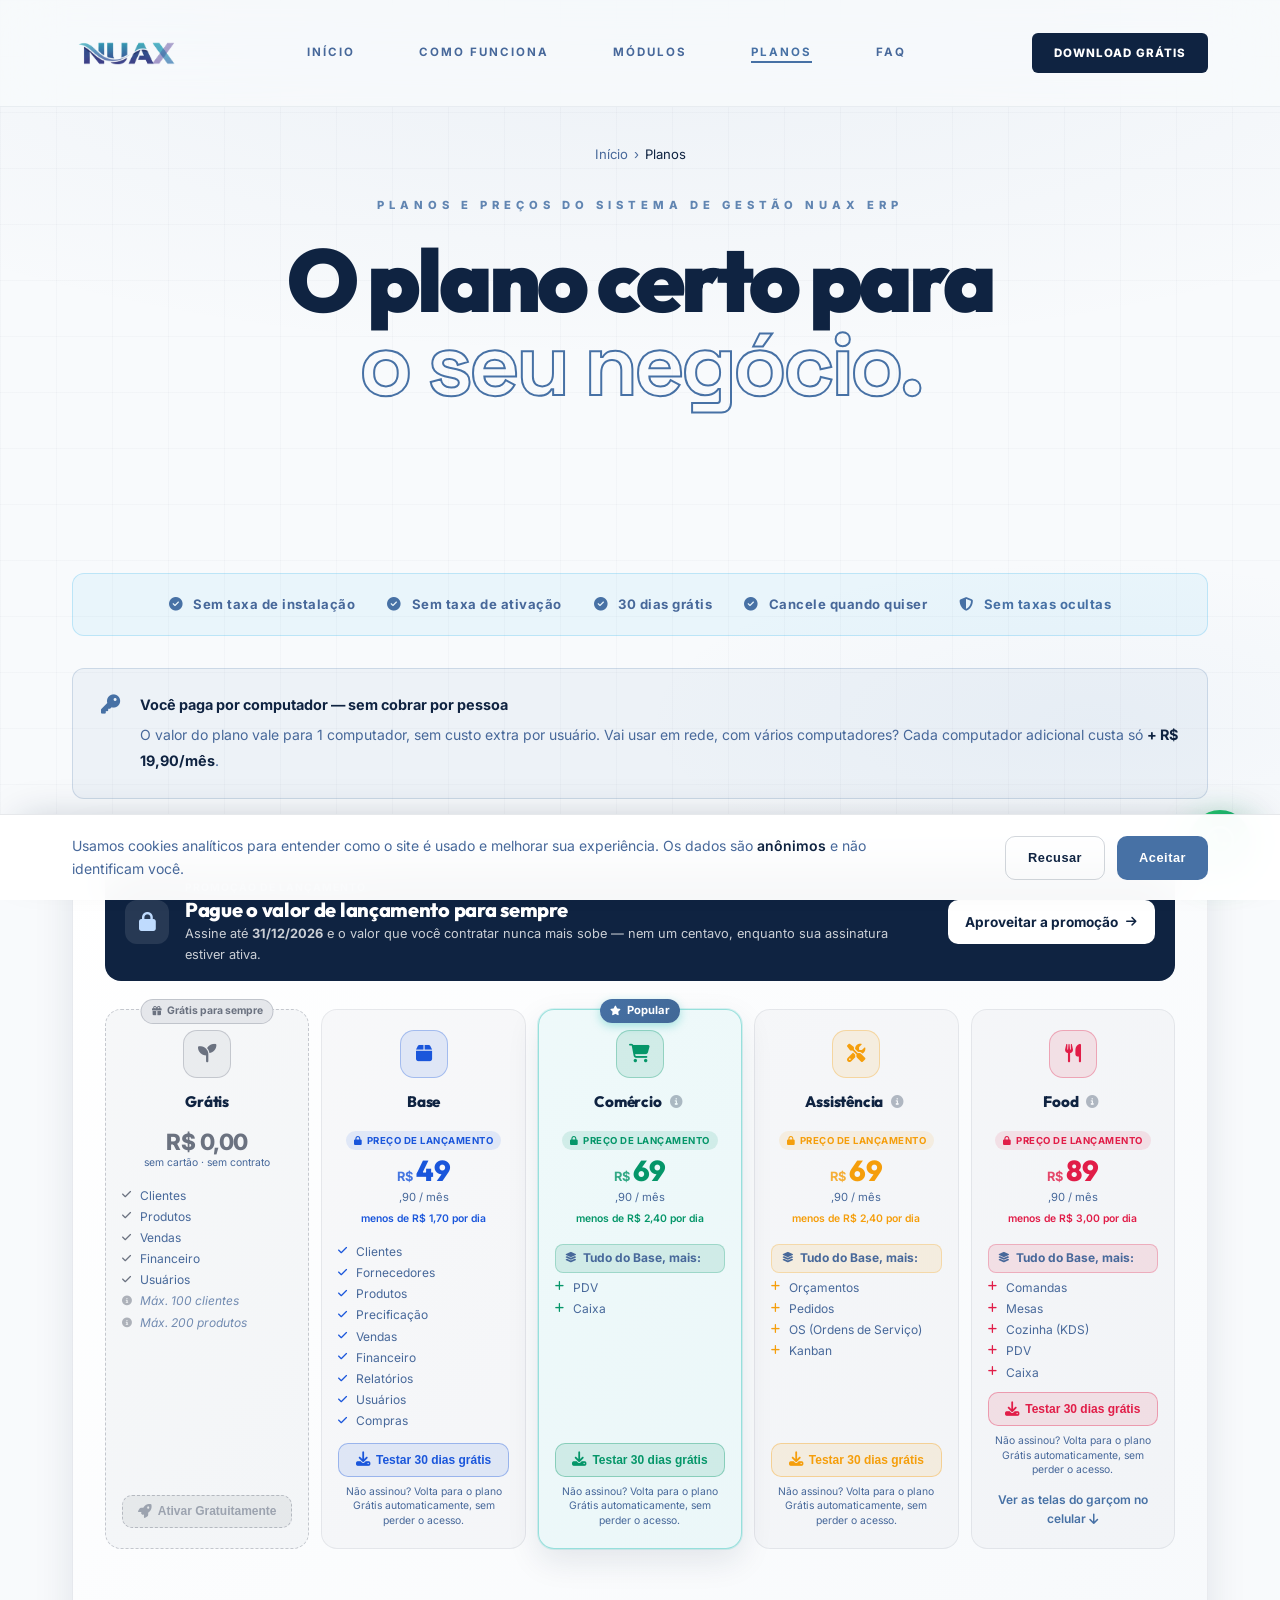
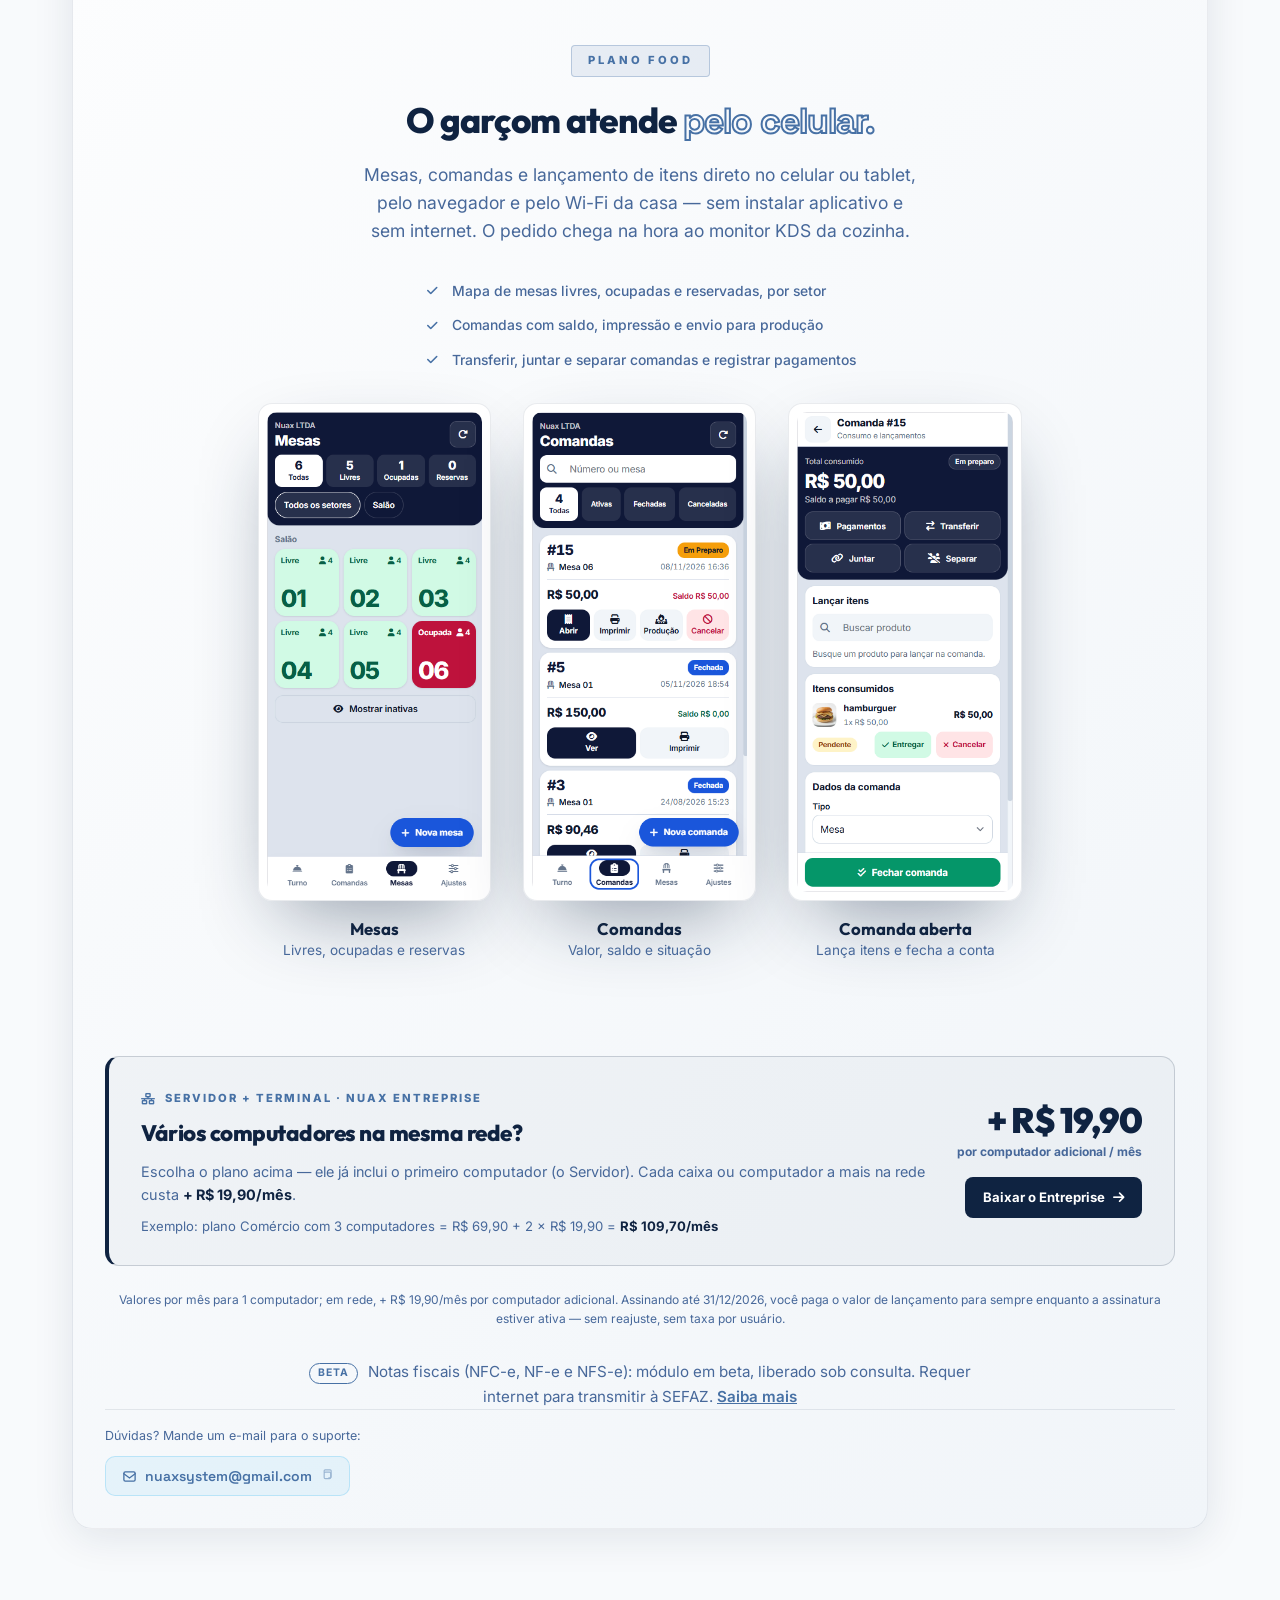
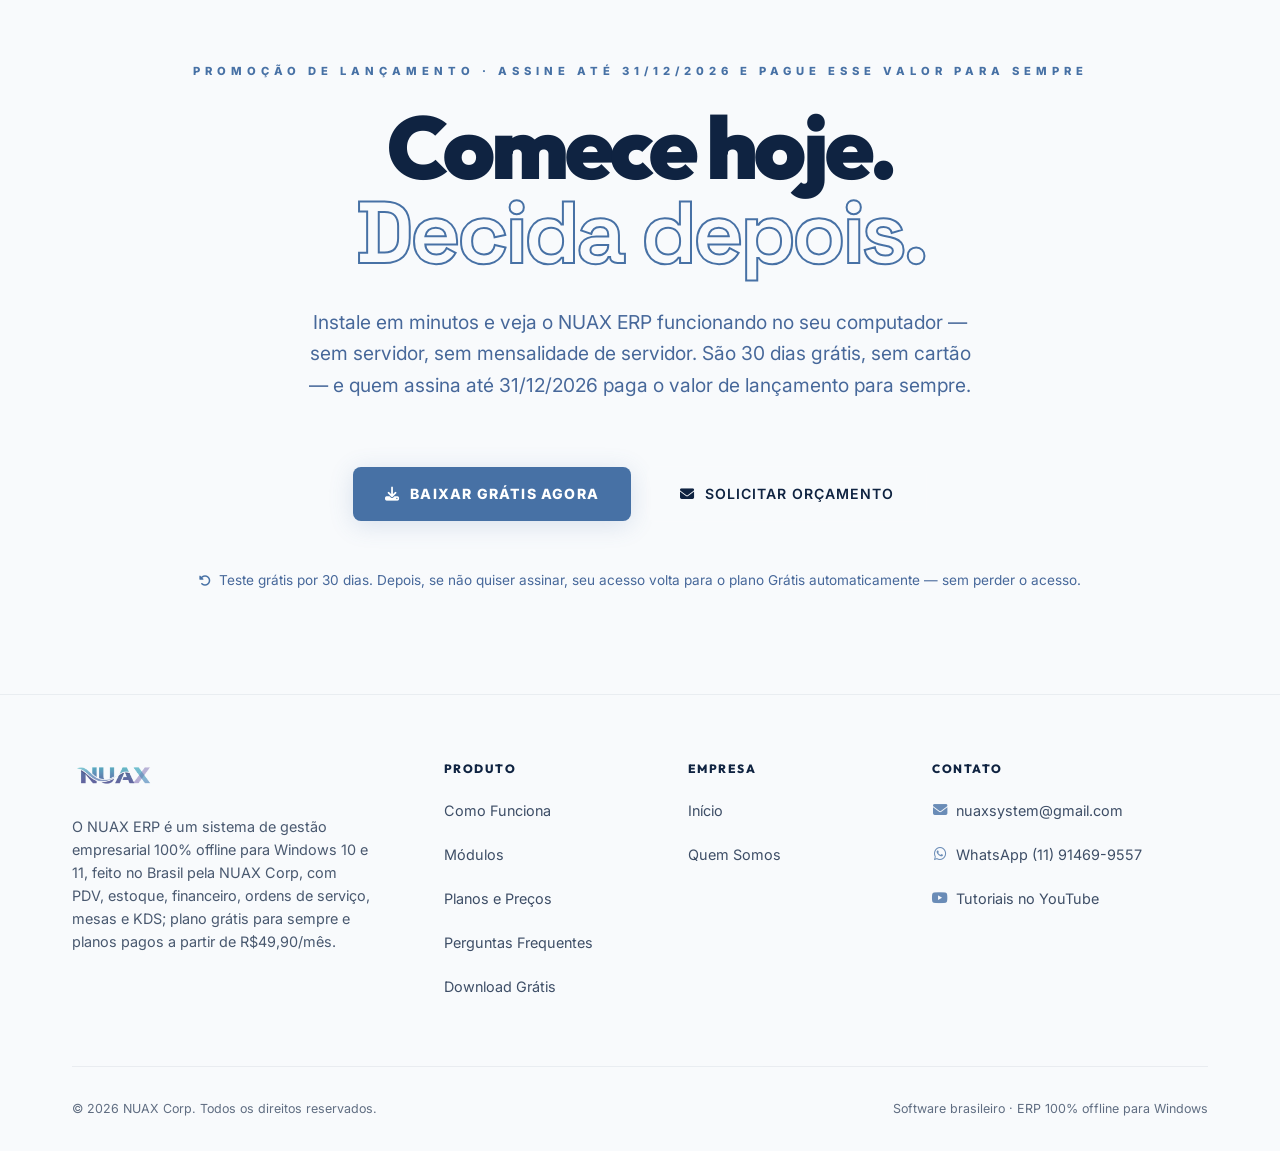
<file: erp/planos.html>
<!DOCTYPE html><html lang="pt-br"><head><meta charset="UTF-8"><meta name="viewport" content="width=device-width,initial-scale=1"><title>Preços NUAX ERP: Grátis ou R$49,90/mês para sempre</title><meta name="description" content="Planos do NUAX ERP: Grátis, Base R$49,90, Comércio R$69,90, Assistência R$69,90 e Food R$89,90/mês. Assine até 31/12/2026 e pague isso para sempre."><meta name="keywords" content="preço sistema ERP, ERP barato, sistema de gestão grátis, ERP R$49,90, sistema PDV R$69,90, sistema para restaurante R$89,90, preço de lançamento ERP, quanto custa um sistema de gestão, sistema para restaurante preço, sistema para oficina preço, sistema para assistência técnica, plano grátis ERP"><meta name="author" content="NUAX Corp"><meta name="robots" content="index, follow, max-image-preview:large, max-snippet:-1"><meta name="theme-color" content="#f8fafc"><meta name="geo.region" content="BR-SP"><meta name="geo.placename" content="São Paulo"><meta name="geo.position" content="-23.5686278;-46.6985239"><meta name="ICBM" content="-23.5686278, -46.6985239"><script>function gtag(){dataLayer.push(arguments)}window.dataLayer=window.dataLayer||[],gtag("consent","default",{analytics_storage:"accepted"===localStorage.getItem("nuax_cookie_consent")?"granted":"denied",ad_storage:"denied"})</script><script async src="https://www.googletagmanager.com/gtag/js?id=G-6E8NX6RSP4"></script><script>function gtag(){dataLayer.push(arguments)}window.dataLayer=window.dataLayer||[],gtag("js",new Date),gtag("config","G-6E8NX6RSP4")</script><link rel="canonical" href="https://nuax.com.br/erp/planos.html"><link rel="icon" href="/assets/favicon.ico" sizes="any"><link rel="apple-touch-icon" href="/assets/apple-touch-icon.png"><link rel="manifest" href="/site.webmanifest"><link rel="llms-txt" href="https://nuax.com.br/llms.txt"><meta property="og:type" content="website"><meta property="og:locale" content="pt_BR"><meta property="og:site_name" content="NUAX ERP"><meta property="og:url" content="https://nuax.com.br/erp/planos.html"><meta property="og:title" content="Preços NUAX ERP: Grátis ou R$49,90/mês para sempre"><meta property="og:description" content="Planos do NUAX ERP: Grátis, Base R$49,90, Comércio R$69,90, Assistência R$69,90 e Food R$89,90/mês. Assine até 31/12/2026 e pague isso para sempre."><meta property="og:image" content="https://nuax.com.br/assets/erp/dashboard.png"><meta property="og:image:type" content="image/png"><meta property="og:image:width" content="1920"><meta property="og:image:height" content="1032"><meta property="og:image:alt" content="Painel do NUAX ERP, sistema de gestão offline para Windows"><meta name="twitter:card" content="summary_large_image"><meta name="twitter:url" content="https://nuax.com.br/erp/planos.html"><meta name="twitter:title" content="Preços NUAX ERP: Grátis ou R$49,90/mês para sempre"><meta name="twitter:description" content="Planos do NUAX ERP: Grátis, Base R$49,90, Comércio R$69,90, Assistência R$69,90 e Food R$89,90/mês. Assine até 31/12/2026 e pague isso para sempre."><meta name="twitter:image" content="https://nuax.com.br/assets/erp/dashboard.png"><meta name="twitter:image:alt" content="Painel do NUAX ERP, sistema de gestão offline para Windows"><script type="application/ld+json">{
      "@context": "https://schema.org",
      "@type": "BreadcrumbList",
      "itemListElement": [
        { "@type": "ListItem", "position": 1, "name": "Início", "item": "https://nuax.com.br/" },
        { "@type": "ListItem", "position": 2, "name": "Planos", "item": "https://nuax.com.br/erp/planos.html" }
      ]
    }</script><script type="application/ld+json">{
      "@context": "https://schema.org",
      "@type": "SoftwareApplication",
      "name": "NUAX ERP",
      "operatingSystem": "Windows 10, Windows 11",
      "applicationCategory": "BusinessApplication",
      "url": "https://nuax.com.br/erp/planos.html",
      "offers": [
        {
          "@type": "Offer",
          "name": "Plano Grátis",
          "price": "0",
          "priceCurrency": "BRL",
          "availability": "https://schema.org/InStock",
          "description": "Gratuito para sempre, sem cartão de crédito — limitado a 100 clientes e 200 produtos"
        },
        {
          "@type": "Offer",
          "name": "Plano Base",
          "price": "49.90",
          "priceCurrency": "BRL",
          "priceValidUntil": "2026-12-31",
          "availability": "https://schema.org/InStock",
          "description": "Preço de lançamento: assinando até 31/12/2026, este valor vale para sempre. 1 computador, módulos essenciais incluídos, sem taxa por usuário"
        },
        {
          "@type": "Offer",
          "name": "Plano Comércio",
          "price": "69.90",
          "priceCurrency": "BRL",
          "priceValidUntil": "2026-12-31",
          "availability": "https://schema.org/InStock",
          "description": "Preço de lançamento: assinando até 31/12/2026, este valor vale para sempre. Tudo do Base + PDV e Caixa, 1 computador (em rede: + R$19,90/mês por computador adicional)"
        },
        {
          "@type": "Offer",
          "name": "Plano Assistência",
          "price": "69.90",
          "priceCurrency": "BRL",
          "priceValidUntil": "2026-12-31",
          "availability": "https://schema.org/InStock",
          "description": "Preço de lançamento: assinando até 31/12/2026, este valor vale para sempre. Tudo do Base + Orçamentos, Pedidos, Ordens de Serviço e Kanban, 1 computador (em rede: + R$19,90/mês por computador adicional)"
        },
        {
          "@type": "Offer",
          "name": "Plano Food",
          "price": "89.90",
          "priceCurrency": "BRL",
          "priceValidUntil": "2026-12-31",
          "availability": "https://schema.org/InStock",
          "description": "Preço de lançamento: assinando até 31/12/2026, este valor vale para sempre. Tudo do Base + Comandas, Mesas, Cozinha (KDS), PDV e Caixa, 1 computador (em rede: + R$19,90/mês por computador adicional)"
        },
        {
          "@type": "Offer",
          "name": "Computador adicional em rede (NUAX Entreprise)",
          "price": "19.90",
          "priceCurrency": "BRL",
          "availability": "https://schema.org/InStock",
          "description": "Somado ao valor do plano, por mês, para cada computador adicional na mesma rede local (Servidor + Terminal)"
        }
      ]
    }</script><script type="application/ld+json">{
      "@context": "https://schema.org",
      "@type": "WebPage",
      "name": "Planos e preços do NUAX ERP — promoção de lançamento: assine até 31/12/2026 e pague o mesmo valor para sempre",
      "url": "https://nuax.com.br/erp/planos.html",
      "datePublished": "2025-01-01",
      "dateModified": "2026-11-11",
      "description": "Planos do NUAX ERP: Grátis (R$0), Base (R$49,90/mês), Comércio (R$69,90/mês), Assistência (R$69,90/mês) e Food (R$89,90/mês), para 1 computador; em rede, + R$19,90/mês por computador adicional. Quem assina até 31/12/2026 paga o valor de lançamento para sempre, sem taxa por usuário e sem taxas ocultas.",
      "inLanguage": "pt-BR",
      "isPartOf": {
        "@type": "WebSite",
        "name": "NUAX",
        "url": "https://nuax.com.br/"
      },
      "author": {
        "@type": "Organization",
        "name": "NUAX Corp",
        "url": "https://nuax.com.br/"
      },
      "publisher": {
        "@type": "Organization",
        "name": "NUAX Corp",
        "url": "https://nuax.com.br/",
        "logo": {
          "@type": "ImageObject",
          "url": "https://nuax.com.br/assets/nuax-nome-transparente.png"
        }
      }
    }</script><link rel="preconnect" href="https://fonts.googleapis.com"><link rel="preconnect" href="https://fonts.gstatic.com" crossorigin><link href="https://fonts.googleapis.com/css2?family=Inter:wght@300..800&family=Outfit:wght@400..900&family=Space+Grotesk:wght@400..700&display=swap" rel="stylesheet"><link rel="preload" as="style" href="https://cdnjs.cloudflare.com/ajax/libs/font-awesome/6.5.1/css/all.min.css"><link rel="stylesheet" href="https://cdnjs.cloudflare.com/ajax/libs/font-awesome/6.5.1/css/all.min.css" media="print" onload='this.media="all"'><noscript><link rel="stylesheet" href="https://cdnjs.cloudflare.com/ajax/libs/font-awesome/6.5.1/css/all.min.css"></noscript><link rel="stylesheet" href="../styles.css?v=baab0ea2"></head><body class="luxury-theme"><a href="#main-content" class="skip-link">Pular para o conteúdo principal</a><div class="custom-cursor"></div><div class="mesh-gradient"></div><header class="header-main" id="navbar"><div class="wrap header-flex"><div class="brand"><a href="../index.html" aria-label="NUAX ERP — página inicial"><img src="../assets/nuax-nome-transparente.png" alt="NUAX ERP" class="brand-img" width="84" height="32"></a></div><nav class="nav-desktop" aria-label="Navegação principal"><a href="../index.html" class="nav-link">Início</a> <a href="como-funciona.html" class="nav-link">Como Funciona</a> <a href="modulos.html" class="nav-link">Módulos</a> <a href="planos.html" class="nav-link active" aria-current="page">Planos</a> <a href="faq.html" class="nav-link">FAQ</a></nav><div class="actions"><a href="download.html" class="btn-premium">Download Grátis</a> <button class="mobile-menu-btn" id="mobileMenuBtn" aria-label="Abrir menu"><span></span><span></span><span></span></button></div></div><div class="mobile-nav" id="mobileNav" role="navigation" aria-label="Menu mobile"><a href="../index.html" class="mobile-nav-link">Início</a> <a href="como-funciona.html" class="mobile-nav-link">Como Funciona</a> <a href="modulos.html" class="mobile-nav-link">Módulos</a> <a href="planos.html" class="mobile-nav-link" aria-current="page">Planos</a> <a href="faq.html" class="mobile-nav-link">FAQ</a> <a href="download.html" class="btn-premium mobile-cta">Download Grátis</a></div></header><main id="main-content"><section id="page-hero" class="page-hero-section" aria-label="Cabeçalho da página"><div class="wrap text-center"><nav aria-label="Breadcrumb" class="breadcrumb-nav reveal-up"><a href="../index.html">Início</a> <span aria-hidden="true">› </span><span aria-current="page">Planos</span></nav><div class="hero-header mx-auto reveal-up"><h1 class="massive-title"><span class="reveal-text hero-kicker">Planos e preços do sistema de gestão NUAX ERP</span>O plano certo para<br><span class="accent-stroke">o seu negócio.</span></h1></div></div></section><section id="pricing" aria-labelledby="pricing-title"><div class="wrap"><div class="pricing-highlights reveal-up" role="list"><div class="pricing-highlight-item" role="listitem"><i class="fa-solid fa-circle-check" aria-hidden="true"></i> Sem taxa de instalação</div><div class="pricing-highlight-item" role="listitem"><i class="fa-solid fa-circle-check" aria-hidden="true"></i> Sem taxa de ativação</div><div class="pricing-highlight-item" role="listitem"><i class="fa-solid fa-circle-check" aria-hidden="true"></i> 30 dias grátis</div><div class="pricing-highlight-item" role="listitem"><i class="fa-solid fa-circle-check" aria-hidden="true"></i> Cancele quando quiser</div><div class="pricing-highlight-item" role="listitem" style="color:var(--lux-accent)"><i class="fa-solid fa-shield-halved" aria-hidden="true"></i> Sem taxas ocultas</div></div><div class="license-notice reveal-up" role="note"><i class="fa-solid fa-key" aria-hidden="true"></i><div><strong>Você paga por computador — sem cobrar por pessoa</strong> <span>O valor do plano vale para 1 computador, sem custo extra por usuário. Vai usar em rede, com vários computadores? Cada computador adicional custa só <strong class="txt-inline">+ R$ 19,90/mês</strong>.</span></div></div><div class="pm-card pm-card--page reveal-up"><div class="pm-promo"><div class="pm-promo-icon" aria-hidden="true"><i class="fa-solid fa-lock"></i></div><div class="pm-promo-texto"><span class="pm-promo-eyebrow">Promoção de lançamento</span><h2 class="pm-promo-titulo" id="pricing-title">Pague o valor de lançamento para sempre</h2><p class="pm-promo-sub">Assine até <strong>31/12/2026</strong> e o valor que você contratar nunca mais sobe — nem um centavo, enquanto sua assinatura estiver ativa.</p></div><a href="download.html" class="pm-promo-cta">Aproveitar a promoção <i class="fa-solid fa-arrow-right" aria-hidden="true"></i></a></div><div class="pm-grid"><div class="pm-plano-card pm-plano-card--gratis" style="--plano-cor:#6b7280;--plano-bg:rgba(107,114,128,0.08)"><div class="pm-badge-gratis"><i class="fa-solid fa-gift" aria-hidden="true"></i> Grátis para sempre</div><div class="pm-icon-wrap"><div class="pm-icon"><i class="fa-solid fa-seedling" aria-hidden="true"></i></div></div><div class="pm-nome-row"><h3 class="pm-nome">Grátis</h3></div><div class="pm-preco-gratis"><span class="pm-preco-gratis-valor">R$ 0,00</span> <span class="pm-preco-gratis-sub">sem cartão · sem contrato</span></div><ul class="pm-recursos"><li><i class="fa-solid fa-check pm-check" aria-hidden="true"></i> Clientes</li><li><i class="fa-solid fa-check pm-check" aria-hidden="true"></i> Produtos</li><li><i class="fa-solid fa-check pm-check" aria-hidden="true"></i> Vendas</li><li><i class="fa-solid fa-check pm-check" aria-hidden="true"></i> Financeiro</li><li><i class="fa-solid fa-check pm-check" aria-hidden="true"></i> Usuários</li><li class="pm-recurso-limite"><i class="fa-solid fa-circle-info pm-info-icon" aria-hidden="true"></i> Máx. 100 clientes</li><li class="pm-recurso-limite"><i class="fa-solid fa-circle-info pm-info-icon" aria-hidden="true"></i> Máx. 200 produtos</li></ul><button class="pm-btn-gratis pm-btn-ativar" data-plano="Grátis"><i class="fa-solid fa-rocket" aria-hidden="true"></i> Ativar Gratuitamente</button></div><div class="pm-plano-card" style="--plano-cor:#1a56db;--plano-bg:rgba(26,86,219,0.10)"><div class="pm-icon-wrap"><div class="pm-icon"><i class="fa-solid fa-box" aria-hidden="true"></i></div></div><div class="pm-nome-row"><h3 class="pm-nome">Base</h3></div><div class="pm-preco"><span class="pm-tag-lancamento"><i class="fa-solid fa-lock" aria-hidden="true"></i> Preço de lançamento</span><div class="pm-preco-row"><span class="pm-cifrao">R$</span> <span class="pm-valor">49</span></div><span class="pm-periodo-label">,90 / mês</span> <span class="pm-preco-dia">menos de R$ 1,70 por dia</span></div><ul class="pm-recursos"><li><i class="fa-solid fa-check pm-check" aria-hidden="true"></i> Clientes</li><li><i class="fa-solid fa-check pm-check" aria-hidden="true"></i> Fornecedores</li><li><i class="fa-solid fa-check pm-check" aria-hidden="true"></i> Produtos</li><li><i class="fa-solid fa-check pm-check" aria-hidden="true"></i> Precificação</li><li><i class="fa-solid fa-check pm-check" aria-hidden="true"></i> Vendas</li><li><i class="fa-solid fa-check pm-check" aria-hidden="true"></i> Financeiro</li><li><i class="fa-solid fa-check pm-check" aria-hidden="true"></i> Relatórios</li><li><i class="fa-solid fa-check pm-check" aria-hidden="true"></i> Usuários</li><li><i class="fa-solid fa-check pm-check" aria-hidden="true"></i> Compras</li></ul><button class="pm-btn-contato pm-btn-ativar" data-plano="Base"><i class="fa-solid fa-download" aria-hidden="true"></i> Testar 30 dias grátis</button><p class="pm-btn-nota">Não assinou? Volta para o plano Grátis automaticamente, sem perder o acesso.</p></div><div class="pm-plano-card pm-plano-card--destaque" style="--plano-cor:#059669;--plano-bg:rgba(5,150,105,0.12)"><div class="pm-badge-popular"><i class="fa-solid fa-star" aria-hidden="true"></i> Popular</div><div class="pm-icon-wrap"><div class="pm-icon"><i class="fa-solid fa-cart-shopping" aria-hidden="true"></i></div></div><div class="pm-nome-row"><h3 class="pm-nome">Comércio</h3><div class="pm-tooltip-wrap"><button class="pm-btn-info" type="button" aria-label="Ver estabelecimentos ideais"><i class="fa-solid fa-circle-info" aria-hidden="true"></i><div class="pm-tooltip"><p class="pm-tooltip-title">Ideal para:</p><ul><li>- Lojas de roupas</li><li>- Autopeças</li><li>- Papelarias</li><li>- Pet shops</li><li>- Minimercados</li></ul></div></button></div></div><div class="pm-preco"><span class="pm-tag-lancamento"><i class="fa-solid fa-lock" aria-hidden="true"></i> Preço de lançamento</span><div class="pm-preco-row"><span class="pm-cifrao">R$</span> <span class="pm-valor">69</span></div><span class="pm-periodo-label">,90 / mês</span> <span class="pm-preco-dia">menos de R$ 2,40 por dia</span></div><ul class="pm-recursos"><li class="pm-recurso-base-label"><i class="fa-solid fa-layer-group" aria-hidden="true"></i> Tudo do Base, mais:</li><li><i class="fa-solid fa-plus pm-check" aria-hidden="true"></i> PDV</li><li><i class="fa-solid fa-plus pm-check" aria-hidden="true"></i> Caixa</li></ul><button class="pm-btn-contato pm-btn-ativar" data-plano="Comércio"><i class="fa-solid fa-download" aria-hidden="true"></i> Testar 30 dias grátis</button><p class="pm-btn-nota">Não assinou? Volta para o plano Grátis automaticamente, sem perder o acesso.</p></div><div class="pm-plano-card" style="--plano-cor:#f59e0b;--plano-bg:rgba(245,158,11,0.10)"><div class="pm-icon-wrap"><div class="pm-icon"><i class="fa-solid fa-screwdriver-wrench" aria-hidden="true"></i></div></div><div class="pm-nome-row"><h3 class="pm-nome">Assistência</h3><div class="pm-tooltip-wrap"><button class="pm-btn-info" type="button" aria-label="Ver estabelecimentos ideais"><i class="fa-solid fa-circle-info" aria-hidden="true"></i><div class="pm-tooltip"><p class="pm-tooltip-title">Ideal para:</p><ul><li>- Oficinas mecânicas</li><li>- Assistências técnicas</li><li>- Eletrônica & celulares</li><li>- Serviços de reparo</li></ul></div></button></div></div><div class="pm-preco"><span class="pm-tag-lancamento"><i class="fa-solid fa-lock" aria-hidden="true"></i> Preço de lançamento</span><div class="pm-preco-row"><span class="pm-cifrao">R$</span> <span class="pm-valor">69</span></div><span class="pm-periodo-label">,90 / mês</span> <span class="pm-preco-dia">menos de R$ 2,40 por dia</span></div><ul class="pm-recursos"><li class="pm-recurso-base-label"><i class="fa-solid fa-layer-group" aria-hidden="true"></i> Tudo do Base, mais:</li><li><i class="fa-solid fa-plus pm-check" aria-hidden="true"></i> Orçamentos</li><li><i class="fa-solid fa-plus pm-check" aria-hidden="true"></i> Pedidos</li><li><i class="fa-solid fa-plus pm-check" aria-hidden="true"></i> OS (Ordens de Serviço)</li><li><i class="fa-solid fa-plus pm-check" aria-hidden="true"></i> Kanban</li></ul><button class="pm-btn-contato pm-btn-ativar" data-plano="Assistência"><i class="fa-solid fa-download" aria-hidden="true"></i> Testar 30 dias grátis</button><p class="pm-btn-nota">Não assinou? Volta para o plano Grátis automaticamente, sem perder o acesso.</p></div><div class="pm-plano-card" style="--plano-cor:#e11d48;--plano-bg:rgba(225,29,72,0.10)"><div class="pm-icon-wrap"><div class="pm-icon"><i class="fa-solid fa-utensils" aria-hidden="true"></i></div></div><div class="pm-nome-row"><h3 class="pm-nome">Food</h3><div class="pm-tooltip-wrap"><button class="pm-btn-info" type="button" aria-label="Ver estabelecimentos ideais"><i class="fa-solid fa-circle-info" aria-hidden="true"></i><div class="pm-tooltip"><p class="pm-tooltip-title">Ideal para:</p><ul><li>- Restaurantes</li><li>- Lanchonetes</li><li>- Pizzarias</li><li>- Cafés</li><li>- Bares</li></ul></div></button></div></div><div class="pm-preco"><span class="pm-tag-lancamento"><i class="fa-solid fa-lock" aria-hidden="true"></i> Preço de lançamento</span><div class="pm-preco-row"><span class="pm-cifrao">R$</span> <span class="pm-valor">89</span></div><span class="pm-periodo-label">,90 / mês</span> <span class="pm-preco-dia">menos de R$ 3,00 por dia</span></div><ul class="pm-recursos"><li class="pm-recurso-base-label"><i class="fa-solid fa-layer-group" aria-hidden="true"></i> Tudo do Base, mais:</li><li><i class="fa-solid fa-plus pm-check" aria-hidden="true"></i> Comandas</li><li><i class="fa-solid fa-plus pm-check" aria-hidden="true"></i> Mesas</li><li><i class="fa-solid fa-plus pm-check" aria-hidden="true"></i> Cozinha (KDS)</li><li><i class="fa-solid fa-plus pm-check" aria-hidden="true"></i> PDV</li><li><i class="fa-solid fa-plus pm-check" aria-hidden="true"></i> Caixa</li></ul><button class="pm-btn-contato pm-btn-ativar" data-plano="Food"><i class="fa-solid fa-download" aria-hidden="true"></i> Testar 30 dias grátis</button><p class="pm-btn-nota">Não assinou? Volta para o plano Grátis automaticamente, sem perder o acesso.</p><a href="#food" class="pm-food-link">Ver as telas do garçom no celular <i class="fa-solid fa-arrow-down" aria-hidden="true"></i></a></div></div><section class="pm-food" id="food" aria-labelledby="food-title"><div class="menu-showcase menu-showcase--stack"><div class="menu-showcase-text reveal-up"><span class="badge-indigo">PLANO FOOD</span><h2 id="food-title">O garçom atende <span class="accent-stroke">pelo celular.</span></h2><p>Mesas, comandas e lançamento de itens direto no celular ou tablet, pelo navegador e pelo Wi-Fi da casa — sem instalar aplicativo e sem internet. O pedido chega na hora ao monitor KDS da cozinha.</p><ul class="showcase-features" role="list"><li><i class="fa-solid fa-check" aria-hidden="true"></i> Mapa de mesas livres, ocupadas e reservadas, por setor</li><li><i class="fa-solid fa-check" aria-hidden="true"></i> Comandas com saldo, impressão e envio para produção</li><li><i class="fa-solid fa-check" aria-hidden="true"></i> Transferir, juntar e separar comandas e registrar pagamentos</li></ul></div><div class="menu-shots food-shots reveal-up"><figure class="menu-shot"><div class="menu-shot-frame"><picture><source srcset="../assets/erp/food_mesa.webp" type="image/webp"><img width="359" height="800" src="../assets/erp/food_mesa.png" alt="Mapa de mesas do NUAX ERP no celular do garçom com mesas livres, ocupadas e reservadas por setor" class="zoomable-image" loading="lazy" decoding="async"></picture></div><figcaption><strong>Mesas</strong> Livres, ocupadas e reservas</figcaption></figure><figure class="menu-shot"><div class="menu-shot-frame"><picture><source srcset="../assets/erp/food_comanda.webp" type="image/webp"><img width="359" height="802" src="../assets/erp/food_comanda.png" alt="Lista de comandas do NUAX ERP no celular com mesa, valor, saldo e situação em preparo ou fechada" class="zoomable-image" loading="lazy" decoding="async"></picture></div><figcaption><strong>Comandas</strong> Valor, saldo e situação</figcaption></figure><figure class="menu-shot"><div class="menu-shot-frame"><picture><source srcset="../assets/erp/food_comanda_aberta.webp" type="image/webp"><img width="362" height="802" src="../assets/erp/food_comanda_aberta.png" alt="Comanda aberta no celular do garçom no NUAX ERP com total consumido, pagamentos, transferir, juntar, separar, lançamento de itens e fechar comanda" class="zoomable-image" loading="lazy" decoding="async"></picture></div><figcaption><strong>Comanda aberta</strong> Lança itens e fecha a conta</figcaption></figure></div></div></section><div class="pm-rede" id="rede"><div class="pm-rede-texto"><span class="pm-rede-eyebrow"><i class="fa-solid fa-network-wired" aria-hidden="true"></i> Servidor + Terminal · NUAX Entreprise</span><h3 class="pm-rede-titulo">Vários computadores na mesma rede?</h3><p>Escolha o plano acima — ele já inclui o primeiro computador (o Servidor). Cada caixa ou computador a mais na rede custa <strong>+ R$ 19,90/mês</strong>.</p><p class="pm-rede-exemplo">Exemplo: plano Comércio com 3 computadores = R$ 69,90 + 2 × R$ 19,90 = <strong>R$ 109,70/mês</strong></p></div><div class="pm-rede-preco"><span class="pm-rede-valor">+ R$ 19,90</span> <span class="pm-rede-sub">por computador adicional / mês</span> <a href="download.html#entreprise" class="pm-rede-cta">Baixar o Entreprise <i class="fa-solid fa-arrow-right" aria-hidden="true"></i></a></div></div><p class="pm-promo-nota">Valores por mês para 1 computador; em rede, + R$ 19,90/mês por computador adicional. Assinando até 31/12/2026, você paga o valor de lançamento para sempre enquanto a assinatura estiver ativa — sem reajuste, sem taxa por usuário.</p><p class="recursos-note"><span class="badge-beta">Beta</span> Notas fiscais (NFC-e, NF-e e NFS-e): módulo em beta, liberado sob consulta. Requer internet para transmitir à SEFAZ. <a href="modulos.html#cat-fiscal">Saiba mais</a></p><div class="pm-footer"><span class="pm-footer-duvida">Dúvidas? Mande um e-mail para o suporte:</span><div class="pm-footer-row"><button class="pm-btn-email" id="promoModalEmail" type="button" aria-label="Copiar e-mail nuaxsystem@gmail.com"><svg width="15" height="15" viewBox="0 0 16 16" fill="none" aria-hidden="true"><rect x="2" y="3" width="12" height="10" rx="1.5" stroke="currentColor" stroke-width="1.4"/><path d="M2 5l6 4.5L14 5" stroke="currentColor" stroke-width="1.4" stroke-linecap="round"/></svg> <span class="pm-email-text">nuaxsystem@gmail.com</span> <span class="pm-copy-icon" aria-hidden="true"><svg width="13" height="13" viewBox="0 0 14 14" fill="none"><rect x="4.5" y="4.5" width="7" height="7" rx="1.2" stroke="currentColor" stroke-width="1.3"/><path d="M4.5 4.5V3a1 1 0 011-1h5.5a1 1 0 011 1v6.5a1 1 0 01-1 1H9.5" stroke="currentColor" stroke-width="1.3" stroke-linecap="round"/></svg> </span><span class="pm-copy-feedback" aria-live="polite">Copiado!</span></button></div></div></div></div></section><section id="cta-planos" aria-label="Chamada para ação" style="padding-top:0;padding-bottom:0"><div class="wrap text-center"><span class="reveal-text reveal-up">PROMOÇÃO DE LANÇAMENTO · ASSINE ATÉ 31/12/2026 E PAGUE ESSE VALOR PARA SEMPRE</span><h2 class="massive-title reveal-up">Comece hoje.<br><span class="accent-stroke">Decida depois.</span></h2><p class="hero-subtitle mx-auto reveal-up">Instale em minutos e veja o NUAX ERP funcionando no seu computador — sem servidor, sem mensalidade de servidor. São 30 dias grátis, sem cartão — e quem assina até 31/12/2026 paga o valor de lançamento para sempre.</p><div class="hero-cta-group reveal-up"><a href="download.html" class="btn-hero-primary"><i class="fa-solid fa-download" aria-hidden="true"></i> Baixar Grátis Agora </a><a href="mailto:nuaxsystem@gmail.com?subject=Solicita%C3%A7%C3%A3o%20de%20Or%C3%A7amento%20NUAX%20ERP&body=Ol%C3%A1%2C%20gostaria%20de%20saber%20mais%20sobre%20os%20planos%20NUAX%20ERP.%0A%0AAguardo%20o%20contato.%20Obrigado!" class="btn-hero-secondary"><i class="fa-solid fa-envelope" aria-hidden="true"></i> Solicitar Orçamento</a></div><p class="cta-microcopy reveal-up"><i class="fa-solid fa-rotate-left" aria-hidden="true"></i> Teste grátis por 30 dias. Depois, se não quiser assinar, seu acesso volta para o plano Grátis automaticamente — sem perder o acesso.</p></div></section></main><footer class="footer-lux"><div class="wrap"><div class="footer-grid"><div class="f-brand"><a href="../index.html" aria-label="NUAX ERP — página inicial"><img src="../assets/nuax-nome-transparente.png" alt="NUAX ERP" class="footer-brand-img" width="84" height="32" loading="lazy" decoding="async"></a><p class="f-tagline">O NUAX ERP é um sistema de gestão empresarial 100% offline para Windows 10 e 11, feito no Brasil pela NUAX Corp, com PDV, estoque, financeiro, ordens de serviço, mesas e KDS; plano grátis para sempre e planos pagos a partir de R$49,90/mês.</p></div><nav class="f-col" aria-label="Produto"><p class="f-title">Produto</p><ul><li><a href="../erp/como-funciona.html">Como Funciona</a></li><li><a href="../erp/modulos.html">Módulos</a></li><li><a href="../erp/planos.html">Planos e Preços</a></li><li><a href="../erp/faq.html">Perguntas Frequentes</a></li><li><a href="../erp/download.html">Download Grátis</a></li></ul></nav><nav class="f-col" aria-label="Empresa"><p class="f-title">Empresa</p><ul><li><a href="../index.html">Início</a></li><li><a href="../quem-somos.html">Quem Somos</a></li></ul></nav><div class="f-col"><p class="f-title">Contato</p><address><ul><li><a href="mailto:nuaxsystem@gmail.com"><i class="fa-solid fa-envelope" aria-hidden="true"></i> nuaxsystem@gmail.com</a></li><li><a href="https://wa.me/5511914699557" target="_blank" rel="noopener"><i class="fa-brands fa-whatsapp" aria-hidden="true"></i> WhatsApp (11) 91469-9557</a></li><li><a href="https://www.youtube.com/playlist?list=PLLFtjuCqCMP4" target="_blank" rel="noopener"><i class="fa-brands fa-youtube" aria-hidden="true"></i> Tutoriais no YouTube</a></li></ul></address></div></div><div class="f-bottom"><span>© 2026 NUAX Corp. Todos os direitos reservados.</span> <span>Software brasileiro · ERP 100% offline para Windows</span></div></div></footer><div id="cookie-banner" class="cookie-banner" role="dialog" aria-label="Aviso de cookies" hidden><div class="cookie-banner__inner"><p class="cookie-banner__text">Usamos cookies analíticos para entender como o site é usado e melhorar sua experiência. Os dados são <strong>anônimos</strong> e não identificam você.</p><div class="cookie-banner__actions"><button id="cookie-reject" class="cookie-banner__btn cookie-banner__btn--secondary">Recusar</button> <button id="cookie-accept" class="cookie-banner__btn cookie-banner__btn--primary">Aceitar</button></div></div></div><div class="ativ-overlay" id="ativOverlay" role="dialog" aria-modal="true" aria-labelledby="ativTitle"><div class="ativ-card animate-pm"><button class="ativ-close" id="ativClose" aria-label="Fechar"><i class="fa-solid fa-xmark" aria-hidden="true"></i></button><div class="ativ-content"><div class="ativ-texto"><div class="ativ-eyebrow"><i class="fa-solid fa-rocket" aria-hidden="true"></i> Download iniciado</div><h2 class="ativ-titulo" id="ativTitle">3 passos. 5 minutos. Pronto.</h2><ol class="ativ-passos"><li><span class="ativ-passo-num">1</span><div><strong>Abra o instalador</strong> <span>O arquivo já está baixando. Abra quando terminar e siga os passos normais de instalação do Windows — não precisa de técnico.</span></div></li><li><span class="ativ-passo-num">2</span><div><strong>Na tela de ativação clique em "Experimentar 30 dias grátis"</strong> <span>Vai abrir uma tela com os planos — escolha um de sua preferência. Na próxima tela, insira seu usuário e e-mail para registro e clique em "Começar agora grátis". Aguarde a ativação.</span></div></li><li><span class="ativ-passo-num">3</span><div><strong>Teste grátis por 30 dias — depois, você decide</strong> <span>Após os 30 dias, se não quiser assinar, seu acesso volta para o plano Grátis automaticamente — sem perder o acesso nem os seus dados.</span></div></li></ol><button class="ativ-btn-fechar" id="ativBtnFechar"><i class="fa-solid fa-download" aria-hidden="true"></i> Ok, entendi</button></div><div class="ativ-img-wrap"><picture><source srcset="../assets/erp/ativacao.webp" type="image/webp"><img width="1919" height="1033" src="../assets/erp/ativacao.png" alt="Tela de ativação do NUAX mostrando o botão Experimentar 30 dias grátis" class="ativ-img" loading="lazy" role="button" tabindex="0" aria-label="Ampliar imagem explicativa da tela de ativação" decoding="async"></picture><div class="ativ-seta-label"><i class="fa-solid fa-arrow-up" aria-hidden="true"></i> <span>Clique na imagem para ampliar</span></div></div></div></div></div><script src="../scripts.js?v=baab0ea2"></script></body></html>
</file>
<file: styles.css>
:root{--lux-bg:#f8fafc;--lux-surface:rgba(255, 255, 255, 0.92);--lux-border:rgba(15, 35, 65, 0.1);--lux-text-primary:#0f2341;--lux-text-secondary:#517caf;--lux-accent:#4771a5;--lux-accent-hover:#416896;--sp-sm:8px;--sp-md:16px;--sp-lg:32px;--sp-xl:64px;--sp-xxl:128px;--card-padding:var(--sp-lg);--card-padding-lg:48px;--card-padding-hero:var(--sp-xl);--card-gap:var(--sp-lg);--radius-sm:12px;--radius-md:16px;--radius-card:20px;--radius-card-lg:24px;--header-h:80px;--tr-premium:all 0.6s cubic-bezier(0.16, 1, 0.3, 1);--tr-fast:all 0.25s ease}*{margin:0;padding:0;box-sizing:border-box;cursor:default}html{scroll-behavior:smooth}:focus-visible{outline:3px solid var(--lux-accent);outline-offset:4px;border-radius:4px}.skip-link{position:absolute;top:-100px;left:20px;background:var(--lux-accent);color:#fff;padding:12px 24px;z-index:99999;font-family:Inter,sans-serif;font-size:.85rem;font-weight:700;text-transform:uppercase;letter-spacing:1px;text-decoration:none;border-radius:0 0 8px 8px;box-shadow:0 10px 30px rgba(71,113,165,.25);transition:top .3s cubic-bezier(.16,1,.3,1)}.skip-link:focus-visible{top:0;outline:0}.ativ-img,.zoomable-image{cursor:zoom-in!important}body{background-color:var(--lux-bg);color:var(--lux-text-primary);font-family:Inter,sans-serif;-webkit-font-smoothing:antialiased;overflow-x:hidden;line-height:1.6}.wrap{max-width:1200px;margin:0 auto;padding:0 var(--sp-lg)}.text-center{text-align:center}.mx-auto{margin-left:auto;margin-right:auto}.mesh-gradient{position:fixed;top:0;left:0;width:100%;height:100%;background:radial-gradient(at 10% 10%,rgba(71,113,165,.04) 0,transparent 50%),radial-gradient(at 90% 90%,rgba(115,158,207,.03) 0,transparent 50%),radial-gradient(at 50% 0,rgba(71,113,165,.03) 0,transparent 60%);z-index:-1;pointer-events:none}.header-main{position:fixed;top:0;width:100%;z-index:1001;padding:var(--sp-lg) 0;backdrop-filter:blur(24px);border-bottom:1px solid var(--lux-border);transition:var(--tr-premium)}.header-main.scrolled{padding:16px 0;background:rgba(248,250,252,.92)}.header-flex{display:flex;justify-content:space-between;align-items:center}.brand-img{height:42px;width:auto;display:block}.nav-desktop{display:flex;gap:var(--sp-xl)}.nav-link{text-decoration:none;color:var(--lux-text-secondary);font-size:.75rem;font-weight:700;letter-spacing:2px;text-transform:uppercase;transition:var(--tr-premium);cursor:pointer}.nav-link:hover{color:var(--lux-text-primary);transform:translateY(-1px)}.nav-link[aria-current=page]{color:var(--lux-text-primary)}.btn-premium{background:var(--lux-text-primary);color:#fff;border:none;padding:12px 24px;border-radius:4px;font-weight:800;font-size:.75rem;text-transform:uppercase;letter-spacing:1px;cursor:pointer;transition:var(--tr-premium)}.btn-premium:hover{box-shadow:0 8px 24px rgba(15,35,65,.18);transform:translateY(-2px)}.mobile-menu-btn{display:none;flex-direction:column;gap:5px;background:0 0;border:none;padding:8px;cursor:pointer}.mobile-menu-btn span{display:block;width:22px;height:2px;background:var(--lux-text-primary);transition:var(--tr-fast);border-radius:2px}.mobile-menu-btn.active span:nth-child(1){transform:translateY(7px) rotate(45deg)}.mobile-menu-btn.active span:nth-child(2){opacity:0}.mobile-menu-btn.active span:nth-child(3){transform:translateY(-7px) rotate(-45deg)}.mobile-nav{display:none;flex-direction:column;gap:8px;padding:var(--sp-md) var(--sp-lg) var(--sp-lg);border-top:1px solid var(--lux-border);background:rgba(248,250,252,.98);backdrop-filter:blur(24px)}.mobile-nav.open{display:flex}.mobile-nav-link{text-decoration:none;color:var(--lux-text-secondary);font-size:.85rem;font-weight:700;letter-spacing:2px;text-transform:uppercase;padding:14px 0;border-bottom:1px solid var(--lux-border);cursor:pointer;transition:var(--tr-fast)}.mobile-nav-link:last-of-type{border-bottom:none}.mobile-nav-link:hover{color:var(--lux-text-primary)}.mobile-cta{width:100%;margin-top:var(--sp-md);text-align:center}.nav-group{position:relative;display:flex;align-items:center}.nav-group-trigger{display:flex;align-items:center;gap:6px;text-decoration:none;color:var(--lux-text-secondary);font-size:.75rem;font-weight:700;letter-spacing:2px;text-transform:uppercase;transition:var(--tr-premium);cursor:pointer;background:0 0;border:none;font-family:inherit}.nav-group-trigger i{font-size:.55rem;transition:transform .3s cubic-bezier(.16,1,.3,1)}.nav-group-trigger:hover,.nav-group-trigger[aria-current=page],.nav-group.open .nav-group-trigger,.nav-group:focus-within .nav-group-trigger{color:var(--lux-text-primary)}.nav-dropdown-item[aria-current=page]{background:rgba(71,113,165,.07)}.nav-group.open .nav-group-trigger i,.nav-group:focus-within .nav-group-trigger i,.nav-group:hover .nav-group-trigger i{transform:rotate(180deg)}.nav-dropdown{position:absolute;top:calc(100% + 14px);left:50%;transform:translateX(-50%) translateY(-6px);width:320px;background:rgba(248,250,252,.98);backdrop-filter:blur(24px);border:1px solid var(--lux-border);border-radius:var(--radius-card);padding:8px;box-shadow:0 24px 60px -20px rgba(15,35,65,.25);opacity:0;visibility:hidden;pointer-events:none;transition:var(--tr-premium);z-index:1002}.nav-group.open .nav-dropdown,.nav-group:focus-within .nav-dropdown,.nav-group:hover .nav-dropdown{opacity:1;visibility:visible;pointer-events:auto;transform:translateX(-50%) translateY(0)}.nav-dropdown-item{display:flex;gap:14px;align-items:flex-start;padding:14px;border-radius:var(--radius-sm);text-decoration:none;color:var(--lux-text-primary);transition:var(--tr-fast)}.nav-dropdown-item:focus-visible,.nav-dropdown-item:hover{background:rgba(71,113,165,.07)}.nav-dropdown-item i{font-size:1.05rem;color:var(--lux-accent);width:36px;height:36px;display:flex;align-items:center;justify-content:center;flex-shrink:0;background:rgba(71,113,165,.08);border-radius:10px}.nav-dropdown-item strong{display:block;font-family:Outfit;font-size:.85rem;font-weight:700;letter-spacing:0;margin-bottom:3px}.nav-dropdown-item-desc{display:block;font-size:.75rem;color:var(--lux-text-secondary);letter-spacing:0;font-weight:400;line-height:1.4}.mobile-nav-group{border-bottom:1px solid var(--lux-border)}.mobile-nav-group .mobile-nav-group-trigger{border-bottom:none;width:100%;display:flex;justify-content:space-between;align-items:center;background:0 0;border:none;font-family:inherit;text-align:left}.mobile-nav-group-trigger i{font-size:.65rem;color:var(--lux-text-secondary);transition:transform .3s cubic-bezier(.16,1,.3,1)}.mobile-nav-group.open .mobile-nav-group-trigger i{transform:rotate(180deg)}.mobile-nav-submenu{max-height:0;overflow:hidden;display:flex;flex-direction:column;transition:max-height .35s cubic-bezier(.16,1,.3,1)}.mobile-nav-group.open .mobile-nav-submenu{max-height:160px}.mobile-nav-sublink{text-decoration:none;color:var(--lux-text-secondary);font-size:.78rem;font-weight:600;letter-spacing:1.5px;text-transform:uppercase;padding:10px 0 10px 16px;margin-left:2px;border-left:2px solid var(--lux-border);transition:var(--tr-fast)}.mobile-nav-sublink:hover{color:var(--lux-text-primary);border-left-color:var(--lux-accent)}.mobile-nav-submenu .mobile-nav-sublink:last-child{padding-bottom:16px}.mission-line{font-family:Outfit;font-size:1.05rem;font-weight:600;color:var(--lux-text-primary);line-height:1.5;margin-bottom:var(--sp-lg)}#hero-premium{padding:240px 0 120px;position:relative}.massive-title{font-family:Outfit;font-size:clamp(3rem,9vw,5.5rem);line-height:.95;margin-bottom:var(--sp-lg);font-weight:900;letter-spacing:-4px}.accent-stroke{color:transparent;-webkit-text-stroke:2px var(--lux-accent);font-family:'Space Grotesk',sans-serif}.reveal-text{color:var(--lux-accent);font-weight:800;font-size:.8rem;letter-spacing:8px;display:block;margin-bottom:24px;text-transform:uppercase}.hero-subtitle{font-size:1.2rem;color:var(--lux-text-secondary);font-weight:300;max-width:680px;margin-bottom:var(--sp-xl)}.hero-cta-group{display:flex;gap:16px;justify-content:center;align-items:center;margin-bottom:48px;flex-wrap:wrap}.btn-hero-primary{background:var(--lux-accent);color:#fff;border:none;padding:18px 36px;border-radius:6px;font-weight:800;font-size:.95rem;text-transform:uppercase;letter-spacing:1.5px;cursor:pointer;transition:var(--tr-premium);display:flex;align-items:center;gap:10px}.btn-hero-primary:hover{background:var(--lux-accent-hover);transform:translateY(-3px);box-shadow:0 20px 60px rgba(71,113,165,.3)}.btn-hero-secondary{background:0 0;border:1px solid var(--lux-border);color:var(--lux-text-primary);padding:18px 36px;border-radius:6px;font-weight:600;font-size:.9rem;text-transform:uppercase;letter-spacing:1px;cursor:pointer;transition:var(--tr-premium);display:flex;align-items:center;gap:10px;text-decoration:none}.btn-hero-secondary:hover{border-color:rgba(15,35,65,.25);background:rgba(15,35,65,.04);transform:translateY(-2px)}.hero-trust-badges{display:flex;gap:24px;justify-content:center;align-items:center;flex-wrap:wrap}.trust-badge{font-size:.75rem;font-weight:600;letter-spacing:1px;color:var(--lux-text-secondary);display:flex;align-items:center;gap:8px}.trust-badge i{color:var(--lux-accent)}a.trust-badge{text-decoration:none;transition:var(--tr-fast)}a.trust-badge:focus-visible,a.trust-badge:hover{border-color:var(--lux-accent);color:var(--lux-accent)}.hero-visual{margin-top:var(--sp-xxl);position:relative;transform-style:preserve-3d}.main-frame{background:var(--lux-surface);border:1px solid var(--lux-border);border-radius:32px;padding:12px;box-shadow:0 40px 100px -40px rgba(15,35,65,.22),0 0 0 1px rgba(71,113,165,.06);transition:transform .2s ease-out}.main-screen{width:100%;height:auto;border-radius:20px;display:block}.glow-orb{position:absolute;top:50%;left:50%;transform:translate(-50%,-50%);width:60%;height:60%;background:radial-gradient(circle,rgba(71,113,165,.14) 0,transparent 70%);z-index:-1}#stats-strip{padding:var(--sp-xl) 0;border-top:1px solid var(--lux-border);border-bottom:1px solid var(--lux-border)}.stats-grid{display:flex;justify-content:space-around;align-items:center;gap:var(--sp-lg);flex-wrap:wrap}.stat-item{text-align:center;display:flex;flex-direction:column;gap:8px}.stat-num-lg{font-family:Outfit;font-size:3rem;font-weight:900;color:var(--lux-text-primary);display:flex;align-items:center;justify-content:center;gap:6px;line-height:1}.stat-desc{font-size:.75rem;font-weight:700;color:var(--lux-text-secondary);letter-spacing:2px;text-transform:uppercase}.stat-divider{width:1px;height:60px;background:var(--lux-border)}#vision{padding:var(--sp-xxl) 0}.vision-grid{display:grid;grid-template-columns:1fr 1fr;gap:var(--sp-xxl);align-items:center}.sub-title{font-family:Outfit;font-size:3.5rem;line-height:1.05;margin-bottom:24px;font-weight:800;letter-spacing:-2px}.vision-content p{font-size:1.1rem;color:var(--lux-text-secondary);margin-bottom:40px}.btn-inline-lux{display:inline-flex;align-items:center;gap:10px;color:var(--lux-accent);font-weight:700;font-size:.85rem;text-transform:uppercase;letter-spacing:2px;text-decoration:none;cursor:pointer;transition:var(--tr-fast)}.btn-inline-lux:hover{gap:16px}.btn-inline-plain{display:inline-flex;align-items:center;gap:10px;color:var(--lux-accent);font-weight:700;font-size:.85rem;text-transform:uppercase;letter-spacing:2px;text-decoration:none;cursor:pointer;transition:var(--tr-fast)}.btn-inline-plain:hover{gap:16px}.vision-pillars{display:grid;gap:var(--sp-lg)}.pillar-box{display:flex;gap:24px;align-items:start;padding:var(--card-padding);background:var(--lux-surface);border:1px solid var(--lux-border);border-radius:var(--radius-card);transition:var(--tr-premium)}.pillar-box:hover{border-color:rgba(71,113,165,.3);transform:translateX(4px)}.pillar-box i{font-size:1.8rem;color:var(--lux-accent);margin-top:2px;flex-shrink:0}.pillar-box h3{font-family:Outfit;font-size:1.2rem;font-weight:700;margin-bottom:6px}.pillar-box p{font-size:.9rem;color:var(--lux-text-secondary);line-height:1.5}#how-it-works{padding:var(--sp-xxl) 0;border-top:1px solid var(--lux-border)}.steps-grid{display:flex;align-items:center;gap:0;margin-top:var(--sp-xl)}.step-card{flex:1;background:var(--lux-surface);border:1px solid var(--lux-border);border-radius:var(--radius-card);padding:var(--card-padding-lg);text-align:center;transition:var(--tr-premium);position:relative;overflow:hidden}.step-card::before{content:'';position:absolute;top:0;left:0;width:100%;height:2px;background:linear-gradient(90deg,transparent,var(--lux-accent),transparent);opacity:0;transition:var(--tr-fast)}.step-card:hover{border-color:rgba(71,113,165,.3);transform:translateY(-8px)}.step-card:hover::before{opacity:1}.step-number{font-family:Outfit;font-size:5rem;font-weight:900;color:var(--lux-border);line-height:1;margin-bottom:16px;letter-spacing:-4px}.step-icon{width:56px;height:56px;border-radius:12px;background:rgba(71,113,165,.1);border:1px solid rgba(71,113,165,.2);display:flex;align-items:center;justify-content:center;margin:0 auto 24px;font-size:1.4rem;color:var(--lux-accent)}.step-card h3{font-family:Outfit;font-size:1.4rem;font-weight:800;margin-bottom:16px;letter-spacing:-.5px}.step-card p{font-size:.95rem;color:var(--lux-text-secondary);line-height:1.6}.step-connector{width:80px;flex-shrink:0;height:1px;background:linear-gradient(90deg,var(--lux-border),var(--lux-accent),var(--lux-border));position:relative}.step-connector::after{content:'';position:absolute;right:-5px;top:-4px;width:8px;height:8px;border-right:2px solid var(--lux-accent);border-top:2px solid var(--lux-accent);transform:rotate(45deg)}#cloud-sync{padding:var(--sp-xxl) 0}.cloud-card-premium{background:linear-gradient(135deg,rgba(71,113,165,.05) 0,rgba(255,255,255,.6) 100%);border:1px solid var(--lux-border);border-radius:40px;padding:var(--sp-xxl) var(--sp-xl);display:grid;grid-template-columns:1.2fr .8fr;gap:64px;align-items:center}.badge-indigo{display:inline-block;background:rgba(71,113,165,.1);border:1px solid rgba(71,113,165,.3);color:var(--lux-accent);font-size:.7rem;font-weight:800;letter-spacing:3px;text-transform:uppercase;padding:6px 16px;border-radius:4px;margin-bottom:24px}.txt-indigo{color:var(--lux-accent)}.cloud-text h2{font-family:Outfit;font-size:3rem;font-weight:800;letter-spacing:-2px;margin-bottom:20px}.cloud-text p{font-size:1.1rem;color:var(--lux-text-secondary);margin-bottom:0}.cloud-list{display:flex;gap:32px;list-style:none;margin-top:36px;flex-wrap:wrap}.cloud-list li{display:flex;align-items:center;gap:10px;font-weight:600;font-size:.95rem}.cloud-list i{font-size:1.4rem;color:var(--lux-accent)}.cloud-note{margin-top:24px;font-size:.75rem;color:var(--lux-text-secondary);opacity:.6;font-style:italic}.stat-circle{width:200px;height:200px;border-radius:50%;border:2px solid var(--lux-accent);display:flex;flex-direction:column;justify-content:center;align-items:center;margin:0 auto 24px;background:rgba(71,113,165,.05);box-shadow:0 0 60px rgba(71,113,165,.1)}.stat-num{font-family:Outfit;font-size:3.5rem;font-weight:900;color:var(--lux-text-primary)}.stat-label{font-size:.65rem;font-weight:800;color:var(--lux-accent);letter-spacing:2px;text-transform:uppercase}.cloud-benefit{text-align:center}.cloud-benefit p{font-size:.9rem;color:var(--lux-text-secondary)}#ajuda-tela,#configurar,#menu-lateral{padding:0 0 var(--sp-xxl)}.menu-showcase{display:grid;grid-template-columns:1.1fr .9fr;gap:var(--sp-xl);align-items:center}.menu-showcase-text h2,.menu-showcase-text h3{font-family:Outfit;font-size:3rem;font-weight:800;letter-spacing:-2px;line-height:1.1;margin-bottom:20px}.menu-showcase-text p{font-size:1.1rem;color:var(--lux-text-secondary);max-width:560px;margin-bottom:var(--sp-lg)}.menu-shots{display:flex;justify-content:center;align-items:flex-start;gap:var(--sp-lg)}.menu-shot{margin:0;display:flex;flex-direction:column;align-items:center;gap:var(--sp-md)}.menu-shot-frame{background:var(--lux-surface);border:1px solid var(--lux-border);border-radius:var(--radius-md);padding:8px;box-shadow:0 32px 80px -24px rgba(15,35,65,.45)}.menu-shot-frame img{display:block;height:520px;width:auto;border-radius:var(--radius-sm)}.menu-shot figcaption{display:flex;flex-direction:column;align-items:center;text-align:center;font-size:.85rem;color:var(--lux-text-secondary);max-width:160px;line-height:1.4}.menu-shot figcaption strong{font-family:Outfit;font-size:1.05rem;color:var(--lux-text-primary)}@media (max-width:968px){.menu-showcase{grid-template-columns:1fr}.menu-showcase-text{text-align:center}.menu-showcase-text p{margin-left:auto;margin-right:auto}.menu-showcase-text .showcase-features{display:inline-flex;text-align:left}}@media (max-width:640px){.menu-showcase-text h2{font-size:2.2rem}.menu-shots{gap:var(--sp-md)}.menu-shot-frame img{height:400px}}.menu-showcase--stack{grid-template-columns:1fr;gap:var(--sp-lg);text-align:center}.menu-showcase--stack .menu-showcase-text p{margin-left:auto;margin-right:auto}.menu-showcase--stack .menu-showcase-text .showcase-features{display:inline-flex;text-align:left}.food-shots{flex-wrap:wrap}.food-shots .menu-shot-frame img{height:480px}.food-shots .menu-shot figcaption{max-width:220px}.pm-food{margin:var(--sp-xl) 0}.mod-showcase-garcom{margin-bottom:var(--sp-xl)}.pm-food .menu-showcase-text h2{font-size:2.2rem;letter-spacing:-1px}.pm-food-link{display:block;text-align:center;font-size:.75rem;font-weight:600;color:var(--lux-accent);text-decoration:none}.pm-food-link:hover{text-decoration:underline}@media (max-width:640px){.food-shots .menu-shot-frame img{height:360px}.pm-food .menu-showcase-text h2{font-size:1.8rem}}#modules-master{padding:var(--sp-xxl) 0;background:#f1f5f9;border-top:1px solid var(--lux-border)}.section-header-formal{text-align:center;margin-bottom:var(--sp-xxl)}.section-header-formal h2{font-family:Outfit;font-size:3.5rem;letter-spacing:-2px;font-weight:800;margin-bottom:16px}.section-header-formal p{color:var(--lux-text-secondary);font-size:1.1rem;max-width:680px;margin:0 auto}.category-block{margin-bottom:var(--sp-xl)}.cat-title{font-family:Outfit;font-size:.8rem;color:var(--lux-accent);text-transform:uppercase;letter-spacing:4px;font-weight:800;margin-bottom:32px;display:block;padding-bottom:12px;border-bottom:1px solid var(--lux-border)}.mod-grid{display:grid;grid-template-columns:repeat(auto-fill,minmax(300px,1fr));gap:var(--sp-lg)}.mod-item-formal{background:var(--lux-surface);border:1px solid var(--lux-border);padding:var(--card-padding);border-radius:var(--radius-card);transition:var(--tr-premium);position:relative;overflow:hidden;display:flex;flex-direction:column;gap:16px}.mod-item-formal::before{content:'';position:absolute;top:0;left:0;width:100%;height:2px;background:linear-gradient(90deg,transparent,var(--lux-accent),transparent);opacity:0;transition:var(--tr-fast)}.mod-item-formal:hover{border-color:rgba(71,113,165,.4);transform:translateY(-10px);background:#fff;box-shadow:0 30px 60px -25px rgba(15,35,65,.18)}.mod-item-formal:hover::before{opacity:1}.mod-item-formal h3,.mod-item-formal h4{font-family:Outfit;font-size:1.25rem;margin:0;display:flex;align-items:center;gap:14px;font-weight:700;color:var(--lux-text-primary)}.mod-item-formal h3 i,.mod-item-formal h4 i{color:var(--lux-accent);font-size:1.2rem}.mod-item-formal p{font-size:.95rem;color:var(--lux-text-secondary);line-height:1.6;margin:0}#testimonials{padding:var(--sp-xxl) 0;border-top:1px solid var(--lux-border)}.testimonials-grid{display:grid;grid-template-columns:repeat(3,1fr);gap:var(--sp-lg);margin-top:var(--sp-xl)}.testimonial-card{background:var(--lux-surface);border:1px solid var(--lux-border);border-radius:20px;padding:40px;transition:var(--tr-premium);display:flex;flex-direction:column;gap:24px}.testimonial-card:hover{border-color:rgba(71,113,165,.3);transform:translateY(-6px);box-shadow:0 25px 50px -20px rgba(15,35,65,.16)}.testimonial-stars{display:flex;gap:4px;color:var(--lux-accent);font-size:.85rem}.testimonial-text{font-size:.95rem;color:var(--lux-text-secondary);line-height:1.7;font-style:italic;flex-grow:1}.testimonial-text::before{content:'"'}.testimonial-text::after{content:'"'}.testimonial-author{display:flex;align-items:center;gap:16px}.author-avatar{width:44px;height:44px;border-radius:50%;background:linear-gradient(135deg,var(--lux-accent),var(--lux-lilac));display:flex;align-items:center;justify-content:center;font-family:Outfit;font-weight:800;font-size:.8rem;color:#fff;flex-shrink:0}.testimonial-author strong{display:block;font-size:.9rem;font-weight:700;margin-bottom:2px}.testimonial-author span{font-size:.75rem;color:var(--lux-text-secondary)}#pricing{padding:var(--sp-xxl) 0}.license-notice{display:flex;align-items:flex-start;gap:20px;background:rgba(71,113,165,.06);border:1px solid rgba(71,113,165,.2);border-radius:12px;padding:24px 28px;margin-bottom:var(--sp-lg)}.license-notice i{color:var(--lux-accent);font-size:1.2rem;margin-top:2px;flex-shrink:0}.license-notice strong{display:block;font-size:.9rem;font-weight:700;margin-bottom:6px}.license-notice span{font-size:.875rem;color:var(--lux-text-secondary);line-height:1.6}.license-notice strong.txt-inline{display:inline;margin:0;color:var(--lux-text-primary)}.modules-plan-notice-wrap{padding:0 0 var(--sp-lg)}.modules-plan-notice{background:rgba(71,113,165,.05);border:1px solid rgba(71,113,165,.2);border-radius:var(--radius-sm);padding:20px 24px;display:flex;flex-direction:column;gap:14px}.mpn-row{display:flex;align-items:flex-start;gap:14px;font-size:.9rem;line-height:1.6}.mpn-row>i{flex-shrink:0;margin-top:3px;font-size:.95rem}.mpn-trial>i{color:#4ade80}.mpn-plan>i{color:#fbbf24}.mpn-row strong{color:var(--lux-text-primary)}.mpn-row span,.mpn-row>div>span{color:var(--lux-text-secondary)}.mpn-groups{display:flex;flex-wrap:wrap;gap:8px;margin-top:10px}.mpn-group-chip{display:inline-flex;align-items:center;gap:6px;background:rgba(15,35,65,.04);border:1px solid var(--lux-border);border-radius:6px;padding:5px 12px;font-size:.8rem;font-weight:600;color:var(--lux-text-primary);white-space:nowrap}.mpn-group-chip i{color:var(--lux-accent);font-size:.75rem}.box-license-info{display:flex;align-items:center;gap:8px;margin-top:16px;margin-bottom:4px;font-size:.75rem;font-weight:700;color:var(--lux-text-secondary);letter-spacing:.5px;text-transform:uppercase}.box-license-info i{color:var(--lux-accent);font-size:.7rem}.pricing-highlights{display:flex;justify-content:center;align-items:center;gap:32px;flex-wrap:wrap;background:rgba(14,165,233,.06);border:1px solid rgba(14,165,233,.2);border-radius:12px;padding:20px 32px;margin-bottom:var(--sp-lg)}.pricing-highlight-item{display:flex;align-items:center;gap:10px;font-size:.82rem;font-weight:700;color:var(--lux-text-secondary);letter-spacing:.5px;white-space:nowrap}.pricing-highlight-item i{color:var(--lux-accent);font-size:.85rem}@media (max-width:968px){.pricing-highlights{gap:20px;padding:16px 24px}}@media (max-width:640px){.pricing-highlights{flex-direction:column;gap:14px;align-items:flex-start}}#faq{padding:var(--sp-xxl) 0;border-top:1px solid var(--lux-border)}.faq-list{max-width:800px;margin:var(--sp-xl) auto 0;display:flex;flex-direction:column;gap:12px}.faq-item{background:var(--lux-surface);border:1px solid var(--lux-border);border-radius:var(--radius-md);overflow:hidden;transition:var(--tr-fast)}.faq-item[open]{border-color:rgba(14,165,233,.3)}.faq-item[open] .faq-icon{transform:rotate(45deg);color:var(--lux-accent)}.faq-question{display:flex;justify-content:space-between;align-items:center;padding:24px 28px;cursor:pointer;list-style:none;font-weight:600;font-size:1rem;gap:16px;transition:var(--tr-fast)}.faq-question::-webkit-details-marker{display:none}.faq-question:hover{color:var(--lux-accent)}.faq-icon{font-size:.9rem;color:var(--lux-text-secondary);flex-shrink:0;transition:transform .3s ease,color .3s ease}.faq-answer{padding:0 28px 24px}.faq-answer p{color:var(--lux-text-secondary);font-size:.95rem;line-height:1.7}#cta-lux{padding:var(--sp-xxl) 0;border-top:1px solid var(--lux-border)}.download-grid-formal{display:grid;grid-template-columns:1fr 1fr;gap:32px;margin-top:var(--sp-xl)}.dl-formal-box{background:var(--lux-surface);border:1px solid var(--lux-border);padding:var(--card-padding-hero);border-radius:var(--radius-card);text-align:left;transition:var(--tr-premium);display:flex;flex-direction:column;gap:24px;position:relative}.dl-formal-box.featured{border-color:rgba(20,184,176,.4);background:rgba(20,184,176,.05);box-shadow:0 30px 70px -30px rgba(20,184,176,.18)}.dl-formal-box:hover{transform:translateY(-6px)}.price-badge{position:absolute;top:-14px;left:50%;transform:translateX(-50%);background:var(--lux-accent);color:#fff;font-size:.65rem;font-weight:800;letter-spacing:3px;text-transform:uppercase;padding:6px 20px;border-radius:20px;white-space:nowrap}.box-header{display:flex;align-items:center;gap:20px}.box-header i{font-size:2rem;color:var(--lux-text-primary)}.dl-formal-box.featured .box-header i{color:var(--lux-accent)}.box-header h3{font-family:Outfit;font-size:1.8rem;font-weight:800;letter-spacing:-1px}.dl-formal-box p{color:var(--lux-text-secondary);font-size:1rem;flex-grow:1;line-height:1.7}.btn-main-lux{background:var(--lux-accent);color:#fff;border:none;padding:20px 36px;border-radius:6px;font-weight:800;text-transform:uppercase;letter-spacing:1.5px;cursor:pointer;transition:var(--tr-premium);font-size:.9rem;width:100%;display:flex;align-items:center;justify-content:center;gap:10px}.btn-main-lux:hover{background:var(--lux-accent-hover);transform:translateY(-3px);box-shadow:0 12px 40px rgba(20,184,176,.3)}.btn-alt-lux{background:0 0;border:1px solid var(--lux-border);color:var(--lux-text-primary);padding:20px 36px;border-radius:6px;font-weight:600;text-transform:uppercase;cursor:pointer;transition:var(--tr-premium);letter-spacing:1.5px;width:100%;font-size:.9rem;display:flex;align-items:center;justify-content:center;gap:10px}.btn-alt-lux:hover{border-color:rgba(15,35,65,.25);background:rgba(15,35,65,.04);transform:translateY(-2px)}.box-meta{display:block;margin-top:20px;font-size:.7rem;font-weight:800;color:var(--lux-accent);text-transform:uppercase;letter-spacing:3px;text-align:center}.meta-info{margin-top:64px;color:var(--lux-text-secondary);font-size:.75rem;letter-spacing:1px}.dl-card{position:relative;display:flex;flex-direction:column;gap:16px;padding:36px 32px 28px;border-radius:var(--radius-card);background:#fff;border:1px solid var(--lux-border);box-shadow:0 1px 2px rgba(15,35,65,.04),0 12px 32px -16px rgba(15,35,65,.14);transition:box-shadow .25s ease,border-color .25s ease,transform .25s ease}.dl-card:hover{transform:translateY(-3px);box-shadow:0 1px 2px rgba(15,35,65,.05),0 20px 44px -18px rgba(15,35,65,.22)}.dl-card--studio{border-color:rgba(71,113,165,.35);background:linear-gradient(180deg,rgba(71,113,165,.05),#fff 45%)}.dl-card-badge{position:absolute;top:-12px;left:32px;padding:5px 14px;border-radius:100px;background:var(--lux-accent);color:#fff;font-size:.66rem;font-weight:800;letter-spacing:2px;text-transform:uppercase}.dl-card--rede .dl-card-badge{background:var(--lux-text-primary)}.dl-card-head{display:flex;align-items:center;gap:14px}.dl-card-icon{flex-shrink:0;width:48px;height:48px;border-radius:12px;display:flex;align-items:center;justify-content:center;background:rgba(71,113,165,.1);color:var(--lux-accent);font-size:1.25rem}.dl-card--rede .dl-card-icon{background:var(--lux-text-primary);color:#fff}.dl-card-head h2{font-family:Outfit;font-size:1.6rem;font-weight:800;letter-spacing:-.8px;line-height:1.1;color:var(--lux-text-primary)}.dl-card-sub{display:block;margin-top:3px;font-size:.72rem;font-weight:700;letter-spacing:1.5px;text-transform:uppercase;color:var(--lux-text-secondary)}.dl-card-desc{font-size:.95rem;line-height:1.6;color:var(--lux-text-secondary)}.dl-card-desc strong{color:var(--lux-text-primary)}.dl-feats{list-style:none;display:flex;flex-direction:column;gap:8px;padding:14px 0 0;border-top:1px solid var(--lux-border)}.dl-feats li{display:flex;gap:10px;align-items:flex-start;font-size:.86rem;line-height:1.45;color:var(--lux-text-primary)}.dl-feats li>i{flex-shrink:0;width:16px;margin-top:3px;font-size:.75rem;color:var(--lux-accent);text-align:center}.dl-feats .dl-feat-aviso{padding:10px 12px;margin-top:2px;border-radius:10px;background:rgba(71,113,165,.08)}.dl-card-foot{margin-top:auto;display:flex;flex-direction:column;gap:12px;padding-top:4px}.dl-actions{display:flex;gap:10px}.dl-actions .btn-alt-lux,.dl-actions .btn-main-lux{padding:15px 20px;font-size:.82rem;text-decoration:none}.dl-actions .btn-alt-lux{flex:0 0 auto;width:auto}@media (max-width:640px){.dl-card{padding:32px 22px 22px}.dl-card-badge{left:22px}.dl-actions{flex-direction:column}.dl-actions .btn-alt-lux{width:100%}}section.page-hero-section.page-hero--compact{padding-bottom:0;border-bottom:none}#cta-lux.dl-editions{padding-top:var(--sp-md);border-top:none;scroll-margin-top:var(--header-h)}#cta-lux.dl-editions .download-grid-formal{max-width:960px;margin:var(--sp-lg) auto 0;gap:24px}#cta-lux.dl-editions .meta-info{margin-top:var(--sp-lg);text-align:center}.dl-release{display:flex;flex-wrap:wrap;align-items:center;gap:8px 12px;font-size:.78rem;line-height:1.4}.dl-release-status{display:inline-flex;align-items:center;gap:6px;padding:4px 10px;border-radius:20px;background:rgba(5,150,105,.1);color:#047857;font-weight:700;letter-spacing:.5px}.dl-release-status i{font-size:.45rem}.dl-release--missing .dl-release-status{background:rgba(245,158,11,.12);color:#92400e}.dl-release-info{color:var(--lux-text-secondary);font-weight:600}.dl-preco{font-size:.85rem;color:var(--lux-text-secondary)}.dl-preco strong{color:var(--lux-text-primary)}.dl-preco a{margin-left:4px;color:var(--lux-accent);font-weight:700;white-space:nowrap}.ativ-card--compact{max-width:560px}.ent-status{display:flex;gap:10px;align-items:flex-start;margin:-.5rem 0 1.25rem;padding:12px 14px;border-radius:10px;font-size:.82rem;line-height:1.5;background:rgba(245,158,11,.1);border:1px solid rgba(245,158,11,.35);color:#7a4a05}.ent-status[hidden]{display:none}.ent-status i{margin-top:3px}.ativ-passos li span a{color:var(--lux-accent);font-weight:600}.ent-acoes{display:flex;flex-wrap:wrap;gap:12px}.ent-acoes .ativ-btn-fechar{text-decoration:none}.ent-btn-sec{background:0 0;border:1px solid var(--lux-border);border-radius:10px;padding:.75rem 1.6rem;font-size:.875rem;font-weight:600;color:var(--lux-text-secondary);cursor:pointer;transition:border-color .2s,color .2s}.ent-btn-sec:hover{border-color:rgba(15,35,65,.25);color:var(--lux-text-primary)}@media (max-width:640px){.ent-acoes>*{flex:1 1 100%;justify-content:center}}@media (prefers-reduced-motion:reduce){.dl-card:hover,.dl-formal-box:hover{transform:none}}#trial-highlight{padding:var(--sp-xl) 0}.trial-highlight-card{position:relative;background:linear-gradient(135deg,rgba(20,184,176,.08) 0,rgba(255,255,255,.92) 60%,rgba(155,143,217,.06) 100%);border:1px solid rgba(20,184,176,.3);border-radius:24px;padding:var(--sp-xl);box-shadow:0 0 50px -25px rgba(20,184,176,.2),0 0 0 1px rgba(20,184,176,.06) inset;overflow:hidden}.trial-highlight-card::before{content:'';position:absolute;top:0;left:0;right:0;height:2px;background:linear-gradient(90deg,transparent,var(--lux-accent),rgba(45,212,191,.6),var(--lux-accent),transparent)}.trial-highlight-badge{display:inline-block;background:var(--lux-accent);color:#fff;font-size:.65rem;font-weight:800;letter-spacing:3px;text-transform:uppercase;padding:5px 16px;border-radius:20px;margin-bottom:var(--sp-lg)}.trial-highlight-body{display:grid;grid-template-columns:auto 1fr auto;gap:40px;align-items:center}.trial-highlight-icon{width:72px;height:72px;background:rgba(14,165,233,.12);border:1px solid rgba(14,165,233,.3);border-radius:20px;display:flex;align-items:center;justify-content:center;font-size:2rem;color:var(--lux-accent);flex-shrink:0}.trial-highlight-title{font-family:Outfit;font-size:clamp(1.4rem,2.5vw,2rem);font-weight:800;letter-spacing:-.5px;line-height:1.2;margin-bottom:12px}.trial-accent{color:var(--lux-accent)}.trial-highlight-sub{font-size:.95rem;color:var(--lux-text-secondary);line-height:1.6;margin-bottom:20px;max-width:520px}.trial-checklist{display:flex;gap:20px;flex-wrap:wrap;list-style:none;padding:0;margin:0}.trial-checklist li{font-size:.75rem;font-weight:700;color:var(--lux-text-secondary);text-transform:uppercase;letter-spacing:1px;display:flex;align-items:center;gap:8px}.trial-checklist li i{color:#2dd4bf;font-size:.7rem}.trial-highlight-action{display:flex;flex-direction:column;align-items:center;gap:16px;flex-shrink:0;min-width:220px}.trial-promo-badge{text-align:center;padding:18px 24px;background:rgba(45,212,191,.07);border:1px solid rgba(45,212,191,.3);border-radius:12px;width:100%}.trial-promo-icon{font-size:1.6rem;color:#2dd4bf;margin-bottom:8px}.trial-promo-label{display:block;font-size:.6rem;font-weight:800;color:#2dd4bf;letter-spacing:3px;text-transform:uppercase;margin-bottom:10px}.trial-promo-text{font-family:Outfit;font-size:.92rem;font-weight:700;color:var(--lux-text-primary);line-height:1.4;margin:0 0 8px}.trial-promo-cta-hint{font-size:.72rem;font-weight:700;color:#2dd4bf;letter-spacing:1px}.btn-trial-cta{display:flex;align-items:center;justify-content:center;gap:10px;width:100%;background:var(--lux-accent);color:#fff;padding:16px 28px;border-radius:8px;font-weight:800;font-size:.9rem;text-transform:uppercase;letter-spacing:1px;text-decoration:none;transition:var(--tr-premium)}.btn-trial-cta:hover{background:var(--lux-accent-hover);transform:translateY(-3px);box-shadow:0 16px 50px rgba(20,184,176,.35)}.trial-see-plans{font-size:.72rem;font-weight:700;color:var(--lux-text-secondary);text-transform:uppercase;letter-spacing:2px;text-decoration:none;display:flex;align-items:center;gap:6px;transition:var(--tr-fast)}.trial-see-plans:hover{color:var(--lux-text-primary);gap:10px}@media (max-width:900px){.trial-highlight-body{grid-template-columns:1fr;text-align:center;gap:28px}.trial-highlight-icon{margin:0 auto}.trial-checklist{justify-content:center}.trial-highlight-action{width:100%;max-width:320px;margin:0 auto}}@media (max-width:600px){.trial-highlight-card{padding:var(--sp-lg)}.trial-price-value{font-size:1.8rem}}#loyalty-bonus{padding:var(--sp-xl) 0}.loyalty-card{position:relative;background:linear-gradient(135deg,rgba(255,255,255,.95) 0,rgba(45,212,191,.06) 100%);border:1px solid rgba(45,212,191,.3);border-radius:24px;padding:var(--sp-xl);display:grid;grid-template-columns:1fr auto;gap:48px;align-items:center;overflow:hidden;box-shadow:0 30px 70px -35px rgba(45,212,191,.2)}.loyalty-card::before{content:'';position:absolute;top:0;left:0;right:0;height:2px;background:linear-gradient(90deg,transparent,#2dd4bf,rgba(20,184,176,.6),#2dd4bf,transparent)}.loyalty-card::after{content:'';position:absolute;bottom:-60px;right:-60px;width:200px;height:200px;background:radial-gradient(circle,rgba(45,212,191,.06) 0,transparent 70%);pointer-events:none}.loyalty-left{display:flex;gap:32px;align-items:flex-start}.loyalty-icon-wrap{width:64px;height:64px;flex-shrink:0;background:rgba(45,212,191,.1);border:1px solid rgba(45,212,191,.3);border-radius:18px;display:flex;align-items:center;justify-content:center;font-size:1.8rem;color:#2dd4bf}.loyalty-badge{display:inline-block;background:rgba(45,212,191,.12);border:1px solid rgba(45,212,191,.3);color:#2dd4bf;font-size:.65rem;font-weight:800;letter-spacing:3px;text-transform:uppercase;padding:5px 14px;border-radius:4px;margin-bottom:16px}.loyalty-title{font-family:Outfit;font-size:clamp(1.3rem,2.2vw,1.8rem);font-weight:800;letter-spacing:-.5px;line-height:1.25;margin-bottom:12px}.loyalty-accent{color:#2dd4bf}.loyalty-sub{font-size:.9rem;color:var(--lux-text-secondary);line-height:1.6;margin-bottom:24px;max-width:480px}.loyalty-value-row{display:flex;flex-direction:column;gap:10px}.loyalty-value-item{display:flex;align-items:center;gap:10px;font-size:.85rem;color:var(--lux-text-secondary)}.loyalty-value-item i{color:#2dd4bf;font-size:.75rem;flex-shrink:0}.loyalty-value-item strong{color:var(--lux-text-primary);font-weight:800}.loyalty-right{display:flex;align-items:center;gap:16px;flex-shrink:0}.loyalty-counter{display:flex;flex-direction:column;align-items:center;background:rgba(45,212,191,.06);border:1px solid rgba(45,212,191,.2);border-radius:16px;padding:24px 28px;min-width:100px;text-align:center}.loyalty-counter-label{font-size:.65rem;font-weight:700;color:var(--lux-text-secondary);text-transform:uppercase;letter-spacing:2px;margin-bottom:4px}.loyalty-counter-num{font-family:Outfit;font-size:3.5rem;font-weight:900;color:#2dd4bf;line-height:1;letter-spacing:-2px}.loyalty-counter-unit{font-size:.7rem;font-weight:700;color:var(--lux-text-secondary);text-transform:uppercase;letter-spacing:1px;margin-top:2px}.loyalty-arrow{font-size:1.2rem;color:rgba(45,212,191,.4);flex-shrink:0}.loyalty-reward{display:flex;flex-direction:column;align-items:center;background:rgba(45,212,191,.08);border:1px solid rgba(45,212,191,.25);border-radius:16px;padding:24px 28px;min-width:100px;text-align:center;gap:4px}.loyalty-reward i{font-size:1.8rem;color:#2dd4bf;margin-bottom:4px}.loyalty-reward-label{font-size:.8rem;font-weight:700;color:var(--lux-text-secondary);text-transform:uppercase;letter-spacing:1px}.loyalty-reward-value{font-family:Outfit;font-size:1.4rem;font-weight:900;color:#2dd4bf;letter-spacing:1px}@media (max-width:960px){.loyalty-card{grid-template-columns:1fr}.loyalty-right{justify-content:center}}@media (max-width:640px){.loyalty-left{flex-direction:column;gap:20px}.loyalty-card{padding:var(--sp-lg)}.loyalty-counter-num{font-size:2.8rem}}#referral-promo{padding:var(--sp-xl) 0}.referral-card{position:relative;background:linear-gradient(135deg,rgba(255,255,255,.95) 0,rgba(245,158,11,.06) 100%);border:1px solid rgba(245,158,11,.22);border-radius:24px;padding:48px;overflow:hidden;box-shadow:0 30px 70px -35px rgba(245,158,11,.18)}.referral-card::before{content:'';position:absolute;top:0;left:0;right:0;height:2px;background:linear-gradient(90deg,transparent,#f59e0b,rgba(20,184,176,.6),#f59e0b,transparent)}.referral-card::after{content:'';position:absolute;bottom:-80px;right:-80px;width:300px;height:300px;background:radial-gradient(circle,rgba(245,158,11,.04) 0,transparent 70%);pointer-events:none}.referral-badge-top{display:inline-block;background:rgba(245,158,11,.12);color:#f59e0b;border:1px solid rgba(245,158,11,.25);border-radius:4px;padding:4px 12px;font-size:.65rem;font-weight:800;letter-spacing:2px;text-transform:uppercase;margin-bottom:24px}.referral-body{display:grid;grid-template-columns:1fr auto;gap:48px;align-items:center}.referral-left{display:flex;gap:32px;align-items:flex-start}.referral-icon-wrap{width:64px;height:64px;flex-shrink:0;background:rgba(245,158,11,.1);border:1px solid rgba(245,158,11,.2);border-radius:16px;display:flex;align-items:center;justify-content:center;font-size:1.6rem;color:#f59e0b}.referral-title{font-family:Outfit;font-size:clamp(1.3rem,2.2vw,1.8rem);font-weight:800;letter-spacing:-.5px;line-height:1.25;margin-bottom:12px}.referral-accent{color:#f59e0b}.referral-sub{font-size:.9rem;color:var(--lux-text-secondary);line-height:1.6;margin-bottom:28px;max-width:480px}.referral-steps{list-style:none;display:flex;flex-direction:column;gap:14px;margin-bottom:32px}.referral-steps li{display:flex;align-items:flex-start;gap:14px;font-size:.875rem;color:var(--lux-text-secondary);line-height:1.5}.referral-step-num{display:flex;align-items:center;justify-content:center;width:24px;height:24px;flex-shrink:0;background:rgba(245,158,11,.12);border:1px solid rgba(245,158,11,.3);border-radius:50%;font-size:.7rem;font-weight:800;color:#f59e0b}.referral-right{display:flex;align-items:center;gap:16px;flex-shrink:0}.referral-counter{display:flex;flex-direction:column;align-items:center;background:rgba(245,158,11,.06);border:1px solid rgba(245,158,11,.15);border-radius:16px;padding:20px 28px;min-width:100px;text-align:center}.referral-counter-label{font-size:.65rem;font-weight:700;color:var(--lux-text-secondary);text-transform:uppercase;letter-spacing:2px;margin-bottom:4px}.referral-counter-num{font-family:Outfit;font-size:3.5rem;font-weight:900;color:#f59e0b;line-height:1;letter-spacing:-2px}.referral-counter-unit{font-size:.7rem;font-weight:700;color:var(--lux-text-secondary);text-transform:uppercase;letter-spacing:1px;margin-top:2px}.referral-arrow{font-size:1.2rem;color:rgba(245,158,11,.4);flex-shrink:0}.referral-reward{display:flex;flex-direction:column;align-items:center;background:rgba(245,158,11,.08);border:1px solid rgba(245,158,11,.15);border-radius:16px;padding:20px 28px;min-width:100px;text-align:center;gap:4px}.referral-reward i{font-size:1.8rem;color:#f59e0b;margin-bottom:4px}.referral-reward-label{font-size:.8rem;font-weight:700;color:var(--lux-text-secondary);text-transform:uppercase;letter-spacing:1px}.referral-reward-value{font-family:Outfit;font-size:1.4rem;font-weight:900;color:#f59e0b;letter-spacing:1px}.referral-cta-row{margin-top:32px;padding-top:32px;border-top:1px solid rgba(245,158,11,.1);display:flex;align-items:center;gap:16px;flex-wrap:wrap}.btn-referral-cta{display:inline-flex;align-items:center;gap:10px;background:rgba(245,158,11,.1);border:1px solid rgba(245,158,11,.3);color:#f59e0b;padding:14px 28px;border-radius:8px;font-size:.85rem;font-weight:700;letter-spacing:.5px;text-decoration:none;cursor:pointer;transition:var(--tr-premium)}.btn-referral-cta:hover{background:rgba(245,158,11,.18);box-shadow:0 0 30px rgba(245,158,11,.15);transform:translateY(-2px)}.referral-note{font-size:.8rem;color:var(--lux-text-secondary);opacity:.7}@media (max-width:960px){.referral-body{grid-template-columns:1fr}.referral-right{justify-content:center}}@media (max-width:640px){.referral-left{flex-direction:column;gap:20px}.referral-card{padding:var(--sp-lg)}.referral-counter-num{font-size:2.8rem}}.reveal-left,.reveal-right,.reveal-scale,.reveal-up{opacity:0;transition:all .9s cubic-bezier(.16,1,.3,1);will-change:transform,opacity}.reveal-up{transform:translateY(30px)}.reveal-left{transform:translateX(-30px)}.reveal-right{transform:translateX(30px)}.reveal-scale{transform:scale(.98)}.reveal-active{opacity:1!important;transform:translate(0) scale(1)!important}#videos{padding:var(--sp-xxl) 0;border-top:1px solid var(--lux-border)}#videos .section-header-formal{margin-bottom:var(--sp-xl)}.video-frame{max-width:960px;margin:0 auto;background:var(--lux-surface);border:1px solid var(--lux-border);border-radius:var(--radius-card-lg);padding:12px;box-shadow:0 40px 100px -40px rgba(15,35,65,.22)}.video-frame iframe{display:block;width:100%;aspect-ratio:16/9;height:auto;border:0;border-radius:var(--radius-md);background:var(--lux-text-primary)}.video-actions{text-align:center;margin-top:var(--sp-lg)}@media (max-width:768px){#videos{padding:var(--sp-xl) 0}.video-frame{padding:6px;border-radius:var(--radius-md)}.video-frame iframe{border-radius:var(--radius-sm)}}.footer-lux{padding:var(--sp-xl) 0 var(--sp-lg);border-top:1px solid var(--lux-border);margin-top:var(--sp-xxl)}.footer-grid{display:grid;grid-template-columns:1.6fr 1fr 1fr 1.3fr;gap:var(--sp-lg);align-items:start}.footer-brand-img{height:32px;width:auto;opacity:.85;display:block}.f-brand a{display:inline-block}.f-tagline{margin-top:var(--sp-md);max-width:300px;font-size:.9rem;line-height:1.6;color:var(--lux-text-primary);opacity:.75}.f-title{font-family:Outfit;font-size:.75rem;font-weight:800;letter-spacing:1.5px;text-transform:uppercase;color:var(--lux-text-primary);margin-bottom:var(--sp-md)}.f-col ul{list-style:none;margin:0;padding:0;display:flex;flex-direction:column;gap:12px}.f-col address{font-style:normal}.f-col a{display:inline-flex;align-items:center;gap:var(--sp-sm);min-height:24px;text-decoration:none;font-size:.9rem;color:var(--lux-text-primary);opacity:.75;transition:var(--tr-fast)}.f-col a:focus-visible,.f-col a:hover{opacity:1;color:var(--lux-accent)}.f-col a i{width:16px;text-align:center;color:var(--lux-accent)}.f-bottom{display:flex;justify-content:space-between;flex-wrap:wrap;gap:var(--sp-sm) var(--sp-lg);margin-top:var(--sp-xl);padding-top:var(--sp-lg);border-top:1px solid var(--lux-border);font-size:.78rem;color:var(--lux-text-primary);opacity:.65}@media (max-width:1024px){.footer-grid{grid-template-columns:1fr 1fr}.f-brand{grid-column:1/-1}}@media (max-width:560px){.footer-grid{grid-template-columns:1fr}.f-bottom{flex-direction:column}}@media (max-width:1024px){.steps-grid{flex-direction:column}.step-connector{width:1px;height:40px;background:var(--lux-border)}.step-connector::after{right:-4px;bottom:-5px;top:auto;transform:rotate(135deg)}.testimonials-grid{grid-template-columns:repeat(2,1fr)}}@media (max-width:768px){.testimonials-grid{grid-template-columns:1fr}}@media (max-width:968px){.massive-title{font-size:3rem;letter-spacing:-2px}.sub-title{font-size:2.5rem}.vision-grid{grid-template-columns:1fr;gap:var(--sp-xl)}.cloud-card-premium{grid-template-columns:1fr;gap:var(--sp-xl)}.download-grid-formal{grid-template-columns:1fr}.mod-grid{grid-template-columns:1fr 1fr}.dl-formal-box{padding:40px}.header-main{padding:15px 0}.nav-desktop{display:none}.mobile-menu-btn{display:flex}.actions .btn-premium{display:none}.stat-divider{display:none}.stats-grid{gap:var(--sp-xl)}.hero-cta-group{flex-direction:column}.btn-hero-primary,.btn-hero-secondary{width:100%;justify-content:center;max-width:320px}}@media (max-width:640px){#hero-premium{padding:180px 0 80px}.mod-grid{grid-template-columns:1fr}.cloud-card-premium{padding:var(--sp-xl) var(--sp-lg);border-radius:20px}.section-header-formal h2{font-size:2.5rem}.cloud-text h2{font-size:2.2rem}.step-card{padding:36px 28px}.testimonial-card{padding:28px}.dl-formal-box{padding:32px}.hero-subtitle{font-size:1rem}.sub-title{font-size:2.2rem}.section-header-formal h2{font-size:2rem}}@media (max-width:480px){.wrap{padding:0 var(--sp-md)}.massive-title{font-size:2.4rem;letter-spacing:-2px}.section-header-formal h2{font-size:1.8rem;letter-spacing:-1px}.sub-title{font-size:1.9rem}.stats-grid{flex-direction:column;align-items:center;gap:var(--sp-lg)}.stat-divider{display:none}.license-notice{flex-direction:column;gap:12px;padding:20px}.modules-plan-notice{padding:16px 18px}.mpn-group-chip{white-space:normal}.hero-trust-badges{gap:12px}.pillar-box{padding:20px;gap:16px}}@media (max-width:768px){.reveal-left,.reveal-right,.reveal-scale,.reveal-up{opacity:1!important;transform:none!important}}.nav-link.active{color:var(--lux-accent);border-bottom:2px solid var(--lux-accent)}.page-hero-section{padding:calc(var(--header-h,80px) + var(--sp-xxl)) 0 var(--sp-xxl)}.breadcrumb-nav{font-size:.82rem;color:var(--lux-text-secondary);margin-bottom:var(--sp-lg);display:flex;align-items:center;justify-content:center;gap:6px}.breadcrumb-nav a{color:var(--lux-text-secondary);text-decoration:none;transition:color .2s}.breadcrumb-nav a:hover{color:var(--lux-accent)}.breadcrumb-nav span[aria-current=page]{color:var(--lux-text-primary)}#features-teaser{padding:var(--sp-xxl) 0}.teaser-grid{display:grid;grid-template-columns:repeat(auto-fit,minmax(200px,1fr));gap:var(--sp-lg);margin-top:var(--sp-xl)}.teaser-card{background:var(--lux-surface);border:1px solid var(--lux-border);border-radius:var(--radius-card);padding:var(--card-padding);text-decoration:none;color:inherit;display:flex;flex-direction:column;gap:16px;transition:var(--tr-premium)}.teaser-card:hover{border-color:var(--lux-accent);background:#fff;transform:translateY(-8px);box-shadow:0 25px 50px -25px rgba(15,35,65,.18)}.teaser-card>i{font-size:1.8rem;color:var(--lux-accent)}.teaser-card h3{font-size:1.2rem;font-weight:700;margin:0;color:var(--lux-text-primary);font-family:Outfit}.teaser-card p{font-size:.9rem;color:var(--lux-text-secondary);margin:0;line-height:1.6}.teaser-link{font-size:.8rem;color:var(--lux-accent);margin-top:auto;display:flex;align-items:center;gap:8px;font-weight:700;text-transform:uppercase;letter-spacing:1px}#modules-showcase{padding:var(--sp-xxl) 0;border-top:1px solid var(--lux-border)}.showcase-block{display:grid;grid-template-columns:1fr 1fr;gap:var(--sp-xl);align-items:center;margin-bottom:var(--sp-xxl)}.showcase-block:last-child{margin-bottom:0}.showcase-block--reverse .showcase-img-wrap{order:2}.showcase-block--reverse .showcase-content{order:1}.showcase-img-wrap{position:relative}.showcase-img-frame{background:var(--lux-surface);border:1px solid var(--lux-border);border-radius:20px;padding:10px;box-shadow:0 32px 80px -20px rgba(0,0,0,.7),0 0 0 1px rgba(14,165,233,.12);transition:var(--tr-premium);position:relative;overflow:hidden}.showcase-img-frame::before{content:'';position:absolute;top:0;left:0;right:0;height:1px;background:linear-gradient(90deg,transparent,rgba(14,165,233,.4),transparent)}.showcase-img-frame:hover{border-color:rgba(14,165,233,.25);box-shadow:0 40px 100px -20px rgba(0,0,0,.8),0 0 0 1px rgba(14,165,233,.2),0 0 60px -10px rgba(14,165,233,.08);transform:translateY(-4px)}.showcase-img{width:100%;height:auto;border-radius:12px;display:block}.showcase-content{display:flex;flex-direction:column;gap:24px;padding:var(--sp-lg) 0}.showcase-badge{display:inline-block;background:rgba(14,165,233,.1);border:1px solid rgba(14,165,233,.25);color:var(--lux-accent);font-size:.7rem;font-weight:800;letter-spacing:4px;text-transform:uppercase;padding:6px 16px;border-radius:4px;width:fit-content}.showcase-title{font-family:Outfit;font-size:clamp(1.8rem,3vw,2.6rem);font-weight:800;line-height:1.1;letter-spacing:-1.5px;margin:0;color:var(--lux-text-primary)}.showcase-desc{font-size:1rem;color:var(--lux-text-secondary);line-height:1.7;margin:0;max-width:480px}.showcase-features{list-style:none;display:flex;flex-direction:column;gap:12px;padding:0;margin:0}.showcase-features li{display:flex;align-items:center;gap:12px;font-size:.9rem;color:var(--lux-text-secondary);font-weight:500}.showcase-features li i{color:var(--lux-accent);font-size:.75rem;flex-shrink:0;width:16px;text-align:center}@media (max-width:968px){.showcase-block{grid-template-columns:1fr;gap:var(--sp-lg);margin-bottom:var(--sp-xl)}.showcase-block--reverse .showcase-img-wrap{order:0}.showcase-block--reverse .showcase-content{order:0}.showcase-desc{max-width:100%}}@media (max-width:640px){#modules-showcase{padding:var(--sp-xl) 0}.showcase-title{font-size:1.7rem;letter-spacing:-1px}}#produtos{padding:var(--sp-xxl) 0;border-top:1px solid var(--lux-border)}.products-grid{display:grid;grid-template-columns:minmax(0,640px);justify-content:center;gap:var(--sp-lg);margin-top:var(--sp-xl)}.product-card{background:var(--lux-surface);border:1px solid var(--lux-border);border-radius:var(--radius-card-lg);padding:var(--card-padding-lg);display:flex;flex-direction:column;gap:20px;transition:var(--tr-premium)}.product-card:hover{border-color:rgba(71,113,165,.3);transform:translateY(-8px);box-shadow:0 30px 60px -25px rgba(15,35,65,.18)}.product-card-head{display:flex;align-items:center;gap:20px}.product-card-media{width:92px;aspect-ratio:1/1;flex-shrink:0;overflow:hidden;background:var(--lux-bg);border:1px solid var(--lux-border);border-radius:14px}.product-card-media img{width:100%;height:100%;object-fit:cover;object-position:top;display:block;transition:var(--tr-premium)}.product-card:hover .product-card-media img{transform:scale(1.08)}.product-card-head-info{display:flex;flex-direction:column;gap:8px}.product-card-status{display:inline-flex;align-self:flex-start;font-size:.7rem;font-weight:800;letter-spacing:1.5px;text-transform:uppercase;padding:5px 12px;border-radius:4px;color:#059669;background:rgba(5,150,105,.1);border:1px solid rgba(5,150,105,.25)}.product-card h3{font-family:Outfit;font-size:1.6rem;font-weight:800;letter-spacing:-.5px}.product-card p{color:var(--lux-text-secondary);font-size:.98rem;line-height:1.6}@media (max-width:480px){.product-card-media{width:72px}}#cta-strip{padding:var(--sp-xxl) 0;text-align:center}#cta-faq,#cta-funciona,#cta-modulos{padding:var(--sp-xxl) 0;text-align:center}@media (max-width:1024px){.teaser-grid{grid-template-columns:repeat(2,1fr)}}@media (max-width:600px){.teaser-grid{grid-template-columns:1fr}.breadcrumb-nav{font-size:.75rem}}#cta-planos{padding:var(--sp-xxl) 0;text-align:center}.kds-monitors-wrap{display:flex;flex-direction:column;gap:16px}.kds-monitor-card{background:rgba(10,10,15,.9);border:1px solid var(--lux-border);border-radius:16px;overflow:hidden;box-shadow:0 20px 45px -20px rgba(15,35,65,.3);transition:var(--tr-premium)}.kds-monitor-card:hover{transform:translateY(-4px)}.kds-monitor-header{display:flex;align-items:center;justify-content:space-between;padding:12px 16px;border-bottom:1px solid var(--lux-border)}.kds-monitor-card--kitchen .kds-monitor-header{background:rgba(14,165,233,.08);border-top:3px solid #0ea5e9}.kds-monitor-card--delivery .kds-monitor-header{background:rgba(45,212,191,.08);border-top:3px solid #2dd4bf}.kds-monitor-title{font-family:Outfit;font-size:.7rem;font-weight:800;letter-spacing:3px;text-transform:uppercase;display:flex;align-items:center;gap:8px}.kds-monitor-card--kitchen .kds-monitor-title{color:#0ea5e9}.kds-monitor-card--delivery .kds-monitor-title{color:#2dd4bf}.kds-monitor-title i{font-size:.85rem}.kds-live-dot{width:7px;height:7px;border-radius:50%;animation:kdsPulse 1.4s ease-in-out infinite}.kds-monitor-card--kitchen .kds-live-dot{background:#0ea5e9}.kds-monitor-card--delivery .kds-live-dot{background:#2dd4bf}@keyframes kdsPulse{0%,100%{opacity:1;transform:scale(1)}50%{opacity:.4;transform:scale(.85)}}.kds-monitor-body{padding:12px 16px;display:flex;flex-direction:column;gap:8px}.kds-order-row{display:flex;align-items:center;gap:10px;padding:8px 10px;border-radius:8px;background:rgba(255,255,255,.03);border:1px solid rgba(255,255,255,.05)}.kds-order-num{font-family:Outfit;font-size:.75rem;font-weight:900;color:var(--lux-text-secondary);min-width:32px}.kds-order-items{flex:1;font-size:.78rem;color:var(--lux-text-primary);line-height:1.4}.kds-order-status{font-size:.6rem;font-weight:800;letter-spacing:1px;text-transform:uppercase;padding:3px 8px;border-radius:4px;white-space:nowrap;flex-shrink:0}.kds-status--prep{background:rgba(251,191,36,.15);color:#fbbf24;border:1px solid rgba(251,191,36,.3)}.kds-status--new{background:rgba(14,165,233,.15);color:#0ea5e9;border:1px solid rgba(14,165,233,.3)}.kds-status--done{background:rgba(45,212,191,.15);color:#2dd4bf;border:1px solid rgba(45,212,191,.3)}.kds-status--ready{background:rgba(74,222,128,.15);color:#4ade80;border:1px solid rgba(74,222,128,.3)}@media (max-width:768px){.kds-monitors-wrap{gap:12px}}section{padding:2rem 0}section#hero-premium{padding:240px 0 120px}section.page-hero-section{padding:calc(var(--header-h,80px) + var(--sp-xl)) 0 var(--sp-lg)}@media (max-width:768px){section#hero-premium{padding:180px 0 80px}}.cookie-banner{position:fixed;bottom:0;left:0;width:100%;z-index:10000;background:rgba(12,12,18,.96);border-top:1px solid var(--lux-border);backdrop-filter:blur(20px);-webkit-backdrop-filter:blur(20px);transform:translateY(100%);transition:transform .35s cubic-bezier(.16,1,.3,1),opacity .2s ease-in;opacity:0}.cookie-banner--visible{transform:translateY(0);opacity:1}.cookie-banner--hiding{transform:translateY(8px);opacity:0;transition:transform .2s ease-in,opacity .2s ease-in}.cookie-banner__inner{max-width:1200px;margin:0 auto;padding:20px var(--sp-lg);display:flex;align-items:center;justify-content:space-between;gap:var(--sp-lg)}.cookie-banner__text{font-size:.875rem;color:var(--lux-text-secondary);line-height:1.6;margin:0}.cookie-banner__text strong{color:var(--lux-text-primary);font-weight:600}.cookie-banner__actions{display:flex;align-items:center;gap:12px;flex-shrink:0}.cookie-banner__btn{display:inline-flex;align-items:center;justify-content:center;padding:10px 22px;border-radius:var(--radius-sm);font-size:.8rem;font-weight:700;letter-spacing:.5px;cursor:pointer;border:none;transition:var(--tr-fast);white-space:nowrap}.cookie-banner__btn--primary{background:var(--lux-accent);color:#fff}.cookie-banner__btn--primary:hover{background:var(--lux-accent-hover);transform:translateY(-1px)}.cookie-banner__btn--secondary{background:0 0;color:var(--lux-text-secondary);border:1px solid var(--lux-border)}.cookie-banner__btn--secondary:hover{border-color:rgba(255,255,255,.2);color:var(--lux-text-primary)}@media (max-width:768px){.cookie-banner__inner{flex-direction:column;align-items:flex-start;gap:16px;padding:20px var(--sp-md)}.cookie-banner__actions{width:100%;justify-content:flex-end}}@media (prefers-reduced-motion:reduce){.cookie-banner{transition:opacity .15s ease}.cookie-banner--hiding{transition:opacity .15s ease}}.pm-card{background:linear-gradient(135deg,#fff 0,#f1f5f9 100%);border:1px solid rgba(15,35,65,.08);border-radius:20px;padding:2rem;width:100%;max-width:860px;box-shadow:0 0 0 1px rgba(15,35,65,.04),0 25px 60px rgba(15,35,65,.18);opacity:0;transform:scale(.9) translateY(10px);transition:opacity .3s ease,transform .3s cubic-bezier(.34,1.56,.64,1)}.pm-card--page{position:static;transform:none;opacity:1;max-height:none;overflow:visible;max-width:100%;margin:0 auto 2rem;box-shadow:0 8px 40px rgba(15,35,65,.1)}@keyframes animate-pm{from{opacity:0;transform:scale(.9) translateY(10px)}to{opacity:1;transform:scale(1) translateY(0)}}.pm-header{display:flex;align-items:flex-start;justify-content:space-between;margin-bottom:1.5rem}.pm-header-content{display:flex;align-items:center;gap:.875rem}.pm-header-icon{width:48px;height:48px;border-radius:14px;background:rgba(14,165,233,.12);border:1px solid rgba(14,165,233,.25);display:flex;align-items:center;justify-content:center;font-size:1.25rem;color:var(--lux-accent);flex-shrink:0}.pm-title{font-family:Outfit,sans-serif;font-size:1.3rem;font-weight:800;color:var(--lux-text-primary);margin:0 0 .2rem;letter-spacing:-.4px}.pm-subtitle{font-size:.85rem;color:var(--lux-text-secondary);margin:0}.pm-grid{display:grid;grid-template-columns:repeat(5,1fr);gap:.75rem;margin-bottom:1.25rem}.pm-plano-card{position:relative;background:rgba(15,35,65,.025);border:1px solid rgba(15,35,65,.07);border-radius:16px;padding:1.25rem 1rem;display:flex;flex-direction:column;gap:.75rem;transition:transform .2s,border-color .2s,box-shadow .2s}.pm-plano-card:hover{transform:translateY(-3px);box-shadow:0 8px 24px rgba(15,35,65,.12);border-color:color-mix(in srgb,var(--plano-cor) 25%,transparent)}.pm-plano-card--destaque{border-color:rgba(20,184,176,.4);background:rgba(20,184,176,.06);box-shadow:0 0 0 1px rgba(20,184,176,.15),0 12px 32px rgba(15,35,65,.1)}.pm-plano-card--destaque:hover{transform:translateY(-4px);box-shadow:0 0 0 1px rgba(20,184,176,.3),0 16px 40px rgba(15,35,65,.14)}.pm-plano-card--gratis{border:1px dashed rgba(107,114,128,.35);background:rgba(107,114,128,.05)}.pm-plano-card--gratis:hover{transform:translateY(-2px);border-color:rgba(107,114,128,.55);box-shadow:0 6px 18px rgba(15,35,65,.1)}.pm-badge-popular{position:absolute;top:-11px;left:50%;transform:translateX(-50%);background:linear-gradient(135deg,var(--lux-accent),var(--lux-accent-hover));color:#fff;font-size:.7rem;font-weight:700;padding:3px 10px;border-radius:20px;white-space:nowrap;box-shadow:0 3px 10px rgba(20,184,176,.35)}.pm-badge-popular i{font-size:.6rem;margin-right:3px}.pm-badge-gratis{position:absolute;top:-11px;left:50%;transform:translateX(-50%);background:#e5e7eb;border:1px solid rgba(107,114,128,.3);color:#6b7280;font-size:.65rem;font-weight:700;padding:3px 10px;border-radius:20px;white-space:nowrap}.pm-badge-gratis i{font-size:.6rem;margin-right:3px}.pm-icon-wrap{display:flex;justify-content:center}.pm-icon{width:48px;height:48px;border-radius:14px;background:var(--plano-bg);border:1px solid color-mix(in srgb,var(--plano-cor) 30%,transparent);display:flex;align-items:center;justify-content:center;font-size:1.15rem;color:var(--plano-cor)}.pm-nome-row{display:flex;align-items:center;justify-content:center;gap:4px}.pm-nome{text-align:center;font-family:Outfit,sans-serif;font-size:.95rem;font-weight:800;color:var(--lux-text-primary);margin:0;letter-spacing:-.2px}.pm-tooltip-wrap{position:relative;display:flex;align-items:center}.pm-btn-info{position:relative;background:0 0;border:none;color:rgba(15,35,65,.3);cursor:pointer;padding:2px 4px;font-size:.78rem;line-height:1;transition:color .15s}.pm-btn-info:hover{color:var(--plano-cor)}.pm-tooltip{display:none;position:absolute;bottom:calc(100% + 8px);left:50%;transform:translateX(-50%);background:#fff;border:1px solid rgba(15,35,65,.1);border-radius:10px;padding:.65rem .875rem;min-width:180px;z-index:200;text-align:left;box-shadow:0 8px 24px rgba(15,35,65,.16);pointer-events:none;white-space:nowrap}.pm-tooltip::after{content:'';position:absolute;top:100%;left:50%;transform:translateX(-50%);border:6px solid transparent;border-top-color:#fff}.pm-btn-info:focus .pm-tooltip,.pm-btn-info:hover .pm-tooltip{display:block}.pm-tooltip-title{font-size:.68rem;font-weight:700;color:var(--plano-cor);margin:0 0 .4rem;text-transform:uppercase;letter-spacing:.6px}.pm-tooltip ul{list-style:none;margin:0;padding:0;display:flex;flex-direction:column;gap:4px}.pm-tooltip ul li{font-size:.75rem;color:var(--lux-text-secondary)}.pm-preco{text-align:center;display:flex;flex-direction:column;gap:2px;padding:.25rem 0}.pm-preco-row{display:flex;align-items:baseline;justify-content:center;gap:3px}.pm-cifrao{font-size:.8rem;font-weight:700;color:var(--plano-cor);opacity:.8}.pm-valor{font-family:Outfit,sans-serif;font-size:1.8rem;font-weight:800;color:var(--plano-cor);line-height:1;letter-spacing:-.5px}.pm-valor-oculto{font-family:Outfit,sans-serif;font-size:1.8rem;font-weight:800;color:var(--plano-cor);line-height:1;letter-spacing:2px;filter:blur(4px);user-select:none}.pm-periodo-label{font-size:.7rem;color:var(--lux-text-secondary)}.pm-preco-dia{font-size:.65rem;font-weight:600;color:var(--plano-cor);margin-top:2px}.pm-tag-lancamento{align-self:center;margin-bottom:4px;font-size:.6rem;font-weight:700;text-transform:uppercase;letter-spacing:.5px;color:var(--plano-cor);background:var(--plano-bg);padding:2px 8px;border-radius:20px;white-space:nowrap}.pm-tag-lancamento i{font-size:.55rem;margin-right:2px}.pm-promo{display:flex;align-items:center;gap:1rem;background:var(--lux-text-primary);color:#fff;border-radius:16px;padding:1rem 1.25rem;margin-bottom:1.75rem}.pm-promo-icon{width:44px;height:44px;flex-shrink:0;border-radius:12px;background:rgba(255,255,255,.1);display:flex;align-items:center;justify-content:center;font-size:1.2rem;color:#bfdbfe}.pm-promo-texto{flex:1;display:flex;flex-direction:column;gap:2px}.pm-promo-eyebrow{font-size:.65rem;font-weight:700;text-transform:uppercase;letter-spacing:1px;color:#bfdbfe}.pm-promo-titulo{font-family:Outfit,sans-serif;font-size:1.25rem;font-weight:800;letter-spacing:-.3px;color:#fff;margin:0;line-height:1.2}.pm-promo-sub{font-size:.8rem;color:rgba(255,255,255,.78);margin:0}.pm-promo-cta{flex-shrink:0;display:inline-flex;align-items:center;gap:.5rem;background:#fff;color:var(--lux-text-primary);font-size:.85rem;font-weight:700;text-decoration:none;padding:.7rem 1.1rem;border-radius:10px;transition:transform .2s,box-shadow .2s}.pm-promo-cta:hover{transform:translateY(-2px);box-shadow:0 8px 20px rgba(0,0,0,.25)}.pm-promo-cta:focus-visible{outline:2px solid #bfdbfe;outline-offset:2px}.pm-promo-cta i{font-size:.75rem;transition:transform .2s}.pm-promo-cta:hover i{transform:translateX(3px)}.pm-btn-nota{font-size:.65rem;line-height:1.4;color:var(--lux-text-secondary);text-align:center;margin:-.25rem 0 0}.pm-promo-nota{font-size:.75rem;color:var(--lux-text-secondary);text-align:center;margin:0 0 .5rem}.pm-rede{display:grid;grid-template-columns:1fr auto;gap:32px;align-items:center;margin:0 0 1.5rem;padding:28px 32px;border-radius:var(--radius-md);border:1px solid rgba(15,35,65,.18);border-left:4px solid var(--lux-text-primary);background:rgba(15,35,65,.03);text-align:left}.pm-rede-eyebrow{display:inline-flex;align-items:center;gap:8px;margin-bottom:8px;font-size:.7rem;font-weight:800;letter-spacing:2px;text-transform:uppercase;color:var(--lux-accent)}.pm-rede-titulo{font-family:Outfit;font-size:1.4rem;font-weight:800;letter-spacing:-.5px;color:var(--lux-text-primary);margin-bottom:8px}.pm-rede-texto p{font-size:.9rem;color:var(--lux-text-secondary);line-height:1.6}.pm-rede-texto p strong{color:var(--lux-text-primary)}.pm-rede-exemplo{margin-top:10px;font-size:.82rem!important}.pm-rede-preco{display:flex;flex-direction:column;align-items:flex-end;gap:4px;text-align:right}.pm-rede-valor{font-family:Outfit;font-size:2.2rem;font-weight:900;letter-spacing:-1px;color:var(--lux-text-primary);line-height:1;white-space:nowrap}.pm-rede-sub{font-size:.75rem;font-weight:700;color:var(--lux-text-secondary)}.pm-rede-cta{display:inline-flex;align-items:center;gap:8px;margin-top:12px;padding:10px 18px;border-radius:8px;background:var(--lux-text-primary);color:#fff;font-size:.82rem;font-weight:700;text-decoration:none;transition:var(--tr-fast)}.pm-rede-cta:hover{background:var(--lux-accent)}.pm-rede-cta i{transition:transform .25s ease}.pm-rede-cta:hover i{transform:translateX(3px)}@media (max-width:760px){.pm-rede{grid-template-columns:1fr;gap:20px;padding:24px}.pm-rede-preco{align-items:flex-start;text-align:left}}.pm-preco-gratis{text-align:center;display:flex;flex-direction:column;gap:2px;padding:.25rem 0}.pm-preco-gratis-valor{font-size:1.4rem;font-weight:800;color:#6b7280;letter-spacing:-.5px;line-height:1}.pm-preco-gratis-sub{font-size:.65rem;color:var(--lux-text-secondary)}.pm-recursos{list-style:none;margin:0;padding:0;display:flex;flex-direction:column;gap:.35rem;flex:1}.pm-recursos li{display:flex;align-items:center;gap:6px;font-size:.75rem;color:var(--lux-text-secondary);line-height:1.3}.pm-check{color:var(--plano-cor);font-size:.65rem;flex-shrink:0;width:12px}.pm-recurso-base-label{display:flex;align-items:center;gap:6px;font-size:.72rem;font-weight:700;color:var(--plano-cor);background:var(--plano-bg);border:1px solid color-mix(in srgb,var(--plano-cor) 25%,transparent);border-radius:8px;padding:.35rem .6rem;margin-bottom:.1rem}.pm-recurso-base-label i{font-size:.65rem}.pm-recurso-limite{display:flex;align-items:center;gap:6px;font-size:.72rem;color:var(--lux-text-secondary)!important;font-style:italic;opacity:.75}.pm-info-icon{color:rgba(107,114,128,.7);font-size:.62rem;flex-shrink:0;width:12px}.pm-btn-contato{display:flex;align-items:center;justify-content:center;gap:6px;width:100%;padding:.55rem .5rem;border-radius:10px;background:var(--plano-bg);border:1px solid color-mix(in srgb,var(--plano-cor) 35%,transparent);color:var(--plano-cor);font-size:.75rem;font-weight:700;cursor:pointer;transition:background .15s,transform .15s,box-shadow .15s;margin-top:auto;text-decoration:none}.pm-btn-contato:hover{background:color-mix(in srgb,var(--plano-cor) 18%,transparent);transform:translateY(-1px);box-shadow:0 4px 14px rgba(15,35,65,.12)}.pm-btn-contato i{font-size:.9rem}.pm-btn-gratis{display:flex;align-items:center;justify-content:center;gap:6px;width:100%;padding:.55rem .5rem;border-radius:10px;background:rgba(107,114,128,.1);border:1px dashed rgba(107,114,128,.4);color:#9ca3af;font-size:.75rem;font-weight:700;cursor:pointer;transition:background .15s,color .15s,border-color .15s;margin-top:auto}.pm-btn-gratis:hover{background:rgba(107,114,128,.18);border-color:rgba(107,114,128,.65);color:#d1d5db}.pm-btn-gratis i{font-size:.85rem}.pm-footer{display:flex;flex-direction:column;align-items:flex-start;gap:10px;padding-top:1rem;border-top:1px solid var(--lux-border)}.pm-footer-duvida{font-size:.78rem;color:var(--lux-text-secondary)}.pm-footer-row{display:flex;align-items:center;justify-content:space-between;width:100%;gap:12px;flex-wrap:wrap}.pm-btn-email{display:flex;align-items:center;gap:8px;background:rgba(14,165,233,.07);border:1px solid rgba(14,165,233,.2);border-radius:10px;padding:10px 16px;color:var(--lux-accent);font-size:.875rem;font-weight:600;font-family:'Space Grotesk',monospace;cursor:pointer;transition:var(--tr-fast);position:relative;overflow:hidden}.pm-btn-email:hover{background:rgba(14,165,233,.13);border-color:rgba(14,165,233,.4);transform:translateY(-1px)}.pm-email-text{flex:1;text-align:left}.pm-copy-icon{flex-shrink:0;opacity:.45;transition:opacity .2s ease}.pm-btn-email:hover .pm-copy-icon{opacity:1}.pm-copy-feedback{position:absolute;inset:0;display:flex;align-items:center;justify-content:center;background:rgba(45,212,191,.12);border-radius:inherit;color:#2dd4bf;font-size:.85rem;font-weight:700;opacity:0;transform:scale(.95);transition:opacity .2s,transform .2s;pointer-events:none}.promo-modal__email-btn--copied .pm-copy-feedback{opacity:1;transform:scale(1)}.promo-modal__email-btn--copied .pm-copy-icon,.promo-modal__email-btn--copied .pm-email-text{opacity:0}.pm-btn-dismiss{background:0 0;border:1px solid var(--lux-border);color:var(--lux-text-secondary);border-radius:12px;padding:.6rem 2rem;font-size:.85rem;cursor:pointer;transition:border-color .2s,color .2s}.pm-btn-dismiss:hover{border-color:rgba(15,35,65,.25);color:var(--lux-text-primary)}.ativ-overlay{position:fixed;inset:0;z-index:2000;background:rgba(0,0,0,.75);backdrop-filter:blur(6px);display:flex;align-items:center;justify-content:center;padding:1.5rem;opacity:0;visibility:hidden;pointer-events:none;transition:opacity .25s ease,visibility .25s ease}.ativ-overlay.ativ-overlay--visible{opacity:1;visibility:visible;pointer-events:auto}.ativ-card{position:relative;background:#fff;border:1px solid var(--lux-border);border-radius:20px;padding:2rem;max-width:860px;width:100%;box-shadow:0 24px 80px rgba(15,35,65,.3);transform:translateY(16px);transition:transform .3s cubic-bezier(.16,1,.3,1)}.ativ-overlay.ativ-overlay--visible .ativ-card{transform:translateY(0)}.ativ-close{position:absolute;top:1rem;right:1rem;background:rgba(15,35,65,.05);border:1px solid var(--lux-border);border-radius:8px;width:32px;height:32px;display:flex;align-items:center;justify-content:center;color:var(--lux-text-secondary);cursor:pointer;transition:background .2s,color .2s}.ativ-close:hover{background:rgba(15,35,65,.1);color:var(--lux-text-primary)}.ativ-content{display:grid;grid-template-columns:1fr 1fr;gap:2.5rem;align-items:start}.ativ-eyebrow{display:inline-flex;align-items:center;gap:.45rem;font-size:.72rem;font-weight:700;letter-spacing:.1em;text-transform:uppercase;color:var(--lux-accent);background:rgba(14,165,233,.1);border:1px solid rgba(14,165,233,.2);border-radius:6px;padding:.28rem .7rem;margin-bottom:.75rem}.ativ-titulo{font-size:1.35rem;font-weight:700;color:var(--lux-text-primary);line-height:1.3;margin-bottom:1.5rem}.ativ-passos{list-style:none;display:flex;flex-direction:column;gap:1.1rem;margin-bottom:1.75rem}.ativ-passos li{display:flex;gap:.9rem;align-items:flex-start}.ativ-passo-num{flex-shrink:0;width:27px;height:27px;border-radius:50%;background:var(--lux-accent);color:#fff;font-size:.75rem;font-weight:800;display:flex;align-items:center;justify-content:center;margin-top:1px}.ativ-passos li div{display:flex;flex-direction:column;gap:.2rem}.ativ-passos li strong{font-size:.875rem;font-weight:600;color:var(--lux-text-primary)}.ativ-passos li span{font-size:.8rem;color:var(--lux-text-secondary);line-height:1.5}.ativ-passos li span em{color:var(--lux-text-primary);font-style:normal;font-weight:500}.ativ-btn-fechar{display:inline-flex;align-items:center;gap:.5rem;background:var(--lux-accent);color:#fff;border:none;border-radius:10px;padding:.75rem 1.6rem;font-size:.875rem;font-weight:600;cursor:pointer;transition:background .2s,transform .15s}.ativ-btn-fechar:hover{background:var(--lux-accent-hover);transform:translateY(-1px)}.ativ-img-wrap{display:flex;flex-direction:column;align-items:center;gap:.7rem}.ativ-img{width:100%;height:auto;display:block;border-radius:12px;border:1px solid var(--lux-border);box-shadow:0 8px 40px rgba(15,35,65,.2);cursor:pointer}.ativ-seta-label{display:flex;align-items:center;gap:.4rem;font-size:.78rem;color:var(--lux-accent);font-weight:600;animation:ativ-bounce 1.4s ease-in-out infinite}@keyframes ativ-bounce{0%,100%{transform:translateY(0)}50%{transform:translateY(-4px)}}#ativ-lightbox{position:fixed;inset:0;z-index:99999;background:rgba(0,0,0,.92);display:flex;align-items:center;justify-content:center;padding:1.5rem;opacity:0;transition:opacity .2s ease}#ativ-lightbox.ativ-lightbox--visible{opacity:1}#ativ-lightbox img{max-width:100%;max-height:90vh;border-radius:12px;box-shadow:0 20px 80px rgba(0,0,0,.8)}#ativ-lightbox-close{position:absolute;top:1rem;right:1rem;background:rgba(255,255,255,.1);border:1px solid rgba(255,255,255,.2);border-radius:10px;width:40px;height:40px;display:flex;align-items:center;justify-content:center;color:#fff;font-size:1.1rem;cursor:pointer;transition:background .2s}#ativ-lightbox-close:hover{background:rgba(255,255,255,.2)}@media (max-width:1100px){.pm-grid{grid-template-columns:repeat(3,1fr)}}@media (max-width:760px){.pm-card{padding:1.5rem 1rem}.pm-grid{grid-template-columns:repeat(2,1fr)}.pm-promo{flex-direction:column;align-items:flex-start;text-align:left}.pm-promo-cta{width:100%;justify-content:center}.ativ-content{grid-template-columns:1fr}.ativ-img-wrap{order:-1}.ativ-overlay{align-items:flex-start;padding:1rem;padding-top:max(1rem,env(safe-area-inset-top));padding-bottom:max(1rem,env(safe-area-inset-bottom));overflow-y:auto}.ativ-card,.pm-card{max-height:none;width:100%}}@media (max-width:480px){.pm-grid{grid-template-columns:1fr}}@media (prefers-reduced-motion:reduce){.pm-card{transition:opacity .15s ease}.pm-badge-emerald{animation:none}.pm-promo-cta,.pm-promo-cta i{transition:none}}.nuax-mobile-block-overlay{position:fixed;inset:0;z-index:9999;background:rgba(5,5,8,.85);backdrop-filter:blur(16px);display:flex;align-items:center;justify-content:center;padding:var(--sp-lg);animation:nuaxMobileFadeIn .25s ease}.nuax-mobile-block-modal{background:#fff;border:1px solid var(--lux-border);border-radius:var(--radius-card-lg);padding:var(--sp-xl) var(--sp-lg);max-width:360px;width:100%;text-align:center;box-shadow:0 24px 64px rgba(15,35,65,.25)}.nuax-mobile-block-icon{font-size:2.5rem;color:var(--lux-accent);margin-bottom:var(--sp-md)}.nuax-mobile-block-title{font-size:1.25rem;font-weight:700;color:var(--lux-text-primary);margin-bottom:var(--sp-md)}.nuax-mobile-block-desc{font-size:.9rem;color:var(--lux-text-secondary);line-height:1.7;margin-bottom:var(--sp-lg)}.nuax-mobile-block-btn{background:var(--lux-accent);color:#fff;border:none;border-radius:var(--radius-sm);padding:12px 32px;font-size:.9rem;font-weight:600;cursor:pointer;transition:var(--tr-fast);width:100%}.nuax-mobile-block-btn:hover{background:var(--lux-accent-hover)}@keyframes nuaxMobileFadeIn{from{opacity:0}to{opacity:1}}#free-tier{padding:var(--sp-xxl) 0;border-top:1px solid var(--lux-border)}.free-tier-card{display:grid;grid-template-columns:1fr 1.2fr;gap:var(--sp-xxl);align-items:center;background:rgba(14,165,233,.03);border:1px solid rgba(14,165,233,.12);border-radius:32px;padding:64px;position:relative;overflow:hidden}.free-tier-card::before{content:'';position:absolute;top:0;left:0;right:0;height:1px;background:linear-gradient(90deg,transparent,rgba(14,165,233,.4),transparent)}.free-tier-badge{display:inline-flex;align-items:center;gap:8px;background:rgba(74,222,128,.1);border:1px solid rgba(74,222,128,.3);color:#4ade80;font-size:.7rem;font-weight:800;letter-spacing:3px;text-transform:uppercase;padding:6px 14px;border-radius:4px;margin-bottom:24px;width:fit-content}.free-tier-title{font-family:Outfit;font-size:clamp(1.8rem,3vw,2.6rem);font-weight:800;letter-spacing:-1.5px;line-height:1.1;margin-bottom:20px}.free-tier-desc{color:var(--lux-text-secondary);font-size:1rem;line-height:1.7}.free-tier-desc strong{color:var(--lux-text-primary)}.free-tier-compare{display:grid;grid-template-columns:1fr 1fr;gap:16px}.free-tier-col{background:var(--lux-surface);border:1px solid var(--lux-border);border-radius:20px;padding:28px 24px;display:flex;flex-direction:column;gap:16px;transition:var(--tr-premium)}.free-tier-col--paid{border-color:rgba(14,165,233,.25);background:rgba(14,165,233,.04)}.free-tier-col-header{display:flex;align-items:center;gap:10px;font-family:Outfit;font-size:1rem;font-weight:700}.free-tier-col--free .free-tier-col-header{color:var(--lux-text-secondary)}.free-tier-col--paid .free-tier-col-header{color:var(--lux-accent)}.free-tier-col-header i{font-size:1.1rem}.free-tier-list{list-style:none;display:flex;flex-direction:column;gap:10px;flex:1}.free-tier-list li{display:flex;align-items:center;gap:8px;font-size:.85rem;color:var(--lux-text-secondary)}.free-tier-list li i{font-size:.75rem;flex-shrink:0}.free-tier-list li:not(.free-tier-limit) i{color:#4ade80}.free-tier-limit{opacity:.5}.free-tier-limit i{color:var(--lux-text-secondary)!important}.free-tier-col-price{font-family:Outfit;font-size:1.4rem;font-weight:900;color:var(--lux-text-primary);border-top:1px solid var(--lux-border);padding-top:16px;margin-top:auto}.free-tier-col--paid .free-tier-col-price{color:var(--lux-accent)}.free-tier-col-price span{font-size:.75rem;font-weight:400;color:var(--lux-text-secondary);margin-left:4px}.free-tier-col-price strong{color:var(--lux-accent)}@media (max-width:968px){.free-tier-card{grid-template-columns:1fr;padding:var(--sp-xl) var(--sp-lg)}.free-tier-compare{grid-template-columns:1fr 1fr}}@media (max-width:600px){.free-tier-compare{grid-template-columns:1fr}}.trust-badge--price{color:var(--lux-text-primary);border:1px solid rgba(14,165,233,.35);background:rgba(14,165,233,.08);padding:6px 14px;border-radius:6px}.trust-badge--price i{color:var(--lux-accent)}.hero-trust-badges{gap:16px}.stat-desc--accent{color:var(--lux-accent);font-weight:800}.teaser-card{position:relative;overflow:hidden}.teaser-card::before{content:'';position:absolute;top:0;left:0;right:0;height:2px;background:linear-gradient(90deg,transparent,var(--lux-accent),transparent);opacity:0;transition:opacity .25s ease}.teaser-card:hover::before{opacity:1}.glow-orb{background:radial-gradient(circle,rgba(14,165,233,.15) 0,rgba(45,212,191,.06) 50%,transparent 70%)}:root{--lux-bg:#f8fafc;--lux-surface:rgba(255, 255, 255, 0.92);--lux-border:rgba(15, 35, 65, 0.09);--lux-text-primary:#0f2341;--lux-text-secondary:#517caf;--lux-accent:#4771a5;--lux-accent-hover:#416896;--lux-lilac:#739ecf;--tr-premium:all 0.45s cubic-bezier(0.16, 1, 0.3, 1);--radius-card:18px;--radius-card-lg:22px;--radius-sm:10px;--radius-md:14px}.mesh-gradient{background-color:var(--lux-bg);background-image:linear-gradient(rgba(15,35,65,.025) 1px,transparent 1px),linear-gradient(90deg,rgba(15,35,65,.025) 1px,transparent 1px),radial-gradient(ellipse 80% 40% at 50% 0,rgba(71,113,165,.07) 0,transparent 100%),radial-gradient(ellipse 35% 18% at 85% 80%,rgba(115,158,207,.05) 0,transparent 100%);background-size:56px 56px,56px 56px,100% 100%,100% 100%}.header-main{backdrop-filter:blur(28px) saturate(160%);background:rgba(248,250,252,.82);border-bottom-color:rgba(15,35,65,.06)}.header-main.scrolled{background:rgba(248,250,252,.96);padding:14px 0}.nav-link{letter-spacing:2px;font-size:.72rem}.btn-hero-primary{border-radius:8px;padding:16px 32px;font-size:.88rem;letter-spacing:1.2px;box-shadow:0 4px 24px rgba(71,113,165,.18),0 0 0 1px rgba(71,113,165,.12) inset}.btn-hero-primary:hover{background:var(--lux-accent-hover);transform:translateY(-2px);box-shadow:0 8px 40px rgba(71,113,165,.28),0 0 0 1px rgba(71,113,165,.2) inset}.btn-hero-secondary{border-radius:8px;padding:16px 32px;font-size:.88rem;border-color:rgba(255,255,255,.11);background:rgba(255,255,255,.035)}.btn-hero-secondary:hover{border-color:rgba(255,255,255,.2);background:rgba(255,255,255,.065);transform:translateY(-2px)}.btn-premium{border-radius:6px;font-size:.72rem;letter-spacing:1px;padding:11px 22px}.btn-premium:hover{box-shadow:0 0 28px rgba(255,255,255,.18);transform:translateY(-1px)}.trust-badge{font-size:.71rem;color:var(--lux-text-secondary);background:rgba(15,35,65,.035);border:1px solid var(--lux-border);border-radius:100px;padding:7px 15px;letter-spacing:.2px;text-transform:none;font-weight:500}.trust-badge i{color:var(--lux-accent);font-size:.72rem}.hero-trust-badges{gap:10px}.main-frame{border-radius:24px;padding:8px;background:rgba(255,255,255,.7);border:1px solid var(--lux-border);box-shadow:0 0 0 1px rgba(71,113,165,.07),0 50px 130px -45px rgba(15,35,65,.3),0 0 80px -30px rgba(71,113,165,.1)}.main-screen{border-radius:18px}.glow-orb{background:radial-gradient(circle,rgba(71,113,165,.12) 0,rgba(115,158,207,.05) 50%,transparent 70%);width:85%;height:85%}#stats-strip{border-top:1px solid rgba(15,35,65,.06);border-bottom:1px solid rgba(15,35,65,.06);background:rgba(71,113,165,.025)}.stat-num-lg{font-size:3.6rem;letter-spacing:-4px}.stat-desc{letter-spacing:1.2px;font-size:.7rem;color:var(--lux-text-secondary)}.stat-divider{background:rgba(15,35,65,.1);height:44px}.reveal-text{letter-spacing:5px;font-size:.7rem;opacity:.85}.pillar-box{background:#fff;border:1px solid var(--lux-border);border-radius:var(--radius-card);backdrop-filter:none;padding:26px 28px}.pillar-box:hover{border-color:rgba(71,113,165,.25);background:rgba(71,113,165,.03);transform:translateX(5px);box-shadow:-2px 0 36px -8px rgba(71,113,165,.08)}.pillar-box i{font-size:1.5rem}.section-header-formal h2{letter-spacing:-2.5px;line-height:1.02}.sub-title{letter-spacing:-2.5px}.teaser-card{background:#fff;border:1px solid var(--lux-border);border-radius:18px;padding:28px;backdrop-filter:none}.teaser-card:hover{border-color:rgba(71,113,165,.25);background:rgba(71,113,165,.03);transform:translateY(-5px);box-shadow:0 16px 40px -16px rgba(15,35,65,.2),0 0 0 1px rgba(71,113,165,.12)}.teaser-card>i{font-size:1.35rem;color:var(--lux-accent);width:44px;height:44px;display:flex;align-items:center;justify-content:center;background:rgba(71,113,165,.08);border:1px solid rgba(71,113,165,.18);border-radius:10px;flex-shrink:0}.teaser-card h3{font-size:1.05rem;letter-spacing:-.2px}.teaser-card p{font-size:.87rem;line-height:1.65}.teaser-link{font-size:.75rem;letter-spacing:.8px}#modules-showcase{border-top:1px solid rgba(15,35,65,.05)}.showcase-img-frame{background:#fff;border:1px solid rgba(15,35,65,.08);border-radius:20px;padding:8px;box-shadow:0 25px 60px -25px rgba(15,35,65,.2),0 0 0 1px rgba(71,113,165,.06)}.showcase-img-frame::before{background:linear-gradient(90deg,transparent,rgba(71,113,165,.25),transparent)}.showcase-img-frame:hover{border-color:rgba(71,113,165,.2);box-shadow:0 32px 75px -25px rgba(15,35,65,.25),0 0 0 1px rgba(71,113,165,.15),0 0 50px -15px rgba(71,113,165,.1);transform:translateY(-3px)}.showcase-img{border-radius:14px}.showcase-badge{background:rgba(71,113,165,.08);border:1px solid rgba(71,113,165,.18);color:var(--lux-accent);border-radius:100px;padding:6px 14px;font-size:.66rem;letter-spacing:2.5px;font-weight:800}.showcase-title{letter-spacing:-1.5px;line-height:1.08}.showcase-features li{font-size:.87rem}#free-tier{border-top:1px solid rgba(15,35,65,.05)}.free-tier-card{background:#fff;border:1px solid rgba(15,35,65,.08);border-radius:28px;box-shadow:0 30px 70px -35px rgba(15,35,65,.2)}.free-tier-card::before{background:linear-gradient(90deg,transparent,rgba(71,113,165,.3),rgba(115,158,207,.18),transparent)}.free-tier-col{background:rgba(15,35,65,.02);border:1px solid rgba(15,35,65,.06);border-radius:16px}.free-tier-col--paid{background:rgba(71,113,165,.05);border-color:rgba(71,113,165,.22)}.free-tier-title{letter-spacing:-1.5px}#cta-strip{border-top:1px solid rgba(15,35,65,.06);position:relative;overflow:hidden}#cta-strip::before{content:'';position:absolute;inset:0;background-image:linear-gradient(rgba(15,35,65,.025) 1px,transparent 1px),linear-gradient(90deg,rgba(15,35,65,.025) 1px,transparent 1px);background-size:48px 48px;mask-image:radial-gradient(ellipse 75% 85% at 50% 50%,#000,transparent);pointer-events:none;z-index:0}#cta-strip>.wrap{position:relative;z-index:1}.footer-lux{border-top:1px solid rgba(15,35,65,.06)}.footer-brand-img{opacity:.8}.btn-inline-lux{font-size:.8rem;letter-spacing:1.5px}.btn-inline-lux:hover{gap:14px}.reveal-up{transform:translateY(32px)}.reveal-left{transform:translateX(-32px)}.reveal-right{transform:translateX(32px)}.reveal-scale{transform:scale(.975)}.reveal-active{transition-duration:.8s}.whatsapp-btn-float{position:fixed;bottom:30px;right:30px;width:60px;height:60px;background:linear-gradient(135deg,#25d366 0,#128c7e 100%);color:#fff;border-radius:50%;display:flex;align-items:center;justify-content:center;font-size:32px;box-shadow:0 8px 32px rgba(37,211,102,.35);z-index:9999;cursor:pointer;text-decoration:none;transition:transform .3s cubic-bezier(.175,.885,.32,1.275),box-shadow .3s ease;animation:whatsapp-pulse 2s infinite}.whatsapp-btn-float:hover{transform:scale(1.1) rotate(8deg);box-shadow:0 12px 40px rgba(37,211,102,.5);color:#fff}.whatsapp-btn-float:active{transform:scale(.95)}.whatsapp-btn-float i{cursor:pointer}.whatsapp-btn-tooltip{position:fixed;bottom:40px;right:105px;background:var(--lux-surface);color:var(--lux-text-primary);border:1px solid var(--lux-border);padding:12px 18px;border-radius:12px;box-shadow:0 10px 30px rgba(15,35,65,.08);font-family:Inter,sans-serif;font-size:.85rem;font-weight:600;z-index:9998;pointer-events:auto;opacity:0;transform:translateX(20px);transition:opacity .4s ease,transform .4s cubic-bezier(.16,1,.3,1);display:flex;align-items:center;gap:12px;backdrop-filter:blur(16px)}.whatsapp-btn-tooltip--visible{opacity:1;transform:translateX(0)}.whatsapp-btn-tooltip-text{white-space:nowrap;user-select:none;cursor:default}.whatsapp-btn-tooltip-close{background:0 0;border:none;color:var(--lux-text-secondary);font-size:1.1rem;font-weight:700;cursor:pointer;padding:0 4px;display:flex;align-items:center;justify-content:center;transition:color .2s ease}.whatsapp-btn-tooltip-close:hover{color:var(--lux-text-primary)}@keyframes whatsapp-pulse{0%{box-shadow:0 0 0 0 rgba(37,211,102,.5)}70%{box-shadow:0 0 0 18px rgba(37,211,102,0)}100%{box-shadow:0 0 0 0 rgba(37,211,102,0)}}@media (max-width:768px){.whatsapp-btn-float{bottom:20px;right:20px;width:52px;height:52px;font-size:26px}.whatsapp-btn-tooltip{bottom:26px;right:85px;font-size:.8rem;padding:8px 14px}}.sr-only{position:absolute;width:1px;height:1px;padding:0;margin:-1px;overflow:hidden;clip:rect(0,0,0,0);white-space:nowrap;border:0}.massive-title .hero-kicker{font-family:Inter,sans-serif;line-height:1.5;letter-spacing:5px}.cta-microcopy{margin-top:var(--sp-md);font-size:.85rem;color:var(--lux-text-secondary);display:flex;align-items:center;justify-content:center;gap:var(--sp-sm);flex-wrap:wrap}.cta-microcopy i{color:var(--lux-accent);font-size:.75rem}#para-quem{padding:var(--sp-xxl) 0;border-top:1px solid var(--lux-border)}.audience-grid{display:grid;grid-template-columns:repeat(3,1fr);gap:var(--sp-lg);margin-top:var(--sp-xl)}.audience-card p{color:var(--lux-text-secondary);font-size:.95rem;line-height:1.6;margin:0}.audience-card .teaser-link{margin-top:auto}@media (max-width:900px){.audience-grid{grid-template-columns:1fr}}.video-facade{position:relative;display:block;width:100%;aspect-ratio:16/9;padding:0;border:0;border-radius:var(--radius-md);overflow:hidden;cursor:pointer;background:var(--lux-text-primary)}.video-facade img{width:100%;height:100%;object-fit:cover;display:block;transition:var(--tr-fast)}.video-facade:focus-visible img,.video-facade:hover img{opacity:.85}.video-facade-play{position:absolute;top:50%;left:50%;transform:translate(-50%,-50%);width:80px;height:80px;border-radius:50%;background:var(--lux-accent);color:#fff;display:flex;align-items:center;justify-content:center;font-size:1.6rem;box-shadow:0 20px 60px rgba(15,35,65,.35);transition:var(--tr-fast)}.video-facade-play i{margin-left:4px}.video-facade:hover .video-facade-play{background:var(--lux-accent-hover);transform:translate(-50%,-50%) scale(1.06)}.video-facade-label{position:absolute;left:var(--sp-md);bottom:var(--sp-md);padding:6px 12px;border-radius:6px;background:rgba(15,35,65,.8);color:#fff;font-size:.8rem;font-weight:600}.video-facade:focus-visible{outline:3px solid var(--lux-accent);outline-offset:3px}@media (max-width:768px){.video-facade{border-radius:var(--radius-sm)}.video-facade-play{width:60px;height:60px;font-size:1.2rem}}#faq-rapido,#offline-vs-nuvem{padding:var(--sp-xxl) 0;border-top:1px solid var(--lux-border)}.compare-table-wrap{max-width:900px;margin:var(--sp-xl) auto 0;overflow-x:auto;background:#fff;border:1px solid var(--lux-border);border-radius:var(--radius-card)}.compare-table{width:100%;border-collapse:collapse;font-size:.95rem;min-width:560px}.compare-table td,.compare-table th{padding:var(--sp-md) 20px;text-align:left;border-bottom:1px solid var(--lux-border);vertical-align:top}.compare-table tbody tr:last-child td,.compare-table tbody tr:last-child th{border-bottom:0}.compare-table thead th{font-family:Outfit;font-weight:800;font-size:.8rem;letter-spacing:1.5px;text-transform:uppercase;color:var(--lux-text-secondary)}.compare-table tbody th{font-weight:700;color:var(--lux-text-primary)}.compare-table td{color:var(--lux-text-secondary)}.compare-table .compare-nuax{background:rgba(71,113,165,.06);color:var(--lux-text-primary);font-weight:600}.compare-table thead .compare-nuax{color:var(--lux-accent)}.mobile-cta-bar{display:none}@media (max-width:768px){.mobile-cta-bar{display:flex;position:fixed;left:0;right:0;bottom:0;z-index:9998;padding:12px var(--sp-md) calc(12px + env(safe-area-inset-bottom));background:rgba(248,250,252,.96);border-top:1px solid var(--lux-border);box-shadow:0 -10px 30px -10px rgba(15,35,65,.15);transform:translateY(110%);transition:transform .3s ease-out}.mobile-cta-bar--visible{transform:translateY(0)}.mobile-cta-bar a{flex:1;display:flex;align-items:center;justify-content:center;gap:10px;background:var(--lux-accent);color:#fff;text-decoration:none;border-radius:8px;padding:14px;font-weight:800;font-size:.9rem;text-transform:uppercase;letter-spacing:1px}body.has-mobile-cta .whatsapp-btn-float{bottom:88px}body.has-mobile-cta .whatsapp-btn-tooltip{bottom:94px}}@media (prefers-reduced-motion:reduce){.mobile-cta-bar{transition:none}}#recursos{padding:var(--sp-xxl) 0;border-top:1px solid var(--lux-border)}#recursos .mod-item-formal h3{margin-bottom:var(--sp-md)}.recursos-note{margin:var(--sp-lg) auto 0;max-width:680px;text-align:center;color:var(--lux-text-secondary);font-size:.95rem;line-height:1.6}.recursos-note a{color:var(--lux-accent);font-weight:600}.badge-beta{display:inline-block;vertical-align:middle;padding:2px 8px;margin-left:4px;border:1px solid var(--lux-accent);border-radius:999px;color:var(--lux-accent);background:0 0;font-family:Inter,sans-serif;font-size:.65rem;font-weight:700;letter-spacing:1px;text-transform:uppercase;line-height:1.4}.recursos-note .badge-beta{margin:0 6px 0 0}.mod-cat-nav{position:sticky;top:80px;z-index:20;display:flex;flex-wrap:wrap;justify-content:center;gap:var(--sp-sm);width:fit-content;max-width:100%;margin:0 auto var(--sp-xl);padding:var(--sp-sm);background:rgba(255,255,255,.88);backdrop-filter:blur(16px) saturate(160%);border:1px solid var(--lux-border);border-radius:999px;box-shadow:0 12px 32px -18px rgba(15,35,65,.25)}.mod-cat-chip{display:inline-flex;align-items:center;gap:var(--sp-sm);padding:8px 16px;border-radius:999px;font-size:.8rem;font-weight:600;text-decoration:none;color:var(--lux-text-secondary);transition:var(--tr-fast)}.mod-cat-chip i{color:var(--lux-accent);font-size:.8rem}.mod-cat-chip:focus-visible,.mod-cat-chip:hover{background:rgba(71,113,165,.1);color:var(--lux-text-primary);outline:0}.mod-cat-chip:focus-visible{box-shadow:0 0 0 2px var(--lux-accent)}#modules-master .category-block,#modules-master .mod-showcase{scroll-margin-top:150px}#modules-master .category-block{margin-bottom:var(--sp-xxl)}#modules-master .category-block:last-child{margin-bottom:0}.mod-showcase{grid-template-columns:1.15fr 1fr;margin-bottom:var(--sp-xl)}.mod-showcase.showcase-block--reverse{grid-template-columns:1fr 1.15fr}.mod-showcase+.mod-grid{margin-top:var(--sp-lg)}.mod-showcase-title{display:flex;align-items:center;gap:14px;font-size:clamp(1.5rem,2.4vw,2rem)}.mod-showcase-title i{color:var(--lux-accent);font-size:.8em}.showcase-img-stack{padding:0 var(--sp-lg) var(--sp-lg) 0}.showcase-img-frame--float{position:absolute;right:0;bottom:0;width:46%;padding:6px;box-shadow:0 24px 50px -18px rgba(15,35,65,.35),0 0 0 1px rgba(71,113,165,.1)}.showcase-img-frame--float .showcase-img{border-radius:10px}@media (max-width:968px){.mod-showcase,.mod-showcase.showcase-block--reverse{grid-template-columns:1fr}.mod-cat-nav{border-radius:var(--radius-md)}}@media (max-width:640px){.mod-cat-nav{position:static;flex-wrap:nowrap;justify-content:flex-start;overflow-x:auto;width:100%;scrollbar-width:none}.mod-cat-nav::-webkit-scrollbar{display:none}.mod-cat-chip{flex-shrink:0}.showcase-img-stack{padding:0 var(--sp-md) var(--sp-md) 0}}@media (prefers-reduced-motion:reduce){.mod-cat-chip{transition:none}}#cta-modulos.cta-modulos--flush{padding-bottom:0}:root{--lux-text-secondary:#47689a;--sp-xl:clamp(48px, 5vw, 64px);--sp-xxl:clamp(72px, 8vw, 104px);--shadow-soft:0 1px 2px rgba(15, 35, 65, 0.04),0 10px 30px -14px rgba(15, 35, 65, 0.14);--shadow-lift:0 2px 4px rgba(15, 35, 65, 0.05),0 20px 44px -18px rgba(15, 35, 65, 0.22)}[role=button],a,button,label[for],select,summary{cursor:pointer}input,textarea{cursor:text}::selection{background:rgba(71,113,165,.22);color:var(--lux-text-primary)}body{-webkit-font-smoothing:antialiased;text-rendering:optimizeLegibility}.massive-title,.sub-title,h1,h2,h3{text-wrap:balance}.faq-answer p,li,p{text-wrap:pretty}.hero-subtitle{font-weight:400;line-height:1.65}.section-header-formal p{line-height:1.65}.ativ-btn-fechar,.btn-alt-lux,.btn-hero-primary,.btn-hero-secondary,.btn-inline-lux,.btn-main-lux,.btn-premium,.mobile-cta-bar a,.pm-promo-cta{text-decoration:none}.btn-alt-lux,.btn-hero-primary,.btn-hero-secondary,.btn-main-lux{min-height:48px}.btn-premium{min-height:40px;display:inline-flex;align-items:center}.btn-main-lux{border-radius:8px;box-shadow:0 6px 20px -8px rgba(71,113,165,.55)}.btn-main-lux:hover{transform:translateY(-2px);box-shadow:0 12px 28px -10px rgba(71,113,165,.6)}.btn-alt-lux{border-radius:8px;background:#fff}.btn-inline-lux{text-underline-offset:4px}.btn-inline-lux:hover{text-decoration:underline;text-decoration-thickness:1px}:is(.btn-main-lux,.btn-alt-lux,.btn-hero-primary,.btn-hero-secondary,.btn-premium):focus-visible{outline:3px solid rgba(71,113,165,.45);outline-offset:3px}.faq-item,.mod-item-formal,.step-card,.teaser-card,.testimonial-card{box-shadow:var(--shadow-soft);transition:box-shadow .25s ease,border-color .25s ease,transform .25s ease}.mod-item-formal:hover,.step-card:hover,.teaser-card:hover,.testimonial-card:hover{box-shadow:var(--shadow-lift);border-color:rgba(71,113,165,.25)}.faq-item[open]{box-shadow:var(--shadow-lift);border-color:rgba(71,113,165,.35)}.faq-question{min-height:56px}.faq-item[open] .faq-question{color:var(--lux-text-primary)}.faq-answer p{max-width:68ch}.f-col a{min-height:32px;opacity:.8}.f-col a:hover{opacity:1;color:var(--lux-accent)}.main-screen,.menu-shot-frame img,.showcase-img,.zoomable-image{filter:none}.reveal-active{will-change:auto}.hero-visual{transform-style:flat}.cookie-banner{background:rgba(255,255,255,.97);border-top:1px solid rgba(15,35,65,.1);box-shadow:0 -12px 40px -20px rgba(15,35,65,.25)}.cookie-banner__text{color:var(--lux-text-secondary)}.cookie-banner__text strong{color:var(--lux-text-primary)}.cookie-banner__btn{min-height:44px}.cookie-banner__btn--secondary{color:var(--lux-text-primary);border-color:rgba(15,35,65,.18)}.cookie-banner__btn--secondary:hover{border-color:rgba(15,35,65,.35);background:rgba(15,35,65,.04)}@media (min-width:969px){#requisitos-download .mod-grid{grid-template-columns:repeat(4,1fr)}}@media (prefers-reduced-motion:reduce){html{scroll-behavior:auto}*,::after,::before{transition-duration:0s!important;animation-duration:0s!important;animation-iteration-count:1!important}.reveal-left,.reveal-right,.reveal-scale,.reveal-up{opacity:1!important;transform:none!important}}
</file>
